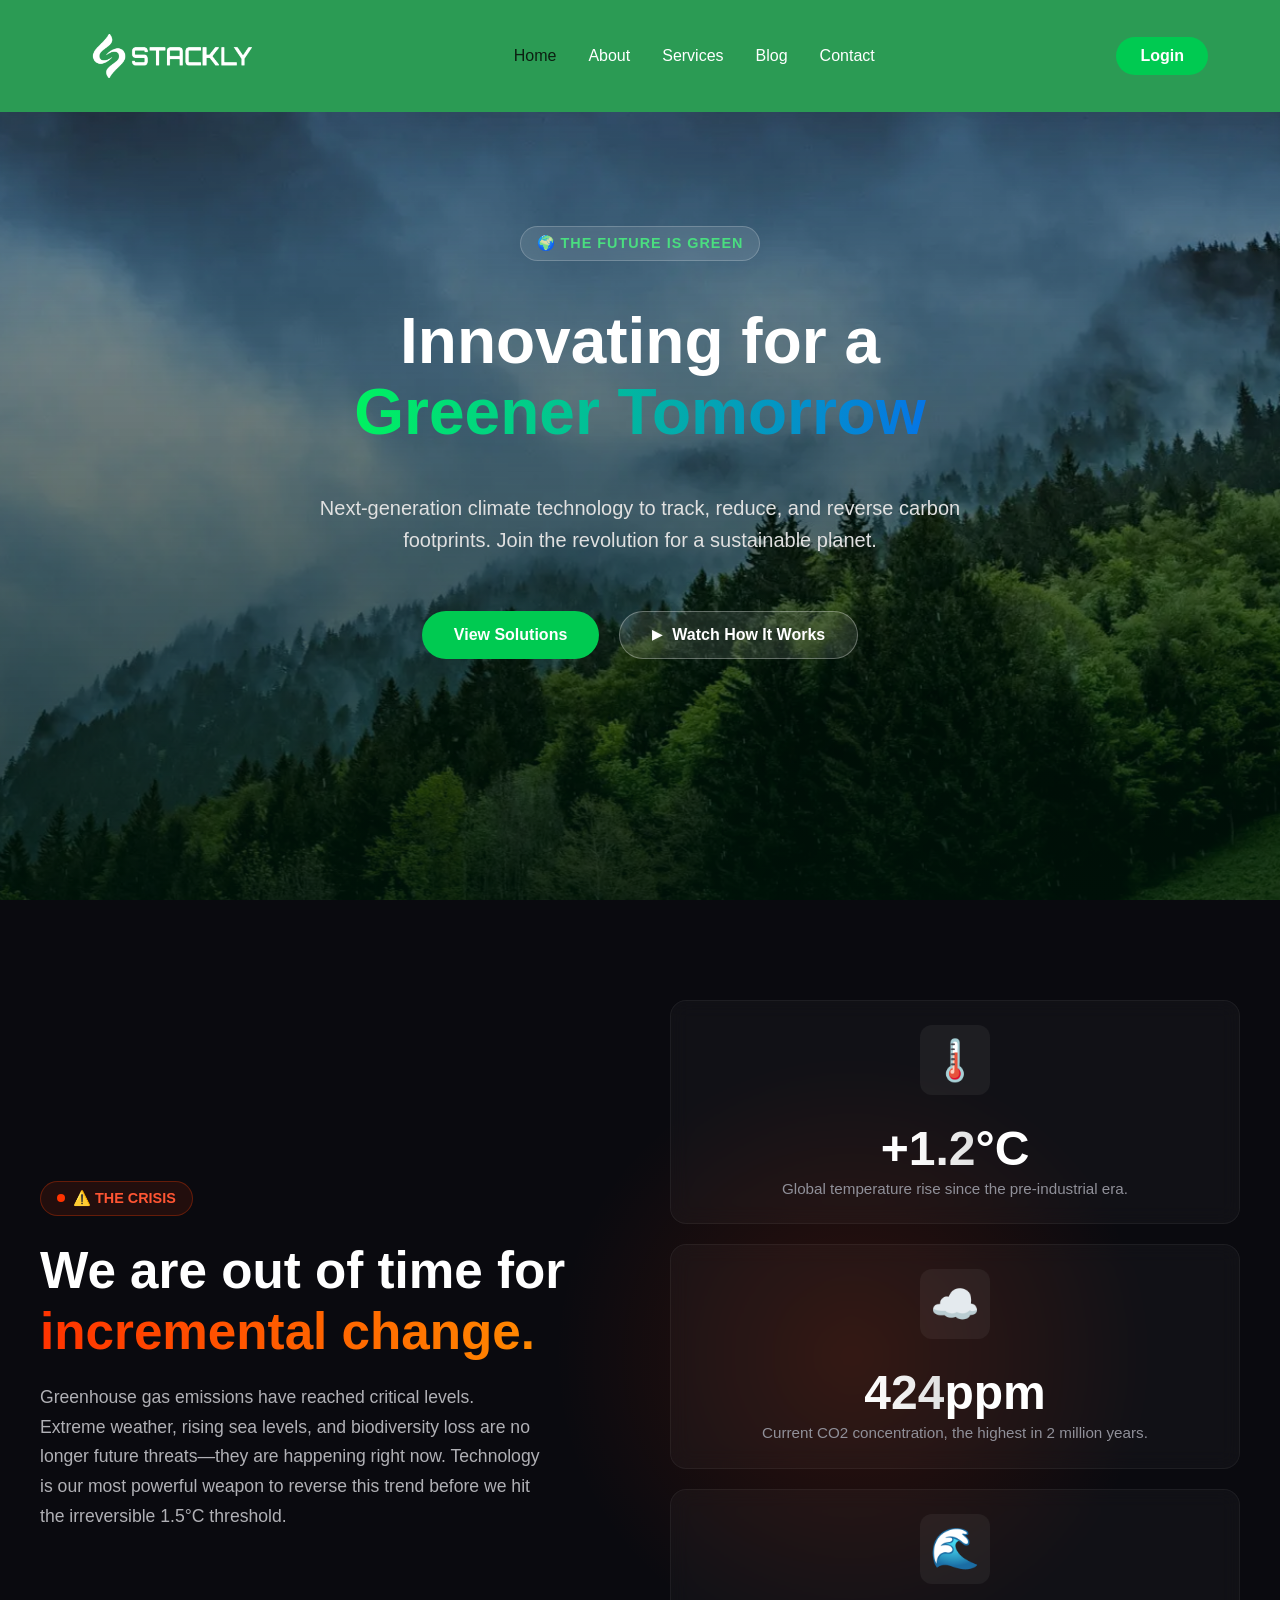
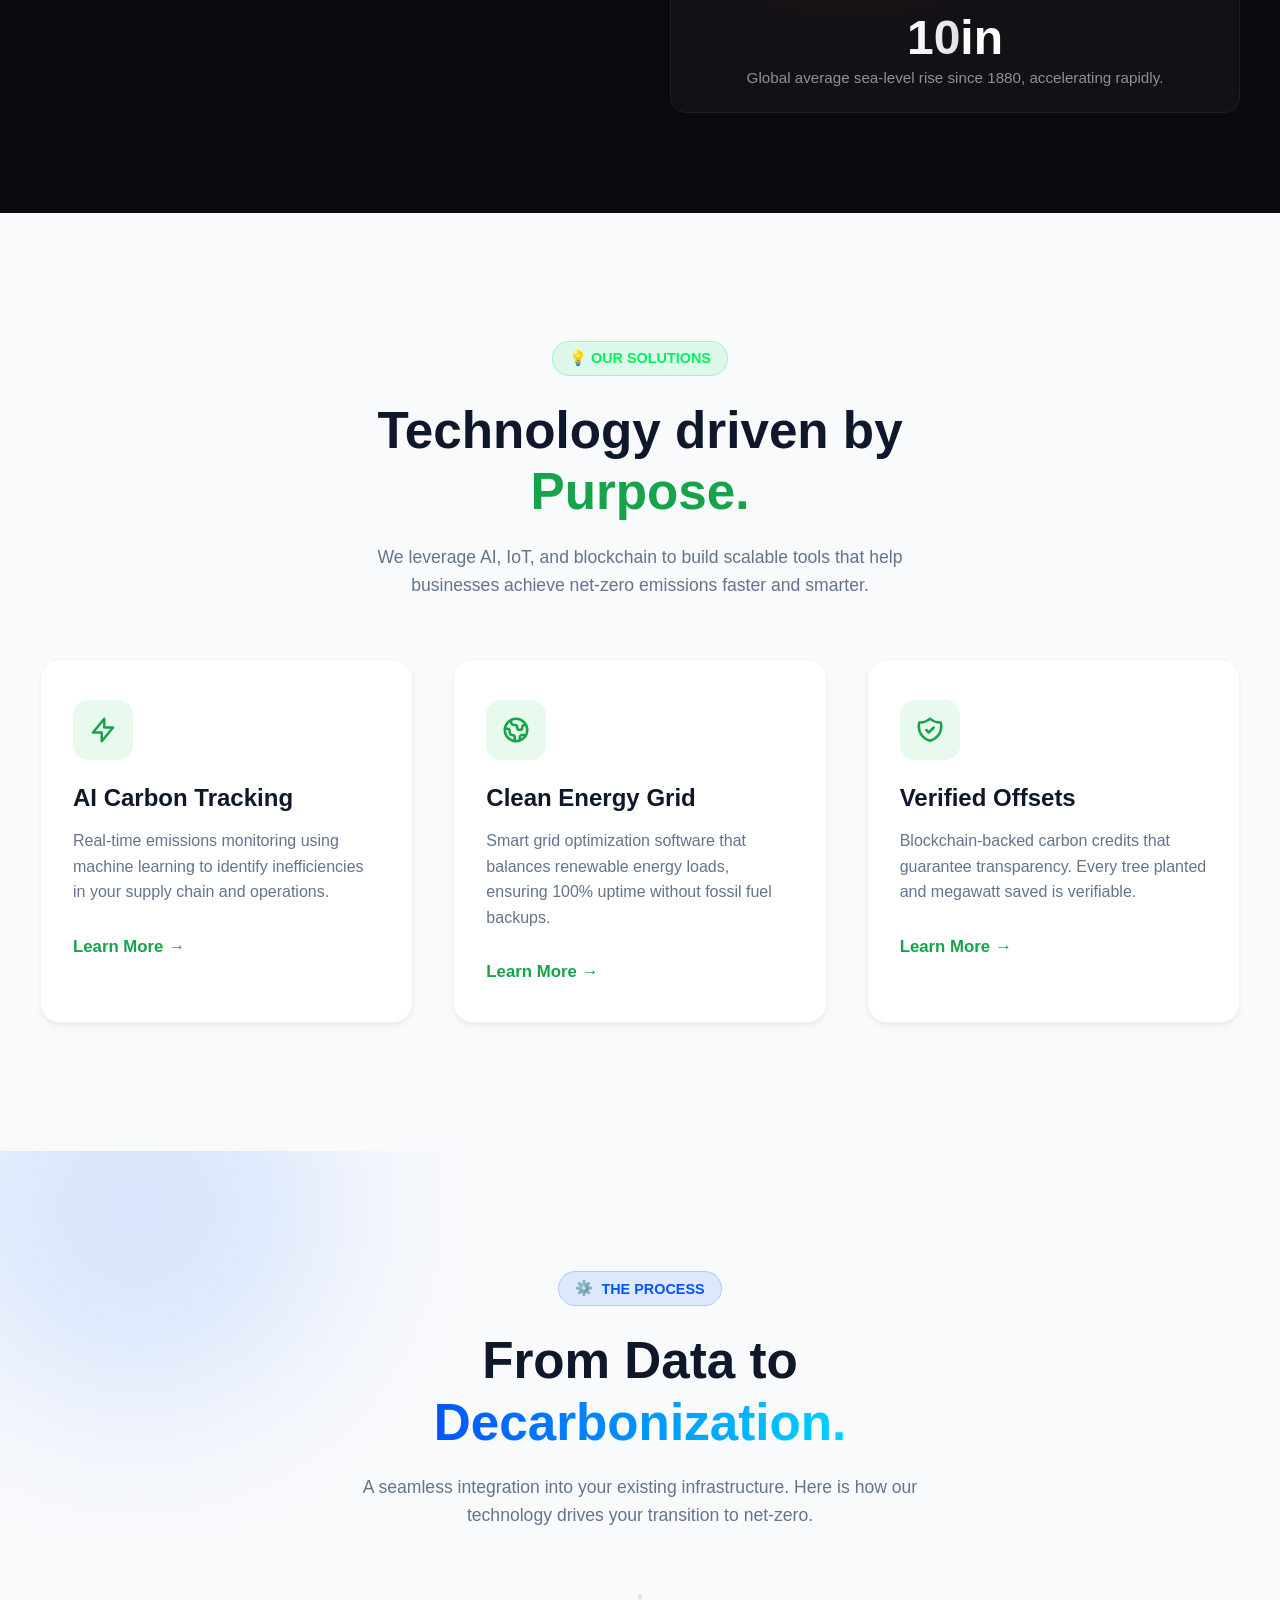
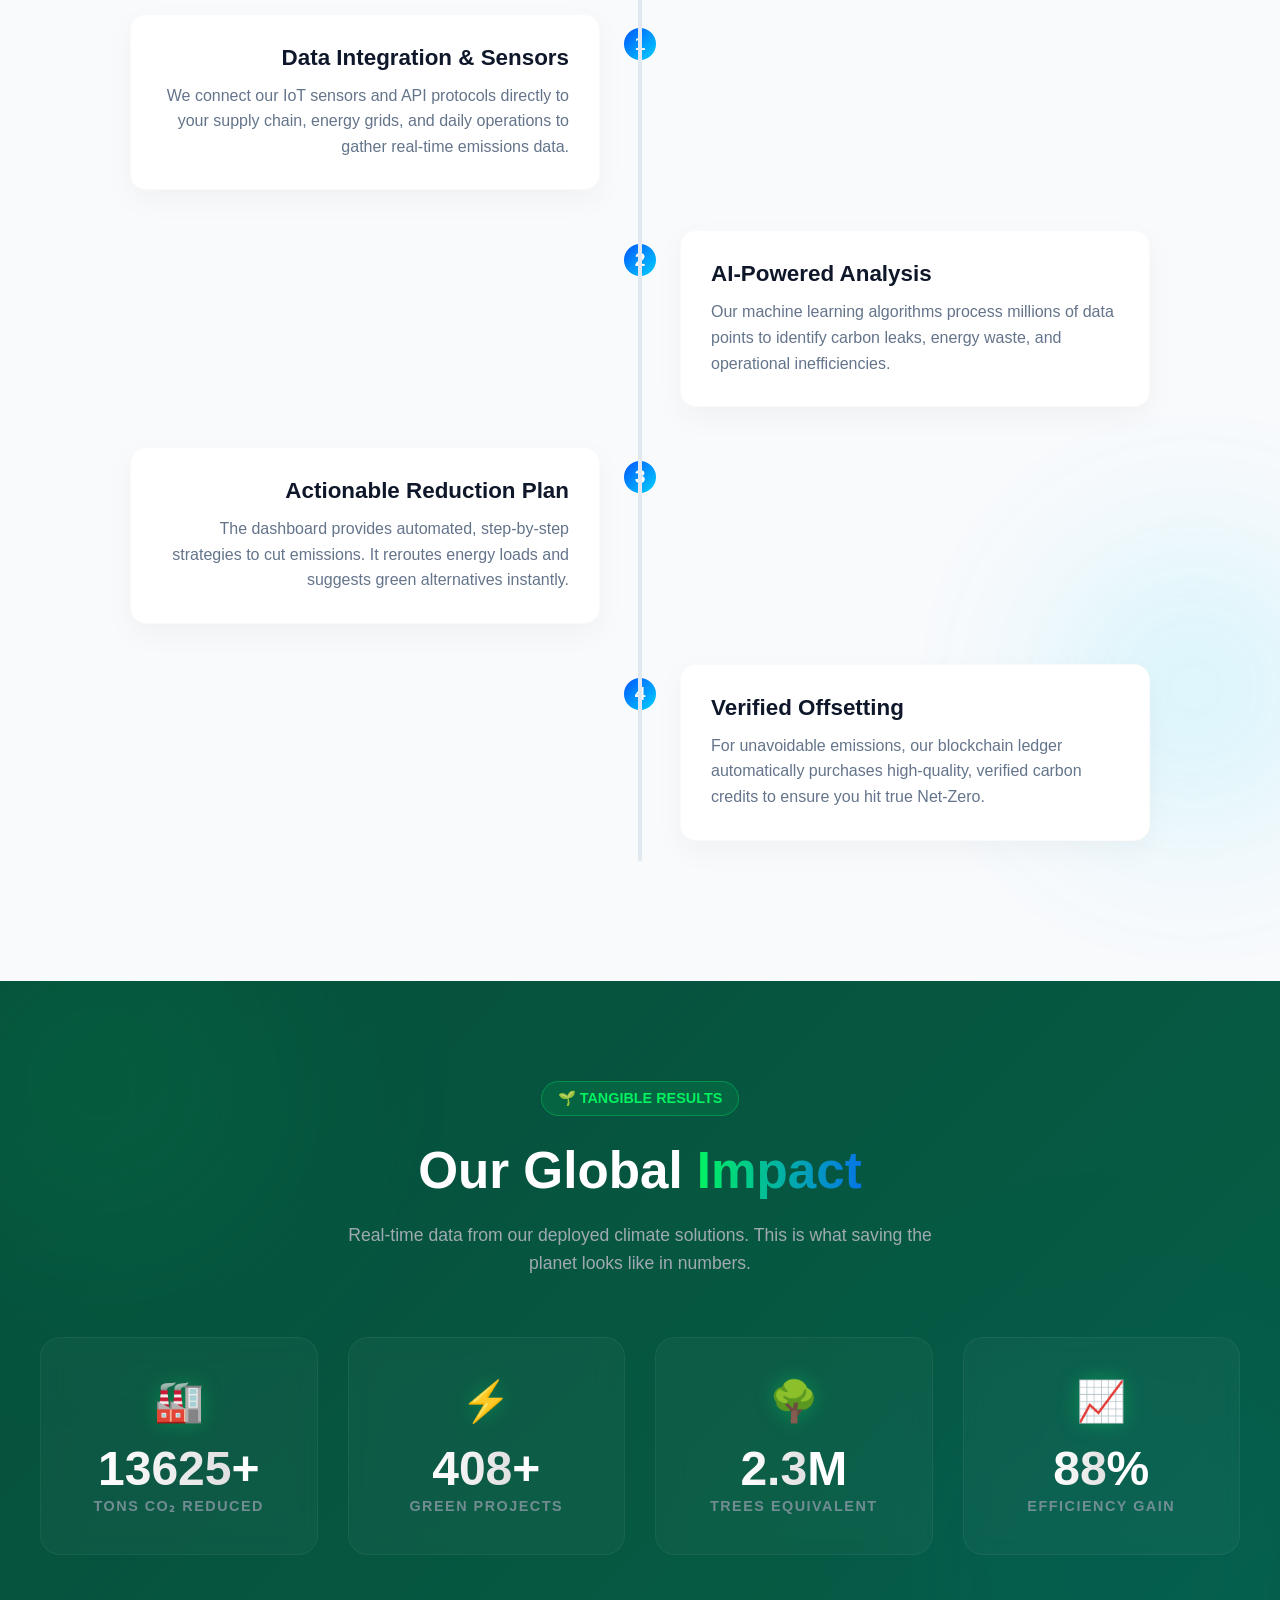
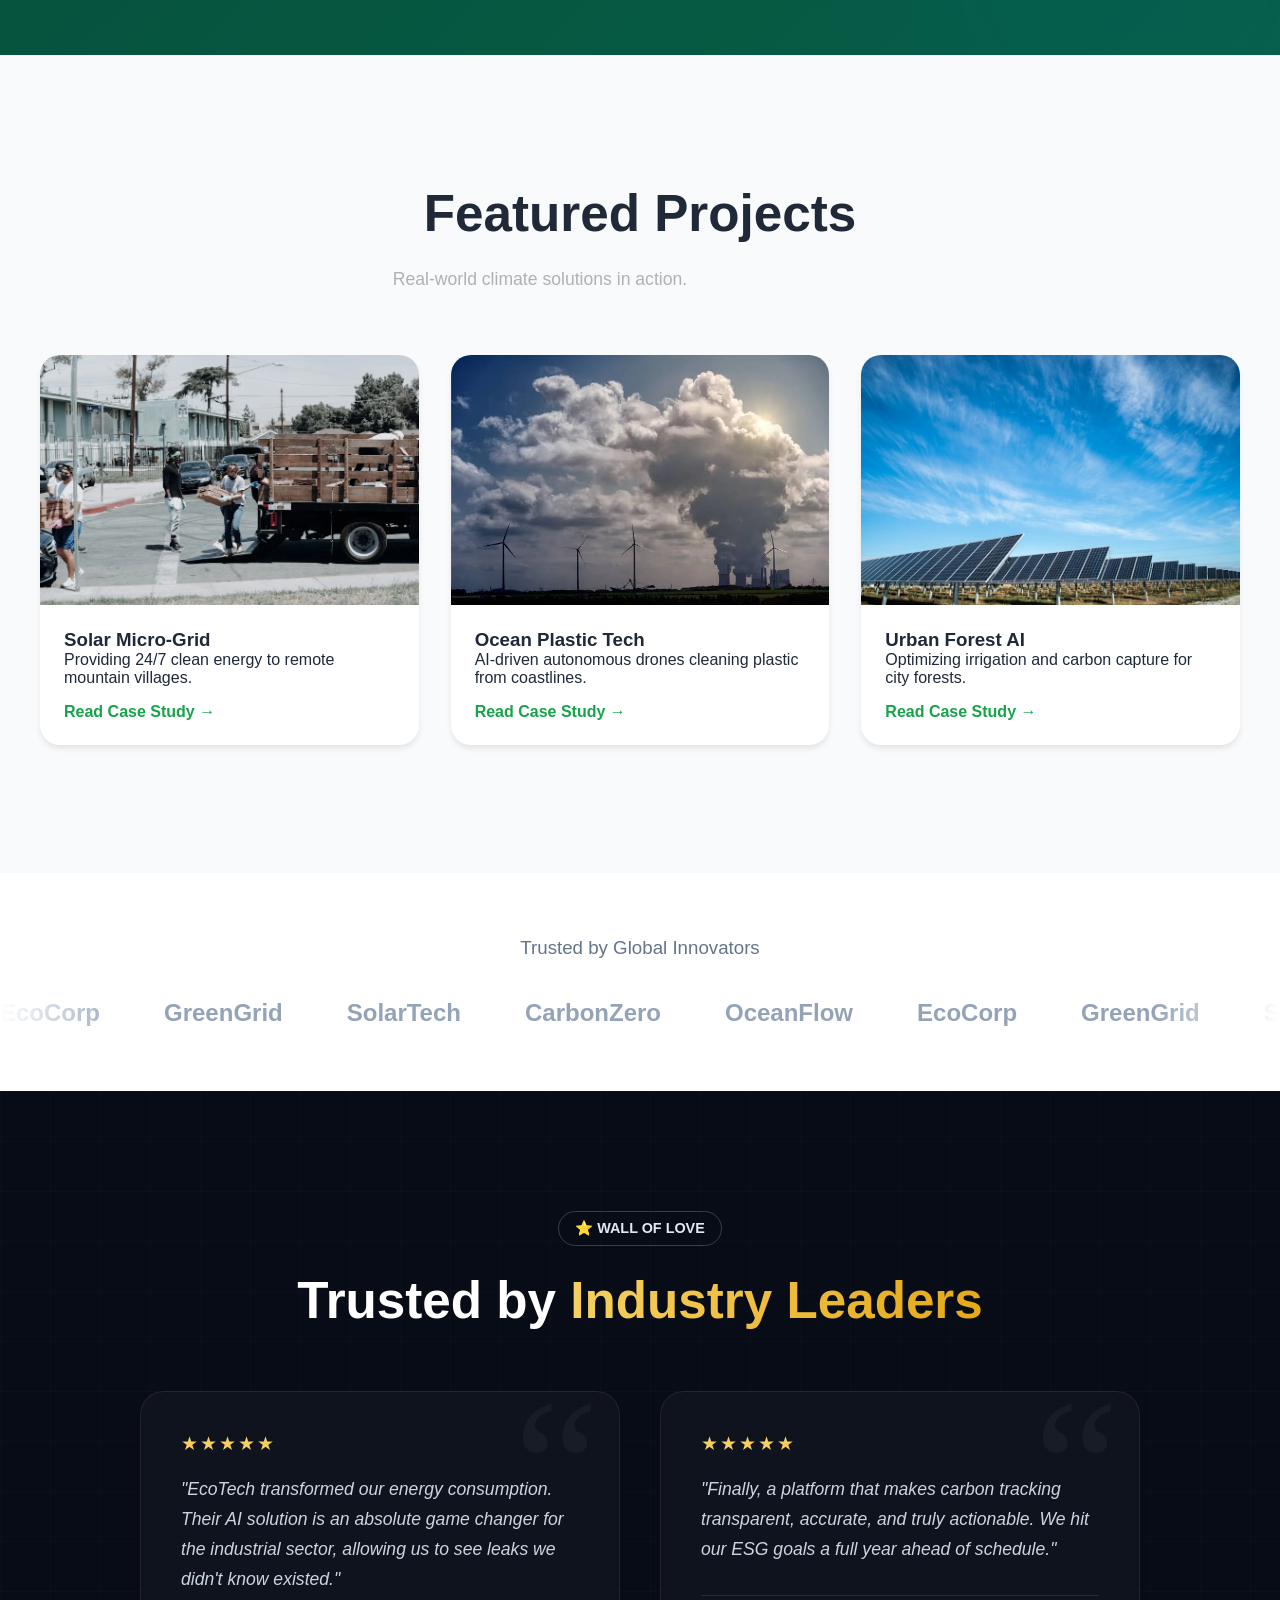
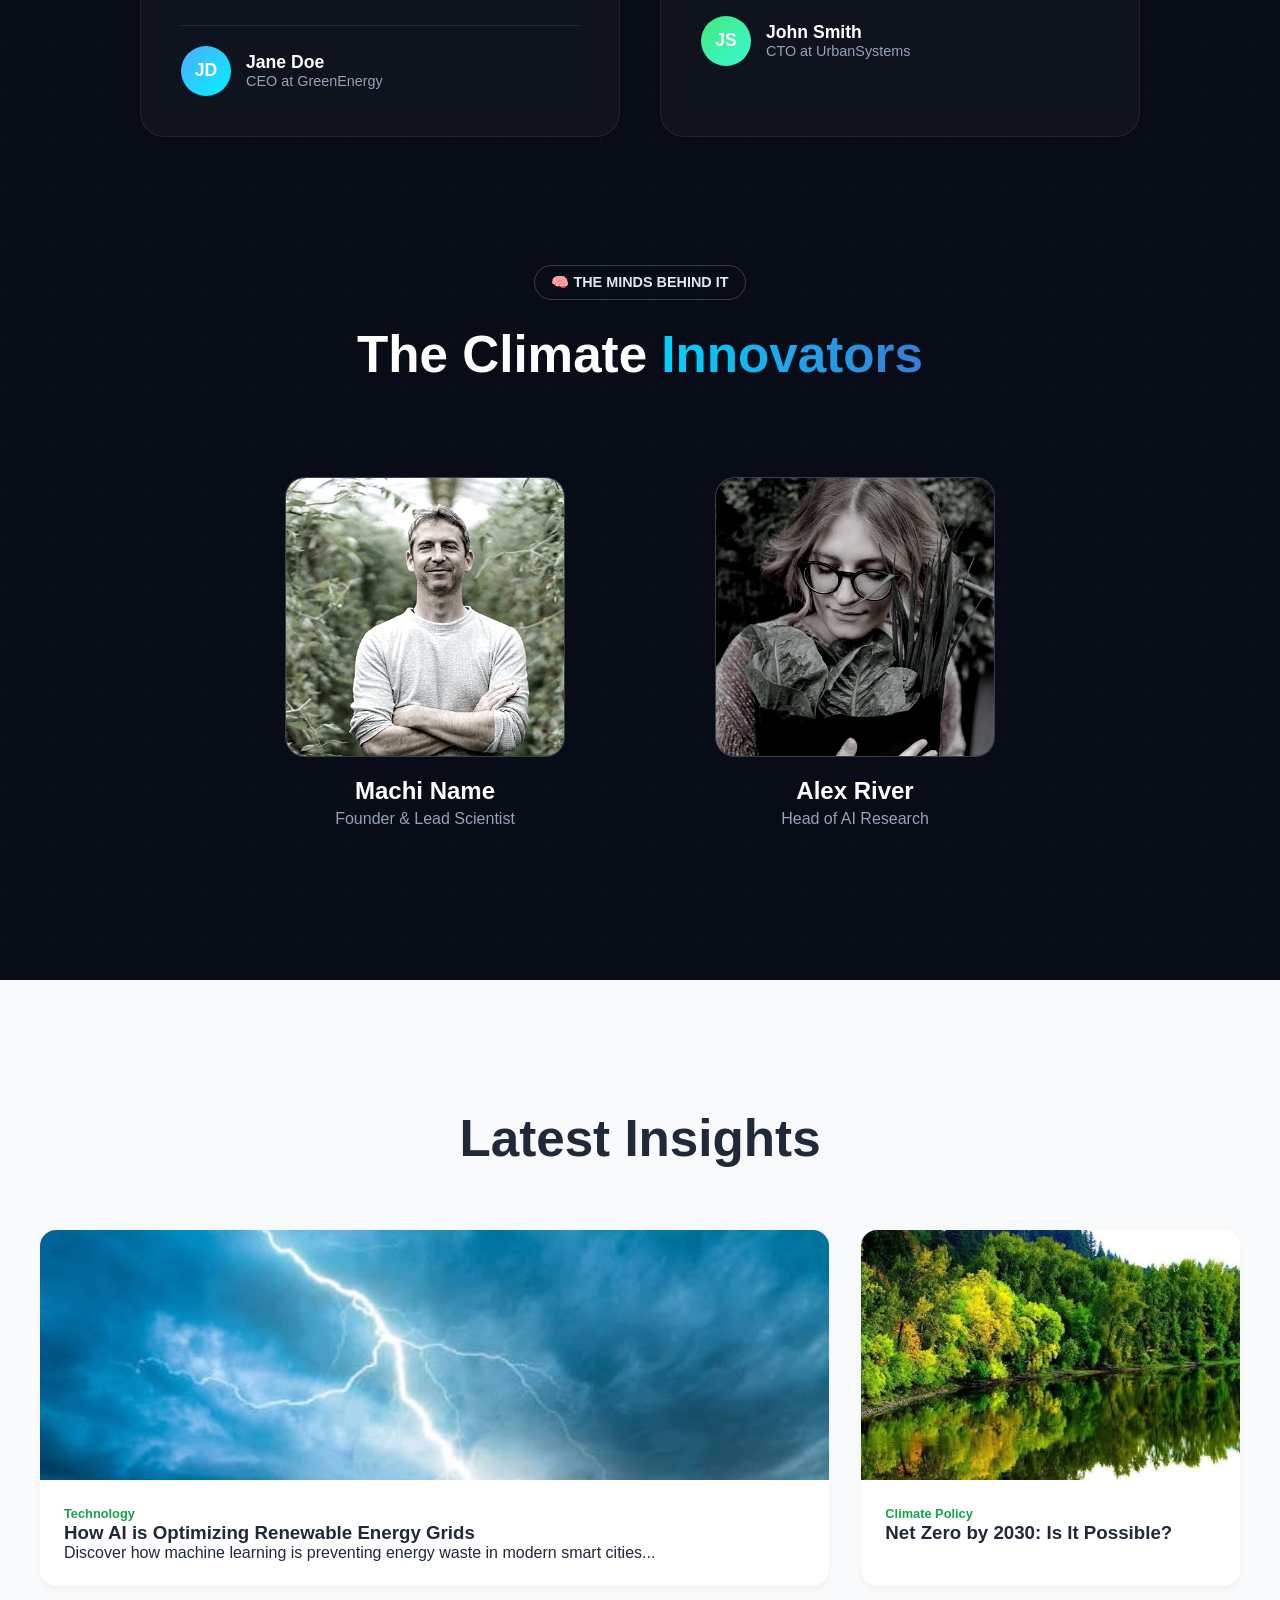
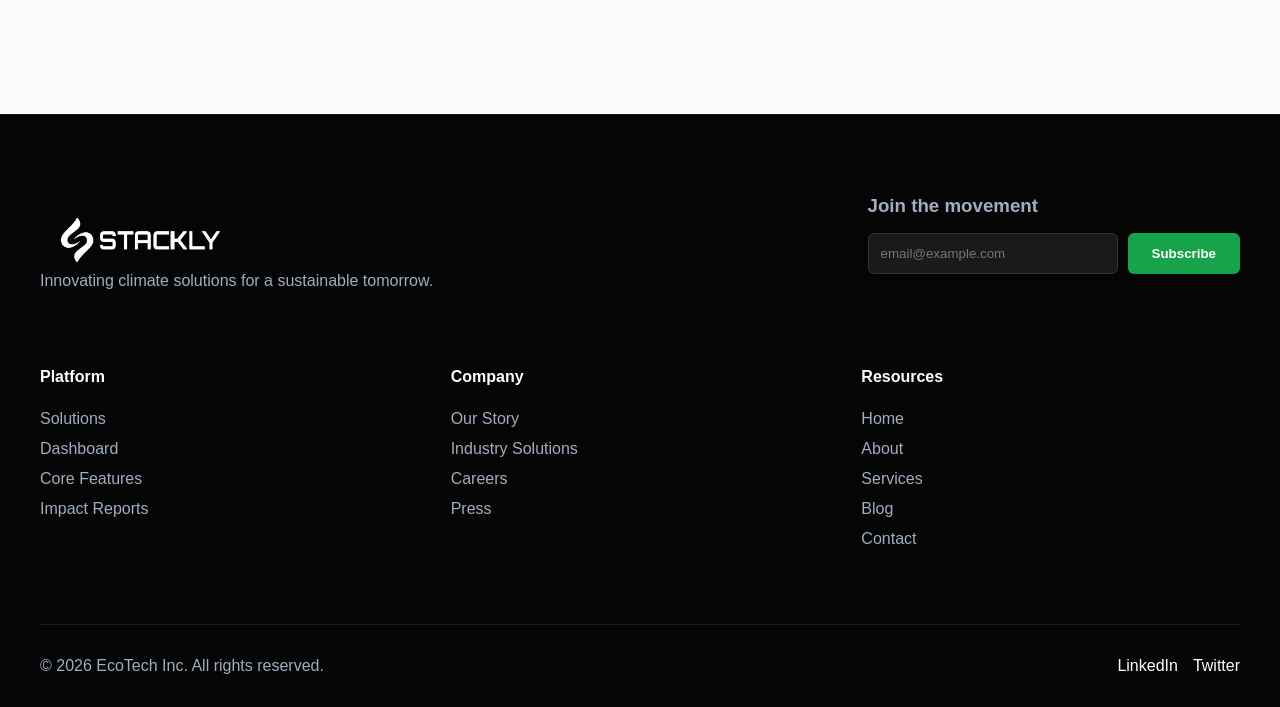
<file: index.html>
<!DOCTYPE html>
<html lang="en">

<head>
  <meta charset="UTF-8">
  <meta name="viewport" content="width=device-width, initial-scale=1.0">
  <title>ClimateTech | Green Future</title>
  <link rel="stylesheet" href="style.css">
</head>

<body>

  <nav id="navbar">
    <div class="nav-container">
      <a href="index.html" class="logo-container">
        <img src="./asset/Greenlogo.webp" alt="Company Logo" class="logo-img">
      </a>

      <ul class="nav-links">
        <li><a href="index.html" class="nav-link nav-activ">Home</a></li>
        <li><a href="about.html" class="nav-link">About</a></li>
        <li><a href="Services.html" class="nav-link">Services</a></li>
        <li><a href="blog.html" class="nav-link">Blog</a></li>
        <li><a href="Contact.html" class="nav-link">Contact</a></li>
      </ul>

      <a href="login.html" class="btn-primary desktop-btn">Login</a>

      <div class="hamburger" id="hamburger-btn">
        <div class="line"></div>
        <div class="line"></div>
        <div class="line"></div>
      </div>
    </div>

    <div class="mobile-menu" id="mobile-menu">
      <ul>
        <li><a href="index.html">Home</a></li>
        <li><a href="about.html">About</a></li>
        <li><a href="Services.html">Services</a></li>
        <li><a href="blog.html">Blog</a></li>
        <li><a href="Contact.html">Contact</a></li>
        <li><a href="#contact" class="btn-primary mobile-btn">Get Started</a></li>
      </ul>
    </div>
  </nav>


  <section class="hero-section" id="home">
  

  <div class="particles-container">
    <div class="particle leaf-1"></div>
    <div class="particle leaf-2"></div>
    <div class="particle leaf-3"></div>
    <div class="particle leaf-4"></div>
  </div>

 
  <div class="hero-bg-slider">
    <div class="slide active" style="background-image: url('./asset/Climate\ 1.webp');"></div>
    <div class="slide" style="background-image: url('./asset/Climate\ 2.webp');"></div>
    <div class="slide" style="background-image: url('./asset/Climate\ 3.webp');"></div>
    <div class="overlay"></div>
  </div>

  
  <div class="hero-container" id="parallax-content">
    <div class="reveal-wrapper">
      <div class="badge reveal-element">🌍 The Future is Green</div>
    </div>

    <div class="reveal-wrapper">
      <h1 class="title reveal-element delay-1">
        Innovating for a <br />
        <span class="gradient-text animated-gradient">Greener Tomorrow</span>
      </h1>
    </div>

    <div class="reveal-wrapper">
      <p class="subtitle reveal-element delay-2">
        Next-generation climate technology to track, reduce, and reverse carbon footprints. Join the revolution for a
        sustainable planet.
      </p>
    </div>

    <div class="reveal-wrapper">
      <div class="hero-buttons reveal-element delay-3">
        <a href="404.html" class="btn btn-primary glow-effect">View Solutions</a>
        <a href="404.html" class="btn btn-glass">
          <span class="play-icon">▶</span> Watch How It Works
        </a>
      </div>
    </div>
  </div>

  
 
</section>

<section class="problem-section" id="impact">
  <!-- Ambient background heat glow -->
  <div class="heat-glow"></div>
  
  <div class="problem-container">
    
    <!-- Left Column: Text -->
    <div class="problem-text scroll-reveal">
      <div class="badge-warning">
        <span class="pulse-dot"></span> ⚠️ The Crisis
      </div>
      <h2 class="section-title">
        We are out of time for <br> 
        <span class="text-red animated-text">incremental change.</span>
      </h2>
      <p class="section-description">
        Greenhouse gas emissions have reached critical levels. Extreme weather, rising sea levels, and biodiversity
        loss are no longer future threats—they are happening right now. Technology is our most powerful weapon to
        reverse this trend before we hit the irreversible 1.5°C threshold.
      </p>
    </div>

    <!-- Right Column: Stats -->
    <div class="problem-stats">
      
      <div class="stat-card scroll-reveal delay-1">
        <div class="stat-icon">🌡️</div>
        <div class="stat-content">
          <div class="stat-number">
            +<span class="counter" data-target="1.2">0</span>°C
          </div>
          <p>Global temperature rise since the pre-industrial era.</p>
        </div>
      </div>

      <div class="stat-card scroll-reveal delay-2">
        <div class="stat-icon">☁️</div>
        <div class="stat-content">
          <div class="stat-number">
            <span class="counter" data-target="424">0</span> ppm
          </div>
          <p>Current CO2 concentration, the highest in 2 million years.</p>
        </div>
      </div>

      <div class="stat-card scroll-reveal delay-3">
        <div class="stat-icon">🌊</div>
        <div class="stat-content">
          <div class="stat-number">
            <span class="counter" data-target="10">0</span> in
          </div>
          <p>Global average sea-level rise since 1880, accelerating rapidly.</p>
        </div>
      </div>

    </div>
  </div>
</section>


  <section class="solutions-section" id="solutions">
    <div class="solutions-container">


      <div class="section-header scroll-reveal">
        <div class="badge-green">💡 Our Solutions</div>
        <h2 class="section-title text-dark">
          Technology driven by <span class="text-green">Purpose.</span>
        </h2>
        <p class="section-description text-gray">
          We leverage AI, IoT, and blockchain to build scalable tools that help businesses achieve net-zero emissions
          faster and smarter.
        </p>
      </div>


      <div class="solutions-grid">


        <div class="solution-card scroll-reveal delay-1">
          <div class="icon-wrapper">
            <svg fill="none" stroke="currentColor" viewBox="0 0 24 24" xmlns="http://www.w3.org/2000/svg">
              <path stroke-linecap="round" stroke-linejoin="round" stroke-width="2" d="M13 10V3L4 14h7v7l9-11h-7z">
              </path>
            </svg>
          </div>
          <h3>AI Carbon Tracking</h3>
          <p>Real-time emissions monitoring using machine learning to identify inefficiencies in your supply chain and
            operations.</p>
          <a href="404.html" class="learn-more">Learn More <span>→</span></a>
        </div>


        <div class="solution-card scroll-reveal delay-2">
          <div class="icon-wrapper">
            <svg fill="none" stroke="currentColor" viewBox="0 0 24 24" xmlns="http://www.w3.org/2000/svg">
              <path stroke-linecap="round" stroke-linejoin="round" stroke-width="2"
                d="M3.055 11H5a2 2 0 012 2v1a2 2 0 002 2 2 2 0 012 2v2.945M8 3.935V5.5A2.5 2.5 0 0010.5 8h.5a2 2 0 012 2 2 2 0 104 0 2 2 0 012-2h1.064M15 20.488V18a2 2 0 012-2h3.064M21 12a9 9 0 11-18 0 9 9 0 0118 0z">
              </path>
            </svg>
          </div>
          <h3>Clean Energy Grid</h3>
          <p>Smart grid optimization software that balances renewable energy loads, ensuring 100% uptime without fossil
            fuel backups.</p>
          <a href="404.html" class="learn-more">Learn More <span>→</span></a>
        </div>


        <div class="solution-card scroll-reveal delay-3">
          <div class="icon-wrapper">
            <svg fill="none" stroke="currentColor" viewBox="0 0 24 24" xmlns="http://www.w3.org/2000/svg">
              <path stroke-linecap="round" stroke-linejoin="round" stroke-width="2"
                d="M9 12l2 2 4-4m5.618-4.016A11.955 11.955 0 0112 2.944a11.955 11.955 0 01-8.618 3.04A12.02 12.02 0 003 9c0 5.591 3.824 10.29 9 11.622 5.176-1.332 9-6.03 9-11.622 0-1.042-.133-2.052-.382-3.016z">
              </path>
            </svg>
          </div>
          <h3>Verified Offsets</h3>
          <p>Blockchain-backed carbon credits that guarantee transparency. Every tree planted and megawatt saved is
            verifiable.</p>
          <a href="404.html" class="learn-more">Learn More <span>→</span></a>
        </div>

      </div>
    </div>
  </section>

  <section class="how-it-works-section" id="process">
  <!-- Subtle animated background elements -->
  <div class="bg-shape shape-blue"></div>
  <div class="bg-shape shape-cyan"></div>

  <div class="how-container">
    
    <!-- Header -->
    <div class="section-header scroll-reveal">
      <div class="badge-blue">
        <span class="gear-icon">⚙️</span> The Process
      </div>
      <h2 class="section-title text-dark">
        From Data to <br class="mobile-break">
        <span class="text-blue animated-gradient-blue">Decarbonization.</span>
      </h2>
      <p class="section-description text-gray">
        A seamless integration into your existing infrastructure. Here is how our technology drives your transition to net-zero.
      </p>
    </div>

    <!-- Timeline -->
    <div class="timeline">
      <!-- The central glowing line -->
      <div class="timeline-line"></div>

      <!-- Item 1 -->
      <div class="timeline-item left scroll-reveal delay-1">
        <div class="timeline-dot">1</div>
        <div class="timeline-content">
          <h3>Data Integration & Sensors</h3>
          <p>We connect our IoT sensors and API protocols directly to your supply chain, energy grids, and daily
            operations to gather real-time emissions data.</p>
        </div>
      </div>

      <!-- Item 2 -->
      <div class="timeline-item right scroll-reveal delay-2">
        <div class="timeline-dot">2</div>
        <div class="timeline-content">
          <h3>AI-Powered Analysis</h3>
          <p>Our machine learning algorithms process millions of data points to identify carbon leaks, energy waste,
            and operational inefficiencies.</p>
        </div>
      </div>

      <!-- Item 3 -->
      <div class="timeline-item left scroll-reveal delay-3">
        <div class="timeline-dot">3</div>
        <div class="timeline-content">
          <h3>Actionable Reduction Plan</h3>
          <p>The dashboard provides automated, step-by-step strategies to cut emissions. It reroutes energy loads and
            suggests green alternatives instantly.</p>
        </div>
      </div>

      <!-- Item 4 -->
      <div class="timeline-item right scroll-reveal delay-4">
        <div class="timeline-dot">4</div>
        <div class="timeline-content">
          <h3>Verified Offsetting</h3>
          <p>For unavoidable emissions, our blockchain ledger automatically purchases high-quality, verified carbon
            credits to ensure you hit true Net-Zero.</p>
        </div>
      </div>

    </div>
  </div>
</section>

<section class="impact-section" id="impact">
  <!-- Animated Background Orbs -->
  <div class="impact-bg-orb orb-1"></div>
  <div class="impact-bg-orb orb-2"></div>

  <div class="impact-container">
    
    <!-- Header -->
    <div class="impact-header scroll-reveal">
      <div class="badge-green">🌱 Tangible Results</div>
      <h2 class="section-title text-white">
        Our Global <span class="text-gradient-green">Impact</span>
      </h2>
      <p class="section-description">
        Real-time data from our deployed climate solutions. This is what saving the planet looks like in numbers.
      </p>
    </div>

    <!-- Stats Grid -->
    <div class="impact-grid">
      
      <div class="impact-card scroll-reveal float-1">
        <div class="card-icon">🏭</div>
        <div class="stat-number">
          <span class="counter" data-target="15000">0</span>+
        </div>
        <p class="stat-label">Tons CO₂ Reduced</p>
        <div class="card-glow"></div>
      </div>

      <div class="impact-card scroll-reveal delay-1 float-2">
        <div class="card-icon">⚡</div>
        <div class="stat-number">
          <span class="counter" data-target="450">0</span>+
        </div>
        <p class="stat-label">Green Projects</p>
        <div class="card-glow"></div>
      </div>

      <div class="impact-card scroll-reveal delay-2 float-3">
        <div class="card-icon">🌳</div>
        <div class="stat-number">
          <span class="counter" data-target="2.5">0</span>M
        </div>
        <p class="stat-label">Trees Equivalent</p>
        <div class="card-glow"></div>
      </div>

      <div class="impact-card scroll-reveal delay-3 float-4">
        <div class="card-icon">📈</div>
        <div class="stat-number">
          <span class="counter" data-target="98">0</span>%
        </div>
        <p class="stat-label">Efficiency Gain</p>
        <div class="card-glow"></div>
      </div>

    </div>
  </div>
</section>

  <section class="projects-section" id="projects">
    <div class="projects-container">
      <div class="section-header scroll-reveal">
        <h2 class="section-title">Featured Projects</h2>
        <p class="section-description">Real-world climate solutions in action.</p>
      </div>

      <div class="projects-grid">
        <div class="project-card scroll-reveal">
          <div class="project-img" style="background-image: url('./asset/clim1.webp');"></div>
          <div class="project-content">
            <h3>Solar Micro-Grid</h3>
            <p>Providing 24/7 clean energy to remote mountain villages.</p>
            <a href="404.html" class="view-project">Read Case Study →</a>
          </div>
        </div>

        <div class="project-card scroll-reveal delay-1">
          <div class="project-img" style="background-image: url('./asset/clim2.webp');"></div>
          <div class="project-content">
            <h3>Ocean Plastic Tech</h3>
            <p>AI-driven autonomous drones cleaning plastic from coastlines.</p>
            <a href="404.html" class="view-project">Read Case Study →</a>
          </div>
        </div>

        <div class="project-card scroll-reveal delay-2">
          <div class="project-img" style="background-image: url('./asset/clim3.webp');"></div>
          <div class="project-content">
            <h3>Urban Forest AI</h3>
            <p>Optimizing irrigation and carbon capture for city forests.</p>
            <a href="404.html" class="view-project">Read Case Study →</a>
          </div>
        </div>
      </div>
    </div>
  </section>

  <section class="partners-section">
    <div class="partners-container">
      <h3 class="partners-title">Trusted by Global Innovators</h3>

      <div class="marquee-wrapper">
        <div class="marquee-track">
          <div class="logo-item"><span>EcoCorp</span></div>
          <div class="logo-item"><span>GreenGrid</span></div>
          <div class="logo-item"><span>SolarTech</span></div>
          <div class="logo-item"><span>CarbonZero</span></div>
          <div class="logo-item"><span>OceanFlow</span></div>

          <div class="logo-item"><span>EcoCorp</span></div>
          <div class="logo-item"><span>GreenGrid</span></div>
          <div class="logo-item"><span>SolarTech</span></div>
          <div class="logo-item"><span>CarbonZero</span></div>
          <div class="logo-item"><span>OceanFlow</span></div>
        </div>
      </div>
    </div>
  </section>

  <section class="trust-section" id="about">
  <!-- Subtle animated background grid -->
  <div class="trust-bg-grid"></div>

  <div class="trust-container">

    <!-- TESTIMONIALS HEADER -->
    <div class="section-header scroll-reveal">
      <div class="badge-outline">⭐ Wall of Love</div>
      <h2 class="section-title text-white">
        Trusted by <span class="text-gradient-gold">Industry Leaders</span>
      </h2>
    </div>

    <!-- TESTIMONIALS GRID -->
    <div class="trust-grid">
      
      <div class="trust-card scroll-reveal">
        <div class="quote-mark">“</div>
        <div class="stars">★★★★★</div>
        <p class="quote-text">
          "EcoTech transformed our energy consumption. Their AI solution is an absolute game changer for the industrial sector, allowing us to see leaks we didn't know existed."
        </p>
        <div class="author-info">
          <div class="author-avatar avatar-1">JD</div>
          <div class="author-details">
            <span class="author-name">Jane Doe</span>
            <span class="author-role">CEO at GreenEnergy</span>
          </div>
        </div>
      </div>

      <div class="trust-card scroll-reveal delay-1">
        <div class="quote-mark">“</div>
        <div class="stars">★★★★★</div>
        <p class="quote-text">
          "Finally, a platform that makes carbon tracking transparent, accurate, and truly actionable. We hit our ESG goals a full year ahead of schedule."
        </p>
        <div class="author-info">
          <div class="author-avatar avatar-2">JS</div>
          <div class="author-details">
            <span class="author-name">John Smith</span>
            <span class="author-role">CTO at UrbanSystems</span>
          </div>
        </div>
      </div>

    </div>

    <!-- TEAM HEADER -->
    <div class="section-header scroll-reveal" style="margin-top: 8rem;">
      <div class="badge-outline">🧠 The Minds Behind It</div>
      <h2 class="section-title text-white">
        The Climate <span class="text-gradient-blue">Innovators</span>
      </h2>
    </div>

    <!-- TEAM GRID -->
    <div class="team-grid">
      
      <div class="team-member scroll-reveal float-element">
        <div class="img-wrapper">
          <img src="./asset/clim4.webp" alt="Machi Name">
          <div class="social-overlay">
            <a href="404.html" class="social-icon">in</a>
            <a href="404.html" class="social-icon">𝕏</a>
          </div>
        </div>
        <div class="member-info">
          <h3>Machi Name</h3>
          <p>Founder & Lead Scientist</p>
        </div>
      </div>

      <div class="team-member scroll-reveal delay-1 float-element-alt">
        <div class="img-wrapper">
          <img src="./asset/clim5.webp" alt="Team Member">
          <div class="social-overlay">
            <a href="404.html" class="social-icon">in</a>
            <a href="404.html" class="social-icon">𝕏</a>
          </div>
        </div>
        <div class="member-info">
          <h3>Alex River</h3>
          <p>Head of AI Research</p>
        </div>
      </div>

    </div>
  </div>
</section>

  <section class="blog-section" id="blog">
    <div class="blog-container">
      <div class="section-header scroll-reveal">
        <h2 class="section-title">Latest Insights</h2>
      </div>

      <div class="blog-grid">
        <article class="blog-card featured scroll-reveal">
          <div class="blog-img" style="background-image: url('./asset/clim6.webp');"></div>
          <div class="blog-content">
            <span class="category">Technology</span>
            <h3>How AI is Optimizing Renewable Energy Grids</h3>
            <p>Discover how machine learning is preventing energy waste in modern smart cities...</p>
          </div>
        </article>

        <article class="blog-card scroll-reveal delay-1">
          <div class="blog-img" style="background-image: url('./asset/clim7.webp');"></div>
          <div class="blog-content">
            <span class="category">Climate Policy</span>
            <h3>Net Zero by 2030: Is It Possible?</h3>
          </div>
        </article>

      </div>
    </div>
  </section>

  <footer class="footer-section">
    <div class="footer-container">


      <div class="footer-top">
        <div class="brand-side">
          <a href="index.html" class="logo-container">
            <img src="./asset/Greenlogo.webp" alt="Company Logo" class="logo-img">
          </a>
          <p>Innovating climate solutions for a sustainable tomorrow.</p>
        </div>

        <div class="newsletter-side">
          <h3>Join the movement</h3>
          <form id="newsletter-form" class="newsletter-form">
            <input type="email" id="email-input" placeholder="email@example.com" required>
            <button type="submit">Subscribe</button>
          </form>

          <p id="form-message" style="margin-top: 10px; font-size: 0.9rem;"></p>
        </div>
      </div>


      <div class="footer-middle">
        <div class="link-group">
          <h4>Platform</h4>
          <a href="404.html">Solutions</a>
          <a href="404.html">Dashboard</a>
          <a href="404.html">Core Features</a>
          <a href="404.html">Impact Reports</a>
        </div>
        <div class="link-group">
          <h4>Company</h4>
          <a href="404.html">Our Story</a>
          <a href="404.html">Industry Solutions</a>
          <a href="404.html">Careers</a>
          <a href="404.html">Press</a>
        </div>
        <div class="link-group">
          <h4>Resources</h4>
          <a href="index.html">Home</a>
          <a href="about.html">About</a>
          <a href="Services.html">Services</a>
          <a href="blog.html">Blog</a>
          <a href="Contact.html">Contact</a>
        </div>
      </div>

      <!-- Bottom Part -->
      <div class="footer-bottom">
        <p>&copy; 2026 EcoTech Inc. All rights reserved.</p>
        <div class="social-links">
          <a href="404.html">LinkedIn</a>
          <a href="404.html">Twitter</a>
        </div>
      </div>
    </div>
  </footer>

  <script>

    document.addEventListener("DOMContentLoaded", () => {


      const slides = document.querySelectorAll('.slide');
      let currentSlide = 0;

      function nextSlide() {

        slides[currentSlide].classList.remove('active');


        currentSlide = (currentSlide + 1) % slides.length;


        slides[currentSlide].classList.add('active');
      }


      setInterval(nextSlide, 5000);



      const heroSection = document.querySelector(".hero-section");
      const content = document.getElementById("parallax-content");

      if (window.innerWidth > 768) {
        heroSection.addEventListener("mousemove", (e) => {

          const width = window.innerWidth;
          const height = window.innerHeight;
          const mouseX = e.clientX;
          const mouseY = e.clientY;


          const rotateX = ((mouseY / height) - 0.5) * -10;
          const rotateY = ((mouseX / width) - 0.5) * 10;

          // Apply the 3D rotation to the text container
          content.style.transform = `rotateX(${rotateX}deg) rotateY(${rotateY}deg)`;
          content.style.transition = `transform 0.1s ease-out`;
        });


        heroSection.addEventListener("mouseleave", () => {
          content.style.transform = `rotateX(0deg) rotateY(0deg)`;
          content.style.transition = `transform 0.5s ease-out`;
        });
      }
    });


    document.addEventListener("DOMContentLoaded", () => {


      const revealElements = document.querySelectorAll(".scroll-reveal");

      const revealOptions = {
        threshold: 0.2,
        rootMargin: "0px 0px -50px 0px"
      };

      const revealOnScroll = new IntersectionObserver(function (entries, observer) {
        entries.forEach(entry => {
          if (!entry.isIntersecting) {
            return;
          } else {

            entry.target.classList.add("in-view");


            const counters = entry.target.querySelectorAll(".counter");
            counters.forEach(counter => animateCounter(counter));


            observer.unobserve(entry.target);
          }
        });
      }, revealOptions);

      revealElements.forEach(el => {
        revealOnScroll.observe(el);
      });


      function animateCounter(counter) {
        const target = parseFloat(counter.getAttribute("data-target"));
        const duration = 2000;
        const frameRate = 1000 / 60;
        const totalFrames = Math.round(duration / frameRate);
        const increment = target / totalFrames;
        let currentNumber = 0;


        const isDecimal = target % 1 !== 0;

        const counterInterval = setInterval(() => {
          currentNumber += increment;

          if (currentNumber >= target) {

            counter.innerText = target;
            clearInterval(counterInterval);
          } else {

            counter.innerText = isDecimal ? currentNumber.toFixed(1) : Math.floor(currentNumber);
          }
        }, frameRate);
      }

    });

    document.addEventListener("DOMContentLoaded", function() {
  const slides = document.querySelectorAll('.slide');
  let currentSlide = 0;

  setInterval(() => {
    slides[currentSlide].classList.remove('active');
    currentSlide = (currentSlide + 1) % slides.length;
    slides[currentSlide].classList.add('active');
  }, 5000); // Changes image every 5 seconds
});

document.addEventListener("DOMContentLoaded", () => {
  // 1. SCROLL REVEAL LOGIC
  const revealElements = document.querySelectorAll(".scroll-reveal");
  
  const revealOptions = {
    threshold: 0.2, // Triggers when 20% of the element is visible
    rootMargin: "0px 0px -50px 0px"
  };

  const revealOnScroll = new IntersectionObserver(function(entries, observer) {
    entries.forEach(entry => {
      if (!entry.isIntersecting) return;
      
      // Add 'active' class to trigger CSS transition
      entry.target.classList.add("active");
      
      // If the element has counters, start them
      const counters = entry.target.querySelectorAll(".counter");
      counters.forEach(counter => animateCounter(counter));
      
      // Stop observing once revealed
      observer.unobserve(entry.target);
    });
  }, revealOptions);

  revealElements.forEach(el => revealOnScroll.observe(el));

  // 2. NUMBER COUNTER ANIMATION
  function animateCounter(counter) {
    const target = parseFloat(counter.getAttribute("data-target"));
    const duration = 2000; // 2 seconds
    const frameRate = 30; // ms per frame
    const totalFrames = duration / frameRate;
    const increment = target / totalFrames;
    let current = 0;
    
    // Check if the number has a decimal point
    const isDecimal = target % 1 !== 0; 

    const timer = setInterval(() => {
      current += increment;
      if (current >= target) {
        current = target;
        clearInterval(timer);
      }
      // Format number: 1 decimal place if needed, else whole number
      counter.innerText = isDecimal ? current.toFixed(1) : Math.floor(current);
    }, frameRate);
  }
});


  </script>

  <script src="main.js"></script>
</body>

</html>
</file>
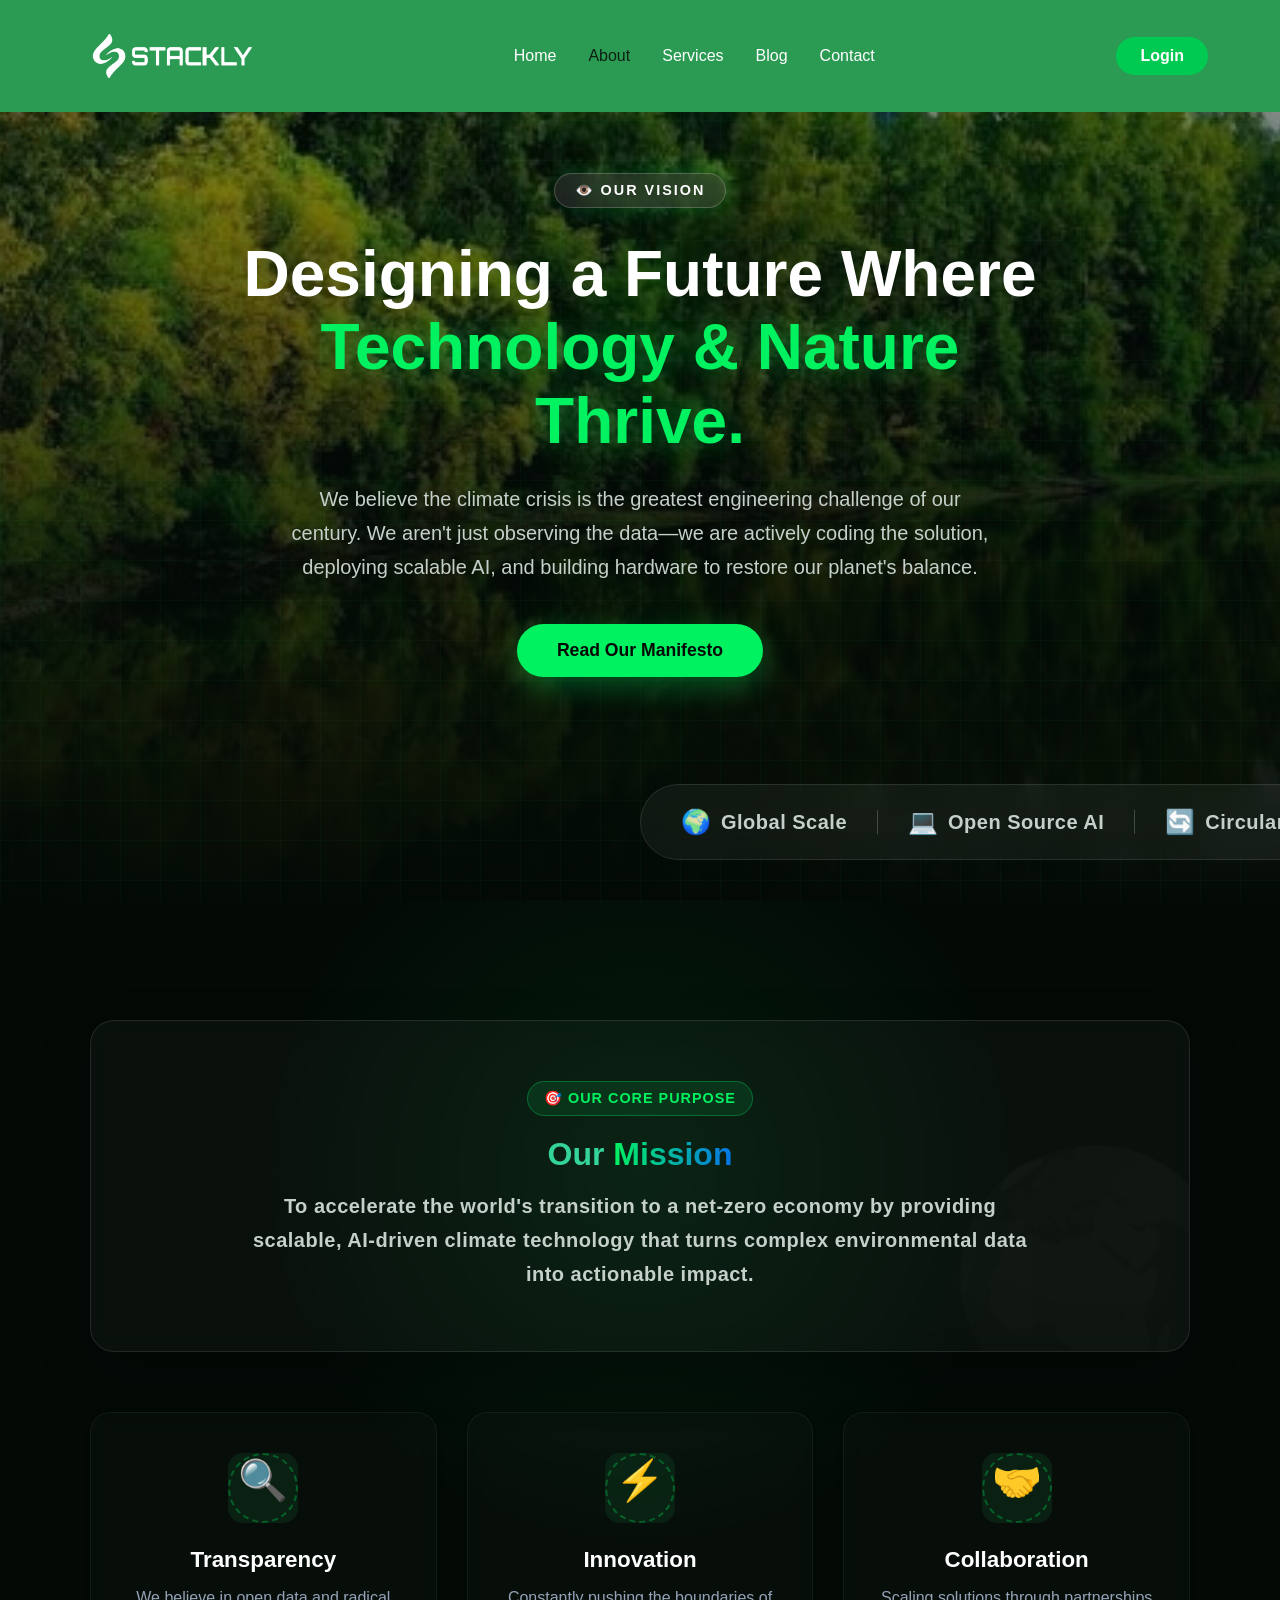
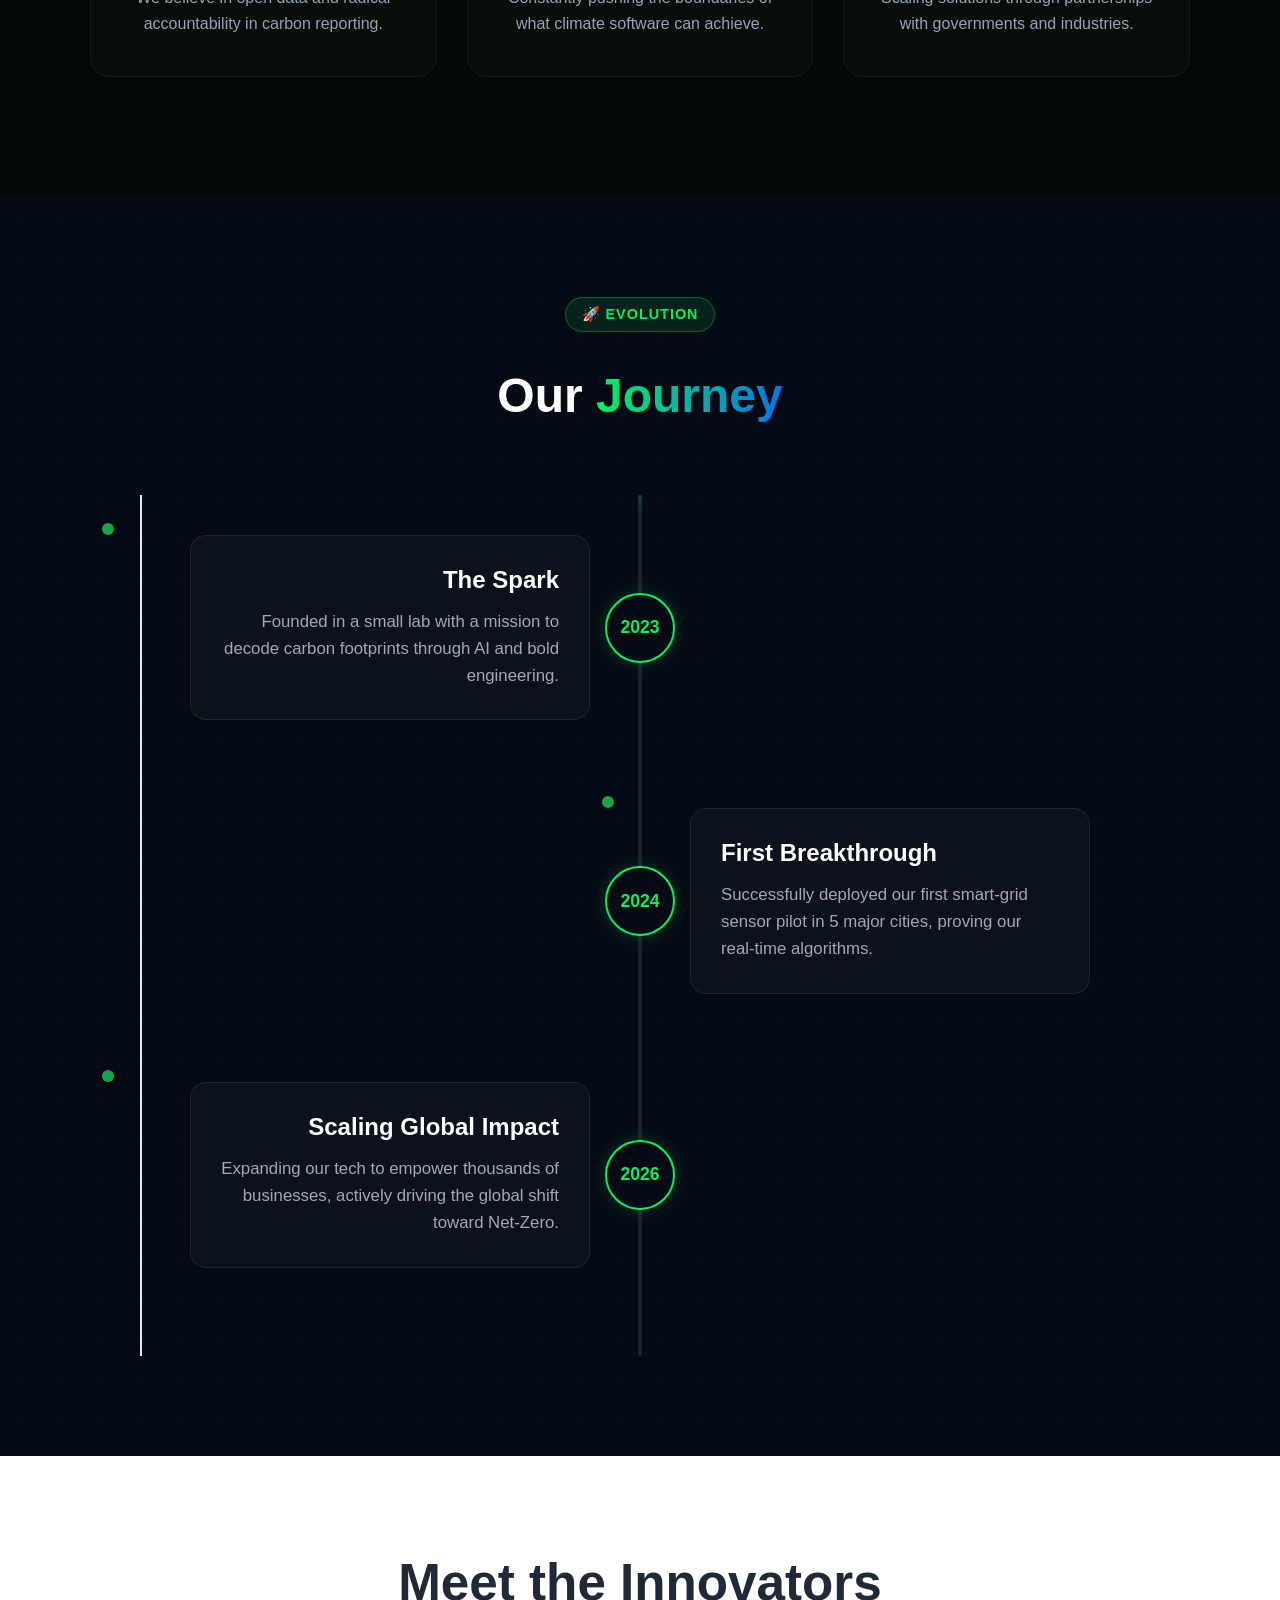
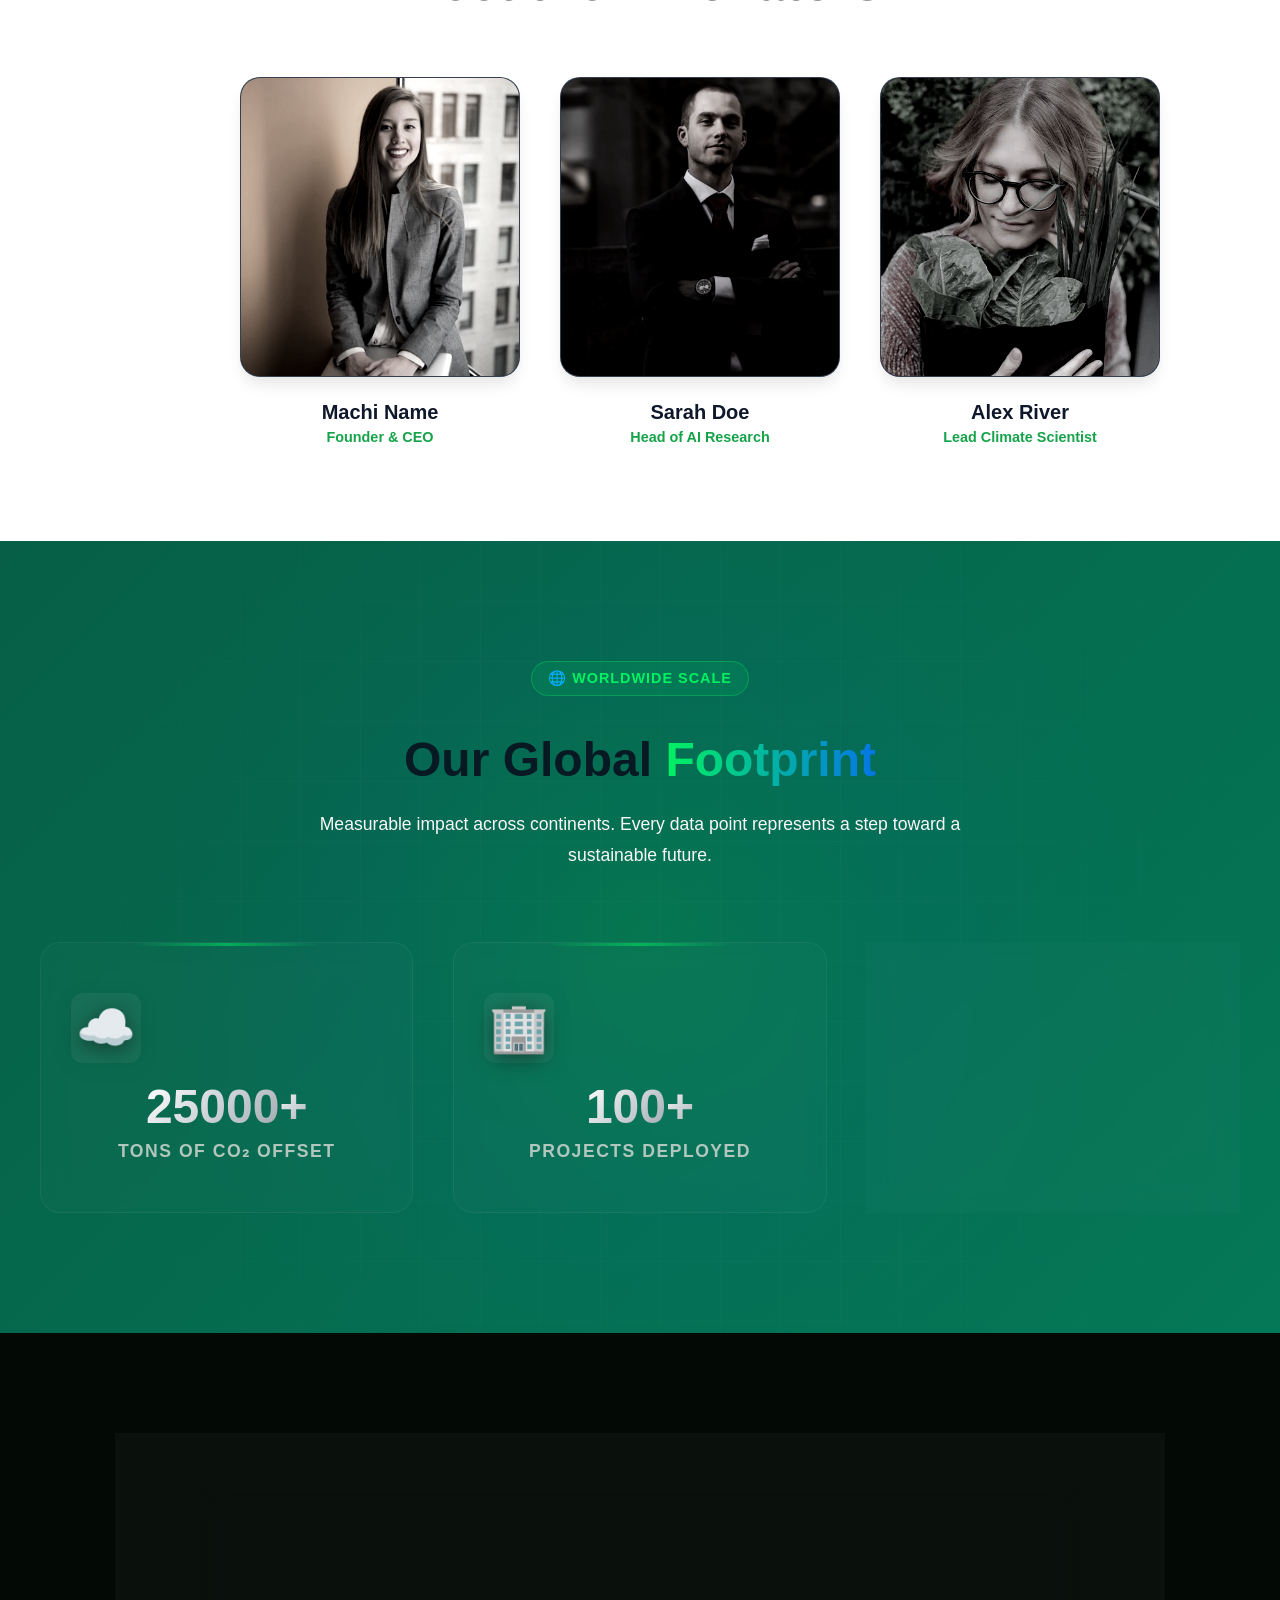
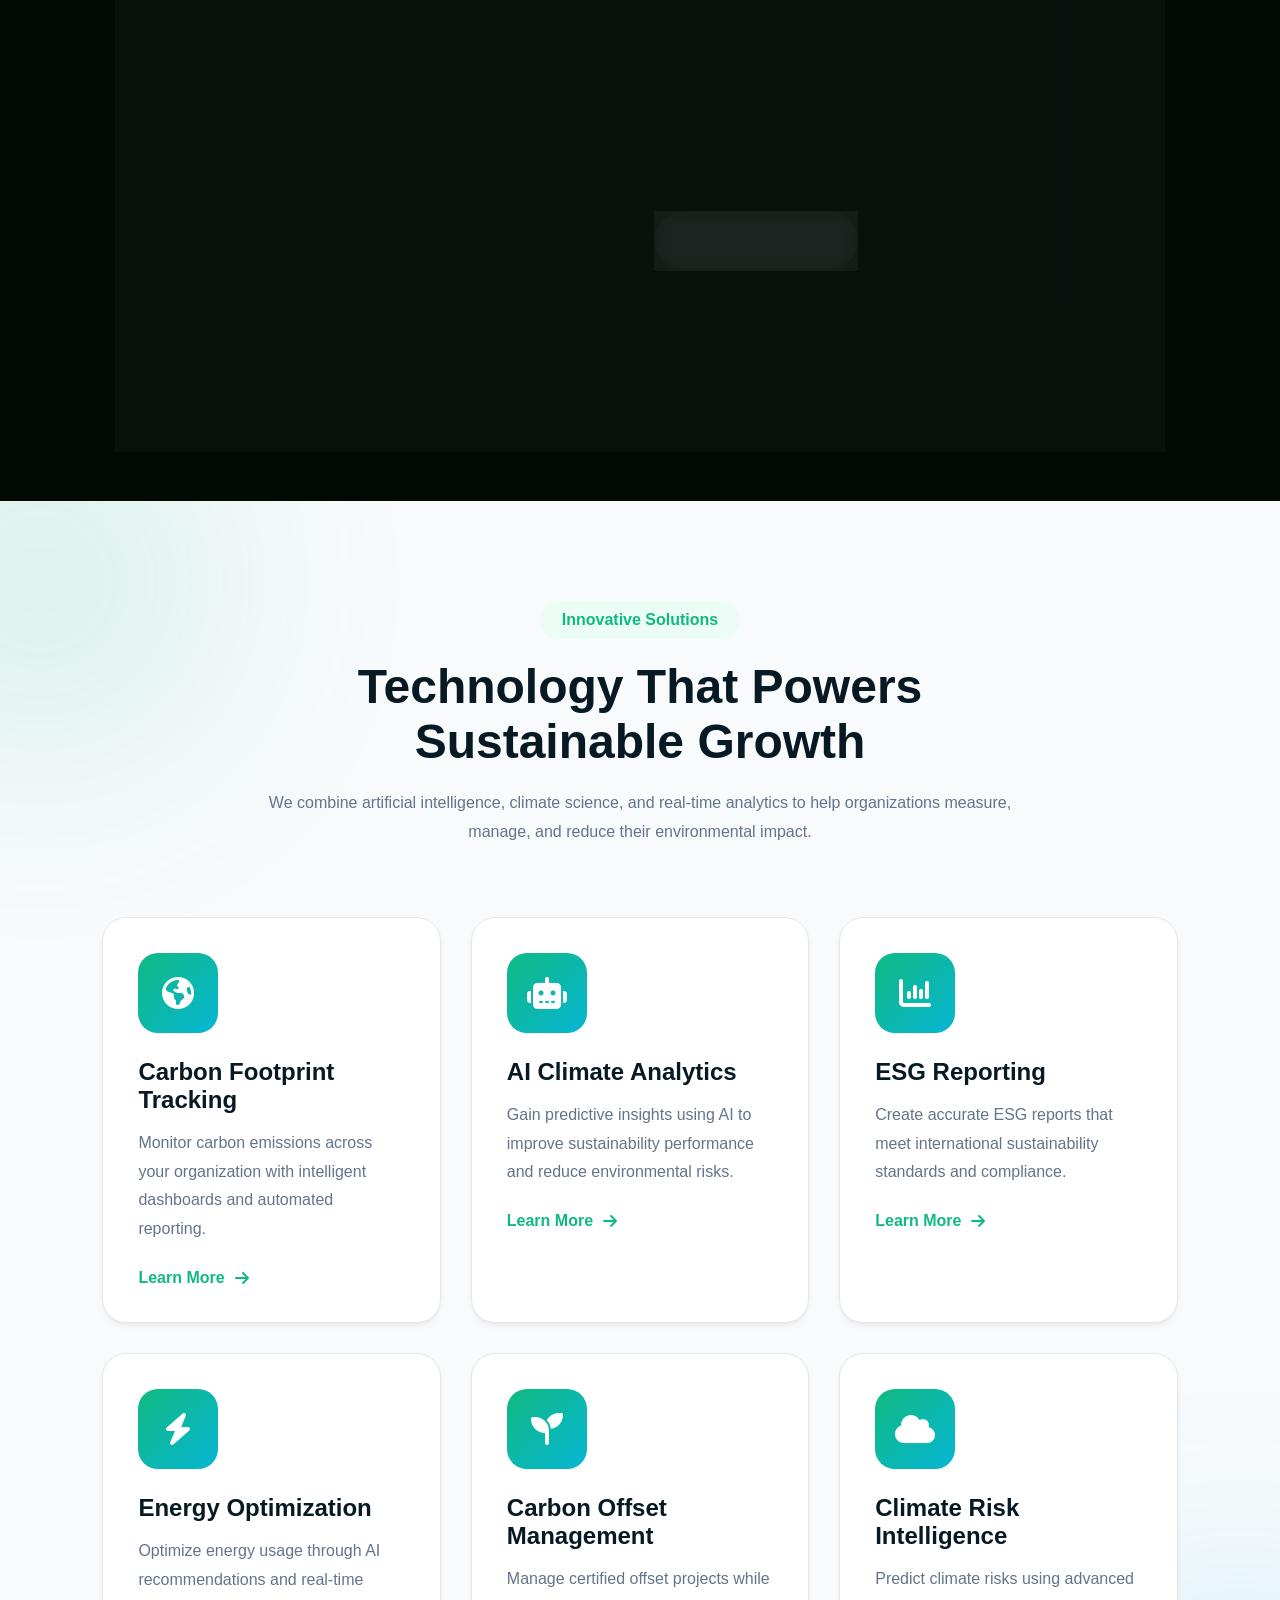
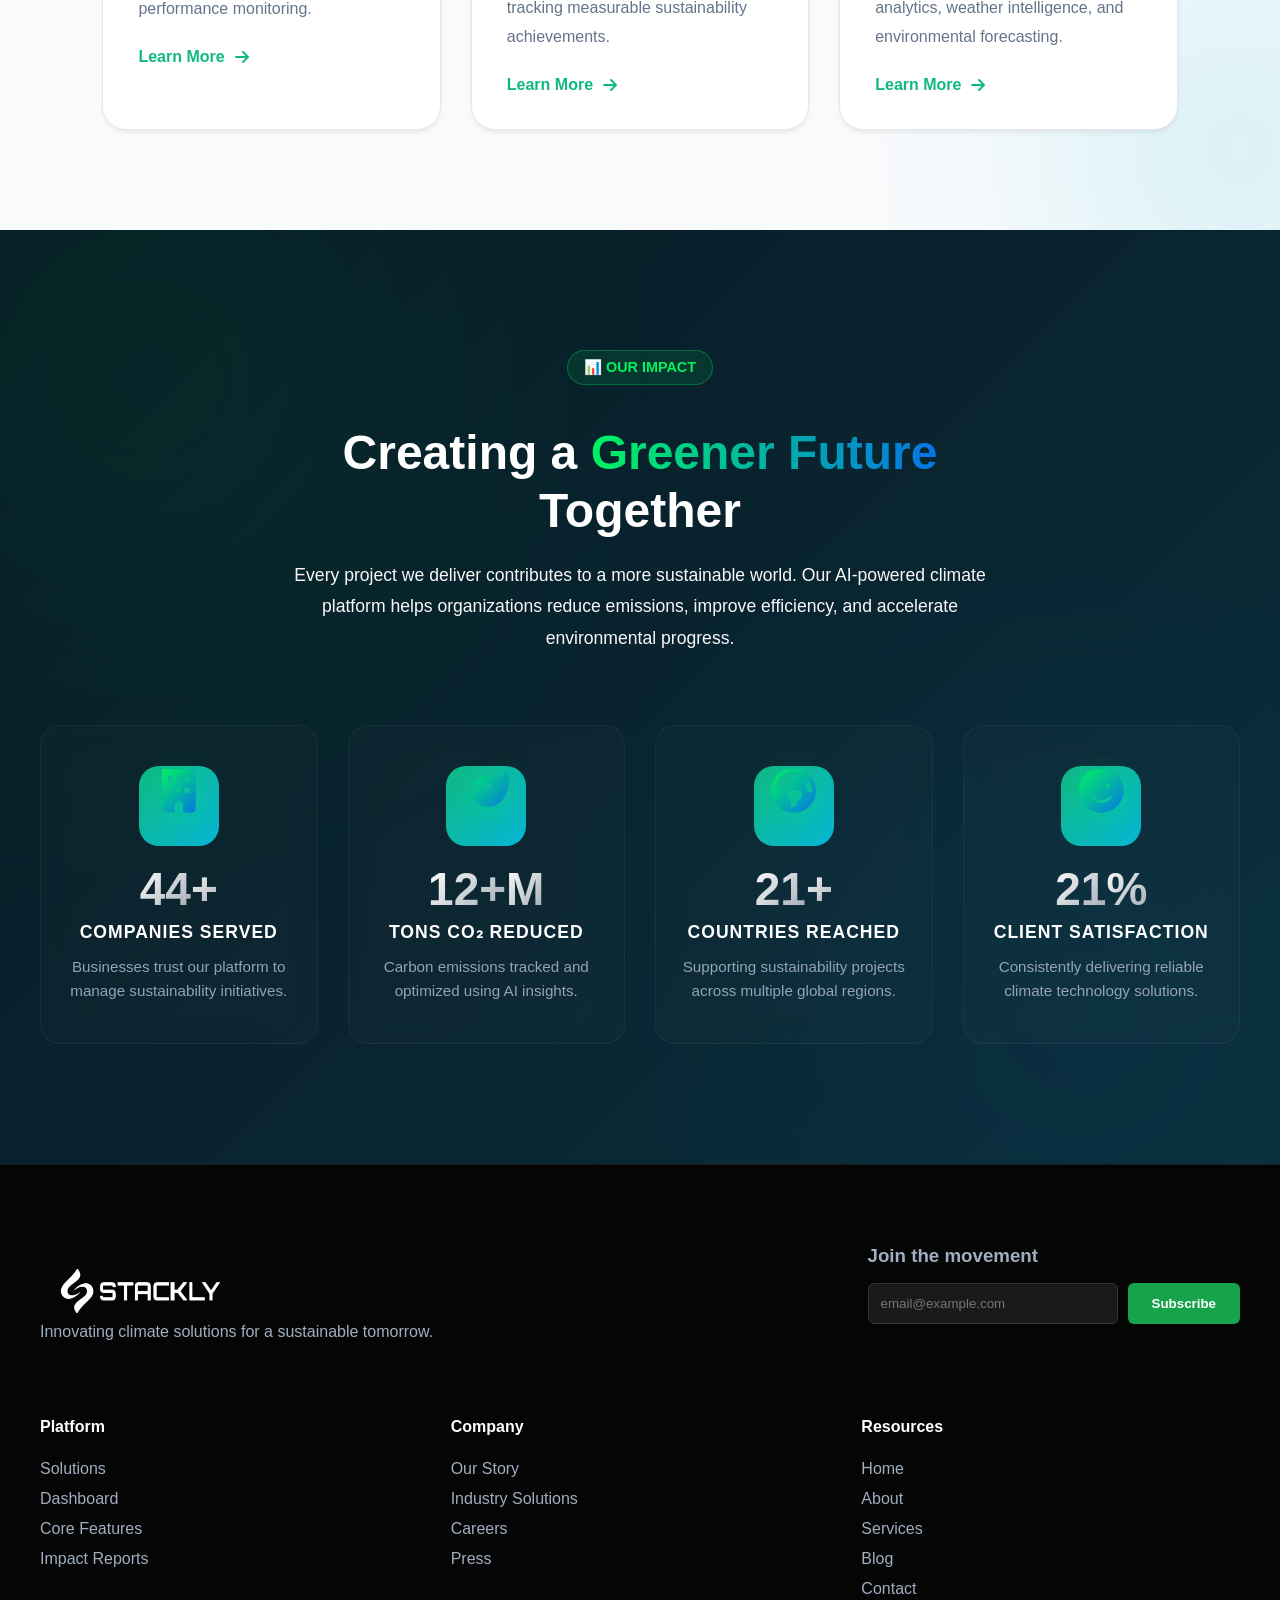
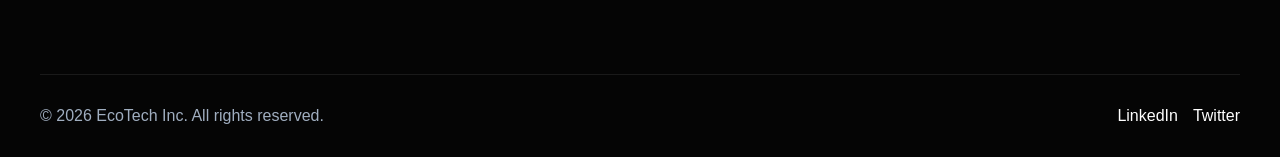
<file: about.html>
<!DOCTYPE html>
<html lang="en">

<head>
  <meta charset="UTF-8">
  <meta name="viewport" content="width=device-width, initial-scale=1.0">
  <title>About</title>
  <link rel="stylesheet" href="style.css">
  <link rel="stylesheet" href="about.css">
  <link rel="stylesheet" href="https://cdnjs.cloudflare.com/ajax/libs/font-awesome/6.4.0/css/all.min.css"
    integrity="sha512-iecdLmaskl7CVkqkXNQ/ZH/XLlvWZOJyj7Yy7tcenmpD1ypASozpmT/E0iPtmFIB46ZmdtAc9eNBvH0H/ZpiBw=="
    crossorigin="anonymous" referrerpolicy="no-referrer" />
</head>

<body>
  <nav id="navbar">
    <div class="nav-container">
      <a href="index.html" class="logo-container">
        <img src="./asset/Greenlogo.webp" alt="Company Logo" class="logo-img">
      </a>

      <ul class="nav-links">
        <li><a href="index.html" class="nav-link">Home</a></li>
        <li><a href="about.html" class="nav-link nav-activ">About</a></li>
        <li><a href="Services.html" class="nav-link">Services</a></li>
        <li><a href="blog.html" class="nav-link">Blog</a></li>
        <li><a href="Contact.html" class="nav-link">Contact</a></li>
      </ul>

      <a href="login.html" class="btn-primary desktop-btn">Login</a>

      <div class="hamburger" id="hamburger-btn">
        <div class="line"></div>
        <div class="line"></div>
        <div class="line"></div>
      </div>
    </div>

    <div class="mobile-menu" id="mobile-menu">
      <ul>
        <li><a href="index.html">Home</a></li>
        <li><a href="about.html">About</a></li>
        <li><a href="Services.html">Services</a></li>
        <li><a href="blog.html">Blog</a></li>
        <li><a href="Contact.html">Contact</a></li>
        <li><a href="login.html" class="btn-primary mobile-btn">Login</a></li>
      </ul>
    </div>
  </nav>

 <section class="about-hero-section" id="vision">
  
  <div class="hero-bg-wrapper">
    <div class="hero-bg-image" style="background-image: url('./asset/clim7.webp');"></div>
    <div class="hero-overlay"></div>
    <div class="digital-grid-overlay"></div>
  </div>

  <div class="hero-content">
    <div class="badge-pill reveal-up">👁️ Our Vision</div>
    
    <h1 class="hero-title reveal-up delay-1">
      Designing a Future Where <br> 
      <span class="text-glow-green">Technology & Nature Thrive.</span>
    </h1>
    
    <p class="hero-subtitle reveal-up delay-2">
      We believe the climate crisis is the greatest engineering challenge of our century. 
      We aren't just observing the data—we are actively coding the solution, deploying scalable AI, and building hardware to restore our planet's balance.
    </p>

    <div class="hero-actions reveal-up delay-3">
      <a href="#manifesto" class="btn-manifesto">Read Our Manifesto</a>
    </div>
  </div>

  <div class="hero-mission-bar reveal-up delay-4">
    <div class="mission-item">
      <span class="mission-icon">🌍</span>
      <span class="mission-text">Global Scale</span>
    </div>
    <div class="divider"></div>
    <div class="mission-item">
      <span class="mission-icon">💻</span>
      <span class="mission-text">Open Source AI</span>
    </div>
    <div class="divider"></div>
    <div class="mission-item">
      <span class="mission-icon">🔄</span>
      <span class="mission-text">Circular Economy</span>
    </div>
  </div>

</section>

  <section class="mission-section" id="mission">
  <!-- Central ambient breathing light -->
  <div class="mission-ambient-light"></div>

  <div class="mission-container">
    
    <!-- Wide Mission Card -->
    <div class="mission-card-wide scroll-reveal">
      <!-- Animated glow behind the card -->
      <div class="card-glow-bg"></div>
      
      <div class="mission-content">
        <div class="badge-accent pulse-badge">🎯 Our Core Purpose</div>
        <h2 class="mission-title">Our <span class="text-highlight">Mission</span></h2>
        <p class="mission-text">
          To accelerate the world's transition to a net-zero economy by providing scalable, AI-driven climate
          technology that turns complex environmental data into actionable impact.
        </p>
      </div>
      <!-- Decorative faded background icon -->
      <div class="mission-watermark">🌍</div>
    </div>

    <!-- Values Grid -->
    <div class="values-grid">
      
      <!-- Value Card 1 -->
      <div class="value-card scroll-reveal float-stagger-1">
        <div class="icon-wrapper">
          <span class="icon">🔍</span>
          <div class="icon-ring"></div>
        </div>
        <h3>Transparency</h3>
        <p>We believe in open data and radical accountability in carbon reporting.</p>
        <div class="card-hover-flare"></div>
      </div>

      <!-- Value Card 2 -->
      <div class="value-card scroll-reveal delay-1 float-stagger-2">
        <div class="icon-wrapper">
          <span class="icon">⚡</span>
          <div class="icon-ring delay-ring"></div>
        </div>
        <h3>Innovation</h3>
        <p>Constantly pushing the boundaries of what climate software can achieve.</p>
        <div class="card-hover-flare"></div>
      </div>

      <!-- Value Card 3 -->
      <div class="value-card scroll-reveal delay-2 float-stagger-3">
        <div class="icon-wrapper">
          <span class="icon">🤝</span>
          <div class="icon-ring"></div>
        </div>
        <h3>Collaboration</h3>
        <p>Scaling solutions through partnerships with governments and industries.</p>
        <div class="card-hover-flare"></div>
      </div>

    </div>
  </div>
</section>
  
  <section class="journey-section" id="journey">
  <!-- Subtle ambient background -->
  <div class="journey-bg-pattern"></div>

  <div class="journey-container">
    
    <div class="section-header scroll-reveal">
      <div class="badge-accent">🚀 Evolution</div>
      <h2 class="section-title text-white wh">
        Our <span class="text-gradient-green">Journey</span>
      </h2>
    </div>

    <div class="timeline-wrapper">
      <!-- The central glowing line -->
      <div class="timeline-track">
        <div class="energy-runner"></div>
      </div>

      <!-- Milestone 1 (Left) -->
      <div class="journey-item left scroll-reveal">
        <div class="year-node pulse-node">2023</div>
        <div class="milestone-content">
          <h3>The Spark</h3>
          <p>Founded in a small lab with a mission to decode carbon footprints through AI and bold engineering.</p>
          <div class="card-glow"></div>
        </div>
      </div>

      <!-- Milestone 2 (Right) -->
      <div class="journey-item right scroll-reveal delay-1">
        <div class="year-node pulse-node delay-1">2024</div>
        <div class="milestone-content">
          <h3>First Breakthrough</h3>
          <p>Successfully deployed our first smart-grid sensor pilot in 5 major cities, proving our real-time algorithms.</p>
          <div class="card-glow"></div>
        </div>
      </div>

      <!-- Milestone 3 (Left) -->
      <div class="journey-item left scroll-reveal delay-2">
        <div class="year-node pulse-node delay-2">2026</div>
        <div class="milestone-content">
          <h3>Scaling Global Impact</h3>
          <p>Expanding our tech to empower thousands of businesses, actively driving the global shift toward Net-Zero.</p>
          <div class="card-glow"></div>
        </div>
      </div>

    </div>
  </div>
</section>

  
  <section class="team-section">
    <div class="team-container">
      <h2 class="section-title scroll-reveal">Meet the Innovators</h2>

      <div class="team-grid">
        
        <div class="team-card scroll-reveal">
          <div class="img-wrapper">
            <img src="./asset/abo1.webp" alt="Team Member">
          </div>
          <h3>Machi Name</h3>
          <p class="role">Founder & CEO</p>
        </div>

        
        <div class="team-card scroll-reveal delay-1">
          <div class="img-wrapper">
            <img src="./asset/abo2.webp" alt="Team Member">
          </div>
          <h3>Sarah Doe</h3>
          <p class="role">Head of AI Research</p>
        </div>

      
        <div class="team-card scroll-reveal delay-2">
          <div class="img-wrapper">
            <img src="./asset/clim5.webp" alt="Team Member">
          </div>
          <h3>Alex River</h3>
          <p class="role">Lead Climate Scientist</p>
        </div>
      </div>
    </div>
  </section>

  
  <section class="impact-stats-section" id="global-footprint">
  <!-- Ambient Global Background -->
  <div class="global-bg-wrapper">
    <div class="planetary-glow"></div>
    <div class="grid-overlay"></div>
  </div>

  <div class="impact-stats-container">
    
    <!-- Section Header -->
    <div class="section-header scroll-reveal">
      <div class="badge-accent pulse-badge">🌐 Worldwide Scale</div>
      <h2 class="section-title text-white">
        Our Global <span class="text-gradient-green">Footprint</span>
      </h2>
      <p class="section-subtitle text-gray">
        Measurable impact across continents. Every data point represents a step toward a sustainable future.
      </p>
    </div>

    <!-- Stats Grid -->
    <div class="stats-grid">
      
      <!-- Stat 1 -->
      <div class="stat-item scroll-reveal float-1">
        <div class="stat-glow-bar"></div>
        <div class="stat-icon bounce-icon">☁️</div>
        <div class="stat-number">
          <span class="counter" data-target="50000">0</span><span class="suffix">+</span>
        </div>
        <p class="stat-label">Tons of CO₂ Offset</p>
      </div>
      
      <!-- Stat 2 -->
      <div class="stat-item scroll-reveal delay-1 float-2">
        <div class="stat-glow-bar delay-bar-1"></div>
        <div class="stat-icon bounce-icon icon-delay-1">🏢</div>
        <div class="stat-number">
          <span class="counter" data-target="120">0</span><span class="suffix">+</span>
        </div>
        <p class="stat-label">Projects Deployed</p>
      </div>
      
      <!-- Stat 3 -->
      <div class="stat-item scroll-reveal delay-2 float-3">
        <div class="stat-glow-bar delay-bar-2"></div>
        <div class="stat-icon bounce-icon icon-delay-2">🌲</div>
        <div class="stat-number">
          <span class="counter" data-target="15">0</span><span class="suffix">M</span>
        </div>
        <p class="stat-label">Trees Equivalent</p>
      </div>

    </div>
  </div>
</section>
  
  <section class="cta-section" id="contact">
  <!-- Ambient Sonar Energy Rings -->
  <div class="cta-bg-wrapper">
    <div class="cta-ring ring-1"></div>
    <div class="cta-ring ring-2"></div>
    <div class="cta-ring ring-3"></div>
  </div>

  <!-- Main Glassmorphism Card -->
  <div class="cta-container scroll-reveal">
    <div class="cta-glow-bg"></div>
    
    <div class="cta-content">
      <div class="badge-accent pulse-badge">🤝 Join the Movement</div>
      
      <h2 class="cta-title">
        Ready to Build a <br> 
        <span class="text-glow-green continuous-shimmer">Greener Future?</span>
      </h2>
      
      <p class="cta-subtitle">
        Whether you're a partner, investor, or client, let's innovate together and scale true climate action. The time to act is now.
      </p>
      
      <div class="cta-buttons">
        <a href="404.html" class="btn-main hover-lift">
          Get in Touch <span class="arrow">→</span>
        </a>
        <a href="404.html" class="btn-sub sweep-effect">
          <span>View Our Tech</span>
        </a>
      </div>
    </div>
  </div>
</section>

  <section class="solutions-section">

    <div class="solutions-bg bg-1"></div>
    <div class="solutions-bg bg-2"></div>

    <div class="section-header">

      <span class="section-badge">
        Innovative Solutions
      </span>

      <h2>
        Technology That Powers Sustainable Growth
      </h2>

      <p>
        We combine artificial intelligence, climate science, and real-time analytics to help organizations measure,
        manage, and reduce their environmental impact.
      </p>

    </div>

    <div class="solutions-grid">

   

      <div class="solution-card">

        <div class="solution-icon">
          <i class="fa-solid fa-earth-americas"></i>
        </div>

        <h3>Carbon Footprint Tracking</h3>

        <p>
          Monitor carbon emissions across your organization with intelligent dashboards and automated reporting.
        </p>

        <a href="404.html">
          Learn More
          <i class="fa-solid fa-arrow-right"></i>
        </a>

      </div>

      

      <div class="solution-card">

        <div class="solution-icon">
          <i class="fa-solid fa-robot"></i>
        </div>

        <h3>AI Climate Analytics</h3>

        <p>
          Gain predictive insights using AI to improve sustainability performance and reduce environmental risks.
        </p>

        <a href="404.html">
          Learn More
          <i class="fa-solid fa-arrow-right"></i>
        </a>

      </div>

      

      <div class="solution-card">

        <div class="solution-icon">
          <i class="fa-solid fa-chart-column"></i>
        </div>

        <h3>ESG Reporting</h3>

        <p>
          Create accurate ESG reports that meet international sustainability standards and compliance.
        </p>

        <a href="404.html">
          Learn More
          <i class="fa-solid fa-arrow-right"></i>
        </a>

      </div>

   

      <div class="solution-card">

        <div class="solution-icon">
          <i class="fa-solid fa-bolt"></i>
        </div>

        <h3>Energy Optimization</h3>

        <p>
          Optimize energy usage through AI recommendations and real-time performance monitoring.
        </p>

        <a href="404.html">
          Learn More
          <i class="fa-solid fa-arrow-right"></i>
        </a>

      </div>

      

      <div class="solution-card">

        <div class="solution-icon">
          <i class="fa-solid fa-seedling"></i>
        </div>

        <h3>Carbon Offset Management</h3>

        <p>
          Manage certified offset projects while tracking measurable sustainability achievements.
        </p>

        <a href="404.html">
          Learn More
          <i class="fa-solid fa-arrow-right"></i>
        </a>

      </div>

      

      <div class="solution-card">

        <div class="solution-icon">
          <i class="fa-solid fa-cloud"></i>
        </div>

        <h3>Climate Risk Intelligence</h3>

        <p>
          Predict climate risks using advanced analytics, weather intelligence, and environmental forecasting.
        </p>

        <a href="404.html">
          Learn More
          <i class="fa-solid fa-arrow-right"></i>
        </a>

      </div>

    </div>

  </section>

 <section class="impact-section" id="impact-stats">
  
  <!-- Ambient Animated Background Orbs -->
  <div class="impact-bg impact-bg-1"></div>
  <div class="impact-bg impact-bg-2"></div>

  <div class="impact-container">
    
    <!-- Header -->
    <div class="impact-header scroll-reveal">
      <span class="impact-badge pulse-badge">📊 Our Impact</span>
      <h2 class="section-title text-white">
        Creating a <span class="text-gradient-green">Greener Future</span> Together
      </h2>
      <p class="section-subtitle">
        Every project we deliver contributes to a more sustainable world. Our AI-powered climate platform helps
        organizations reduce emissions, improve efficiency, and accelerate environmental progress.
      </p>
    </div>

    <!-- Stats Grid -->
    <div class="impact-grid">

      <!-- Card 1 -->
      <div class="impact-card scroll-reveal float-stagger-1">
        <div class="card-glow-edge"></div>
        <div class="impact-icon bounce-icon">
          <i class="fa-solid fa-building"></i>
        </div>
        <h3 class="stat-number">
          <span class="counter" data-target="150">0</span><span class="suffix">+</span>
        </h3>
        <h4>Companies Served</h4>
        <p>Businesses trust our platform to manage sustainability initiatives.</p>
      </div>

      <!-- Card 2 -->
      <div class="impact-card scroll-reveal delay-1 float-stagger-2">
        <div class="card-glow-edge delay-edge-1"></div>
        <div class="impact-icon bounce-icon icon-delay-1">
          <i class="fa-solid fa-leaf"></i>
        </div>
        <h3 class="stat-number">
          <span class="counter" data-target="12">0</span><span class="suffix">M</span>
        </h3>
        <h4>Tons CO₂ Reduced</h4>
        <p>Carbon emissions tracked and optimized using AI insights.</p>
      </div>

      <!-- Card 3 -->
      <div class="impact-card scroll-reveal delay-2 float-stagger-3">
        <div class="card-glow-edge delay-edge-2"></div>
        <div class="impact-icon bounce-icon icon-delay-2">
          <i class="fa-solid fa-earth-americas"></i>
        </div>
        <h3 class="stat-number">
          <span class="counter" data-target="50">0</span><span class="suffix">+</span>
        </h3>
        <h4>Countries Reached</h4>
        <p>Supporting sustainability projects across multiple global regions.</p>
      </div>

      <!-- Card 4 -->
      <div class="impact-card scroll-reveal delay-3 float-stagger-4">
        <div class="card-glow-edge delay-edge-3"></div>
        <div class="impact-icon bounce-icon icon-delay-3">
          <i class="fa-solid fa-face-smile"></i>
        </div>
        <h3 class="stat-number">
          <span class="counter" data-target="98">0</span><span class="suffix">%</span>
        </h3>
        <h4>Client Satisfaction</h4>
        <p>Consistently delivering reliable climate technology solutions.</p>
      </div>

    </div>
  </div>
</section>

  <footer class="footer-section">
    <div class="footer-container">

      
      <div class="footer-top">
        <div class="brand-side">
          <a href="index.html" class="logo-container">
            <img src="./asset/Greenlogo.webp" alt="Company Logo" class="logo-img">
          </a>
          <p>Innovating climate solutions for a sustainable tomorrow.</p>
        </div>

        <div class="newsletter-side">
          <h3>Join the movement</h3>
          <form id="newsletter-form" class="newsletter-form">
            <input type="email" id="email-input" placeholder="email@example.com" required>
            <button type="submit">Subscribe</button>
          </form>
          <!-- Add this message box below your form -->
          <p id="form-message" style="margin-top: 10px; font-size: 0.9rem;"></p>
        </div>
      </div>

      
      <div class="footer-middle">
        <div class="link-group">
          <h4>Platform</h4>
          <a href="404.html">Solutions</a>
          <a href="404.html">Dashboard</a>
          <a href="404.html">Core Features</a>
          <a href="404.html">Impact Reports</a>
        </div>
        <div class="link-group">
          <h4>Company</h4>
          <a href="404.html">Our Story</a>
          <a href="404.html">Industry Solutions</a>
          <a href="404.html">Careers</a>
          <a href="404.html">Press</a>
        </div>
        <div class="link-group">
          <h4>Resources</h4>
          <a href="index.html">Home</a>
          <a href="about.html">About</a>
          <a href="Services.html">Services</a>
          <a href="blog.html">Blog</a>
          <a href="Contact.html">Contact</a>
        </div>
      </div>

      
      <div class="footer-bottom">
        <p>&copy; 2026 EcoTech Inc. All rights reserved.</p>
        <div class="social-links">
          <a href="404.html">LinkedIn</a>
          <a href="404.html">Twitter</a>
        </div>
      </div>
    </div>
  </footer>



  <script>
    document.addEventListener("DOMContentLoaded", () => {
      const elements = document.querySelectorAll('.reveal-text, .reveal-text-delay, .badge-pill');

      elements.forEach((el, index) => {
        
        el.style.opacity = "0";
        el.style.transform = "translateY(30px)";
        el.style.transition = "all 1s cubic-bezier(0.2, 0.8, 0.2, 1)";

        
        setTimeout(() => {
          el.style.opacity = "1";
          el.style.transform = "translateY(0)";
        }, index * 300);
      });
    });

    document.addEventListener("DOMContentLoaded", () => {
      const observerOptions = {
        threshold: 0.1
      };

      const observer = new IntersectionObserver((entries, observer) => {
        entries.forEach(entry => {
          if (entry.isIntersecting) {
            entry.target.classList.add('active');
            observer.unobserve(entry.target);
          }
        });
      }, observerOptions);

     
      document.querySelectorAll('.scroll-reveal').forEach(el => {
        observer.observe(el);
      });
    });

    const counters = document.querySelectorAll('.counter');

    const countObserver = new IntersectionObserver((entries, observer) => {
      entries.forEach(entry => {
        if (entry.isIntersecting) {
          const counter = entry.target;
          const target = +counter.getAttribute('data-target');
          const increment = target / 100;

          const updateCount = () => {
            const count = +counter.innerText.replace('+', '');
            if (count < target) {
              counter.innerText = Math.ceil(count + increment);
              setTimeout(updateCount, 20);
            } else {
              counter.innerText = target + "+";
            }
          };
          updateCount();
          observer.unobserve(counter);
        }
      });
    }, { threshold: 0.5 });

    counters.forEach(c => countObserver.observe(c));
  </script>
  <script src="main.js"></script>
</body>

</html>
</file>
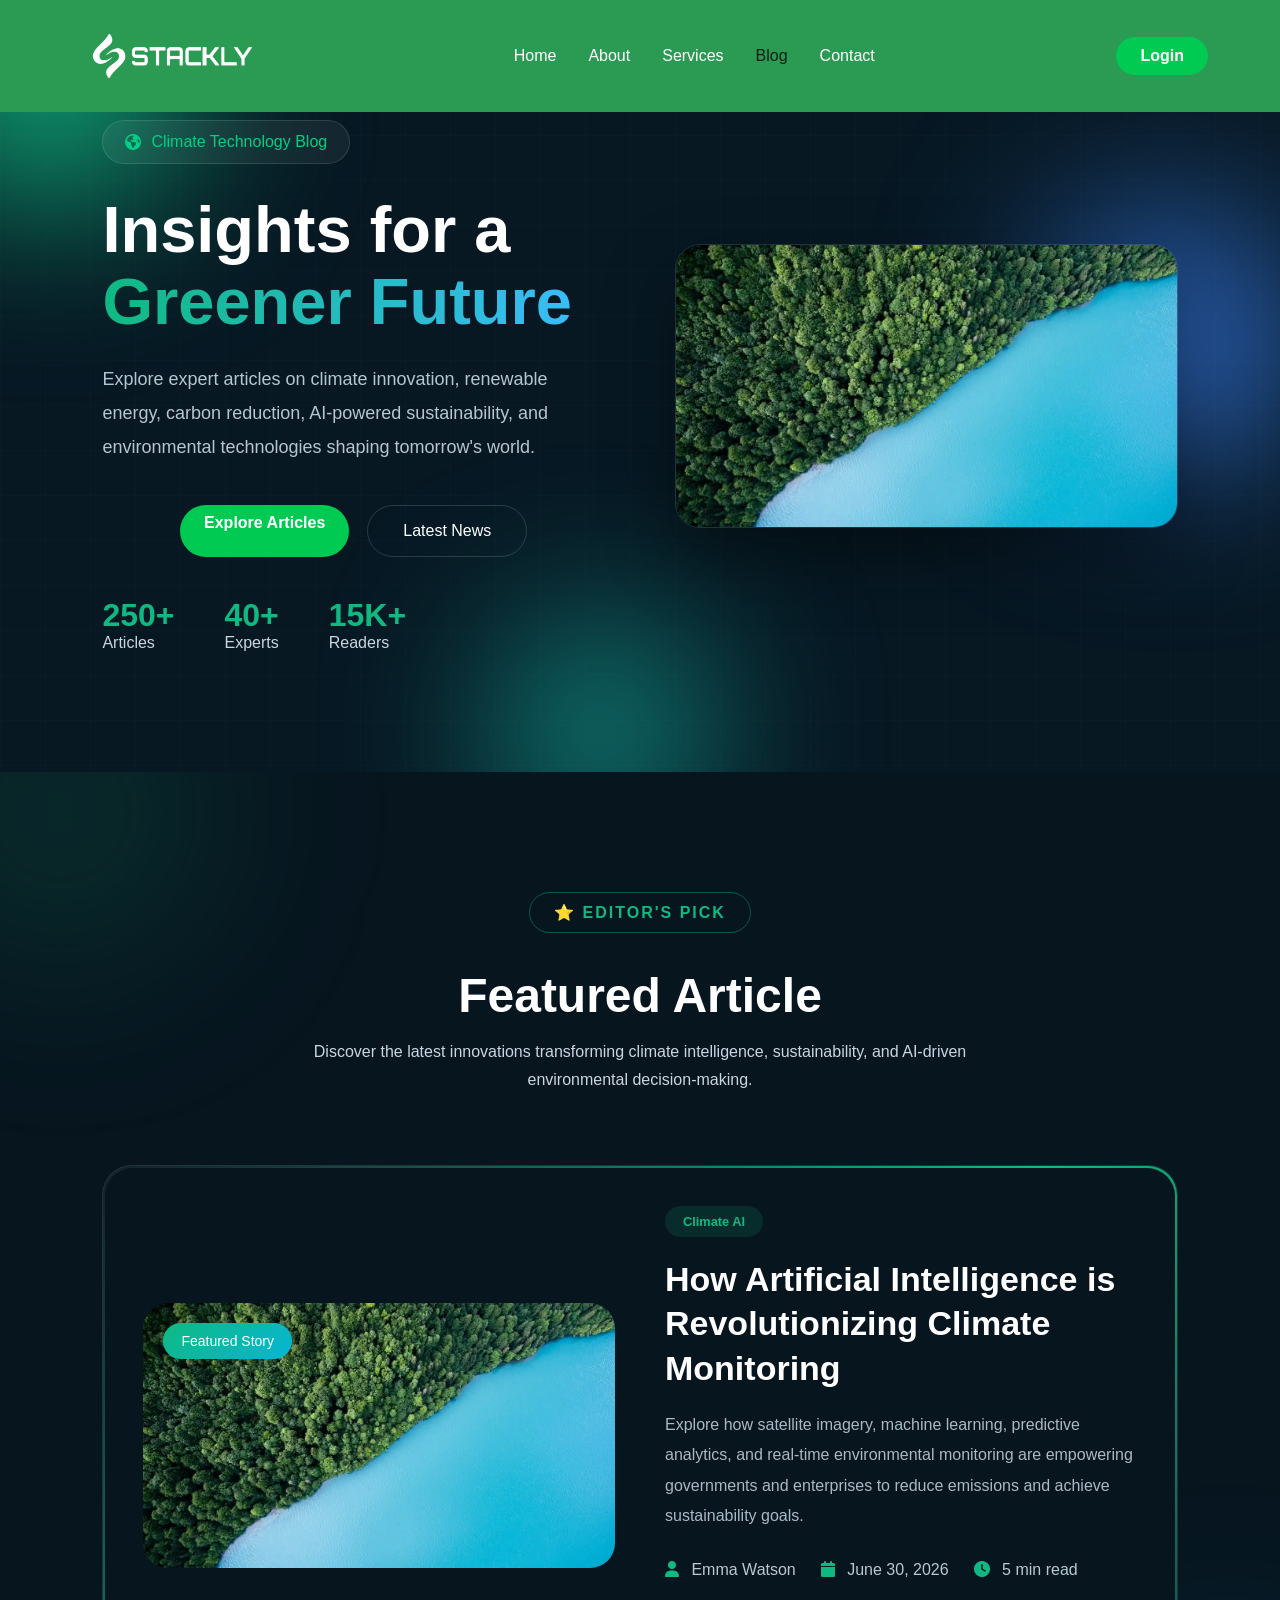
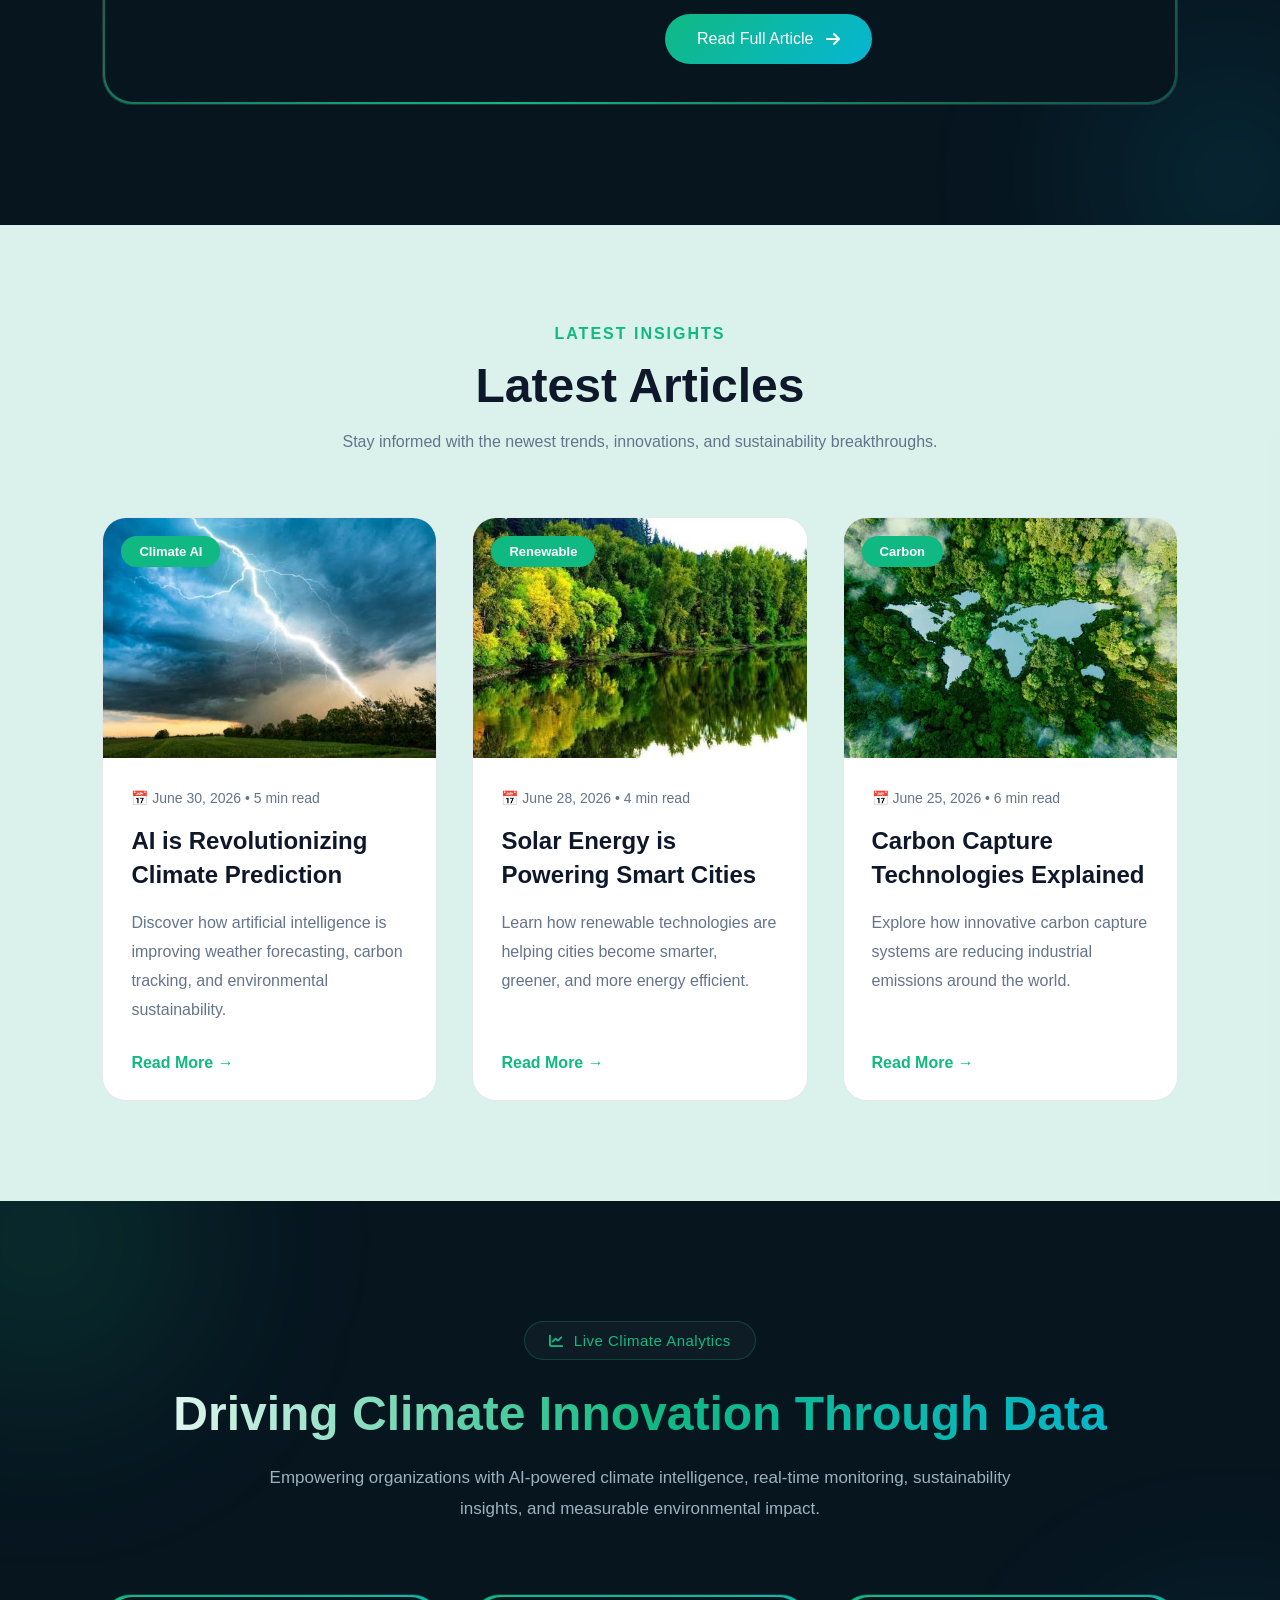
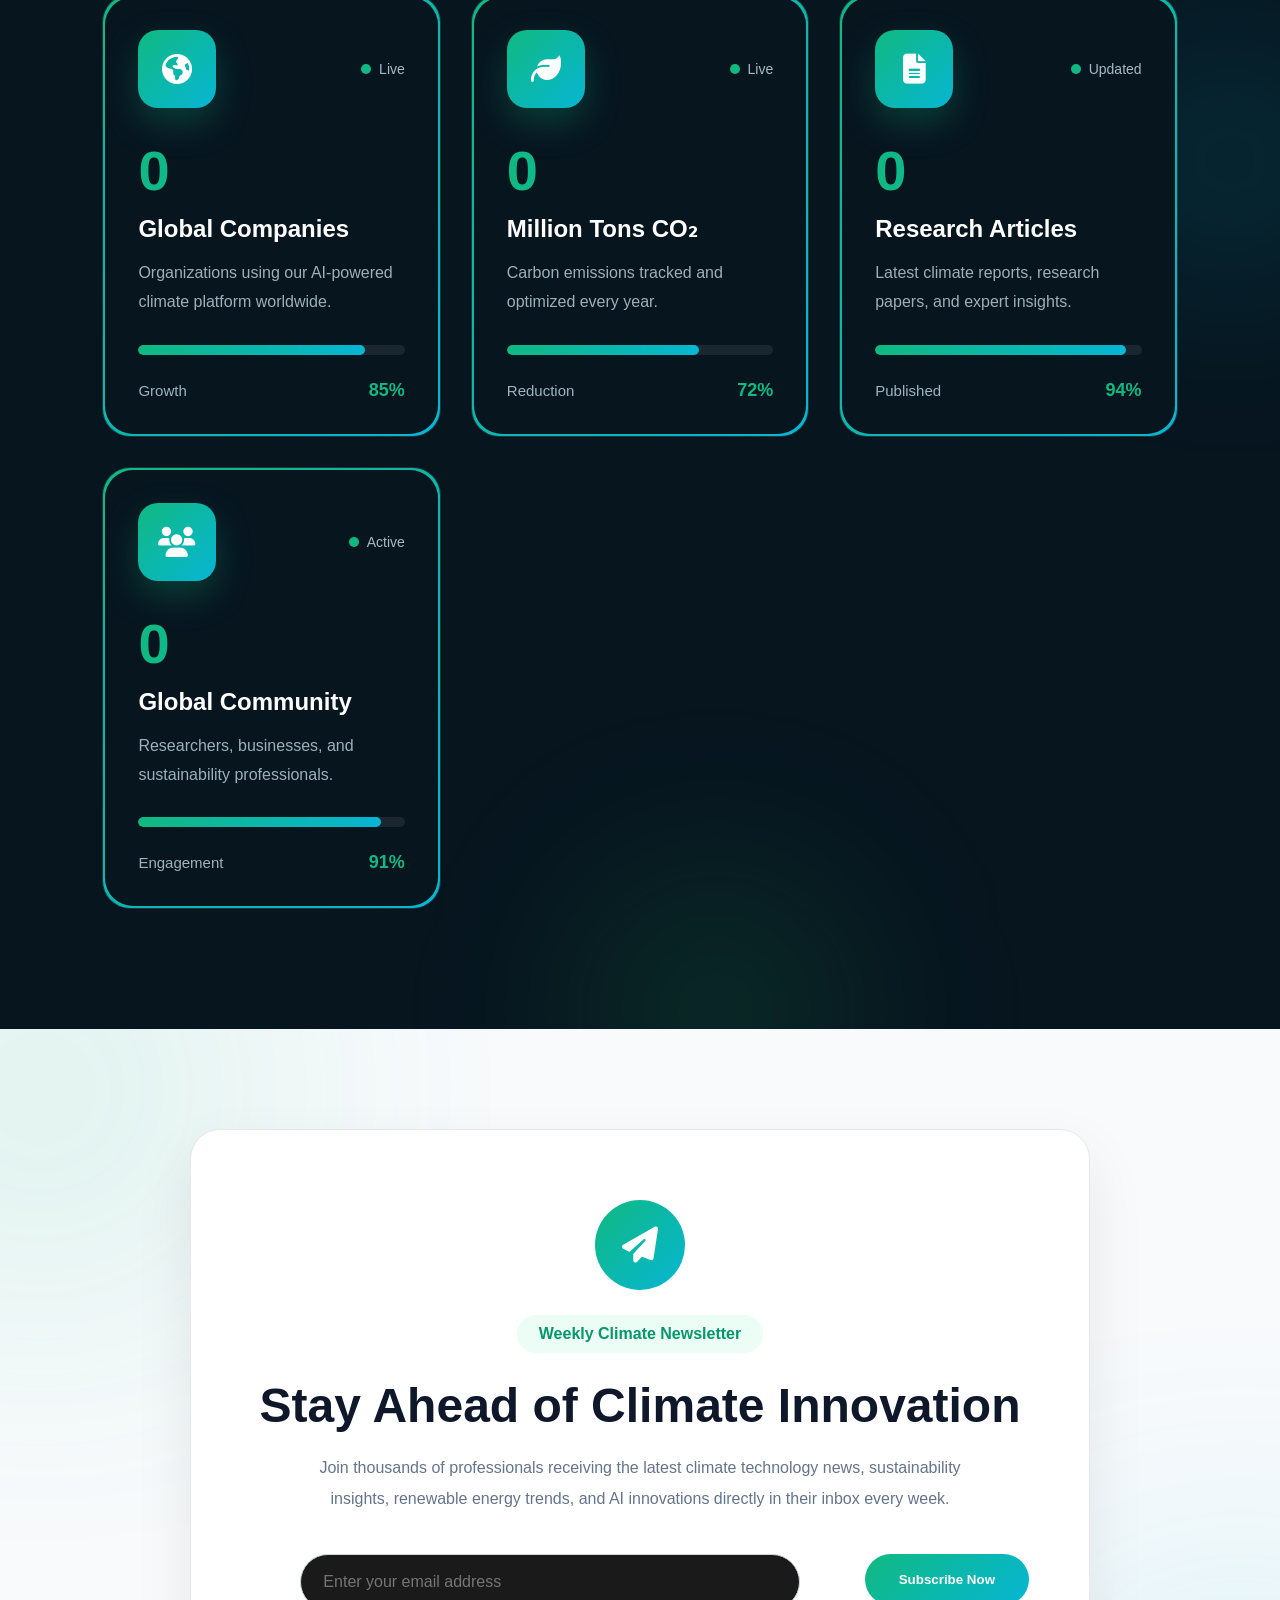
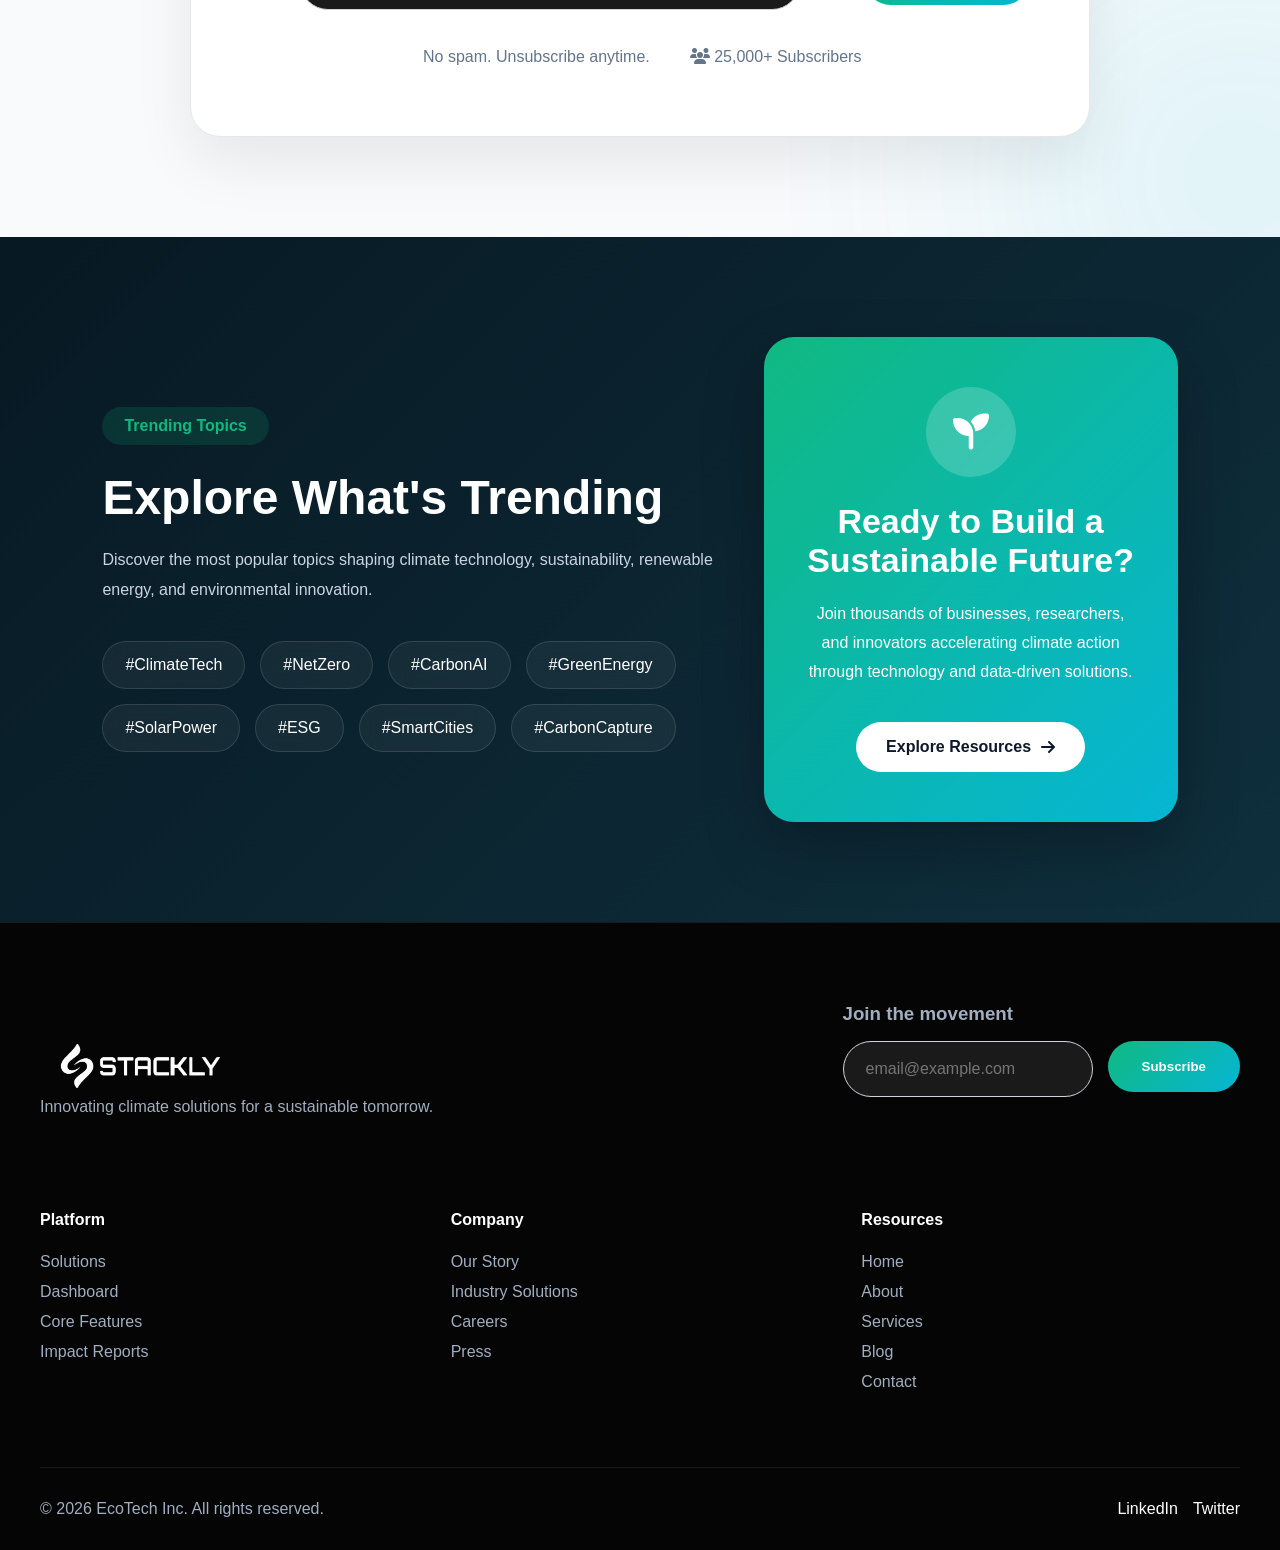
<file: blog.html>
<!DOCTYPE html>
<html lang="en">

<head>
    <meta charset="UTF-8">
    <meta name="viewport" content="width=device-width, initial-scale=1.0">
    <title>Blog</title>
    <link rel="stylesheet" href="style.css">
    <link rel="stylesheet" href="blog.css">
    <link rel="stylesheet" href="https://cdnjs.cloudflare.com/ajax/libs/font-awesome/6.4.0/css/all.min.css"
        integrity="sha512-iecdLmaskl7CVkqkXNQ/ZH/XLlvWZOJyj7Yy7tcenmpD1ypASozpmT/E0iPtmFIB46ZmdtAc9eNBvH0H/ZpiBw=="
        crossorigin="anonymous" referrerpolicy="no-referrer" />
</head>

<body>
    <nav id="navbar">
        <div class="nav-container">
            <a href="index.html" class="logo-container">
                <img src="./asset/Greenlogo.webp" alt="Company Logo" class="logo-img">
            </a>

            <ul class="nav-links">
                <li><a href="index.html" class="nav-link">Home</a></li>
                <li><a href="about.html" class="nav-link">About</a></li>
                <li><a href="Services.html" class="nav-link">Services</a></li>
                <li><a href="blog.html" class="nav-link nav-activ">Blog</a></li>
                <li><a href="Contact.html" class="nav-link">Contact</a></li>
            </ul>

            <a href="login.html" class="btn-primary desktop-btn">Login</a>

            <div class="hamburger" id="hamburger-btn">
                <div class="line"></div>
                <div class="line"></div>
                <div class="line"></div>
            </div>
        </div>

        <div class="mobile-menu" id="mobile-menu">
            <ul>
                <li><a href="index.html">Home</a></li>
                <li><a href="about.html">About</a></li>
                <li><a href="Services.html">Services</a></li>
                <li><a href="blog.html">Blog</a></li>
                <li><a href="Contact.html">Contact</a></li>
                <li><a href="login.html" class="btn-primary mobile-btn">Login</a></li>
            </ul>
        </div>
    </nav>

    <section class="blog-hero">

        <div class="hero-bg">
            <span class="orb orb1"></span>
            <span class="orb orb2"></span>
            <span class="orb orb3"></span>
            <div class="grid"></div>
        </div>

        <div class="container">

            <div class="hero-left">

                <div class="hero-badge">
                    <i class="fa-solid fa-earth-americas"></i>
                    Climate Technology Blog
                </div>

                <h1>
                    Insights for a
                    <span>Greener Future</span>
                </h1>

                <p>
                    Explore expert articles on climate innovation, renewable energy,
                    carbon reduction, AI-powered sustainability, and environmental
                    technologies shaping tomorrow's world.
                </p>

                <div class="hero-buttons">

                    <a href="404.html" class="btn-primary">
                        Explore Articles
                    </a>

                    <a href="404.html" class="btn-outline">
                        Latest News
                    </a>

                </div>

                <div class="hero-stats">

                    <div class="stat">
                        <h2>250+</h2>
                        <span>Articles</span>
                    </div>

                    <div class="stat">
                        <h2>40+</h2>
                        <span>Experts</span>
                    </div>

                    <div class="stat">
                        <h2>15K+</h2>
                        <span>Readers</span>
                    </div>

                </div>

            </div>

            <div class="hero-right">

                <div class="image-box">

                    <img src="./asset/blo1.webp" alt="Climate Technology">

                </div>

            </div>

        </div>

    </section>

    <section class="featured-section">

    <div class="bg-circle circle-1"></div>
    <div class="bg-circle circle-2"></div>

    <div class="featured-container">

        <div class="section-heading">

            <span class="tag">
                ⭐ Editor's Pick
            </span>

            <h2>
                Featured Article
            </h2>

            <p>
                Discover the latest innovations transforming climate intelligence,
                sustainability, and AI-driven environmental decision-making.
            </p>

        </div>

        <div class="featured-card">

            <!-- Image -->

            <div class="featured-image">

                <img src="./asset/blo1.webp" alt="Climate Technology">

                <div class="featured-badge">

                    Featured Story

                </div>

            </div>

            <!-- Content -->

            <div class="featured-content">

                <div class="category">

                    Climate AI

                </div>

                <h3>
                    How Artificial Intelligence is Revolutionizing Climate Monitoring
                </h3>

                <p>
                    Explore how satellite imagery, machine learning,
                    predictive analytics, and real-time environmental
                    monitoring are empowering governments and enterprises
                    to reduce emissions and achieve sustainability goals.
                </p>

                <div class="meta">

                    <div>
                        <i class="fa-solid fa-user"></i>
                        Emma Watson
                    </div>

                    <div>
                        <i class="fa-solid fa-calendar"></i>
                        June 30, 2026
                    </div>

                    <div>
                        <i class="fa-solid fa-clock"></i>
                        5 min read
                    </div>

                </div>

                <a href="#" class="read-btn">

                    Read Full Article

                    <i class="fa-solid fa-arrow-right"></i>

                </a>

            </div>

        </div>

    </div>

</section>

    <section class="latest-articles">

        <div class="section-header">
            <span>Latest Insights</span>
            <h2>Latest Articles</h2>
            <p>Stay informed with the newest trends, innovations, and sustainability breakthroughs.</p>
        </div>

        <div class="articles-grid">

           
            <article class="article-card">

                <div class="article-image">
                    <img src="./asset/clim6.webp" alt="">
                    <div class="article-category">Climate AI</div>
                </div>

                <div class="article-content">

                    <span class="article-date">
                        📅 June 30, 2026 • 5 min read
                    </span>

                    <h3>
                        AI is Revolutionizing Climate Prediction
                    </h3>

                    <p>
                        Discover how artificial intelligence is improving weather forecasting,
                        carbon tracking, and environmental sustainability.
                    </p>

                    <div class="article-footer">



                        <a href="404.html">
                            Read More →
                        </a>

                    </div>

                </div>

            </article>

          

            <article class="article-card">

                <div class="article-image">
                    <img src="./asset/clim7.webp" alt="">
                    <div class="article-category">Renewable</div>
                </div>

                <div class="article-content">

                    <span class="article-date">
                        📅 June 28, 2026 • 4 min read
                    </span>

                    <h3>
                        Solar Energy is Powering Smart Cities
                    </h3>

                    <p>
                        Learn how renewable technologies are helping cities become smarter,
                        greener, and more energy efficient.
                    </p>

                    <div class="article-footer">



                        <a href="404.html">
                            Read More →
                        </a>

                    </div>

                </div>

            </article>

          

            <article class="article-card">

                <div class="article-image">
                    <img src="./asset/Climate 3.webp" alt="">
                    <div class="article-category">Carbon</div>
                </div>

                <div class="article-content">

                    <span class="article-date">
                        📅 June 25, 2026 • 6 min read
                    </span>

                    <h3>
                        Carbon Capture Technologies Explained
                    </h3>

                    <p>
                        Explore how innovative carbon capture systems are reducing industrial
                        emissions around the world.
                    </p>

                    <div class="article-footer">



                        <a href="404.html">
                            Read More →
                        </a>

                    </div>

                </div>

            </article>

        </div>

    </section>

   <!-- ==========================
 Climate Dashboard Section
=========================== -->
<section class="climate-dashboard">

    <!-- Background Effects -->
    <div class="dashboard-bg">
        <span class="blob blob-1"></span>
        <span class="blob blob-2"></span>
        <span class="blob blob-3"></span>
    </div>

    <div class="dashboard-container">

        <!-- Section Header -->
        <div class="dashboard-header">

            <span class="dashboard-tag">
                <i class="fa-solid fa-chart-line"></i>
                Live Climate Analytics
            </span>

            <h2>
                Driving Climate Innovation Through Data
            </h2>

            <p>
                Empowering organizations with AI-powered climate intelligence,
                real-time monitoring, sustainability insights, and measurable
                environmental impact.
            </p>

        </div>

        <!-- Dashboard Grid -->
        <div class="dashboard-grid">

            <!-- Card 1 -->
            <div class="dashboard-card">

                <div class="card-top">

                    <div class="icon-box">
                        <i class="fa-solid fa-earth-americas"></i>
                    </div>

                    <div class="status">
                        <span class="dot"></span>
                        Live
                    </div>

                </div>

                <h3 class="counter" data-target="150">
                    0
                </h3>

                <h4>Global Companies</h4>

                <p>
                    Organizations using our AI-powered climate platform worldwide.
                </p>

                <div class="progress-bar">
                    <div class="progress-fill fill1"></div>
                </div>

                <div class="card-footer">

                    <span>Growth</span>

                    <strong>85%</strong>

                </div>

            </div>

            <!-- Card 2 -->
            <div class="dashboard-card">

                <div class="card-top">

                    <div class="icon-box">
                        <i class="fa-solid fa-leaf"></i>
                    </div>

                    <div class="status">
                        <span class="dot"></span>
                        Live
                    </div>

                </div>

                <h3 class="counter" data-target="39">
                    0
                </h3>

                <h4>Million Tons CO₂</h4>

                <p>
                    Carbon emissions tracked and optimized every year.
                </p>

                <div class="progress-bar">
                    <div class="progress-fill fill2"></div>
                </div>

                <div class="card-footer">

                    <span>Reduction</span>

                    <strong>72%</strong>

                </div>

            </div>

            <!-- Card 3 -->
            <div class="dashboard-card">

                <div class="card-top">

                    <div class="icon-box">
                        <i class="fa-solid fa-file-lines"></i>
                    </div>

                    <div class="status">
                        <span class="dot"></span>
                        Updated
                    </div>

                </div>

                <h3 class="counter" data-target="450">
                    0
                </h3>

                <h4>Research Articles</h4>

                <p>
                    Latest climate reports, research papers, and expert insights.
                </p>

                <div class="progress-bar">
                    <div class="progress-fill fill3"></div>
                </div>

                <div class="card-footer">

                    <span>Published</span>

                    <strong>94%</strong>

                </div>

            </div>

            <!-- Card 4 -->
            <div class="dashboard-card">

                <div class="card-top">

                    <div class="icon-box">
                        <i class="fa-solid fa-users"></i>
                    </div>

                    <div class="status">
                        <span class="dot"></span>
                        Active
                    </div>

                </div>

                <h3 class="counter" data-target="69000">
                    0
                </h3>

                <h4>Global Community</h4>

                <p>
                    Researchers, businesses, and sustainability professionals.
                </p>

                <div class="progress-bar">
                    <div class="progress-fill fill4"></div>
                </div>

                <div class="card-footer">

                    <span>Engagement</span>

                    <strong>91%</strong>

                </div>

            </div>

        </div>

    </div>

</section>


    <section class="newsletter-section">

        <div class="newsletter-glow glow-left"></div>
        <div class="newsletter-glow glow-right"></div>

        <div class="newsletter-card">

            <div class="newsletter-icon">
                <i class="fa-solid fa-paper-plane"></i>
            </div>

            <span class="newsletter-tag">
                Weekly Climate Newsletter
            </span>

            <h2>
                Stay Ahead of Climate Innovation
            </h2>

            <p>
                Join thousands of professionals receiving the latest
                climate technology news, sustainability insights,
                renewable energy trends, and AI innovations directly
                in their inbox every week.
            </p>

            <form class="newsletter-form" id="newsletterForm">

                <div class="input-group">

                    <input type="email" id="newsletterEmail" placeholder="Enter your email address">

                    <span class="error-message"></span>

                </div>

                <button type="submit">
                    Subscribe Now
                </button>

            </form>

            <div class="newsletter-bottom">

                <span>
                    <i class="fa-solid fa-shield-check"></i>
                    No spam. Unsubscribe anytime.
                </span>

                <span>
                    <i class="fa-solid fa-users"></i>
                    25,000+ Subscribers
                </span>

            </div>

        </div>

    </section>

    <section class="trending-cta">

        <div class="trending-wrapper">

           

            <div class="trending-left">

                <span class="section-tag">
                    Trending Topics
                </span>

                <h2>
                    Explore What's Trending
                </h2>

                <p>
                    Discover the most popular topics shaping climate
                    technology, sustainability, renewable energy,
                    and environmental innovation.
                </p>

                <div class="topics">

                    <a href="404.html">#ClimateTech</a>
                    <a href="404.html">#NetZero</a>
                    <a href="404.html">#CarbonAI</a>
                    <a href="404.html">#GreenEnergy</a>
                    <a href="404.html">#SolarPower</a>
                    <a href="404.html">#ESG</a>
                    <a href="404.html">#SmartCities</a>
                    <a href="404.html">#CarbonCapture</a>

                </div>

            </div>

           

            <div class="cta-card">

                <div class="cta-icon">
                    <i class="fa-solid fa-seedling"></i>
                </div>

                <h3>
                    Ready to Build a Sustainable Future?
                </h3>

                <p>
                    Join thousands of businesses, researchers, and
                    innovators accelerating climate action through
                    technology and data-driven solutions.
                </p>

                <a href="404.html" class="cta-btn">
                    Explore Resources
                    <i class="fa-solid fa-arrow-right"></i>
                </a>

            </div>

        </div>

    </section>


    <footer class="footer-section">
        <div class="footer-container">

           
            <div class="footer-top">
                <div class="brand-side">
                    <a href="index.html" class="logo-container">
                        <img src="./asset/Greenlogo.webp" alt="Company Logo" class="logo-img">
                    </a>
                    <p>Innovating climate solutions for a sustainable tomorrow.</p>
                </div>

                <div class="newsletter-side">
                    <h3>Join the movement</h3>
                    <form id="newsletter-form" class="newsletter-form">
                        <input type="email" id="email-input" placeholder="email@example.com" required>
                        <button type="submit">Subscribe</button>
                    </form>
                  
                    <p id="form-message" style="margin-top: 10px; font-size: 0.9rem;"></p>
                </div>
            </div>

            
            <div class="footer-middle">
                <div class="link-group">
                    <h4>Platform</h4>
                    <a href="404.html">Solutions</a>
                    <a href="404.html">Dashboard</a>
                    <a href="404.html">Core Features</a>
                    <a href="404.html">Impact Reports</a>
                </div>
                <div class="link-group">
                    <h4>Company</h4>
                    <a href="404.html">Our Story</a>
                    <a href="404.html">Industry Solutions</a>
                    <a href="404.html">Careers</a>
                    <a href="404.html">Press</a>
                </div>
                <div class="link-group">
                    <h4>Resources</h4>
                    <a href="index.html">Home</a>
                    <a href="about.html">About</a>
                    <a href="Services.html">Services</a>
                    <a href="blog.html">Blog</a>
                    <a href="Contact.html">Contact</a>
                </div>
            </div>

           
            <div class="footer-bottom">
                <p>&copy; 2026 EcoTech Inc. All rights reserved.</p>
                <div class="social-links">
                    <a href="404.html">LinkedIn</a>
                    <a href="404.html">Twitter</a>
                </div>
            </div>
        </div>
    </footer>


    <script>
        const newsletterForm = document.getElementById("newsletterForm");
        const emailInput = document.getElementById("newsletterEmail");
        const errorMessage = document.querySelector(".error-message");

        newsletterForm.addEventListener("submit", function (e) {

            e.preventDefault();

            const email = emailInput.value.trim();

            errorMessage.textContent = "";
            emailInput.classList.remove("error", "success");

            if (email === "") {
                errorMessage.textContent = "Email address is required.";
                emailInput.classList.add("error");
                return;
            }

            
            const emailPattern = /^[^\s@]+@[^\s@]+\.[^\s@]+$/;

            if (!emailPattern.test(email)) {
                errorMessage.textContent = "Please enter a valid email address.";
                emailInput.classList.add("error");
                return;
            }

            
            emailInput.classList.add("success");
            errorMessage.style.color = "#10b981";
            window.location.href = '404.html'
            errorMessage.textContent = "Successfully subscribed!";

            newsletterForm.reset();

            setTimeout(() => {
                errorMessage.textContent = "";
                errorMessage.style.color = "#ef4444";
                emailInput.classList.remove("success");
            }, 3000);

        });
    </script>
    <script src="main.js"></script>
</body>

</html>
</file>
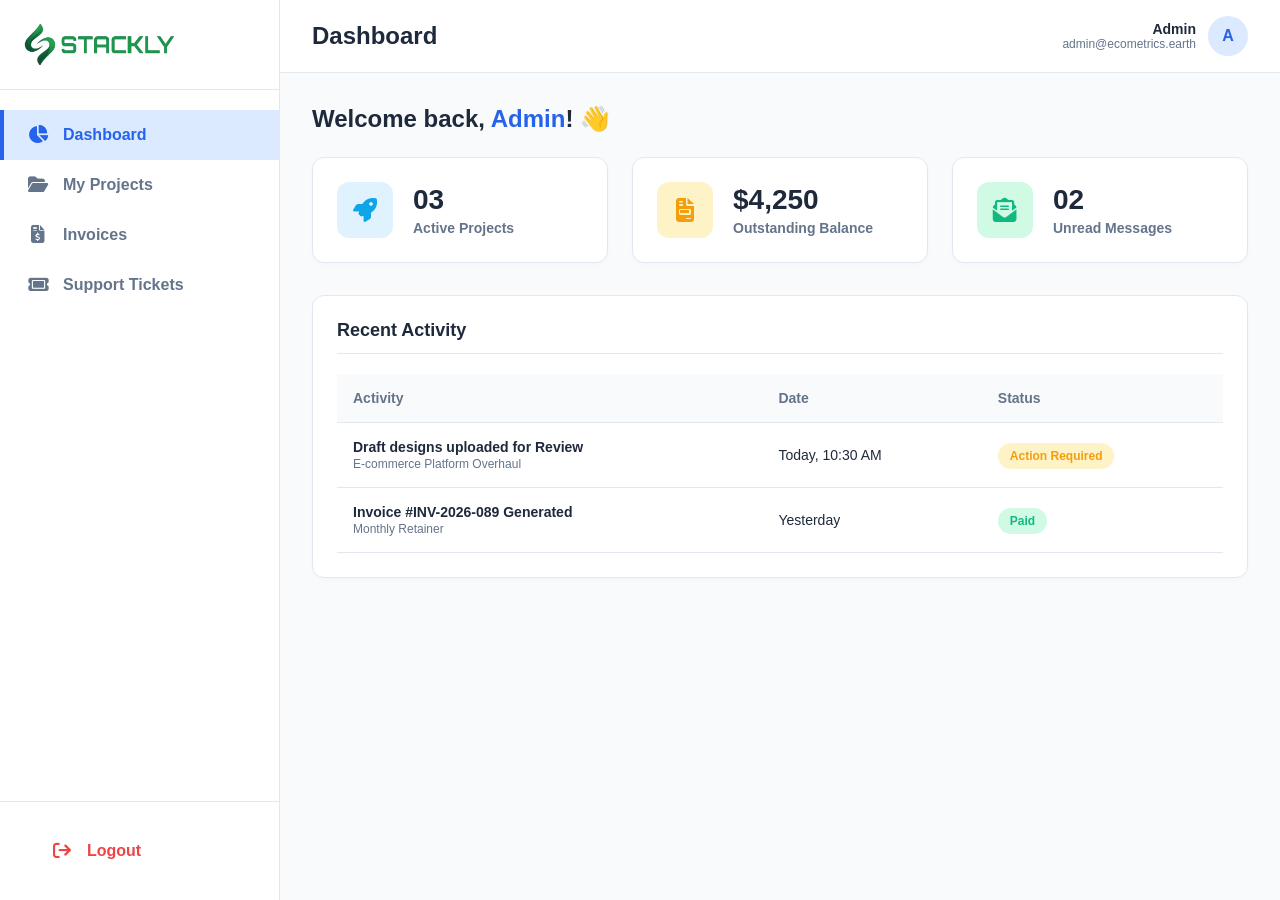
<file: client.html>
<!DOCTYPE html>
<html lang="en">

<head>
    <meta charset="UTF-8">
    <meta name="viewport" content="width=device-width, initial-scale=1.0, maximum-scale=1.0, user-scalable=no">
    <title>Client Portal | Dashboard</title>

    
    <link rel="stylesheet" href="https://cdnjs.cloudflare.com/ajax/libs/font-awesome/6.5.1/css/all.min.css">

    <style>
        :root {
           
            --primary: #2563eb;
            
            --primary-light: #dbeafe;
            
            --primary-dark: #1d4ed8;
            

            --text-main: #1e293b;
            --text-muted: #64748b;
            --bg-body: #f8fafc;
            --bg-surface: #ffffff;
            --border: #e2e8f0;

            --danger: #ef4444;
            --danger-bg: #fee2e2;
            --success: #10b981;
            --success-bg: #d1fae5;
            --warning: #f59e0b;
            --warning-bg: #fef3c7;
            --info: #0ea5e9;
            --info-bg: #e0f2fe;
        }

        * {
            margin: 0;
            padding: 0;
            box-sizing: border-box;
            font-family: 'Inter', 'Segoe UI', Tahoma, Geneva, Verdana, sans-serif;
        }

        body {
            background-color: var(--bg-body);
            color: var(--text-main);
            overflow-x: hidden;
        }

       
        .app-container {
            display: flex;
            min-height: 100vh;
        }

    
        .sidebar {
            width: 280px;
            background-color: var(--bg-surface);
            border-right: 1px solid var(--border);
            display: flex;
            flex-direction: column;
            position: fixed;
            height: 100vh;
            z-index: 1000;
            transition: transform 0.3s ease;
        }

        .sidebar-header {
            padding: 24px;
            border-bottom: 1px solid var(--border);
            display: flex;
            align-items: center;
            justify-content: space-between;
        }

        .brand {
            font-size: 20px;
            font-weight: 800;
            color: var(--primary);
            display: flex;
            align-items: center;
            gap: 10px;
        }

        .close-sidebar {
            display: none;
            background: none;
            border: none;
            font-size: 24px;
            color: var(--text-muted);
            cursor: pointer;
        }

        .nav-links {
            padding: 20px 0;
            list-style: none;
            flex: 1;
        }

        .nav-item {
            display: flex;
            align-items: center;
            gap: 15px;
            padding: 16px 24px;
            color: var(--text-muted);
            text-decoration: none;
            font-weight: 600;
            transition: all 0.2s;
            border-left: 4px solid transparent;
            cursor: pointer;
        }

        .nav-item i {
            font-size: 18px;
            width: 20px;
            text-align: center;
        }

        .nav-item:hover,
        .nav-item.active {
            background-color: var(--primary-light);
            color: var(--primary);
            border-left-color: var(--primary);
        }

        .sidebar-footer {
            padding: 24px;
            border-top: 1px solid var(--border);
        }

        
        .main-content {
            flex: 1;
            margin-left: 280px;
            display: flex;
            flex-direction: column;
            width: calc(100% - 280px);
        }

        .header {
            background-color: var(--bg-surface);
            padding: 16px 32px;
            border-bottom: 1px solid var(--border);
            display: flex;
            justify-content: space-between;
            align-items: center;
            position: sticky;
            top: 0;
            z-index: 998;
        }

        .header-left {
            display: flex;
            align-items: center;
            gap: 16px;
        }

        .menu-toggle {
            display: none;
            background: var(--primary-light);
            color: var(--primary);
            border: none;
            padding: 10px;
            border-radius: 8px;
            font-size: 18px;
            cursor: pointer;
        }

        .user-profile {
            display: flex;
            align-items: center;
            gap: 12px;
            text-align: right;
        }

        .user-info {
            display: flex;
            flex-direction: column;
        }

        .user-name {
            font-weight: 700;
            font-size: 14px;
        }

        .user-role {
            font-size: 12px;
            color: var(--text-muted);
        }

        .avatar {
            width: 40px;
            height: 40px;
            border-radius: 50%;
            background-color: var(--primary-light);
            color: var(--primary);
            display: flex;
            align-items: center;
            justify-content: center;
            font-size: 16px;
            font-weight: bold;
        }

      
        .content-wrapper {
            padding: 32px;
        }

        .view-section {
            display: none;
            animation: fadeIn 0.4s ease;
        }

        .view-section.active {
            display: block;
        }

        @keyframes fadeIn {
            from {
                opacity: 0;
                transform: translateY(10px);
            }

            to {
                opacity: 1;
                transform: translateY(0);
            }
        }

        .page-title {
            margin-bottom: 24px;
            font-size: 24px;
        }

        
        .stats-grid {
            display: grid;
            grid-template-columns: repeat(auto-fit, minmax(240px, 1fr));
            gap: 24px;
            margin-bottom: 32px;
        }

        .stat-card {
            background: var(--bg-surface);
            padding: 24px;
            border-radius: 12px;
            border: 1px solid var(--border);
            display: flex;
            align-items: center;
            gap: 20px;
            box-shadow: 0 2px 4px rgba(0, 0, 0, 0.02);
        }

       
        .stat-card.mini {
            padding: 16px 20px;
        }

        .stat-icon {
            width: 56px;
            height: 56px;
            border-radius: 12px;
            display: flex;
            align-items: center;
            justify-content: center;
            font-size: 24px;
            flex-shrink: 0;
        }

        .stat-icon.mini {
            width: 45px;
            height: 45px;
            font-size: 20px;
        }

        .stat-info h3 {
            font-size: 28px;
            margin-bottom: 4px;
        }

        .stat-info.mini h3 {
            font-size: 22px;
        }

        .stat-info p {
            color: var(--text-muted);
            font-size: 14px;
            font-weight: 600;
        }

        .card {
            background: var(--bg-surface);
            border-radius: 12px;
            border: 1px solid var(--border);
            padding: 24px;
            box-shadow: 0 2px 4px rgba(0, 0, 0, 0.02);
            margin-bottom: 24px;
        }

        .card-title {
            font-size: 18px;
            margin-bottom: 20px;
            padding-bottom: 12px;
            border-bottom: 1px solid var(--border);
            display: flex;
            justify-content: space-between;
            align-items: center;
        }

        
        .table-responsive {
            overflow-x: auto;
        }

        table {
            width: 100%;
            border-collapse: collapse;
            min-width: 700px;
        }

        th,
        td {
            padding: 16px;
            text-align: left;
            border-bottom: 1px solid var(--border);
            font-size: 14px;
        }

        th {
            color: var(--text-muted);
            font-weight: 600;
            background: var(--bg-body);
        }

        .badge {
            padding: 6px 12px;
            border-radius: 20px;
            font-size: 12px;
            font-weight: 600;
            white-space: nowrap;
        }

        .badge.active {
            background: var(--info-bg);
            color: var(--info);
        }

        .badge.success {
            background: var(--success-bg);
            color: var(--success);
        }

        .badge.pending {
            background: var(--warning-bg);
            color: var(--warning);
        }

        .badge.danger {
            background: var(--danger-bg);
            color: var(--danger);
        }

        .badge.neutral {
            background: #f1f5f9;
            color: var(--text-muted);
        }

        .progress-bar-container {
            width: 100%;
            background: #e2e8f0;
            border-radius: 4px;
            height: 8px;
            margin-top: 8px;
        }

        .progress-bar {
            height: 100%;
            border-radius: 4px;
        }

        .action-btn-sm {
            padding: 8px 14px;
            background: var(--primary-light);
            color: var(--primary);
            border: none;
            border-radius: 6px;
            cursor: pointer;
            font-weight: 600;
            font-size: 13px;
            transition: 0.2s;
        }

        .action-btn-sm:hover {
            /* background: var(--primary); */
            /* color: white; */
        }

        .action-btn-outline {
            background: transparent;
            border: 1px solid var(--border);
            color: var(--text-main);
        }

        .action-btn-outline:hover {
            background: var(--bg-body);
        }

        
        .form-group {
            margin-bottom: 20px;
        }

        .form-group label {
            display: block;
            margin-bottom: 8px;
            font-size: 14px;
            font-weight: 600;
        }

        .form-control {
            width: 100%;
            padding: 12px 16px;
            border: 2px solid var(--border);
            border-radius: 8px;
            font-size: 14px;
            transition: all 0.3s;
            font-family: inherit;
        }

        .form-control:focus {
            outline: none;
            border-color: var(--primary);
            box-shadow: 0 0 0 3px var(--primary-light);
        }

        .form-control.is-invalid {
            border-color: var(--danger);
            background-color: var(--danger-bg);
        }

        .error-text {
            color: var(--danger);
            font-size: 12px;
            margin-top: 6px;
            display: none;
            font-weight: 600;
        }

        .alert-success {
            background-color: var(--success-bg);
            color: var(--success);
            padding: 16px;
            border-radius: 8px;
            border: 1px solid #a7f3d0;
            margin-bottom: 20px;
            display: none;
            font-weight: 600;
        }

        .btn-submit {
            width: 100%;
            padding: 14px;
            background-color: var(--primary);
            color: white;
            border: none;
            border-radius: 8px;
            font-size: 15px;
            font-weight: 600;
            cursor: pointer;
            transition: 0.3s;
        }

        .btn-submit:hover {
            background-color: var(--primary-dark);
        }

        .btn-submit:disabled {
            background-color: var(--text-muted);
            cursor: not-allowed;
        }

        
        .overlay {
            display: none;
            position: fixed;
            top: 0;
            left: 0;
            right: 0;
            bottom: 0;
            background: rgba(15, 23, 42, 0.6);
            z-index: 999;
            backdrop-filter: blur(2px);
        }

        
        @media (max-width: 992px) {
            .sidebar {
                transform: translateX(-100%);
            }

            .sidebar.show {
                transform: translateX(0);
            }

            .main-content {
                margin-left: 0;
                width: 100%;
            }

            .menu-toggle {
                display: block;
            }

            .close-sidebar {
                display: block;
            }

            .overlay.show {
                display: block;
            }
        }

        @media (max-width: 576px) {
            .user-info {
                display: none;
            }

            .content-wrapper {
                padding: 20px;
            }

            .header {
                padding: 16px 20px;
            }

            .stats-grid {
                grid-template-columns: 1fr;
            }
        }

        .logo-img {
            width: 150px;
        }

        a {
            text-decoration: none;
        }

        .logo-da {
            display: flex;
            align-items: center;
            gap: 10px;
            color: var(--primary-color);
            font-size: 22px;
            font-weight: 800;
            letter-spacing: 1px;
        }

        .logo-da i {
            font-size: 28px;
        }
    </style>
</head>

<body>
    <div class="app-container">

      
        <div class="overlay" id="sidebarOverlay"></div>

        
        <aside class="sidebar" id="sidebar">
            <div class="sidebar-header">
                <div class="logo-da">
                    <img src="./asset/Greenlogo.webp" alt="Company Logo" class="logo-img">
                </div>
                <button class="close-sidebar" id="closeSidebar"><i class="fa-solid fa-xmark"></i></button>
            </div>

            <ul class="nav-links">
                <li><a class="nav-item active" data-target="view-dashboard"><i class="fa-solid fa-chart-pie"></i>
                        Dashboard</a></li>
                <li><a class="nav-item" data-target="view-projects"><i class="fa-solid fa-folder-open"></i> My
                        Projects</a></li>
                <li><a class="nav-item" data-target="view-invoices"><i class="fa-solid fa-file-invoice-dollar"></i>
                        Invoices</a></li>
                <li><a class="nav-item" data-target="view-support"><i class="fa-solid fa-ticket"></i> Support
                        Tickets</a></li>
            </ul>

            <div class="sidebar-footer">
                <a href="login.html" class="nav-item" style="color: var(--danger);" id="logoutBtn">
                    <i class="fa-solid fa-arrow-right-from-bracket"></i> Logout
                </a>
            </div>
        </aside>

      
        <main class="main-content">

            <header class="header">
                <div class="header-left">
                    <button class="menu-toggle" id="openSidebar"><i class="fa-solid fa-bars"></i></button>
                    <h2 id="headerTitle">Dashboard</h2>
                </div>
                <div class="user-profile">
                    <div class="user-info">
                        <span class="user-name" id="displayClientName">Loading...</span>
                        <span class="user-role" id="displayClientEmail">Loading...</span>
                    </div>
                    <div class="avatar" id="avatarInitials">--</div>
                </div>
            </header>

            <div class="content-wrapper">

                
                <div id="view-dashboard" class="view-section active">
                    <h1 class="page-title">Welcome back, <span id="welcomeName"
                            style="color: var(--primary);">Client</span>! 👋</h1>

                    <div class="stats-grid">
                        <div class="stat-card">
                            <div class="stat-icon" style="background: var(--info-bg); color: var(--info);">
                                <i class="fa-solid fa-rocket"></i>
                            </div>
                            <div class="stat-info">
                                <h3>03</h3>
                                <p>Active Projects</p>
                            </div>
                        </div>
                        <div class="stat-card">
                            <div class="stat-icon" style="background: var(--warning-bg); color: var(--warning);">
                                <i class="fa-solid fa-file-invoice"></i>
                            </div>
                            <div class="stat-info">
                                <h3>$4,250</h3>
                                <p>Outstanding Balance</p>
                            </div>
                        </div>
                        <div class="stat-card">
                            <div class="stat-icon" style="background: var(--success-bg); color: var(--success);">
                                <i class="fa-solid fa-envelope-open-text"></i>
                            </div>
                            <div class="stat-info">
                                <h3>02</h3>
                                <p>Unread Messages</p>
                            </div>
                        </div>
                    </div>

                    <div class="card">
                        <h2 class="card-title">Recent Activity</h2>
                        <div class="table-responsive">
                            <table>
                                <thead>
                                    <tr>
                                        <th>Activity</th>
                                        <th>Date</th>
                                        <th>Status</th>
                                    </tr>
                                </thead>
                                <tbody>
                                    <tr>
                                        <td><strong>Draft designs uploaded for Review</strong><br><span
                                                style="color:var(--text-muted); font-size:12px;">E-commerce Platform
                                                Overhaul</span></td>
                                        <td>Today, 10:30 AM</td>
                                        <td><span class="badge pending">Action Required</span></td>
                                    </tr>
                                    <tr>
                                        <td><strong>Invoice #INV-2026-089 Generated</strong><br><span
                                                style="color:var(--text-muted); font-size:12px;">Monthly Retainer</span>
                                        </td>
                                        <td>Yesterday</td>
                                        <td><span class="badge success">Paid</span></td>
                                    </tr>
                                </tbody>
                            </table>
                        </div>
                    </div>
                </div>

                
                <div id="view-projects" class="view-section">
                    <h1 class="page-title">Project Portfolio</h1>

                  
                    <div class="stats-grid"
                        style="grid-template-columns: repeat(auto-fit, minmax(200px, 1fr)); margin-bottom: 24px;">
                        <div class="stat-card mini">
                            <div class="stat-info mini">
                                <h3>12</h3>
                                <p>Total Projects</p>
                            </div>
                        </div>
                        <div class="stat-card mini">
                            <div class="stat-info mini">
                                <h3>03</h3>
                                <p>In Progress</p>
                            </div>
                        </div>
                        <div class="stat-card mini">
                            <div class="stat-info mini">
                                <h3>08</h3>
                                <p>Completed</p>
                            </div>
                        </div>
                    </div>

                    <div class="card">
                        <div class="card-title">
                            <span>All Projects</span>
                            <a href="404.html" class="action-btn-sm action-btn-outline"><i
                                    class="fa-solid fa-filter"></i>
                                Filter</a>
                        </div>
                        <div class="table-responsive">
                            <table>
                                <thead>
                                    <tr>
                                        <th>Project Details</th>
                                        <th>Manager</th>
                                        <th>Target Deadline</th>
                                        <th style="min-width: 150px;">Milestone Progress</th>
                                        <th>Status</th>
                                    </tr>
                                </thead>
                                <tbody>
                                    <tr>
                                        <td><strong>E-commerce Platform Overhaul</strong><br><span
                                                style="color:var(--text-muted); font-size:12px;">Phase 2: Frontend
                                                Development</span></td>
                                        <td><i class="fa-solid fa-circle-user" style="color:var(--text-muted)"></i>
                                            Sarah Jenkins</td>
                                        <td>Oct 15, 2026</td>
                                        <td>
                                            <span>65%</span>
                                            <div class="progress-bar-container">
                                                <div class="progress-bar" style="width: 65%; background: var(--info);">
                                                </div>
                                            </div>
                                        </td>
                                        <td><span class="badge active">In Progress</span></td>
                                    </tr>
                                    <tr>
                                        <td><strong>SEO Optimization Q3</strong><br><span
                                                style="color:var(--text-muted); font-size:12px;">Content Strategy</span>
                                        </td>
                                        <td><i class="fa-solid fa-circle-user" style="color:var(--text-muted)"></i> Mike
                                            Ross</td>
                                        <td>Nov 01, 2026</td>
                                        <td>
                                            <span>90%</span>
                                            <div class="progress-bar-container">
                                                <div class="progress-bar"
                                                    style="width: 90%; background: var(--warning);"></div>
                                            </div>
                                        </td>
                                        <td><span class="badge pending">Review Pending</span></td>
                                    </tr>
                                    <tr>
                                        <td><strong>Mobile App UI Wireframes</strong><br><span
                                                style="color:var(--text-muted); font-size:12px;">Initial Ideation</span>
                                        </td>
                                        <td><i class="fa-solid fa-circle-user" style="color:var(--text-muted)"></i>
                                            David Kim</td>
                                        <td>Dec 10, 2026</td>
                                        <td>
                                            <span>20%</span>
                                            <div class="progress-bar-container">
                                                <div class="progress-bar" style="width: 20%; background: var(--info);">
                                                </div>
                                            </div>
                                        </td>
                                        <td><span class="badge active">In Progress</span></td>
                                    </tr>
                                    <tr>
                                        <td><strong>Database Migration Setup</strong><br><span
                                                style="color:var(--text-muted); font-size:12px;">Infrastructure</span>
                                        </td>
                                        <td><i class="fa-solid fa-circle-user" style="color:var(--text-muted)"></i>
                                            Sarah Jenkins</td>
                                        <td>Jan 15, 2027</td>
                                        <td>
                                            <span>5%</span>
                                            <div class="progress-bar-container">
                                                <div class="progress-bar" style="width: 5%; background: var(--border);">
                                                </div>
                                            </div>
                                        </td>
                                        <td><span class="badge neutral">On Hold</span></td>
                                    </tr>
                                    <tr>
                                        <td><strong>Brand Identity Guidelines</strong><br><span
                                                style="color:var(--text-muted); font-size:12px;">Final Handover
                                                Complete</span></td>
                                        <td><i class="fa-solid fa-circle-user" style="color:var(--text-muted)"></i>
                                            Emily Chen</td>
                                        <td>Sep 10, 2026</td>
                                        <td>
                                            <span>100%</span>
                                            <div class="progress-bar-container">
                                                <div class="progress-bar"
                                                    style="width: 100%; background: var(--success);"></div>
                                            </div>
                                        </td>
                                        <td><span class="badge success">Completed</span></td>
                                    </tr>
                                </tbody>
                            </table>
                        </div>
                    </div>
                </div>

                
                <div id="view-invoices" class="view-section">
                    <h1 class="page-title">Billing & Invoices</h1>

                   
                    <div class="stats-grid"
                        style="grid-template-columns: repeat(auto-fit, minmax(200px, 1fr)); margin-bottom: 24px;">
                        <div class="stat-card mini">
                            <div class="stat-info mini">
                                <h3>$6,050.00</h3>
                                <p>Total Outstanding</p>
                            </div>
                        </div>
                        <div class="stat-card mini">
                            <div class="stat-info mini">
                                <h3>$28,450.00</h3>
                                <p>Paid This Year</p>
                            </div>
                        </div>
                    </div>

                    <div class="card">
                        <div class="card-title">
                            <span>Invoice History</span>
                            <a href="404.html" class="action-btn-sm"><i class="fa-solid fa-credit-card"></i> Pay
                                Outstanding</a>
                        </div>
                        <div class="table-responsive">
                            <table>
                                <thead>
                                    <tr>
                                        <th>Invoice #</th>
                                        <th>Description</th>
                                        <th>Date Issued</th>
                                        <th>Amount</th>
                                        <th>Status</th>
                                        <th>Action</th>
                                    </tr>
                                </thead>
                                <tbody>
                                    <tr>
                                        <td><strong>INV-2026-092</strong></td>
                                        <td>Web Hosting & Maintenance (Oct)</td>
                                        <td>Oct 05, 2026</td>
                                        <td>$1,800.00</td>
                                        <td><span class="badge danger">Overdue</span></td>
                                        <td><a href="404.html" class="action-btn-sm action-btn-outline"><i
                                                    class="fa-solid fa-download"></i> PDF</a></td>
                                    </tr>
                                    <tr>
                                        <td><strong>INV-2026-091</strong></td>
                                        <td>E-commerce Development Phase 1</td>
                                        <td>Oct 01, 2026</td>
                                        <td>$4,250.00</td>
                                        <td><span class="badge pending">Due in 5 Days</span></td>
                                        <td><a href="404.html" class="action-btn-sm action-btn-outline"><i
                                                    class="fa-solid fa-download"></i> PDF</a></td>
                                    </tr>
                                    <tr>
                                        <td><strong>INV-2026-089</strong></td>
                                        <td>Monthly SEO Retainer (Sep)</td>
                                        <td>Sep 01, 2026</td>
                                        <td>$2,100.00</td>
                                        <td><span class="badge success">Paid</span></td>
                                        <td><a href="404.html" class="action-btn-sm action-btn-outline"><i
                                                    class="fa-solid fa-download"></i> PDF</a></td>
                                    </tr>
                                    <tr>
                                        <td><strong>INV-2026-085</strong></td>
                                        <td>Brand Identity Package Final</td>
                                        <td>Aug 15, 2026</td>
                                        <td>$3,500.00</td>
                                        <td><span class="badge success">Paid</span></td>
                                        <td><a href="404.html" class="action-btn-sm action-btn-outline"><i
                                                    class="fa-solid fa-download"></i> PDF</a></td>
                                    </tr>
                                    <tr>
                                        <td><strong>INV-2026-080</strong></td>
                                        <td>Monthly SEO Retainer (Aug)</td>
                                        <td>Aug 01, 2026</td>
                                        <td>$2,100.00</td>
                                        <td><span class="badge success">Paid</span></td>
                                        <td><a href="404.html" class="action-btn-sm action-btn-outline"><i
                                                    class="fa-solid fa-download"></i> PDF</a></td>
                                    </tr>
                                </tbody>
                            </table>
                        </div>
                    </div>
                </div>

               
                <div id="view-support" class="view-section">
                    <h1 class="page-title">Support Center</h1>
                    <div class="card" style="max-width: 700px;">
                        <h2 class="card-title">Open a New Ticket</h2>

                        <div id="formSuccess" class="alert-success">
                            <i class="fa-solid fa-circle-check"></i> Ticket submitted successfully! Our team will
                            contact you shortly.
                        </div>

                        <form id="supportForm" novalidate>
                            <div class="form-group">
                                <label for="subjectInput">Subject <span style="color:var(--danger)">*</span></label>
                                <input type="text" id="subjectInput" class="form-control"
                                    placeholder="E.g. Requesting edit access">
                                <div class="error-text" id="subjectError"><i class="fa-solid fa-circle-exclamation"></i>
                                    Subject is required (min 5 chars).</div>
                            </div>

                            <div class="form-group">
                                <label for="categorySelect">Category <span style="color:var(--danger)">*</span></label>
                                <select id="categorySelect" class="form-control">
                                    <option value="" selected disabled>Select a category...</option>
                                    <option value="billing">Billing & Invoices</option>
                                    <option value="technical">Technical Support</option>
                                    <option value="project">Project Update Request</option>
                                </select>
                                <div class="error-text" id="categoryError"><i
                                        class="fa-solid fa-circle-exclamation"></i> Please select a category.</div>
                            </div>

                            <div class="form-group">
                                <label for="messageInput">Message <span style="color:var(--danger)">*</span></label>
                                <textarea id="messageInput" class="form-control" rows="5"
                                    placeholder="Describe your issue in detail..."></textarea>
                                <div class="error-text" id="messageError"><i class="fa-solid fa-circle-exclamation"></i>
                                    Message cannot be empty.</div>
                            </div>

                            <button type="submit" id="submitBtn" class="btn-submit">
                                <i class="fa-solid fa-paper-plane"></i> Submit Ticket
                            </button>
                        </form>
                    </div>
                </div>

            </div>
        </main>
    </div>

    <script>
        
        const storedEmail = localStorage.getItem("UserMail") || "alex.morgan@clientco.com";
        const namePart = storedEmail.split("@")[0];
        const formattedName = namePart.split(/[._-]/).map(w => w.charAt(0).toUpperCase() + w.slice(1)).join(' ');
        const initials = formattedName.split(' ').map(n => n[0]).join('').substring(0, 2);

        document.getElementById('displayClientEmail').textContent = storedEmail;
        document.getElementById('displayClientName').textContent = formattedName;
        document.getElementById('welcomeName').textContent = formattedName.split(' ')[0];
        document.getElementById('avatarInitials').textContent = initials;


       
        const menuLinks = document.querySelectorAll('.nav-item[data-target]');
        const views = document.querySelectorAll('.view-section');
        const headerTitle = document.getElementById('headerTitle');

        menuLinks.forEach(link => {
            link.addEventListener('click', function (e) {
                e.preventDefault();

                if (this.classList.contains('active')) return;

                menuLinks.forEach(l => l.classList.remove('active'));
                views.forEach(v => v.classList.remove('active'));

                this.classList.add('active');

                const targetId = this.getAttribute('data-target');
                document.getElementById(targetId).classList.add('active');

                headerTitle.textContent = this.textContent.trim();

                if (window.innerWidth <= 768) {
                    toggleMenu();
                }
            });
        });


       
        const sidebar = document.getElementById('sidebar');
        const overlay = document.getElementById('sidebarOverlay');

        function toggleMenu() {
            sidebar.classList.toggle('show');
            overlay.classList.toggle('show');
            document.body.style.overflow = sidebar.classList.contains('show') ? 'hidden' : 'auto';
        }

        document.getElementById('openSidebar').addEventListener('click', toggleMenu);
        document.getElementById('closeSidebar').addEventListener('click', toggleMenu);
        overlay.addEventListener('click', toggleMenu);


        
        document.getElementById('supportForm').addEventListener('submit', function (e) {
            e.preventDefault();

            const subject = document.getElementById('subjectInput');
            const category = document.getElementById('categorySelect');
            const message = document.getElementById('messageInput');
            const submitBtn = document.getElementById('submitBtn');
            const successAlert = document.getElementById('formSuccess');

            const subjectErr = document.getElementById('subjectError');
            const categoryErr = document.getElementById('categoryError');
            const messageErr = document.getElementById('messageError');

            let isValid = true;

            [subject, category, message].forEach(el => el.classList.remove('is-invalid'));
            [subjectErr, categoryErr, messageErr].forEach(el => el.style.display = 'none');
            successAlert.style.display = 'none';

            if (subject.value.trim().length < 5) {
                subject.classList.add('is-invalid');
                subjectErr.style.display = 'block';
                isValid = false;
            }
            if (category.value === '') {
                category.classList.add('is-invalid');
                categoryErr.style.display = 'block';
                isValid = false;
            }
            if (message.value.trim().length < 10) {
                message.classList.add('is-invalid');
                messageErr.style.display = 'block';
                isValid = false;
            }

            if (isValid) {
                const originalText = submitBtn.innerHTML;
                submitBtn.innerHTML = '<i class="fa-solid fa-spinner fa-spin"></i> Submitting...';
                submitBtn.disabled = true;

                setTimeout(() => {
                    successAlert.style.display = 'block';
                    this.reset();
                    submitBtn.innerHTML = originalText;
                    submitBtn.disabled = false;
                    window.location.href = "404.html";

                    setTimeout(() => { successAlert.style.display = 'none'; }, 4000);
                }, 1200);
            }
        });

        document.getElementById('logoutBtn').addEventListener('click', (e) => {
            e.preventDefault();
            localStorage.removeItem("ClientMail");
           
            window.location.href = "login.html";

        });
    </script>
</body>

</html>
</file>
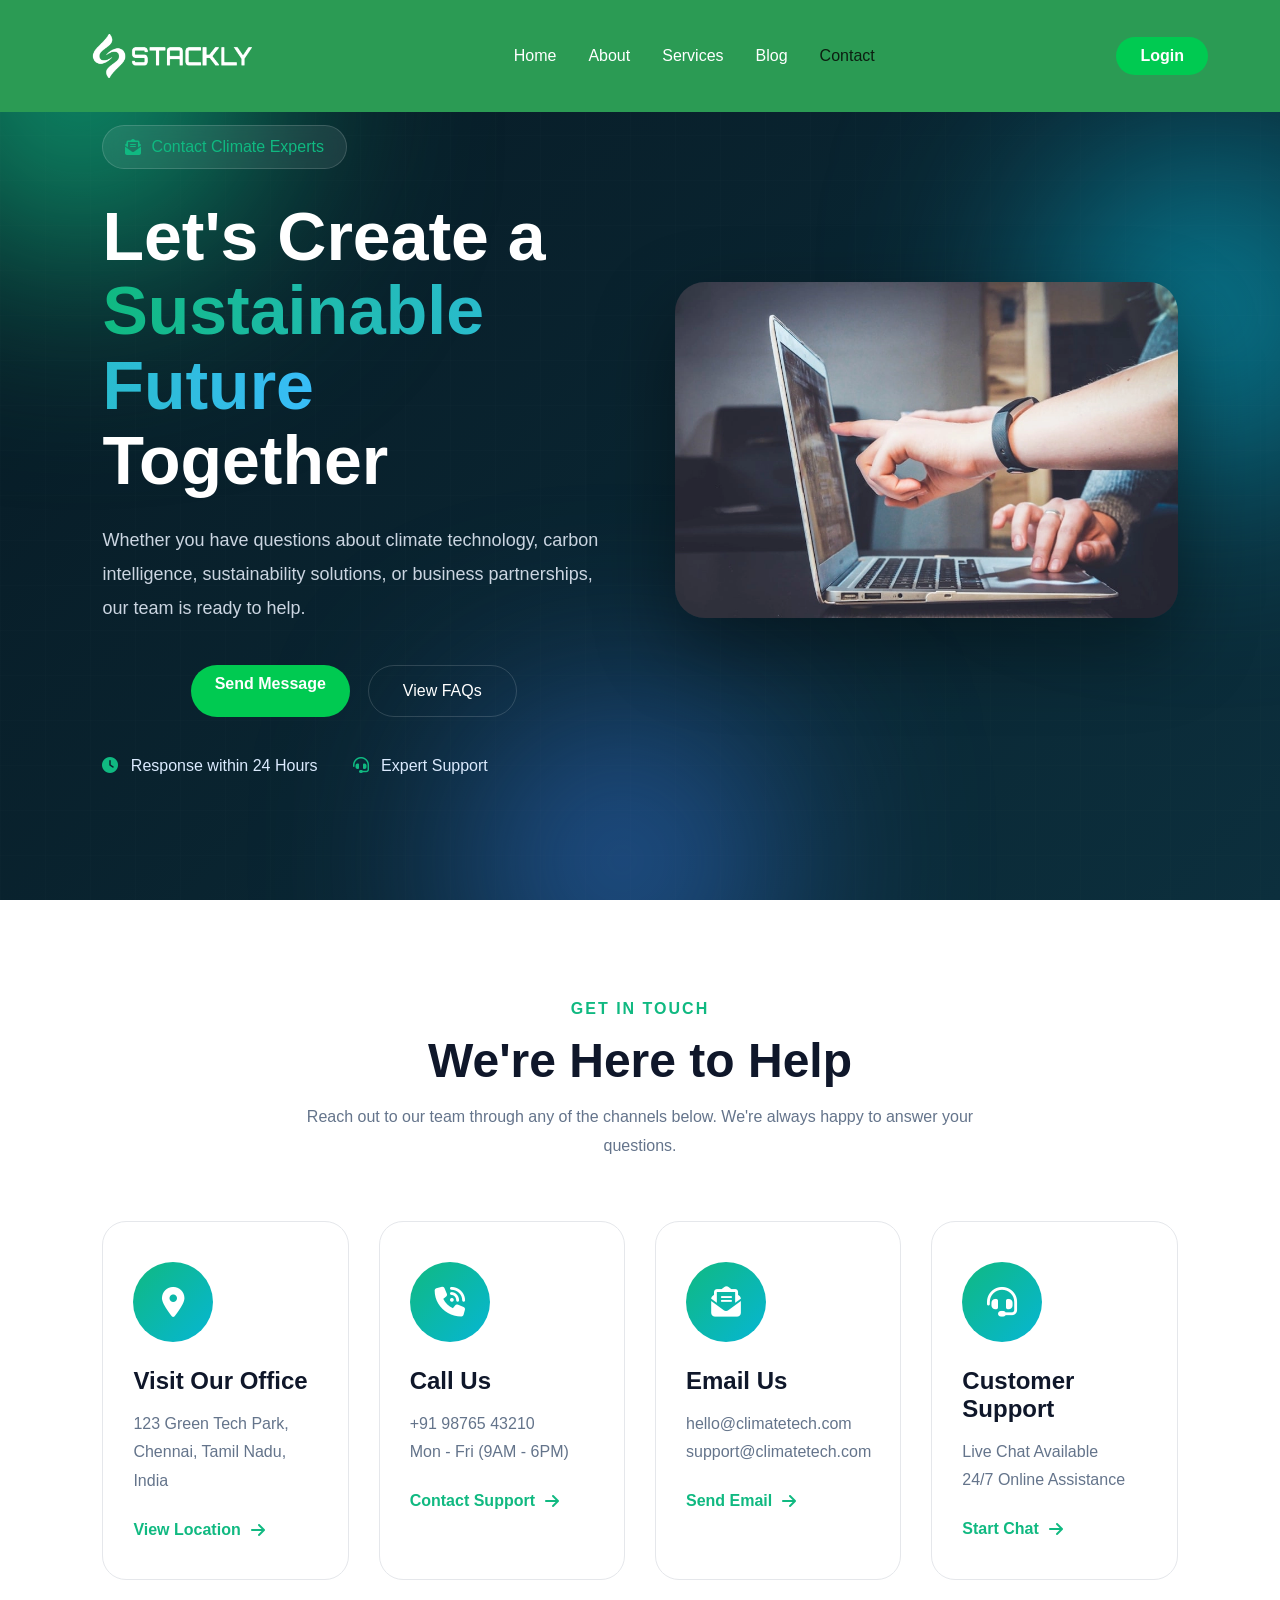
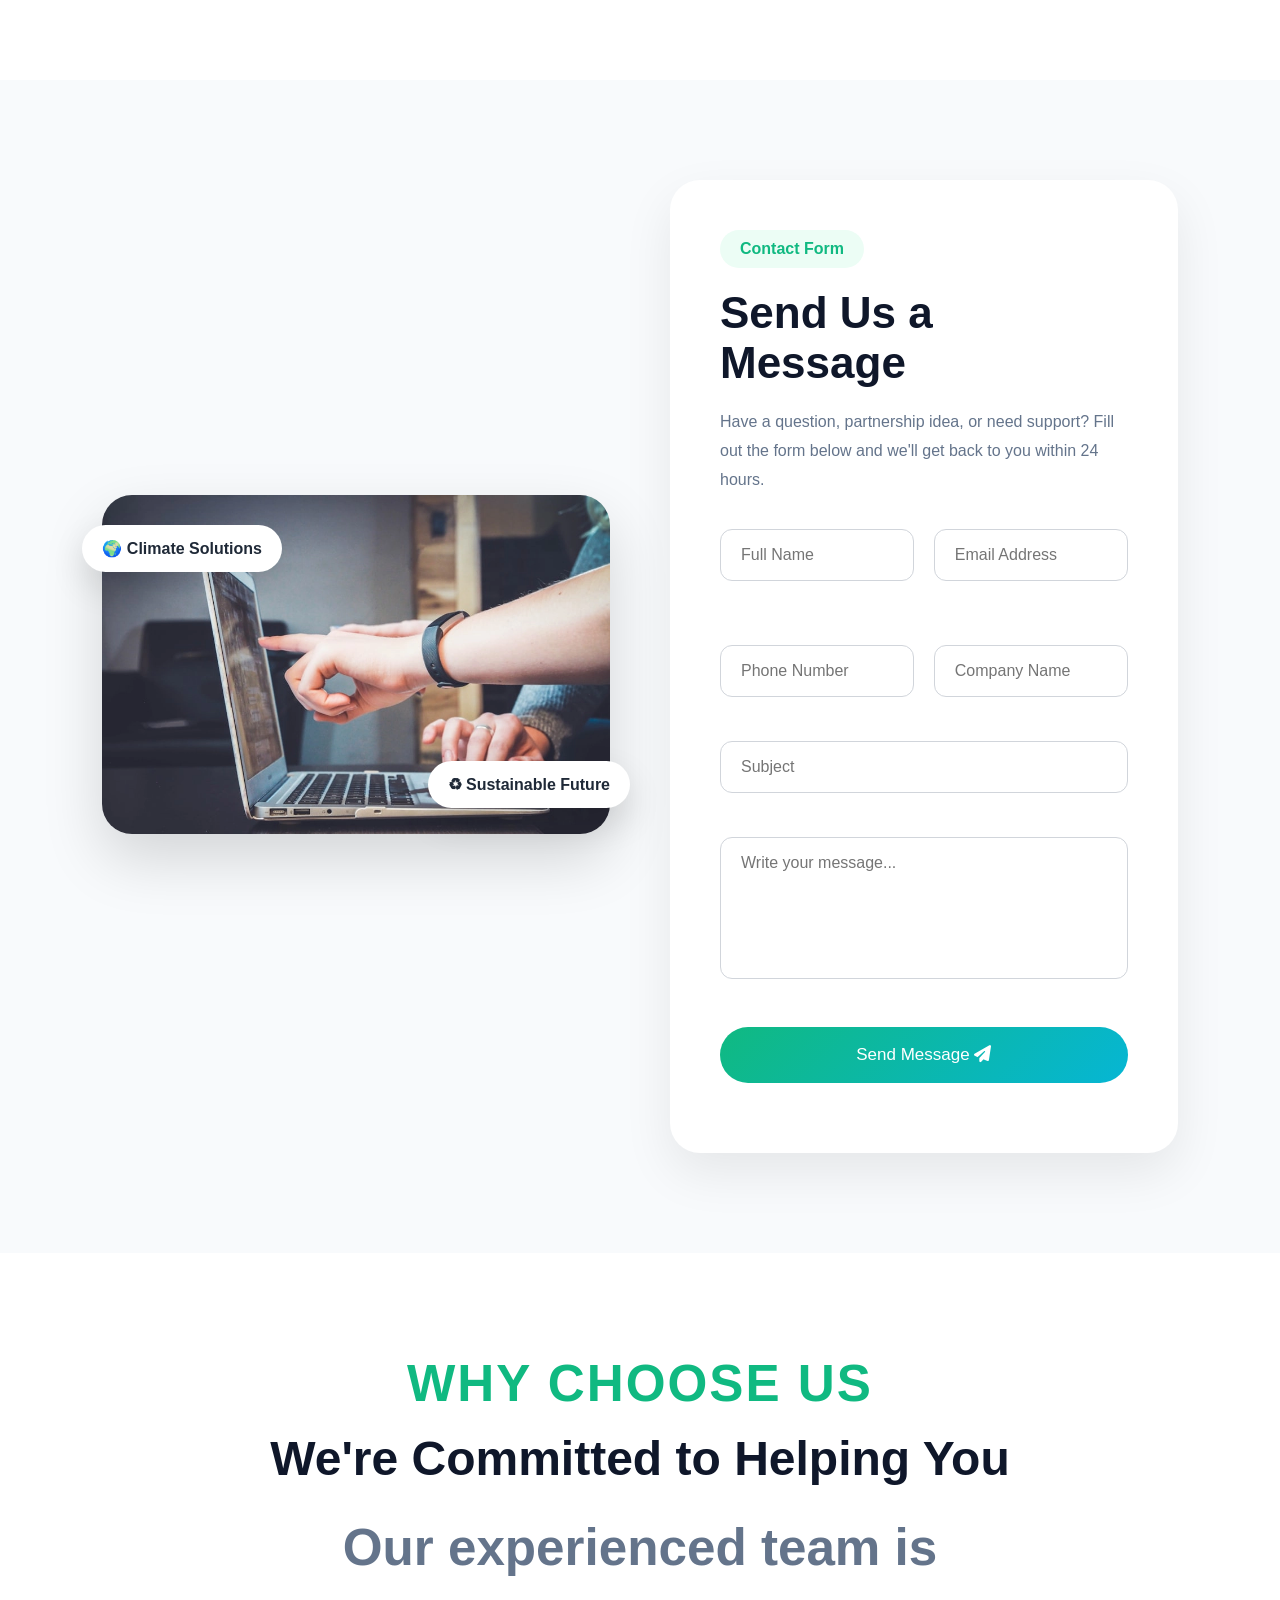
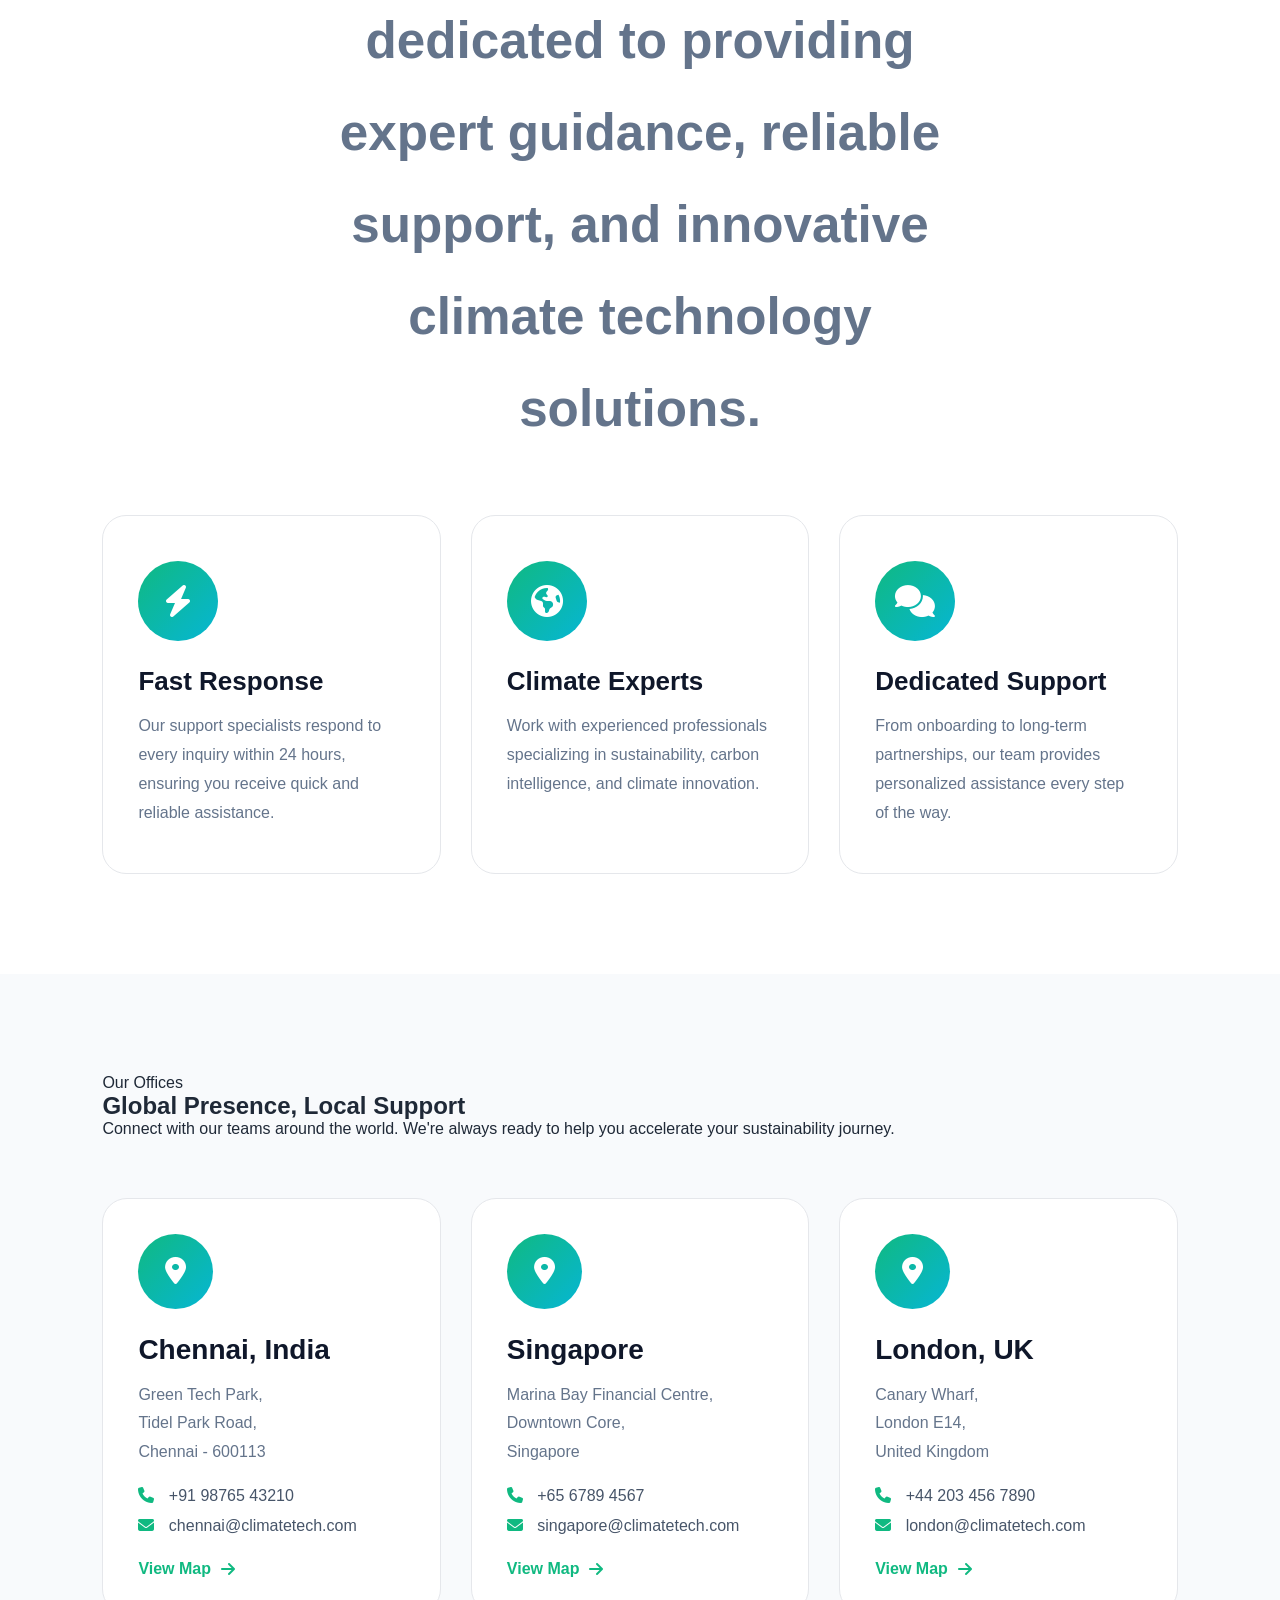
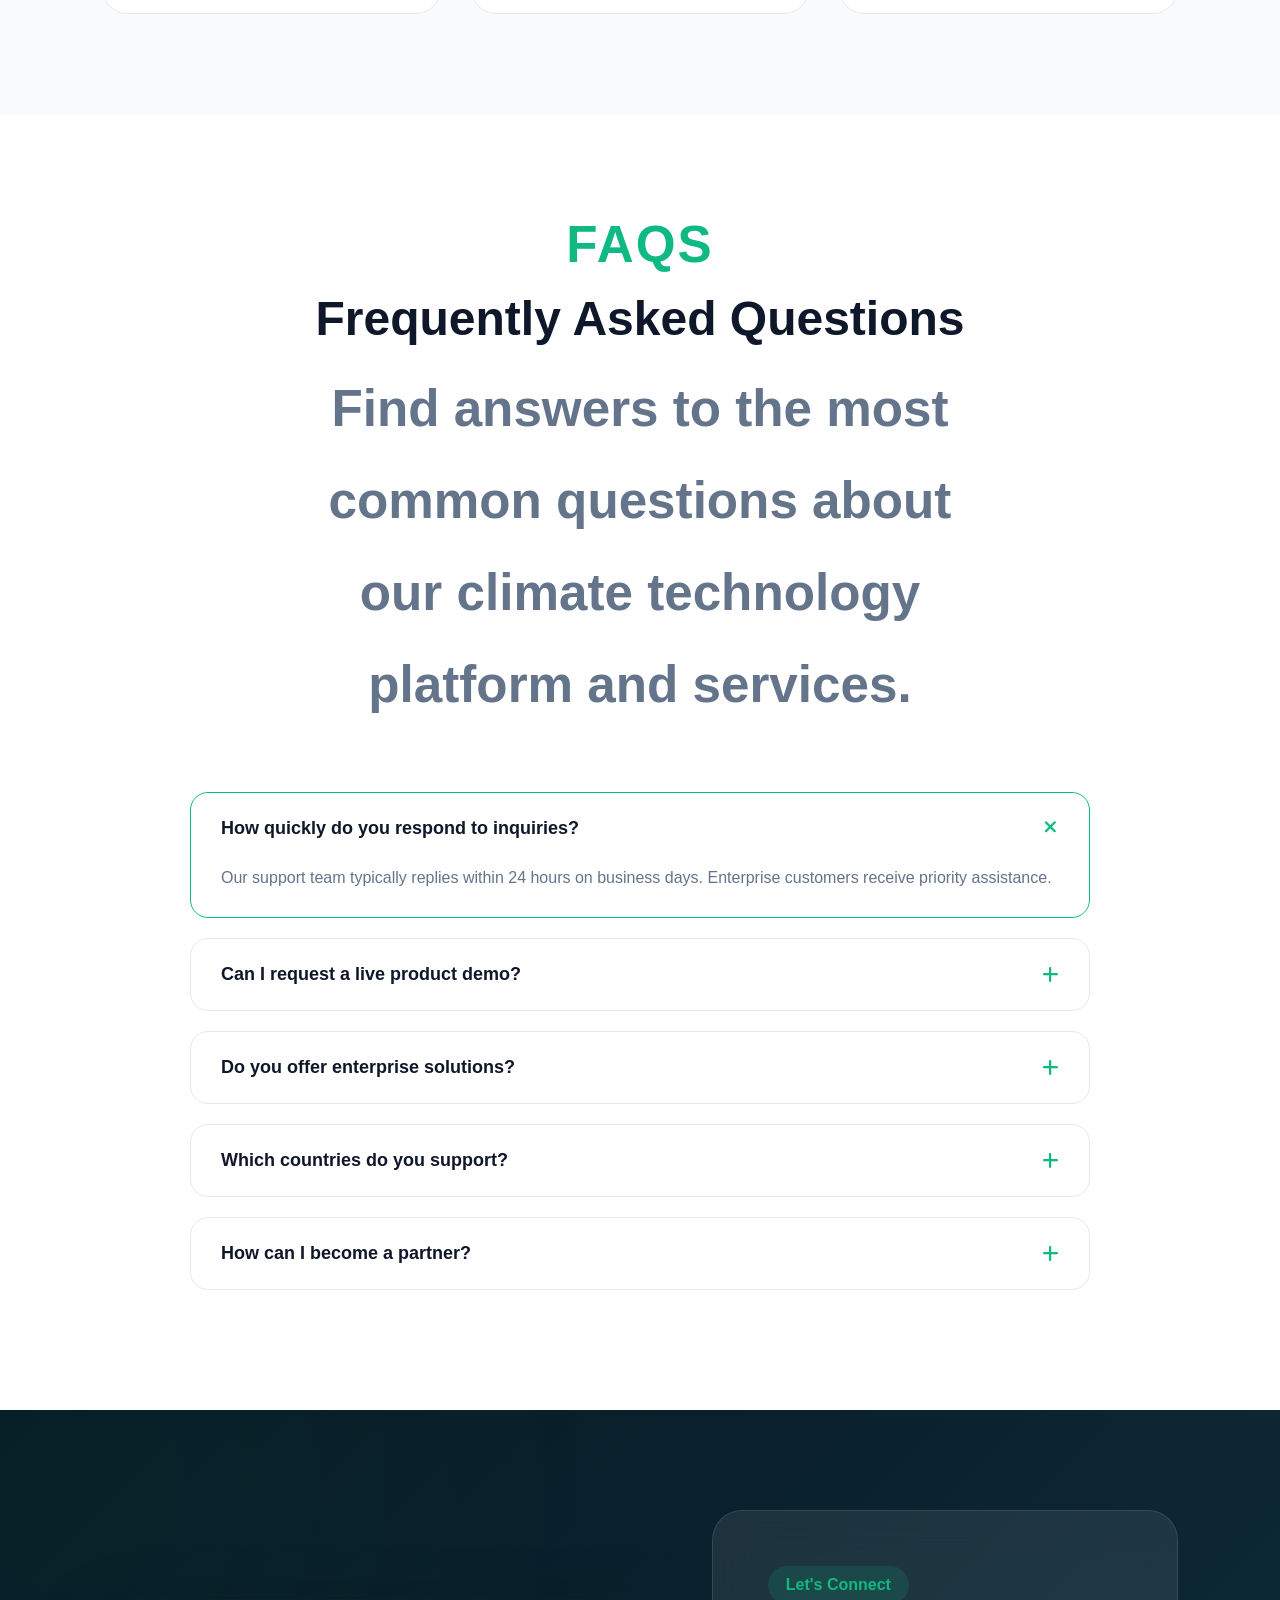
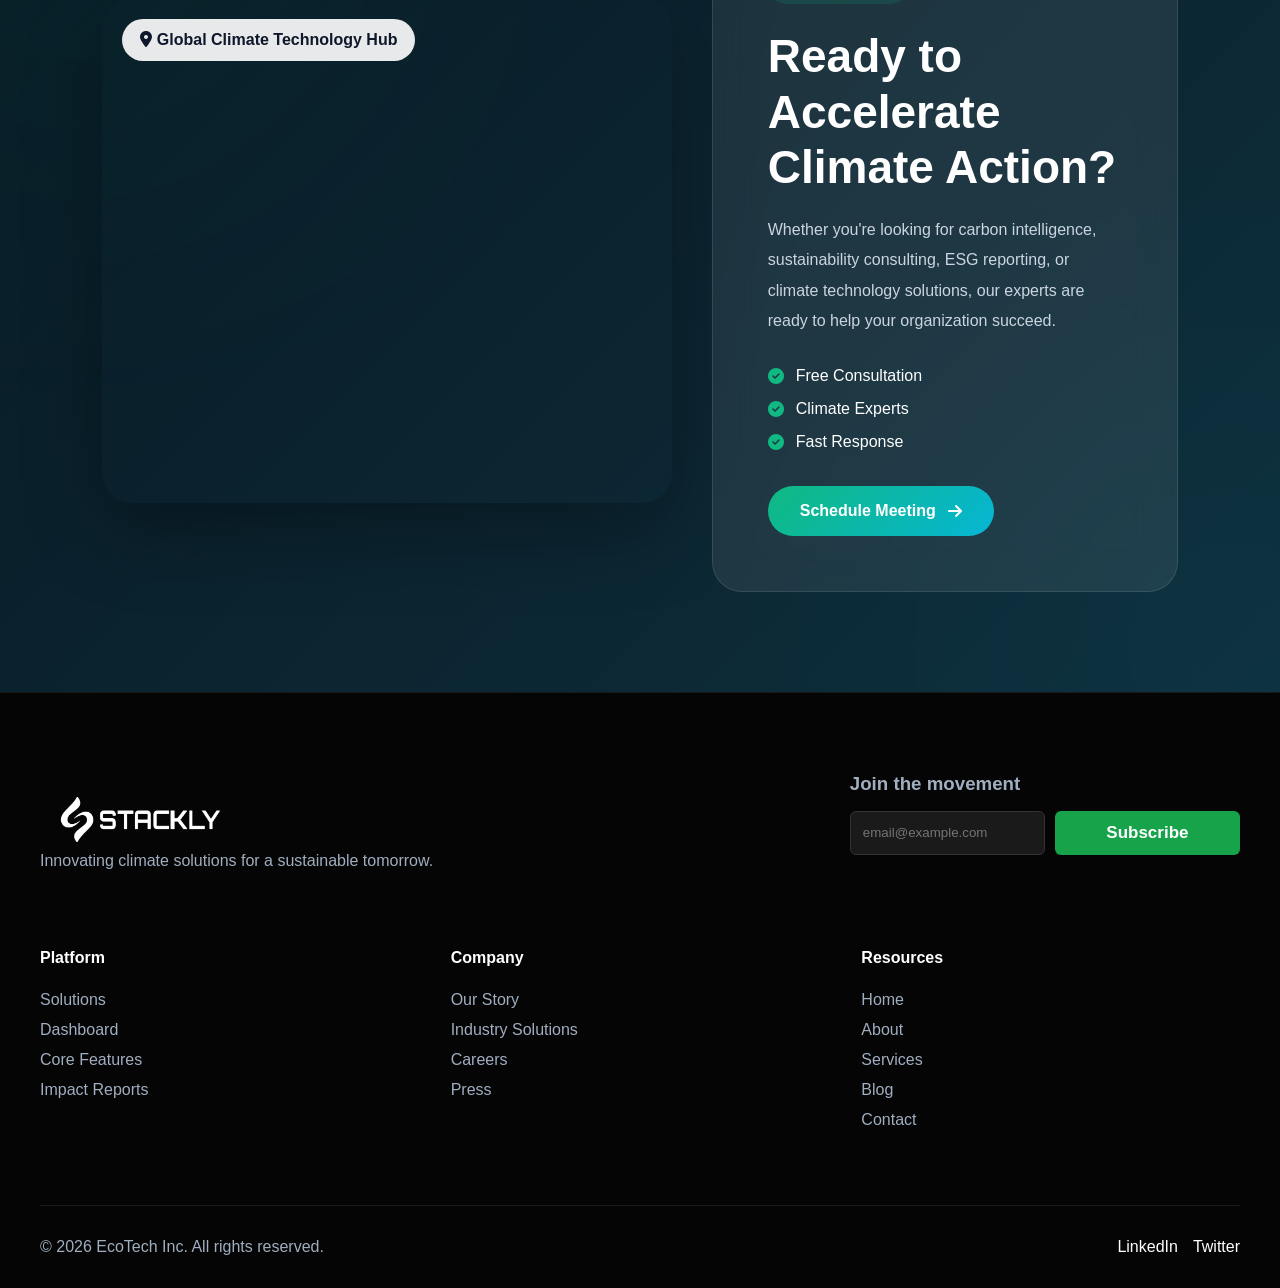
<file: Contact.html>
<!DOCTYPE html>
<html lang="en">

<head>
    <meta charset="UTF-8">
    <meta name="viewport" content="width=device-width, initial-scale=1.0">
    <title>Contact</title>
    <link rel="stylesheet" href="style.css">
    <link rel="stylesheet" href="Contact.css">
    <link rel="stylesheet" href="https://cdnjs.cloudflare.com/ajax/libs/font-awesome/6.4.0/css/all.min.css"
        integrity="sha512-iecdLmaskl7CVkqkXNQ/ZH/XLlvWZOJyj7Yy7tcenmpD1ypASozpmT/E0iPtmFIB46ZmdtAc9eNBvH0H/ZpiBw=="
        crossorigin="anonymous" referrerpolicy="no-referrer" />
</head>

<body>
    <nav id="navbar">
        <div class="nav-container">
            <a href="index.html" class="logo-container">
                <img src="./asset/Greenlogo.webp" alt="Company Logo" class="logo-img">
            </a>

            <ul class="nav-links">
                <li><a href="index.html" class="nav-link">Home</a></li>
                <li><a href="about.html" class="nav-link">About</a></li>
                <li><a href="Services.html" class="nav-link">Services</a></li>
                <li><a href="blog.html" class="nav-link">Blog</a></li>
                <li><a href="Contact.html" class="nav-link nav-activ">Contact</a></li>
            </ul>

            <a href="login.html" class="btn-primary desktop-btn">Login</a>

            <div class="hamburger" id="hamburger-btn">
                <div class="line"></div>
                <div class="line"></div>
                <div class="line"></div>
            </div>
        </div>

        <div class="mobile-menu" id="mobile-menu">
            <ul>
                <li><a href="index.html">Home</a></li>
                <li><a href="about.html">About</a></li>
                <li><a href="Services.html">Services</a></li>
                <li><a href="blog.html">Blog</a></li>
                <li><a href="Contact.html">Contact</a></li>
                <li><a href="login.html" class="btn-primary mobile-btn">Login</a></li>
            </ul>
        </div>
    </nav>
    <section class="contact-hero">

        <div class="hero-bg">
            <span class="blob blob1"></span>
            <span class="blob blob2"></span>
            <span class="blob blob3"></span>
            <div class="grid"></div>
        </div>

        <div class="container">

            <div class="hero-content">

                <div class="hero-badge">
                    <i class="fa-solid fa-envelope-open-text"></i>
                    Contact Climate Experts
                </div>

                <h1>
                    Let's Create a
                    <span>Sustainable Future</span>
                    Together
                </h1>

                <p>
                    Whether you have questions about climate technology,
                    carbon intelligence, sustainability solutions, or
                    business partnerships, our team is ready to help.
                </p>

                <div class="hero-buttons">

                    <a href="404.html" class="btn-primary">
                        Send Message
                    </a>

                    <a href="404.html" class="btn-secondary">
                        View FAQs
                    </a>

                </div>

                <div class="hero-info">

                    <div>
                        <i class="fa-solid fa-clock"></i>
                        Response within 24 Hours
                    </div>

                    <div>
                        <i class="fa-solid fa-headset"></i>
                        Expert Support
                    </div>

                </div>

            </div>

            <div class="hero-image">

                <img src="./asset/con1.webp" alt="Climate Technology Team">

            </div>

        </div>

    </section>

    <section class="contact-info-section">

        <div class="section-header">

            <span>Get In Touch</span>

            <h2>We're Here to Help</h2>

            <p>
                Reach out to our team through any of the channels below.
                We're always happy to answer your questions.
            </p>

        </div>

        <div class="contact-grid">



            <div class="contact-card">

                <div class="contact-icon">
                    <i class="fa-solid fa-location-dot"></i>
                </div>

                <h3>Visit Our Office</h3>

                <p>
                    123 Green Tech Park,
                    Chennai, Tamil Nadu,
                    India
                </p>

                <a href="404.html">
                    View Location
                    <i class="fa-solid fa-arrow-right"></i>
                </a>

            </div>



            <div class="contact-card">

                <div class="contact-icon">
                    <i class="fa-solid fa-phone-volume"></i>
                </div>

                <h3>Call Us</h3>

                <p>
                    +91 98765 43210
                    <br>
                    Mon - Fri (9AM - 6PM)
                </p>

                <a href="404.html">
                    Contact Support
                    <i class="fa-solid fa-arrow-right"></i>
                </a>

            </div>



            <div class="contact-card">

                <div class="contact-icon">
                    <i class="fa-solid fa-envelope-open-text"></i>
                </div>

                <h3>Email Us</h3>

                <p>
                    hello@climatetech.com
                    <br>
                    support@climatetech.com
                </p>

                <a href="404.html">
                    Send Email
                    <i class="fa-solid fa-arrow-right"></i>
                </a>

            </div>



            <div class="contact-card">

                <div class="contact-icon">
                    <i class="fa-solid fa-headset"></i>
                </div>

                <h3>Customer Support</h3>

                <p>
                    Live Chat Available
                    <br>
                    24/7 Online Assistance
                </p>

                <a href="404.html">
                    Start Chat
                    <i class="fa-solid fa-arrow-right"></i>
                </a>

            </div>

        </div>

    </section>

    <section class="contact-form-section">

        <div class="contact-wrapper">



            <div class="contact-image">

                <div class="image-card">

                    <img src="./asset/con1.webp" alt="Climate Technology">

                    <div class="floating-card card-one">
                        🌍 Climate Solutions
                    </div>

                    <div class="floating-card card-two">
                        ♻ Sustainable Future
                    </div>

                </div>

            </div>



            <div class="contact-form-box">

                <span class="form-tag">
                    Contact Form
                </span>

                <h2>
                    Send Us a Message
                </h2>

                <p>
                    Have a question, partnership idea, or need support?
                    Fill out the form below and we'll get back to you within 24 hours.
                </p>

                <form id="contactForm">

                    <div class="form-grid">

                        <div class="input-group">
                            <input type="text" id="name" placeholder="Full Name">
                            <span class="error"></span>
                        </div>

                        <div class="input-group">
                            <input type="email" id="email" placeholder="Email Address">
                            <span class="error"></span>
                        </div>

                        <div class="input-group">
                            <input type="tel" id="phone" placeholder="Phone Number">
                            <span class="error"></span>
                        </div>

                        <div class="input-group">
                            <input type="text" id="company" placeholder="Company Name">
                            <span class="error"></span>
                        </div>

                    </div>

                    <div class="input-group">

                        <input type="text" id="subject" placeholder="Subject">

                        <span class="error"></span>

                    </div>

                    <div class="input-group">

                        <textarea id="message" rows="6" placeholder="Write your message..."></textarea>

                        <span class="error"></span>

                    </div>

                    <button type="submit">
                        Send Message
                        <i class="fa-solid fa-paper-plane"></i>
                    </button>
                    <div class="success-message" id="successMessage"></div>

                </form>

            </div>

        </div>

    </section>

    <section class="why-contact">

        <div class="section-title">

            <span>Why Choose Us</span>

            <h2>We're Committed to Helping You</h2>

            <p>
                Our experienced team is dedicated to providing expert guidance,
                reliable support, and innovative climate technology solutions.
            </p>

        </div>

        <div class="why-grid">



            <div class="why-card">

                <div class="why-icon">
                    <i class="fa-solid fa-bolt"></i>
                </div>

                <h3>Fast Response</h3>

                <p>
                    Our support specialists respond to every inquiry within
                    24 hours, ensuring you receive quick and reliable assistance.
                </p>

            </div>



            <div class="why-card">

                <div class="why-icon">
                    <i class="fa-solid fa-earth-americas"></i>
                </div>

                <h3>Climate Experts</h3>

                <p>
                    Work with experienced professionals specializing in
                    sustainability, carbon intelligence, and climate innovation.
                </p>

            </div>



            <div class="why-card">

                <div class="why-icon">
                    <i class="fa-solid fa-comments"></i>
                </div>

                <h3>Dedicated Support</h3>

                <p>
                    From onboarding to long-term partnerships, our team provides
                    personalized assistance every step of the way.
                </p>

            </div>

        </div>

    </section>

    <section class="office-section">

        <div class="section-heading">

            <span>Our Offices</span>

            <h2>Global Presence, Local Support</h2>

            <p>
                Connect with our teams around the world. We're always
                ready to help you accelerate your sustainability journey.
            </p>

        </div>

        <div class="office-grid">



            <div class="office-card">

                <div class="office-icon">
                    <i class="fa-solid fa-location-dot"></i>
                </div>

                <h3>Chennai, India</h3>

                <p>
                    Green Tech Park,<br>
                    Tidel Park Road,<br>
                    Chennai - 600113
                </p>

                <ul>
                    <li><i class="fa-solid fa-phone"></i> +91 98765 43210</li>
                    <li><i class="fa-solid fa-envelope"></i> chennai@climatetech.com</li>
                </ul>

                <a href="404.html">
                    View Map
                    <i class="fa-solid fa-arrow-right"></i>
                </a>

            </div>



            <div class="office-card">

                <div class="office-icon">
                    <i class="fa-solid fa-location-dot"></i>
                </div>

                <h3>Singapore</h3>

                <p>
                    Marina Bay Financial Centre,<br>
                    Downtown Core,<br>
                    Singapore
                </p>

                <ul>
                    <li><i class="fa-solid fa-phone"></i> +65 6789 4567</li>
                    <li><i class="fa-solid fa-envelope"></i> singapore@climatetech.com</li>
                </ul>

                <a href="404.html">
                    View Map
                    <i class="fa-solid fa-arrow-right"></i>
                </a>

            </div>



            <div class="office-card">

                <div class="office-icon">
                    <i class="fa-solid fa-location-dot"></i>
                </div>

                <h3>London, UK</h3>

                <p>
                    Canary Wharf,<br>
                    London E14,<br>
                    United Kingdom
                </p>

                <ul>
                    <li><i class="fa-solid fa-phone"></i> +44 203 456 7890</li>
                    <li><i class="fa-solid fa-envelope"></i> london@climatetech.com</li>
                </ul>

                <a href="404.html">
                    View Map
                    <i class="fa-solid fa-arrow-right"></i>
                </a>

            </div>

        </div>

    </section>

    <section class="faq-section">

        <div class="section-title">

            <span>FAQs</span>

            <h2>Frequently Asked Questions</h2>

            <p>
                Find answers to the most common questions about our
                climate technology platform and services.
            </p>

        </div>

        <div class="faq-container">

            <div class="faq-item active">

                <button class="faq-question">

                    <span>
                        How quickly do you respond to inquiries?
                    </span>

                    <i class="fa-solid fa-plus"></i>

                </button>

                <div class="faq-answer">

                    <p>
                        Our support team typically replies within
                        24 hours on business days. Enterprise
                        customers receive priority assistance.
                    </p>

                </div>

            </div>

            <div class="faq-item">

                <button class="faq-question">

                    <span>
                        Can I request a live product demo?
                    </span>

                    <i class="fa-solid fa-plus"></i>

                </button>

                <div class="faq-answer">

                    <p>
                        Yes. You can schedule a personalized demo
                        with one of our climate technology specialists
                        at a time that suits your team.
                    </p>

                </div>

            </div>

            <div class="faq-item">

                <button class="faq-question">

                    <span>
                        Do you offer enterprise solutions?
                    </span>

                    <i class="fa-solid fa-plus"></i>

                </button>

                <div class="faq-answer">

                    <p>
                        Absolutely. We provide scalable enterprise
                        solutions including carbon tracking,
                        ESG reporting, sustainability analytics,
                        and AI-powered climate insights.
                    </p>

                </div>

            </div>

            <div class="faq-item">

                <button class="faq-question">

                    <span>
                        Which countries do you support?
                    </span>

                    <i class="fa-solid fa-plus"></i>

                </button>

                <div class="faq-answer">

                    <p>
                        Our platform serves organizations worldwide
                        with dedicated teams across multiple regions.
                    </p>

                </div>

            </div>

            <div class="faq-item">

                <button class="faq-question">

                    <span>
                        How can I become a partner?
                    </span>

                    <i class="fa-solid fa-plus"></i>

                </button>

                <div class="faq-answer">

                    <p>
                        Contact our partnerships team using the form
                        above, and we'll discuss collaboration
                        opportunities tailored to your organization.
                    </p>

                </div>

            </div>

        </div>

    </section>

    <section class="cta-map-section">

        <div class="cta-map-wrapper">



            <div class="map-card">

                <iframe src="https://www.google.com/maps/embed?pb=!1m18..." loading="lazy" allowfullscreen>
                </iframe>

                <div class="map-badge">
                    <i class="fa-solid fa-location-dot"></i>
                    Global Climate Technology Hub
                </div>

            </div>



            <div class="cta-card">

                <span class="cta-tag">
                    Let's Connect
                </span>

                <h2>
                    Ready to Accelerate Climate Action?
                </h2>

                <p>
                    Whether you're looking for carbon intelligence,
                    sustainability consulting, ESG reporting, or
                    climate technology solutions, our experts are
                    ready to help your organization succeed.
                </p>

                <div class="cta-features">

                    <div>
                        <i class="fa-solid fa-circle-check"></i>
                        Free Consultation
                    </div>

                    <div>
                        <i class="fa-solid fa-circle-check"></i>
                        Climate Experts
                    </div>

                    <div>
                        <i class="fa-solid fa-circle-check"></i>
                        Fast Response
                    </div>

                </div>

                <a href="404.html" class="cta-btn">

                    Schedule Meeting

                    <i class="fa-solid fa-arrow-right"></i>

                </a>

            </div>

        </div>

    </section>

    <footer class="footer-section">
        <div class="footer-container">


            <div class="footer-top">
                <div class="brand-side">
                    <a href="index.html" class="logo-container">
                        <img src="./asset/Greenlogo.webp" alt="Company Logo" class="logo-img">
                    </a>
                    <p>Innovating climate solutions for a sustainable tomorrow.</p>
                </div>

                <div class="newsletter-side">
                    <h3>Join the movement</h3>
                    <form id="newsletter-form" class="newsletter-form">
                        <input type="email" id="email-input" placeholder="email@example.com" required>
                        <button type="submit">Subscribe</button>
                    </form>

                    <p id="form-message" style="margin-top: 10px; font-size: 0.9rem;"></p>
                </div>
            </div>


            <div class="footer-middle">
                <div class="link-group">
                    <h4>Platform</h4>
                    <a href="404.html">Solutions</a>
                    <a href="404.html">Dashboard</a>
                    <a href="404.html">Core Features</a>
                    <a href="404.html">Impact Reports</a>
                </div>
                <div class="link-group">
                    <h4>Company</h4>
                    <a href="404.html">Our Story</a>
                    <a href="404.html">Industry Solutions</a>
                    <a href="404.html">Careers</a>
                    <a href="404.html">Press</a>
                </div>
                <div class="link-group">
                    <h4>Resources</h4>
                    <a href="index.html">Home</a>
                    <a href="about.html">About</a>
                    <a href="Services.html">Services</a>
                    <a href="blog.html">Blog</a>
                    <a href="Contact.html">Contact</a>
                </div>
            </div>


            <div class="footer-bottom">
                <p>&copy; 2026 EcoTech Inc. All rights reserved.</p>
                <div class="social-links">
                    <a href="404.html">LinkedIn</a>
                    <a href="404.html">Twitter</a>
                </div>
            </div>
        </div>
    </footer>

    <script>
        const form = document.getElementById("contactForm");
        const successMessage = document.getElementById("successMessage");

        form.addEventListener("submit", function (e) {

            e.preventDefault();

            let isValid = true;

            successMessage.textContent = "";

            validateName();
            validateEmail();
            validatePhone();
            validateCompany();
            validateSubject();
            validateMessage();

            function setError(input, message) {

                const group = input.parentElement;
                const error = group.querySelector(".error");

                input.classList.remove("success");
                input.classList.add("error");

                error.textContent = message;

                isValid = false;
            }

            function setSuccess(input) {

                const group = input.parentElement;
                const error = group.querySelector(".error");

                input.classList.remove("error");
                input.classList.add("success");

                error.textContent = "";
            }

            function validateName() {

                const input = document.getElementById("name");
                const value = input.value.trim();

                if (value === "") {
                    setError(input, "Full name is required.");
                } else if (value.length < 3) {
                    setError(input, "Minimum 3 characters required.");
                } else {
                    setSuccess(input);
                }
            }

            function validateEmail() {

                const input = document.getElementById("email");
                const value = input.value.trim();

                const regex = /^[^\s@]+@[^\s@]+\.[^\s@]+$/;

                if (value === "") {
                    setError(input, "Email is required.");
                } else if (!regex.test(value)) {
                    setError(input, "Enter a valid email address.");
                } else {
                    setSuccess(input);
                }
            }

            function validatePhone() {

                const input = document.getElementById("phone");
                const value = input.value.trim();

                const regex = /^[6-9]\d{9}$/;

                if (value === "") {
                    setError(input, "Phone number is required.");
                } else if (!regex.test(value)) {
                    setError(input, "Enter a valid 10-digit phone number.");
                } else {
                    setSuccess(input);
                }
            }

            function validateCompany() {

                const input = document.getElementById("company");
                const value = input.value.trim();

                if (value === "") {
                    setError(input, "Company name is required.");
                } else {
                    setSuccess(input);
                }
            }

            function validateSubject() {

                const input = document.getElementById("subject");
                const value = input.value.trim();

                if (value === "") {
                    setError(input, "Subject is required.");
                } else if (value.length < 5) {
                    setError(input, "Minimum 5 characters required.");
                } else {
                    setSuccess(input);
                }
            }

            function validateMessage() {

                const input = document.getElementById("message");
                const value = input.value.trim();

                if (value === "") {
                    setError(input, "Message is required.");
                } else if (value.length < 20) {
                    setError(input, "Message should contain at least 20 characters.");
                } else {
                    setSuccess(input);
                }
            }

            if (isValid) {

                successMessage.textContent = "✅ Your message has been sent successfully!";

                window.location.href = '404.html'

                form.reset();

                const inputs = form.querySelectorAll("input, textarea");

                inputs.forEach(input => {
                    input.classList.remove("success");
                });

                setTimeout(() => {
                    successMessage.textContent = "";
                }, 3000);
            }

        });

        const faqItems = document.querySelectorAll(".faq-item");

        faqItems.forEach(item => {

            const button = item.querySelector(".faq-question");

            button.addEventListener("click", () => {

                faqItems.forEach(other => {

                    if (other !== item) {

                        other.classList.remove("active");

                        other.querySelector(".faq-answer").style.maxHeight = null;

                    }

                });

                item.classList.toggle("active");

                const answer = item.querySelector(".faq-answer");

                if (item.classList.contains("active")) {

                    answer.style.maxHeight = answer.scrollHeight + "px";

                } else {

                    answer.style.maxHeight = null;

                }

            });

        });


        document.querySelector(".faq-item.active .faq-answer").style.maxHeight =
            document.querySelector(".faq-item.active .faq-answer").scrollHeight + "px";
    </script>
    <script src="main.js"></script>
</body>

</html>
</file>
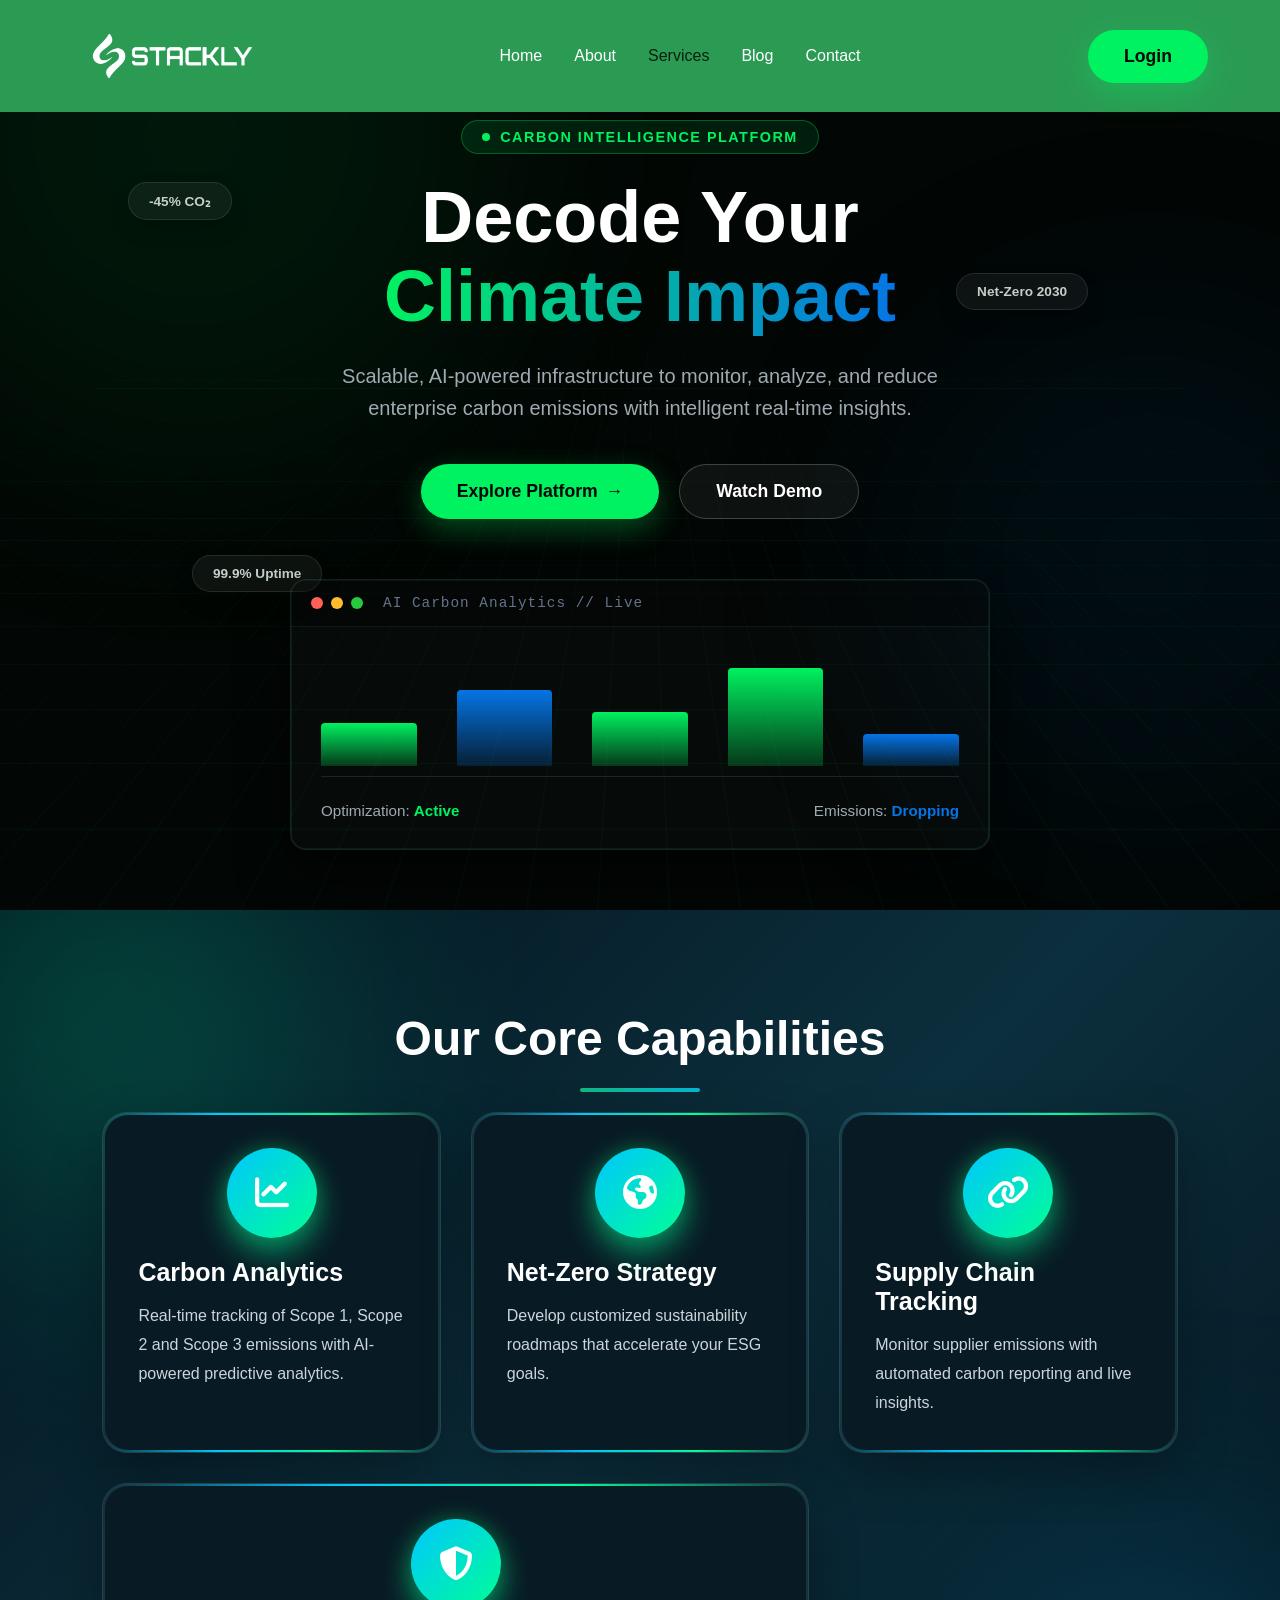
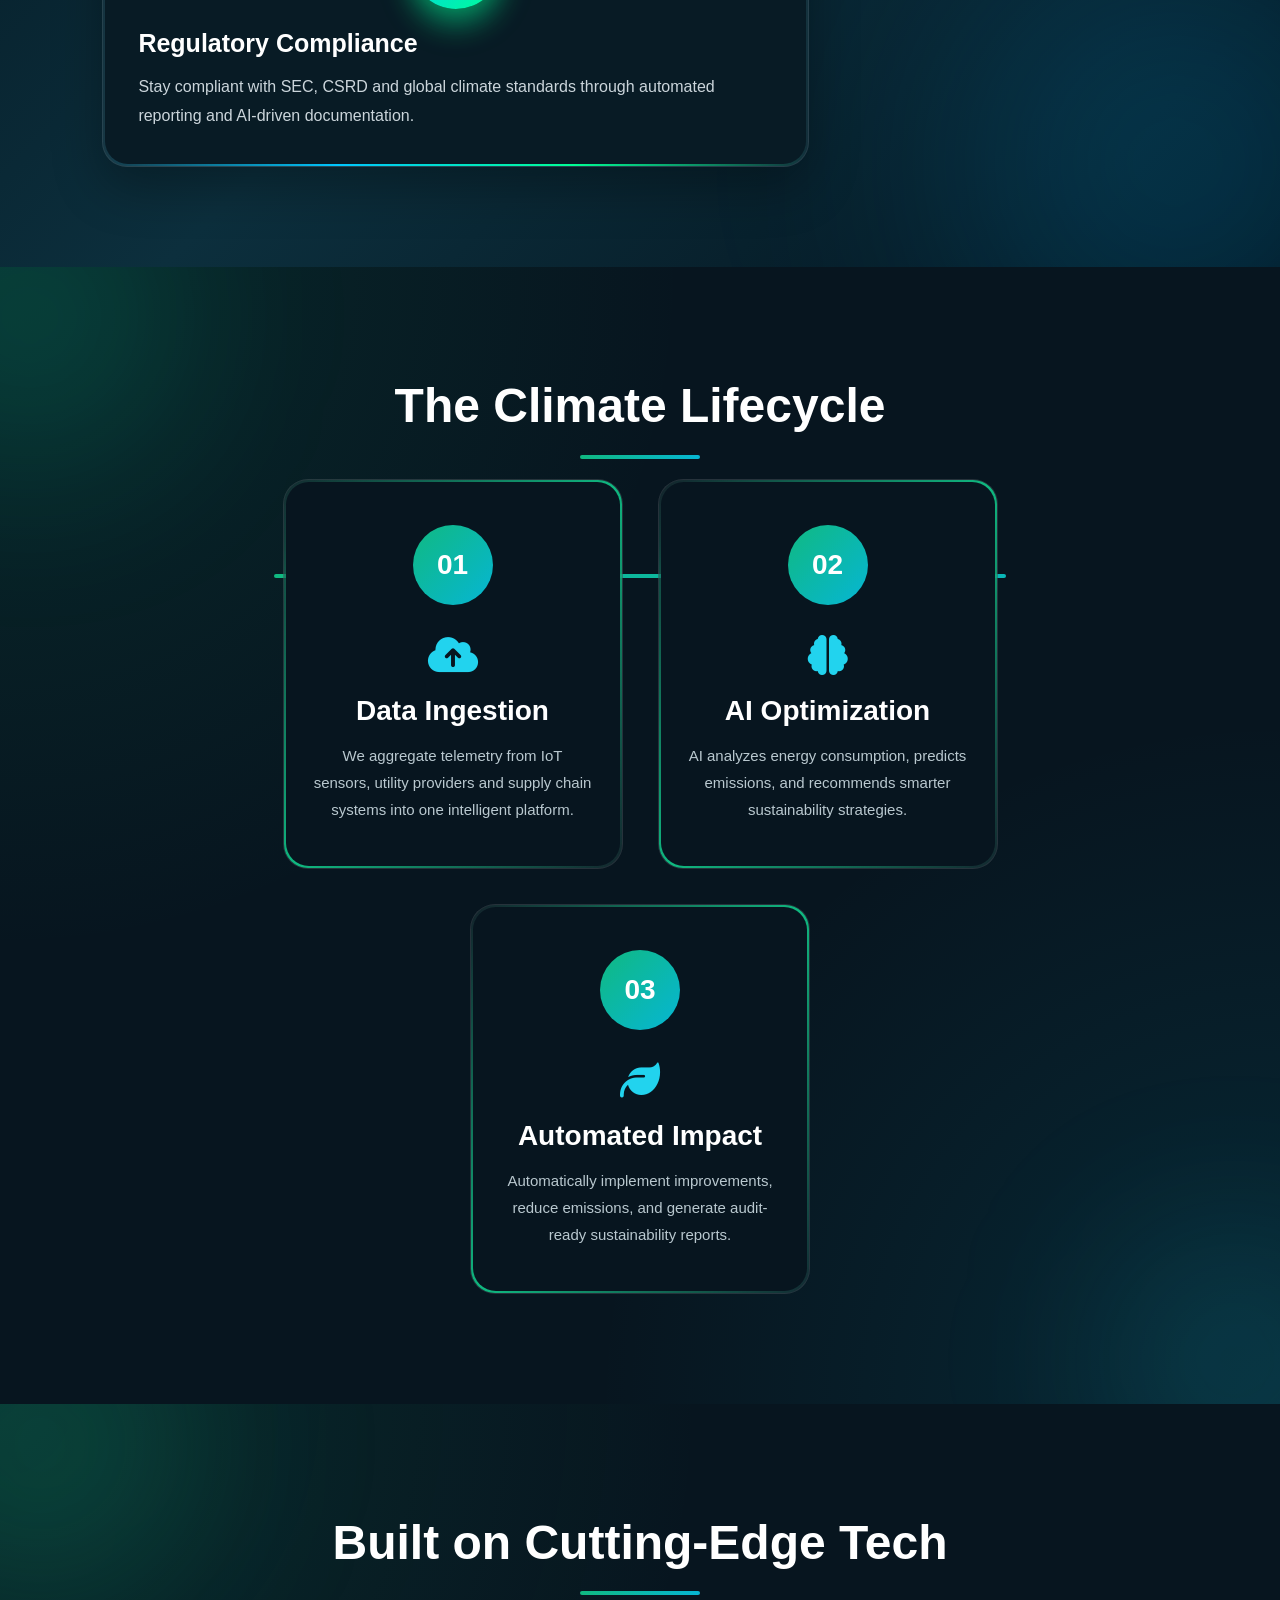
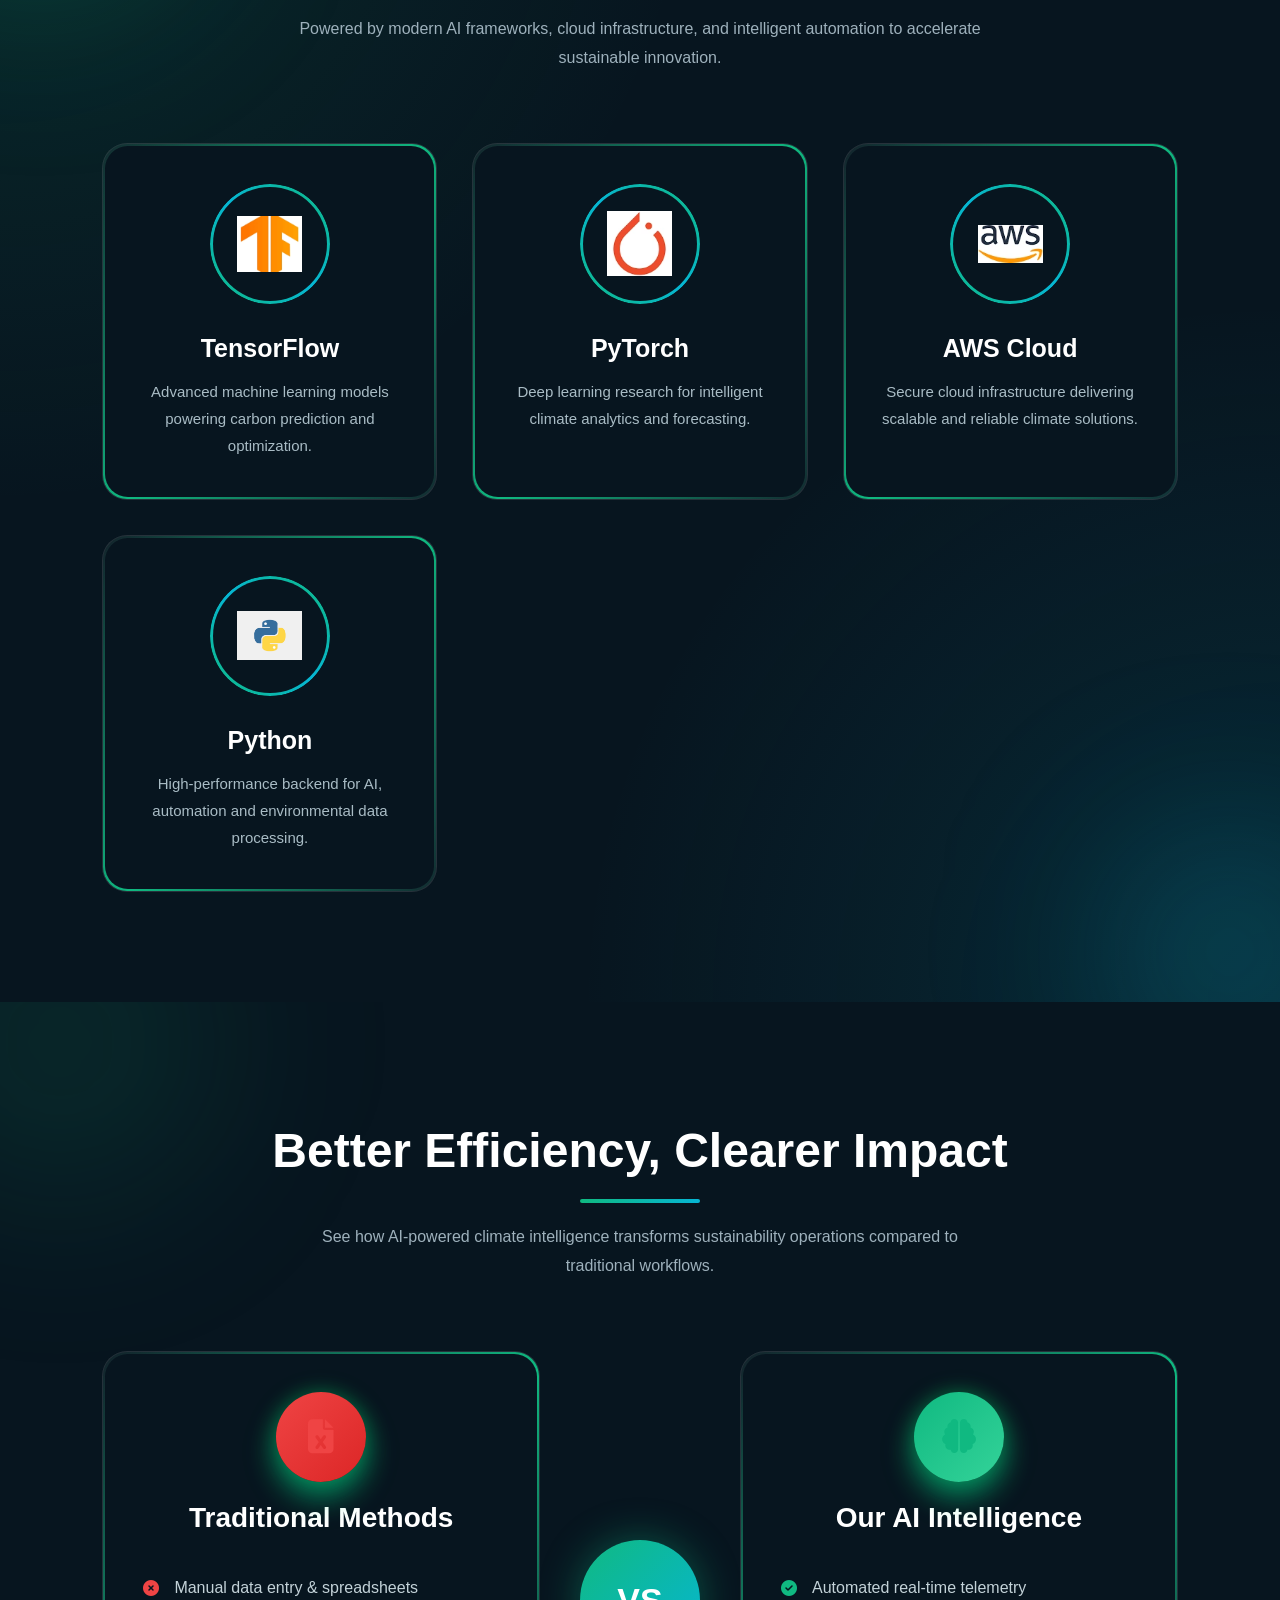
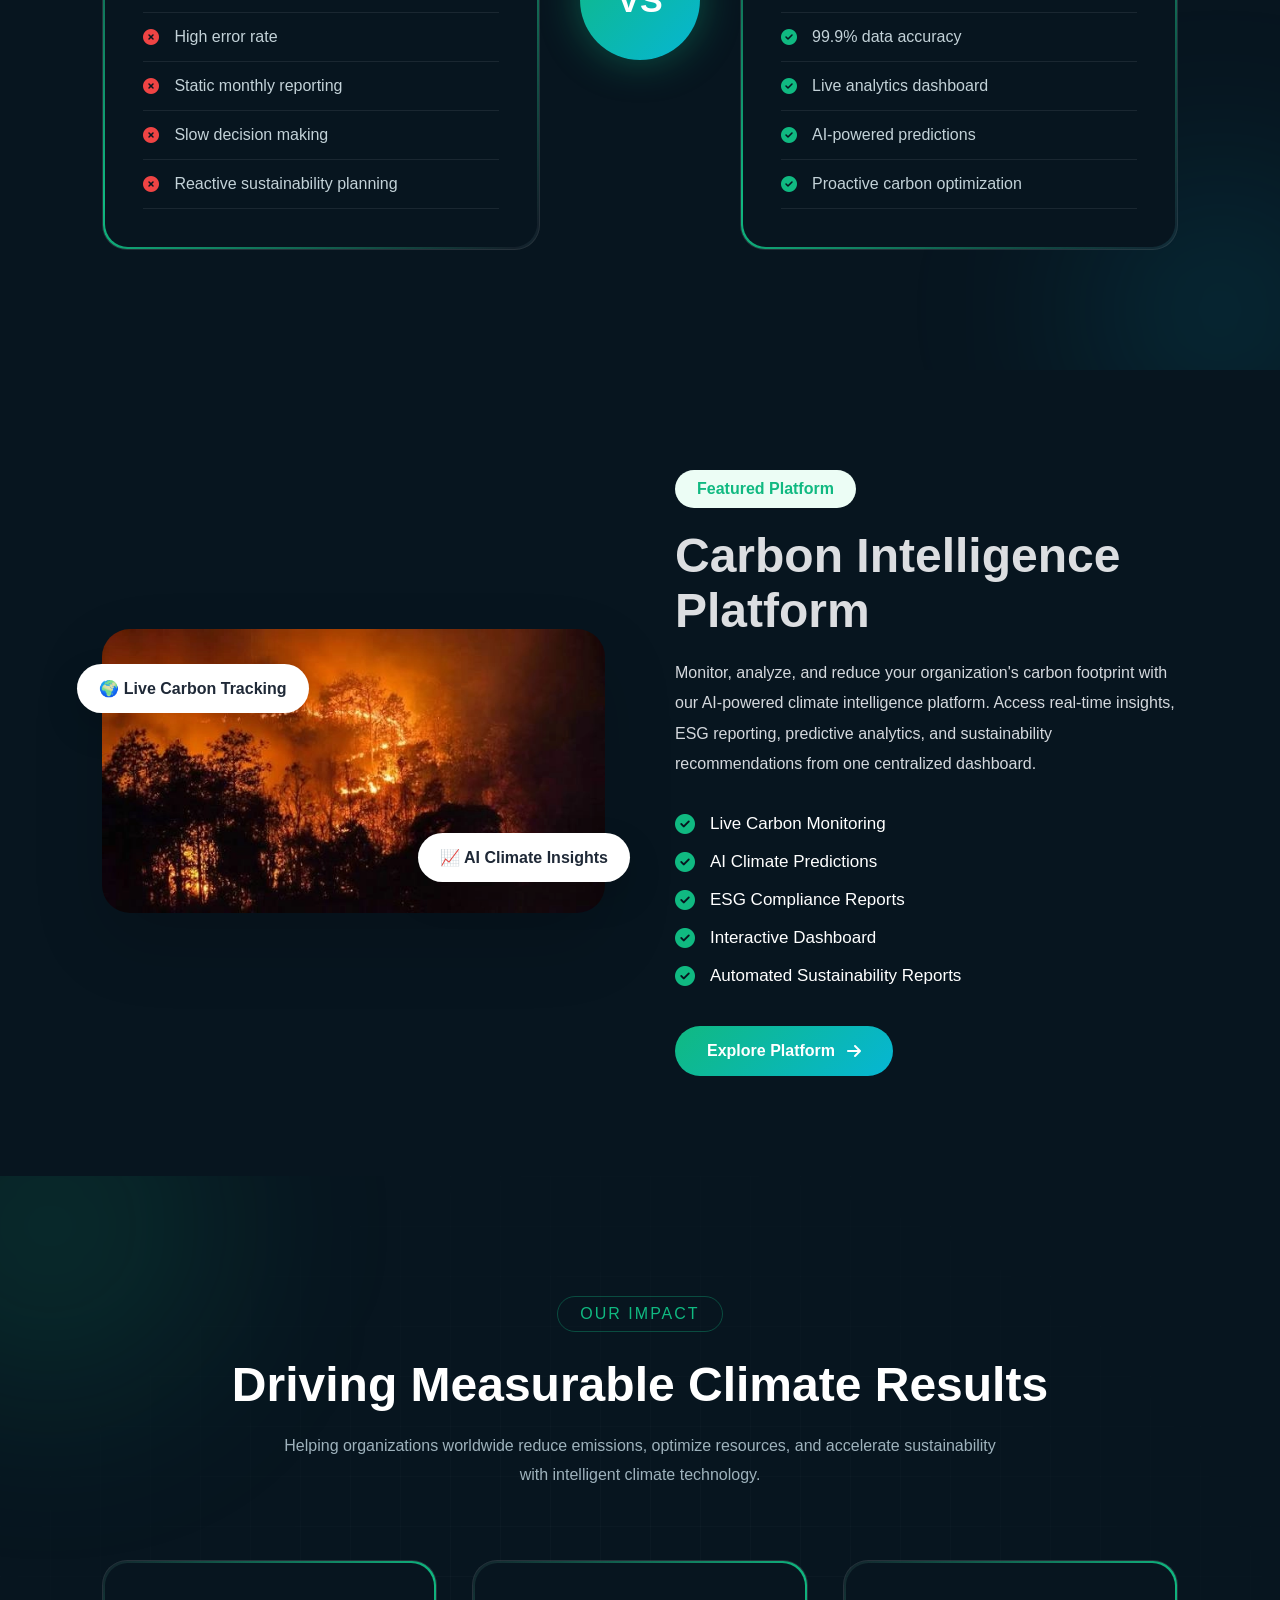
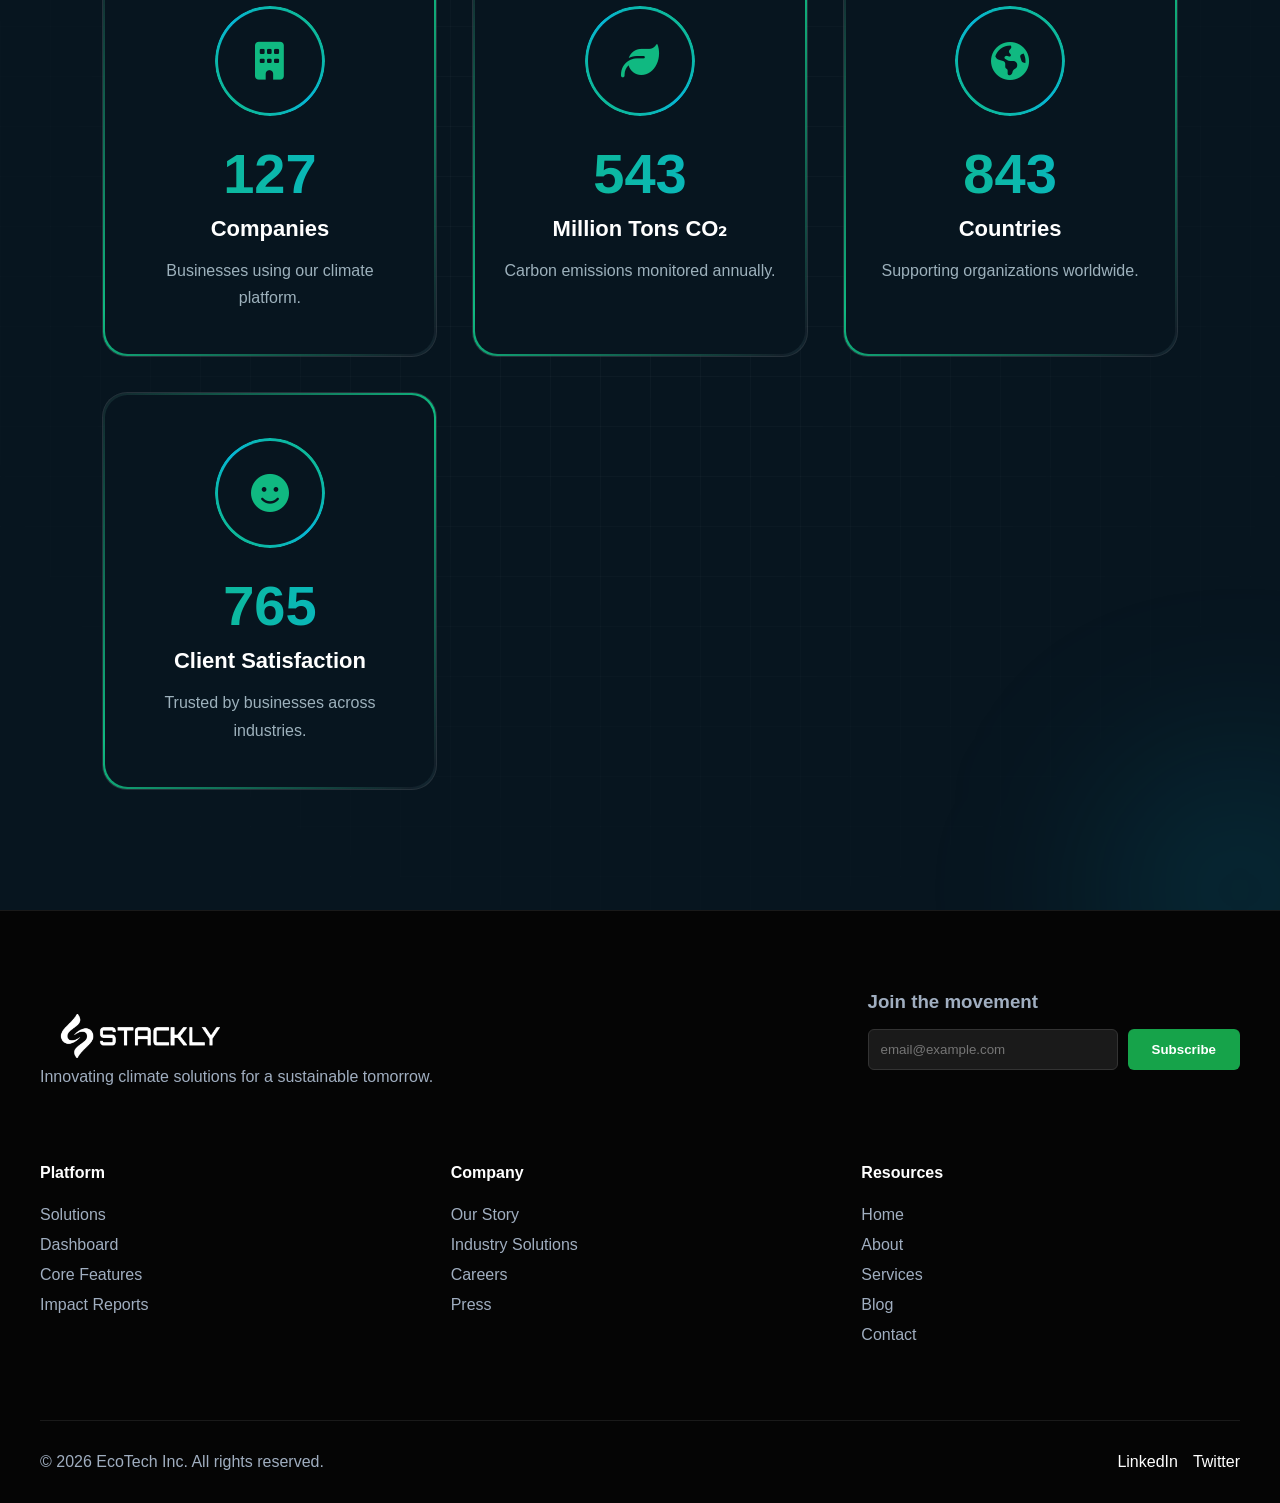
<file: Services.html>
<!DOCTYPE html>
<html lang="en">

<head>
  <meta charset="UTF-8">
  <meta name="viewport" content="width=device-width, initial-scale=1.0">
  <title>Services</title>
  <link rel="stylesheet" href="style.css">
  <link rel="stylesheet" href="Services.css">
  <link rel="stylesheet" href="https://cdnjs.cloudflare.com/ajax/libs/font-awesome/6.4.0/css/all.min.css"
    integrity="sha512-iecdLmaskl7CVkqkXNQ/ZH/XLlvWZOJyj7Yy7tcenmpD1ypASozpmT/E0iPtmFIB46ZmdtAc9eNBvH0H/ZpiBw=="
    crossorigin="anonymous" referrerpolicy="no-referrer" />
</head>

<body>
  <nav id="navbar">
    <div class="nav-container">
      <a href="index.html" class="logo-container">
        <img src="./asset/Greenlogo.webp" alt="Company Logo" class="logo-img">
      </a>

      <ul class="nav-links">
        <li><a href="index.html" class="nav-link">Home</a></li>
        <li><a href="about.html" class="nav-link">About</a></li>
        <li><a href="Services.html" class="nav-link  nav-activ">Services</a></li>
        <li><a href="blog.html" class="nav-link">Blog</a></li>
        <li><a href="Contact.html" class="nav-link">Contact</a></li>
      </ul>

      <a href="login.html" class="btn-primary desktop-btn">Login</a>

      <div class="hamburger" id="hamburger-btn">
        <div class="line"></div>
        <div class="line"></div>
        <div class="line"></div>
      </div>
    </div>

    <div class="mobile-menu" id="mobile-menu">
      <ul>
        <li><a href="index.html">Home</a></li>
        <li><a href="about.html">About</a></li>
        <li><a href="Services.html">Services</a></li>
        <li><a href="blog.html">Blog</a></li>
        <li><a href="Contact.html">Contact</a></li>
        <li><a href="#contact" class="btn-primary mobile-btn">Get Started</a></li>
      </ul>
    </div>
  </nav>

  <section class="services-hero" id="platform">
  <!-- Animated Background & Glows -->
  <div class="bg-grid"></div>
  <div class="glow glow1"></div>
  <div class="glow glow2"></div>

  <!-- Floating Data Particles -->
  <div class="data-particle dp-1">-45% CO₂</div>
  <div class="data-particle dp-2">Net-Zero 2030</div>
  <div class="data-particle dp-3">99.9% Uptime</div>

  <!-- Main Hero Content -->
  <div class="hero-content">
    <div class="badge pulse-badge reveal-up">
      <span class="status-dot"></span>
      Carbon Intelligence Platform
    </div>

    <h1 class="reveal-up delay-1">
      Decode Your <br>
      <span class="text-gradient-green continuous-shimmer">Climate Impact</span>
    </h1>

    <p class="reveal-up delay-2">
      Scalable, AI-powered infrastructure to monitor, analyze, and reduce
      enterprise carbon emissions with intelligent real-time insights.
    </p>

    <div class="hero-btns reveal-up delay-3">
      <a href="404.html" class="btn-primary hover-lift">
        Explore Platform <span class="arrow">→</span>
      </a>
      <a href="404.html" class="btn-secondary sweep-effect">
        <span>Watch Demo</span>
      </a>
    </div>
  </div>

  <!-- NEW: Floating Dashboard Visualizer -->
  <div class="hero-visual reveal-up delay-4">
    <div class="glass-dashboard float-element">
      <div class="dash-header">
        <div class="window-dots">
          <span class="dot red"></span>
          <span class="dot yellow"></span>
          <span class="dot green"></span>
        </div>
        <div class="dash-title">AI Carbon Analytics // Live</div>
      </div>
      <div class="dash-body">
        <!-- Animated Chart -->
        <div class="chart-container">
          <div class="chart-bar cb-1"></div>
          <div class="chart-bar cb-2"></div>
          <div class="chart-bar cb-3"></div>
          <div class="chart-bar cb-4"></div>
          <div class="chart-bar cb-5"></div>
        </div>
        <!-- Live Stats -->
        <div class="dash-stats">
          <div class="stat-box">Optimization: <span class="text-green blink-text">Active</span></div>
          <div class="stat-box">Emissions: <span class="text-blue">Dropping</span></div>
        </div>
      </div>
    </div>
  </div>

  <!-- Scroll Prompt -->
  <div class="scroll-prompt reveal-up delay-5">
    <div class="scroll-mouse"><div class="scroll-wheel"></div></div>
  </div>
</section>

    <section class="services-grid-section">

        <div class="grid-container">

            <h2 class="section-title">Our Core Capabilities</h2>

            <div class="bento-grid">

                <div class="bento-card">
                    <div class="card-icon">
                        <i class="fa-solid fa-chart-line"></i>
                    </div>

                    <h3>Carbon Analytics</h3>

                    <p>
                        Real-time tracking of Scope 1, Scope 2 and Scope 3 emissions with AI-powered
                        predictive analytics.
                    </p>
                </div>

                <div class="bento-card">
                    <div class="card-icon">
                        <i class="fa-solid fa-earth-americas"></i>
                    </div>

                    <h3>Net-Zero Strategy</h3>

                    <p>
                        Develop customized sustainability roadmaps that accelerate your ESG goals.
                    </p>
                </div>

                <div class="bento-card">
                    <div class="card-icon">
                        <i class="fa-solid fa-link"></i>
                    </div>

                    <h3>Supply Chain Tracking</h3>

                    <p>
                        Monitor supplier emissions with automated carbon reporting and live insights.
                    </p>
                </div>

                <div class="bento-card wide">
                    <div class="card-icon">
                        <i class="fa-solid fa-shield-halved"></i>
                    </div>

                    <h3>Regulatory Compliance</h3>

                    <p>
                        Stay compliant with SEC, CSRD and global climate standards through automated
                        reporting and AI-driven documentation.
                    </p>
                </div>

            </div>

        </div>

    </section>


    <section class="workflow-section">

        <div class="workflow-container">

            <h2 class="section-title">
                The Climate Lifecycle
            </h2>

            <div class="steps-wrapper">

                <!-- Card 1 -->
                <div class="step-card">

                    <div class="step-number">01</div>

                    <div class="icon">
                        <i class="fa-solid fa-cloud-arrow-up"></i>
                    </div>

                    <h3>Data Ingestion</h3>

                    <p>
                        We aggregate telemetry from IoT sensors,
                        utility providers and supply chain systems
                        into one intelligent platform.
                    </p>

                </div>

                <!-- Card 2 -->
                <div class="step-card">

                    <div class="step-number">02</div>

                    <div class="icon">
                        <i class="fa-solid fa-brain"></i>
                    </div>

                    <h3>AI Optimization</h3>

                    <p>
                        AI analyzes energy consumption,
                        predicts emissions, and recommends
                        smarter sustainability strategies.
                    </p>

                </div>

                <!-- Card 3 -->
                <div class="step-card">

                    <div class="step-number">03</div>

                    <div class="icon">
                        <i class="fa-solid fa-leaf"></i>
                    </div>

                    <h3>Automated Impact</h3>

                    <p>
                        Automatically implement improvements,
                        reduce emissions, and generate
                        audit-ready sustainability reports.
                    </p>

                </div>

            </div>

        </div>

    </section>

  <section class="tech-stack">

    <div class="particles"></div>

    <h2 class="section-title">
        Built on Cutting-Edge Tech
    </h2>

    <p class="section-subtitle">
        Powered by modern AI frameworks, cloud infrastructure,
        and intelligent automation to accelerate sustainable innovation.
    </p>

    <div class="tech-grid">

        <div class="tech-card">

            <div class="logo-ring">
                <img src="./asset/logo2.webp" alt="">
            </div>

            <h3>TensorFlow</h3>

            <p>
                Advanced machine learning models powering
                carbon prediction and optimization.
            </p>

        </div>

        <div class="tech-card">

            <div class="logo-ring">
                <img src="./asset/logo1.webp" alt="">
            </div>

            <h3>PyTorch</h3>

            <p>
                Deep learning research for intelligent
                climate analytics and forecasting.
            </p>

        </div>

        <div class="tech-card">

            <div class="logo-ring">
                <img src="./asset/logo3.webp" alt="">
            </div>

            <h3>AWS Cloud</h3>

            <p>
                Secure cloud infrastructure delivering
                scalable and reliable climate solutions.
            </p>

        </div>

        <div class="tech-card">

            <div class="logo-ring">
                <img src="./asset/logo5.webp" alt="">
            </div>

            <h3>Python</h3>

            <p>
                High-performance backend for AI,
                automation and environmental data processing.
            </p>

        </div>

    </div>

</section>

  <section class="comparison-section">

    <div class="comparison-bg"></div>

    <div class="comparison-container">

        <h2 class="section-title">
            Better Efficiency, Clearer Impact
        </h2>

        <p class="section-subtitle">
            See how AI-powered climate intelligence transforms sustainability
            operations compared to traditional workflows.
        </p>

        <div class="comparison-wrapper">

            <!-- Traditional -->

            <div class="comparison-card old-card">

                <div class="card-top">
                    <div class="card-icon danger">
                        <i class="fa-solid fa-file-excel"></i>
                    </div>

                    <h3>Traditional Methods</h3>
                </div>

                <ul>

                    <li>
                        <i class="fa-solid fa-circle-xmark"></i>
                        Manual data entry & spreadsheets
                    </li>

                    <li>
                        <i class="fa-solid fa-circle-xmark"></i>
                        High error rate
                    </li>

                    <li>
                        <i class="fa-solid fa-circle-xmark"></i>
                        Static monthly reporting
                    </li>

                    <li>
                        <i class="fa-solid fa-circle-xmark"></i>
                        Slow decision making
                    </li>

                    <li>
                        <i class="fa-solid fa-circle-xmark"></i>
                        Reactive sustainability planning
                    </li>

                </ul>

            </div>

            <!-- Center -->

            <div class="vs-circle">
                <span>VS</span>
            </div>

            <!-- AI -->

            <div class="comparison-card ai-card">

                <div class="card-top">

                    <div class="card-icon success">
                        <i class="fa-solid fa-brain"></i>
                    </div>

                    <h3>Our AI Intelligence</h3>

                </div>

                <ul>

                    <li>
                        <i class="fa-solid fa-circle-check"></i>
                        Automated real-time telemetry
                    </li>

                    <li>
                        <i class="fa-solid fa-circle-check"></i>
                        99.9% data accuracy
                    </li>

                    <li>
                        <i class="fa-solid fa-circle-check"></i>
                        Live analytics dashboard
                    </li>

                    <li>
                        <i class="fa-solid fa-circle-check"></i>
                        AI-powered predictions
                    </li>

                    <li>
                        <i class="fa-solid fa-circle-check"></i>
                        Proactive carbon optimization
                    </li>

                </ul>

            </div>

        </div>

    </div>

</section>

  <section class="featured-service">

    <div class="featured-wrapper">

      <!-- Left -->

      <div class="featured-image">

        <div class="image-wrapper">

          <img src="./asset/ser1.webp" alt="Carbon Dashboard">

          <div class="floating-box box-one">
            🌍 Live Carbon Tracking
          </div>

          <div class="floating-box box-two">
            📈 AI Climate Insights
          </div>

        </div>

      </div>



      <div class="featured-content">

        <span class="featured-tag">
          Featured Platform
        </span>

        <h2>
          Carbon Intelligence Platform
        </h2>

        <p>
          Monitor, analyze, and reduce your organization's carbon
          footprint with our AI-powered climate intelligence platform.
          Access real-time insights, ESG reporting, predictive analytics,
          and sustainability recommendations from one centralized dashboard.
        </p>

        <div class="feature-list">

          <div class="feature-item">
            <i class="fa-solid fa-circle-check"></i>
            <span>Live Carbon Monitoring</span>
          </div>

          <div class="feature-item">
            <i class="fa-solid fa-circle-check"></i>
            <span>AI Climate Predictions</span>
          </div>

          <div class="feature-item">
            <i class="fa-solid fa-circle-check"></i>
            <span>ESG Compliance Reports</span>
          </div>

          <div class="feature-item">
            <i class="fa-solid fa-circle-check"></i>
            <span>Interactive Dashboard</span>
          </div>

          <div class="feature-item">
            <i class="fa-solid fa-circle-check"></i>
            <span>Automated Sustainability Reports</span>
          </div>

        </div>

        <a href="404.html" class="featured-btn">
          Explore Platform
          <i class="fa-solid fa-arrow-right"></i>
        </a>

      </div>

    </div>

  </section>

  <section class="impact-section">

    <div class="aurora aurora1"></div>
    <div class="aurora aurora2"></div>
    <div class="grid-pattern"></div>

    <div class="impact-container">

        <div class="impact-header">

            <span class="tag">
                OUR IMPACT
            </span>

            <h2>
                Driving Measurable Climate Results
            </h2>

            <p>
                Helping organizations worldwide reduce emissions,
                optimize resources, and accelerate sustainability
                with intelligent climate technology.
            </p>

        </div>

        <div class="impact-grid">

            <!-- Card -->

            <div class="impact-card">

                <div class="icon-ring">

                    <i class="fa-solid fa-building"></i>

                </div>

                <h3 class="counter" data-target="973">
                    127
                </h3>

                <h4>Companies</h4>

                <p>
                    Businesses using our climate platform.
                </p>

            </div>

            <!-- Card -->

            <div class="impact-card">

                <div class="icon-ring">

                    <i class="fa-solid fa-leaf"></i>

                </div>

                <h3 class="counter" data-target="649">
                    543
                </h3>

                <h4>Million Tons CO₂</h4>

                <p>
                    Carbon emissions monitored annually.
                </p>

            </div>

            <!-- Card -->

            <div class="impact-card">

                <div class="icon-ring">

                    <i class="fa-solid fa-earth-americas"></i>

                </div>

                <h3 class="counter" data-target="296">
                    843
                </h3>

                <h4>Countries</h4>

                <p>
                    Supporting organizations worldwide.
                </p>

            </div>

            <!-- Card -->

            <div class="impact-card">

                <div class="icon-ring">

                    <i class="fa-solid fa-face-smile"></i>

                </div>

                <h3 class="counter" data-target="104">
                    765
                </h3>

                <h4>Client Satisfaction</h4>

                <p>
                    Trusted by businesses across industries.
                </p>

            </div>

        </div>

    </div>

</section>


  <footer class="footer-section">
    <div class="footer-container">


      <div class="footer-top">
        <div class="brand-side">
          <a href="index.html" class="logo-container">
            <img src="./asset/Greenlogo.webp" alt="Company Logo" class="logo-img">
          </a>
          <p>Innovating climate solutions for a sustainable tomorrow.</p>
        </div>

        <div class="newsletter-side">
          <h3>Join the movement</h3>
          <form id="newsletter-form" class="newsletter-form">
            <input type="email" id="email-input" placeholder="email@example.com" required>
            <button type="submit">Subscribe</button>
          </form>

          <p id="form-message" style="margin-top: 10px; font-size: 0.9rem;"></p>
        </div>
      </div>


      <div class="footer-middle">
        <div class="link-group">
          <h4>Platform</h4>
          <a href="404.html">Solutions</a>
          <a href="404.html">Dashboard</a>
          <a href="404.html">Core Features</a>
          <a href="404.html">Impact Reports</a>
        </div>
        <div class="link-group">
          <h4>Company</h4>
          <a href="404.html">Our Story</a>
          <a href="404.html">Industry Solutions</a>
          <a href="404.html">Careers</a>
          <a href="404.html">Press</a>
        </div>
        <div class="link-group">
          <h4>Resources</h4>
          <a href="index.html">Home</a>
          <a href="about.html">About</a>
          <a href="Services.html">Services</a>
          <a href="blog.html">Blog</a>
          <a href="Contact.html">Contact</a>
        </div>
      </div>


      <div class="footer-bottom">
        <p>&copy; 2026 EcoTech Inc. All rights reserved.</p>
        <div class="social-links">
          <a href="404.html">LinkedIn</a>
          <a href="404.html">Twitter</a>
        </div>
      </div>
    </div>
  </footer>

  <script>
    // Scroll Reveal

const cards = document.querySelectorAll(".bento-card");

const observer = new IntersectionObserver((entries) => {

    entries.forEach((entry) => {

        if (entry.isIntersecting) {

            entry.target.classList.add("show");

        }

    });

}, {
    threshold: 0.2
});

cards.forEach((card) => {

    observer.observe(card);

});



// Mouse Tilt Effect

cards.forEach((card) => {

    card.addEventListener("mousemove", (e) => {

        const rect = card.getBoundingClientRect();

        const x = e.clientX - rect.left;

        const y = e.clientY - rect.top;

        const rotateY = ((x / rect.width) - 0.5) * 15;

        const rotateX = ((y / rect.height) - 0.5) * -15;

        card.style.transform = `
        perspective(1000px)
        rotateX(${rotateX}deg)
        rotateY(${rotateY}deg)
        translateY(-10px)
        `;
    });

    card.addEventListener("mouseleave", () => {

        card.style.transform = "";

    });

});
  </script>

  <script src="main.js"></script>
</body>

</html>
</file>
<file: style.css>
* {
    margin: 0;
    padding: 0;
    box-sizing: border-box;
    font-family: 'Segoe UI', Tahoma, Geneva, Verdana, sans-serif;
}

:root {
    --primary-green: #16a34a;

    --dark-green: #15803d;
    --text-dark: #1f2937;
    --text-light: #6b7280;
    --bg-light: #f9fafb;
}

body {
    background-color: var(--bg-light);
    color: var(--text-dark);
}

nav {
    position: fixed;
    top: 0;
    width: 100%;
    padding: 1.5rem 0;
    transition: all 0.3s ease;
    z-index: 100;
    background-color: #2b9b54;

}


nav.scrolled {
    background: rgba(255, 255, 255, 0.9);
    backdrop-filter: blur(10px);
    padding: 1rem 0;
    box-shadow: 0 4px 6px -1px rgba(0, 0, 0, 0.1);
}

nav.scrolled .nav-links a {
    color: #0f172a !important;
}

nav.scrolled .nav-links .nav-activ {
    color: #298d40 !important;
}

.nav-container {
    max-width: 1200px;
    margin: 0 auto;
    padding: 0 2rem;
    display: flex;
    justify-content: space-between;
    align-items: center;

}



.logo-container {
    display: flex;
    align-items: center;
    justify-content: flex-start;
    padding: 10px 20px;
}


.logo-img {
    width: 160px;
    transition: transform 0.3s ease;
    filter: brightness(0) invert(1);
}

nav.scrolled .logo-img {
    filter: brightness(1) invert(0);

}


.logo-img:hover {
    transform: scale(1.05);
    cursor: pointer;
}

.nav-links {
    display: flex;
    list-style: none;
    gap: 2rem;
}

.nav-activ {
    color:  #0c1f11 !important;
}

.nav-links a {
    text-decoration: none;
    color: var(--text-light);
    font-weight: 500;
    transition: color 0.3s ease;
    color: white;
}

.nav-links a:hover {
    color: rgb(10, 10, 10);
}


.btn-primary {
    background-color: var(--primary-green);
    color: white;
    padding: 0.6rem 1.5rem;
    border-radius: 50px;
    text-decoration: none;
    font-weight: 600;
    transition: all 0.3s ease;
    display: inline-block;
}

.btn-primary:hover {
    background-color: var(--dark-green);
    box-shadow: 0 4px 14px rgba(22, 163, 74, 0.4);
    transform: translateY(-2px);
}


.hamburger {
    display: none;
    cursor: pointer;
    flex-direction: column;
    gap: 5px;
}

.hamburger .line {
    width: 25px;
    height: 3px;
    background-color: var(--text-dark);
    transition: all 0.3s ease;
}


.mobile-menu {
    position: absolute;
    top: 100%;
    left: 0;
    width: 100%;
    text-align: center;
    background: white;
    box-shadow: 0 10px 15px -3px rgba(0, 0, 0, 0.1);
    height: 0;
    overflow: hidden;
    transition: max-height 0.4s ease-in-out;
}

.mobile-menu.open {
    height: 100vh;

}

.mobile-menu ul {
    list-style: none;
    padding: 1rem 2rem;
    display: flex;
    flex-direction: column;
    gap: 1.5rem;
}

.mobile-menu a {
    text-decoration: none;
    color: var(--text-dark);
    font-size: 1.2rem;
    font-weight: 500;
}


.hamburger.toggle .line:nth-child(1) {
    transform: translateY(8px) rotate(45deg);
}

.hamburger.toggle .line:nth-child(2) {
    opacity: 0;
}

.hamburger.toggle .line:nth-child(3) {
    transform: translateY(-8px) rotate(-45deg);
}



@media (max-width: 768px) {

    .nav-links,
    .desktop-btn {
        display: none;
    }

    .hamburger {
        display: flex;
    }

}


.hero-section {
    position: relative;
    height: 100vh;
    display: flex;
    align-items: center;
    justify-content: center;
    overflow: hidden;

    padding: 0 20px;
}


.hero-bg-slider {
    position: absolute;
    top: 0;
    left: 0;
    width: 100%;
    height: 100%;
    z-index: 1;
}

.slide {
    position: absolute;
    top: 0;
    left: 0;
    width: 100%;
    height: 100%;
    background-size: cover;
    background-position: center;
    opacity: 0;

    transition: opacity 1.5s ease-in-out;
    transform: scale(1);
}

.slide.active {
    opacity: 1;

    animation: slowZoom 8s linear forwards;
}

@keyframes slowZoom {
    0% {
        transform: scale(1);
    }

    100% {
        transform: scale(1.1);
    }
}


.overlay {
    position: absolute;
    inset: 0;
    background: linear-gradient(to bottom, rgba(15, 23, 42, 0.7), rgba(15, 23, 42, 0.8));
    z-index: 2;
}


.hero-container {
    max-width: 1000px;
    width: 100%;
    position: relative;
    z-index: 10;
    text-align: center;

    perspective: 1000px;
}


.reveal-wrapper {
    overflow: hidden;

    margin-bottom: 15px;
}

.reveal-element {
    transform: translateY(120%);
    opacity: 0;
    animation: revealText 1.2s cubic-bezier(0.77, 0, 0.175, 1) forwards;
}

@keyframes revealText {
    0% {
        transform: translateY(120%);
        opacity: 0;
    }

    100% {
        transform: translateY(0);
        opacity: 1;
    }
}


.delay-1 {
    animation-delay: 0.2s;
}

.delay-2 {
    animation-delay: 0.4s;
}

.delay-3 {
    animation-delay: 0.6s;
}


.badge {
    display: inline-block;
    padding: 8px 16px;
    background: rgba(34, 197, 94, 0.2);
    color: #4ade80;
    border-radius: 50px;
    font-weight: 600;
    font-size: 0.9rem;
    border: 1px solid rgba(74, 222, 128, 0.3);
    backdrop-filter: blur(5px);
}

.title {
    font-size: clamp(2.8rem, 6vw, 5.5rem);
    font-weight: 800;
    color: #ffffff;
    line-height: 1.1;
    margin-top: 10px;
}

.gradient-text {
    background: linear-gradient(135deg, #4ade80, #10b981, #34d399);
    -webkit-background-clip: text;
    -webkit-text-fill-color: transparent;
    background-size: 200% 200%;
    animation: gradientFlow 4s ease infinite;
}

.subtitle {
    font-size: clamp(1.1rem, 2vw, 1.3rem);
    color: #cbd5e1;
    max-width: 700px;
    margin: 10px auto 30px auto;
    line-height: 1.7;
}


.hero-buttons {
    display: flex;
    gap: 15px;
    justify-content: center;
    flex-wrap: wrap;
}

.btn {
    padding: 15px 30px;
    border-radius: 50px;
    font-weight: 600;
    text-decoration: none;
    transition: all 0.3s ease;
    display: flex;
    align-items: center;
    gap: 8px;
}

.btn-primary {
    background: #16a34a;
    color: white;
}

.btn-primary:hover {
    background: #15803d;
    box-shadow: 0 10px 20px rgba(22, 163, 74, 0.4);
    transform: translateY(-3px);
}


.btn-glass {
    background: rgba(255, 255, 255, 0.1);
    color: white;
    border: 1px solid rgba(255, 255, 255, 0.2);
    backdrop-filter: blur(10px);
}

.btn-glass:hover {
    background: rgba(255, 255, 255, 0.2);
    border-color: #4ade80;
    color: #4ade80;
    transform: translateY(-3px);
}


.problem-section {
    background-color: #0f172a;

    padding: 8rem 2rem;
    color: white;
    overflow: hidden;
}

.problem-container {
    max-width: 1200px;
    margin: 0 auto;
    display: flex;
    align-items: center;
    justify-content: space-between;
    gap: 4rem;
}


.problem-text {
    flex: 1;
}

.badge-warning {
    display: inline-block;
    padding: 8px 16px;
    background: rgba(239, 68, 68, 0.1);
    color: #ef4444;
    border-radius: 50px;
    font-weight: 600;
    font-size: 0.9rem;
    border: 1px solid rgba(239, 68, 68, 0.3);
    margin-bottom: 20px;
}

.section-title {
    font-size: clamp(2.5rem, 4vw, 3.5rem);
    font-weight: 800;
    line-height: 1.2;
    margin-bottom: 20px;
}

.text-red {
    color: #ef4444;
}

.section-description {
    font-size: 1.15rem;
    color: #94a3b8;
    line-height: 1.7;
}


.problem-stats {
    flex: 1;
    display: flex;
    flex-direction: column;
    gap: 1.5rem;
}

.stat-card {
    background: rgba(30, 41, 59, 0.5);
    border: 1px solid rgba(255, 255, 255, 0.05);
    padding: 2rem;
    border-radius: 16px;
    backdrop-filter: blur(10px);
    display: flex;
    flex-direction: column;
    transition: transform 0.3s ease, border-color 0.3s ease;
}

.stat-card:hover {
    transform: translateX(-10px);

    border-color: rgba(239, 68, 68, 0.4);

    background: rgba(30, 41, 59, 0.8);
}

.stat-icon {
    font-size: 2rem;
    margin-bottom: 10px;
}

.stat-number {
    font-size: 2.5rem;
    font-weight: 800;
    color: #f8fafc;
    margin-bottom: 5px;
}

.stat-card p {
    color: #94a3b8;
    font-size: 0.95rem;
    line-height: 1.5;
}


.scroll-reveal {
    opacity: 0;
    transform: translateY(50px);
    transition: opacity 0.8s ease-out, transform 0.8s ease-out;
}

.scroll-reveal.in-view {
    opacity: 1;
    transform: translateY(0);
}


@media (max-width: 992px) {
    .problem-container {
        flex-direction: column;
    }

    .stat-card:hover {
        transform: translateY(-10px);

    }
}


.solutions-section {
    background-color: #f8fafc;
    padding: 8rem 2rem;
}

.solutions-container {
    max-width: 1200px;
    margin: 0 auto;
}


.section-header {
    text-align: center;
    max-width: 700px;
    margin: 0 auto 4rem auto;
}

.badge-green {
    display: inline-block;
    padding: 8px 16px;
    background: rgba(34, 197, 94, 0.1);
    color: #16a34a;
    border-radius: 50px;
    font-weight: 600;
    font-size: 0.9rem;
    margin-bottom: 20px;
}

.text-dark {
    color: #0f172a;
}

.text-green {
    color: #16a34a;
}

.text-gray {
    color: #64748b;
    font-size: 1.15rem;
    line-height: 1.6;
    margin-top: 15px;
}


.solutions-grid {
    display: grid;
    grid-template-columns: repeat(auto-fit, minmax(320px, 1fr));
    gap: 2.5rem;
}


.solution-card {
    background: #ffffff;
    border-radius: 20px;
    padding: 2.5rem 2rem;
    box-shadow: 0 4px 6px -1px rgba(0, 0, 0, 0.05), 0 2px 4px -1px rgba(0, 0, 0, 0.03);
    border: 1px solid #f1f5f9;
    transition: all 0.4s cubic-bezier(0.165, 0.84, 0.44, 1);
    position: relative;
    overflow: hidden;
}

.solution-card::before {
    content: '';
    position: absolute;
    top: 0;
    left: 0;
    width: 100%;
    height: 4px;
    background: linear-gradient(90deg, #16a34a, #10b981);
    transform: scaleX(0);
    transform-origin: left;
    transition: transform 0.4s ease;
}


.solution-card:hover {
    transform: translateY(-10px);
    box-shadow: 0 20px 25px -5px rgba(0, 0, 0, 0.1), 0 10px 10px -5px rgba(0, 0, 0, 0.04);
}

.solution-card:hover::before {
    transform: scaleX(1);
}

.icon-wrapper {
    width: 60px;
    height: 60px;
    background: rgba(34, 197, 94, 0.1);
    border-radius: 15px;
    display: flex;
    align-items: center;
    justify-content: center;
    margin-bottom: 1.5rem;
    color: #16a34a;
    transition: transform 0.3s ease;
}

.icon-wrapper svg {
    width: 30px;
    height: 30px;
}

.solution-card:hover .icon-wrapper {
    transform: scale(1.1) rotate(5deg);
    background: #16a34a;
    color: white;
}

.solution-card h3 {
    font-size: 1.5rem;
    font-weight: 700;
    color: #0f172a;
    margin-bottom: 1rem;
}

.solution-card p {
    color: #64748b;
    line-height: 1.6;
    margin-bottom: 2rem;
}

.learn-more {
    display: inline-flex;
    align-items: center;
    gap: 5px;
    color: #16a34a;
    font-weight: 600;
    text-decoration: none;
    font-size: 1.05rem;
}

.learn-more span {
    transition: transform 0.3s ease;
}

.solution-card:hover .learn-more span {
    transform: translateX(5px);

}

@media (max-width: 768px) {

    .solutions-section {
        padding: 4rem 1.25rem;
    }


    .section-header {
        margin-bottom: 2.5rem;
    }

    .section-description {
        font-size: 1rem;

    }


    .solutions-grid {
        grid-template-columns: 1fr;
        gap: 1.5rem;

    }


    .solution-card {
        padding: 1.8rem 1.5rem;
    }


    .icon-wrapper {
        width: 50px;
        height: 50px;
        margin-bottom: 1.2rem;
    }

    .icon-wrapper svg {
        width: 24px;
        height: 24px;
    }


    .solution-card:hover {
        transform: none;
    }
}


.how-it-works-section {
    background-color: #ffffff;

    padding: 8rem 2rem;
    position: relative;
}

.how-container {
    max-width: 1000px;
    margin: 0 auto;
}


.badge-blue {
    display: inline-block;
    padding: 8px 16px;
    background: rgba(59, 130, 246, 0.1);
    color: #3b82f6;
    border-radius: 50px;
    font-weight: 600;
    font-size: 0.9rem;
    margin-bottom: 20px;
}

.text-blue {
    color: #3b82f6;
}


.timeline {
    position: relative;
    max-width: 100%;
    margin: 4rem auto 0;
}

.timeline::after {
    content: '';
    position: absolute;
    width: 4px;
    background: #e2e8f0;
    top: 0;
    bottom: 0;
    left: 50%;
    margin-left: -2px;
    border-radius: 4px;
}


.timeline-item {
    padding: 10px 40px;
    position: relative;
    background-color: inherit;
    width: 50%;
}


.timeline-item.left {
    left: 0;
    text-align: right;
}

.timeline-item.right {
    left: 50%;
    text-align: left;
}

.timeline-dot {
    position: absolute;
    width: 40px;
    height: 40px;
    right: -20px;
    background-color: #3b82f6;
    border: 4px solid #ffffff;
    top: 15px;
    border-radius: 50%;
    z-index: 1;
    display: flex;
    align-items: center;
    justify-content: center;
    color: white;
    font-weight: bold;
    font-size: 1.2rem;
    box-shadow: 0 0 0 4px rgba(59, 130, 246, 0.2);
    transition: all 0.3s ease;
}


.timeline-item.right .timeline-dot {
    left: -20px;
}


.timeline-item:hover .timeline-dot {
    transform: scale(1.2);
    background-color: #1d4ed8;
    box-shadow: 0 0 15px rgba(59, 130, 246, 0.6);
}


.timeline-content {
    padding: 30px;
    background: #f8fafc;
    position: relative;
    border-radius: 16px;
    border: 1px solid #f1f5f9;
    box-shadow: 0 4px 6px -1px rgba(0, 0, 0, 0.05);
    transition: transform 0.3s ease, box-shadow 0.3s ease;
}

.timeline-item:hover .timeline-content {
    transform: translateY(-5px);
    box-shadow: 0 10px 15px -3px rgba(0, 0, 0, 0.1);
}

.timeline-content h3 {
    font-size: 1.4rem;
    font-weight: 700;
    color: #0f172a;
    margin-bottom: 10px;
}

.timeline-content p {
    color: #64748b;
    line-height: 1.6;
}


.delay-4 {
    animation-delay: 0.8s;
}




.how-it-works-section {
    background-color: #ffffff;
    padding: 8rem 2rem;
    position: relative;
    overflow: hidden;

}

.how-container {
    max-width: 1000px;
    margin: 0 auto;
}

.badge-blue {
    display: inline-block;
    padding: 8px 16px;
    background: rgba(59, 130, 246, 0.1);
    color: #3b82f6;
    border-radius: 50px;
    font-weight: 600;
    font-size: 0.9rem;
    margin-bottom: 20px;
}

.text-blue {
    color: #3b82f6;
}


.timeline {
    position: relative;
    max-width: 100%;
    margin: 4rem auto 0;
}

.timeline::after {
    content: '';
    position: absolute;
    width: 4px;
    background: #e2e8f0;
    top: 0;
    bottom: 0;
    left: 50%;
    margin-left: -2px;
    border-radius: 4px;
}

.timeline-item {
    padding: 0 40px 40px 40px;

    position: relative;
    width: 50%;
}

.timeline-item.left {
    left: 0;
    text-align: right;
}

.timeline-item.right {
    left: 50%;
    text-align: left;
}

.timeline-dot {
    position: absolute;
    width: 40px;
    height: 40px;
    background-color: #3b82f6;
    border: 4px solid #ffffff;
    border-radius: 50%;
    z-index: 1;
    display: flex;
    align-items: center;
    justify-content: center;
    color: white;
    font-weight: bold;
    font-size: 1.2rem;
    box-shadow: 0 0 0 4px rgba(59, 130, 246, 0.2);
    top: 0;

}


.timeline-item.left .timeline-dot {
    right: -20px;
}

.timeline-item.right .timeline-dot {
    left: -20px;
}


.timeline-content {
    padding: 30px;
    background: #f8fafc;
    border-radius: 16px;
    border: 1px solid #f1f5f9;
    box-shadow: 0 4px 6px -1px rgba(0, 0, 0, 0.05);
}

.timeline-content h3 {
    font-size: 1.4rem;
    font-weight: 700;
    color: #0f172a;
    margin-bottom: 10px;
}

.timeline-content p {
    color: #64748b;
    line-height: 1.6;
}


@media screen and (max-width: 768px) {

    .how-it-works-section {
        padding: 4rem 1.25rem;
    }

    .timeline {
        margin-top: 2rem;
    }


    .timeline::after {
        left: 20px;
        margin-left: 0;

    }


    .timeline-item,
    .timeline-item.left,
    .timeline-item.right {
        width: 100%;
        left: 0;
        text-align: left;
        padding: 0 0 2rem 60px;

    }


    .timeline-item.left .timeline-dot,
    .timeline-item.right .timeline-dot {
        left: 0;
        right: auto;
        top: 0;
    }

    .timeline-content {
        padding: 1.5rem;
    }

    .timeline-content h3 {
        font-size: 1.25rem;
    }
}


.impact-section {
    background: linear-gradient(135deg, #064e3b 0%, #065f46 100%);
    padding: 6rem 2rem;
    color: white;
    text-align: center;
}

.impact-container {
    max-width: 1000px;
    margin: 0 auto;
}

.impact-header {
    margin-bottom: 4rem;
}


.impact-grid {
    display: flex;
    flex-wrap: wrap;
    justify-content: center;
    gap: 2rem;
}

.impact-card {
    flex: 1 1 200px;
    padding: 2rem;
    background: rgba(255, 255, 255, 0.05);
    border-radius: 20px;
    backdrop-filter: blur(10px);
}

.stat-number {
    font-size: 3rem;
    font-weight: 800;
    margin-bottom: 0.5rem;
    color: #34d399;
}

.stat-label {
    font-size: 1rem;
    opacity: 0.8;
}


@media (max-width: 768px) {
    .impact-grid {
        gap: 1rem;
    }

    .impact-card {
        flex: 1 1 40%;
        padding: 1.5rem;
    }

    .stat-number {
        font-size: 2.2rem;
    }
}

@media (max-width: 480px) {
    .impact-card {
        flex: 1 1 100%;

    }
}


.projects-section {
    padding: 8rem 2rem;
    background-color: #f8fafc;
}

.projects-container {
    max-width: 1200px;
    margin: 0 auto;
}


.projects-grid {
    display: grid;
    grid-template-columns: repeat(3, 1fr);
    gap: 2rem;
}

.project-card {
    background: white;
    border-radius: 20px;
    overflow: hidden;
    transition: transform 0.3s ease;
    box-shadow: 0 4px 6px -1px rgba(0, 0, 0, 0.1);
}

.project-img {
    height: 250px;
    background-size: cover;
    background-position: center;
}

.project-content {
    padding: 1.5rem;
}

.view-project {
    display: block;
    margin-top: 1rem;
    color: #16a34a;
    font-weight: 600;
}


@media (max-width: 992px) {
    .projects-grid {
        grid-template-columns: none;

        grid-auto-flow: column;

        grid-auto-columns: 80%;

        overflow-x: auto;

        scroll-snap-type: x mandatory;

        padding-bottom: 2rem;
        gap: 1rem;
    }

    .project-card {
        scroll-snap-align: center;

    }
}


.partners-section {
    padding: 4rem 0;
    background-color: #ffffff;
    overflow: hidden;

}

.partners-title {
    text-align: center;
    color: #64748b;
    font-weight: 500;
    margin-bottom: 2.5rem;
}

.marquee-wrapper {
    width: 100%;
    display: flex;
    mask-image: linear-gradient(to right, transparent, black 10%, black 90%, transparent);
}

.marquee-track {
    display: flex;
    gap: 4rem;
    animation: scroll 20s linear infinite;
}

.logo-item {
    font-size: 1.5rem;
    font-weight: 800;
    color: #94a3b8;
    white-space: nowrap;
    display: flex;
    align-items: center;
}


@keyframes scroll {
    from {
        transform: translateX(0);
    }

    to {
        transform: translateX(-50%);
    }


}


@media (max-width: 768px) {
    .marquee-track {
        gap: 2rem;

        animation: scroll 15s linear infinite;

    }

    .logo-item {
        font-size: 1.2rem;
    }
}

.trust-section {
    padding: 8rem 2rem;
    background-color: #f8fafc;
}

.trust-container {
    max-width: 1000px;
    margin: 0 auto;
}


.trust-grid,
.team-grid {
    display: grid;
    grid-template-columns: repeat(2, 1fr);
    gap: 2rem;
    margin-top: 3rem;
}


.trust-card {
    background: white;
    padding: 2rem;
    border-radius: 16px;
    box-shadow: 0 4px 6px -1px rgba(0, 0, 0, 0.05);
    border-left: 4px solid #16a34a;
}

.author {
    margin-top: 1.5rem;
    font-weight: 600;
    color: #16a34a;
}

.team-member {
    text-align: center;
    padding: 2rem;
}

.member-img img {
    width: 120px;
    height: 120px;
    object-fit: cover;
    background: #e2e8f0;
    border-radius: 50%;
    margin: 0 auto 1.5rem auto;
}


@media (max-width: 768px) {

    .trust-grid,
    .team-grid {
        grid-template-columns: 1fr;

        gap: 1.5rem;
    }

    .trust-section {
        padding: 4rem 1.25rem;
    }

    .member-img {
        width: 100px;
        height: 100px;
    }
}


.blog-section {
    padding: 8rem 2rem;
}

.blog-container {
    max-width: 1200px;
    margin: 0 auto;
}

.blog-grid {
    display: grid;
    grid-template-columns: repeat(3, 1fr);
    gap: 2rem;
    margin-top: 3rem;
}


.blog-card.featured {
    grid-column: span 2;
}

.blog-card {
    background: white;
    border-radius: 16px;
    overflow: hidden;
    box-shadow: 0 4px 6px -1px rgba(0, 0, 0, 0.05);
}

.blog-img {
    height: 250px;
    background-size: cover;
}

.blog-content {
    padding: 1.5rem;
}

.category {
    color: #16a34a;
    font-weight: 600;
    font-size: 0.8rem;
}

@media (max-width: 768px) {
    .blog-grid {
        grid-template-columns: 1fr;

    }

    .blog-card.featured {
        grid-column: span 1;

    }
}

.footer-section {
    background: #050505;
    color: #a0aec0;
    padding: 5rem 2rem 2rem;
    border-top: 1px solid #1a1a1a;
}

.footer-container {
    max-width: 1200px;
    margin: 0 auto;
}

.footer-top {
    display: flex;
    justify-content: space-between;
    align-items: center;
    margin-bottom: 4rem;
}

.footer-logo {
    font-size: 1.5rem;
    font-weight: 800;
    color: white;
    text-decoration: none;
}

.footer-logo span {
    color: #16a34a;
}

.newsletter-form {
    display: flex;
    gap: 10px;
    margin-top: 1rem;
}

.newsletter-form input {
    background: #1a1a1a;
    border: 1px solid #333;
    padding: 0.75rem;
    border-radius: 6px;
    color: white;
    width: 250px;
}

.newsletter-form button {
    background: #16a34a;
    color: white;
    border: none;
    padding: 0.75rem 1.5rem;
    border-radius: 6px;
    cursor: pointer;
    font-weight: 600;
}

.footer-middle {
    display: grid;
    grid-template-columns: repeat(3, 1fr);
    gap: 2rem;
}

.link-group h4 {
    color: white;
    margin-bottom: 1.5rem;
}

.link-group a {
    display: block;
    color: #a0aec0;
    text-decoration: none;
    margin-bottom: 0.75rem;
}

.link-group a:hover {
    color: #16a34a;
}

.footer-bottom {
    display: flex;
    justify-content: space-between;
    margin-top: 4rem;
    padding-top: 2rem;
    border-top: 1px solid #1a1a1a;
}


.newsletter-form input:invalid:focus {
    border: 1px solid #ef4444;
    outline: none;
}


#form-message {
    font-weight: 500;
    min-height: 20px;
}


@media (max-width: 768px) {
    .footer-top {
        flex-direction: column;
        text-align: center;
        gap: 2rem;
    }

    .footer-middle {
        grid-template-columns: 1fr;
        text-align: center;
    }

    .newsletter-form {
        flex-direction: column;
    }

    .newsletter-form input {
        width: 100%;
    }

    .footer-bottom {
        flex-direction: column;
        gap: 1rem;
        text-align: center;
    }
}

.social-links {
    display: flex;
    gap: 15px;

}

.social-links a {
    text-decoration: none;
    color: white;
}

a {
    text-decoration: none;
}


/* --- HERO SECTION BASE --- */
.hero-section {
  position: relative;
  height: 100vh;
  width: 100%;
  display: flex;
  align-items: center;
  justify-content: center;
  overflow: hidden;
  text-align: center;
  color: #ffffff;
  font-family: 'Inter', sans-serif; /* Replace with your font */
}

/* --- BACKGROUND SLIDER & OVERLAY --- */
.hero-bg-slider {
  position: absolute;
  top: 0;
  left: 0;
  width: 100%;
  height: 100%;
  z-index: 1;
}

.slide {
  position: absolute;
  top: 0;
  left: 0;
  width: 100%;
  height: 100%;
  background-size: cover;
  background-position: center;
  opacity: 0;
  transform: scale(1.05); /* Slight zoom for dramatic effect */
  transition: opacity 1.5s ease-in-out, transform 10s linear;
}

.slide.active {
  opacity: 1;
  transform: scale(1);
}

.overlay {
  position: absolute;
  top: 0; left: 0; width: 100%; height: 100%;
  background: linear-gradient(to bottom, rgba(0,0,0,0.3) 0%, rgba(0,20,10,0.8) 100%);
  z-index: 2;
}

/* --- HERO CONTENT --- */
.hero-container {
  position: relative;
  z-index: 10;
  max-width: 800px;
  padding: 0 20px;
  display: flex;
  flex-direction: column;
  align-items: center;
}

/* --- BADGE --- */
.badge {
  display: inline-block;
  padding: 8px 16px;
  border-radius: 50px;
  background: rgba(255, 255, 255, 0.1);
  border: 1px solid rgba(255, 255, 255, 0.2);
  backdrop-filter: blur(10px);
  font-size: 0.9rem;
  font-weight: 600;
  letter-spacing: 1px;
  text-transform: uppercase;
  margin-bottom: 20px;
}

/* --- TYPOGRAPHY --- */
.title {
  font-size: clamp(2.5rem, 5vw, 4.5rem);
  font-weight: 800;
  line-height: 1.1;
  margin-bottom: 20px;
}

.animated-gradient {
  background: linear-gradient(270deg, #00f260, #0575e6, #00f260);
  background-size: 200% auto;
  -webkit-background-clip: text;
  -webkit-text-fill-color: transparent;
  animation: gradientFlow 4s ease infinite;
}

.subtitle {
  font-size: clamp(1rem, 2vw, 1.25rem);
  color: #e0e0e0;
  margin-bottom: 40px;
  line-height: 1.6;
  max-width: 650px;
}

/* --- BUTTONS --- */
.hero-buttons {
  display: flex;
  gap: 20px;
  justify-content: center;
  flex-wrap: wrap;
}

.btn {
  padding: 14px 32px;
  border-radius: 30px;
  text-decoration: none;
  font-weight: 600;
  font-size: 1rem;
  transition: all 0.3s ease;
  display: flex;
  align-items: center;
  gap: 10px;
}

.btn-primary {
  background: #00ca51;
  color: #fff;
  border: none;
}

.glow-effect:hover {
  background: #00f260;
  box-shadow: 0 0 20px rgba(0, 242, 96, 0.6);
  transform: translateY(-3px);
}

.btn-glass {
  background: rgba(255, 255, 255, 0.1);
  border: 1px solid rgba(255, 255, 255, 0.3);
  color: #fff;
  backdrop-filter: blur(10px);
}

.btn-glass:hover {
  background: rgba(255, 255, 255, 0.2);
  transform: translateY(-3px);
}

.play-icon {
  font-size: 0.8rem;
  transition: transform 0.3s ease;
}
.btn-glass:hover .play-icon {
  transform: scale(1.2);
  color: #00f260;
}

/* --- REVEAL ANIMATIONS --- */
.reveal-wrapper {
  overflow: hidden; /* Hides content before it slides up */
}

.reveal-element {
  opacity: 0;
  transform: translateY(40px);
  animation: fadeUp 1s cubic-bezier(0.16, 1, 0.3, 1) forwards;
}

.delay-1 { animation-delay: 0.2s; }
.delay-2 { animation-delay: 0.4s; }
.delay-3 { animation-delay: 0.6s; }
.delay-4 { animation-delay: 1.2s; } /* Scroll indicator delay */

@keyframes fadeUp {
  to {
    opacity: 1;
    transform: translateY(0);
  }
}

@keyframes gradientFlow {
  0% { background-position: 0% 50%; }
  50% { background-position: 100% 50%; }
  100% { background-position: 0% 50%; }
}

/* --- FLOATING PARTICLES --- */
.particles-container {
  position: absolute;
  top: 0; left: 0; width: 100%; height: 100%;
  z-index: 5;
  pointer-events: none; /* Let clicks pass through */
}

.particle {
  position: absolute;
  background: radial-gradient(circle, rgba(0,242,96,0.4) 0%, rgba(0,0,0,0) 70%);
  border-radius: 50%;
  animation: floatUp 15s infinite linear;
}

.leaf-1 { width: 100px; height: 100px; left: 10%; bottom: -100px; animation-duration: 20s; }
.leaf-2 { width: 150px; height: 150px; left: 80%; bottom: -150px; animation-duration: 25s; animation-delay: -5s; }
.leaf-3 { width: 50px; height: 50px; left: 40%; bottom: -50px; animation-duration: 15s; animation-delay: -2s; }
.leaf-4 { width: 120px; height: 120px; left: 60%; bottom: -120px; animation-duration: 22s; animation-delay: -8s; }

@keyframes floatUp {
  0% { transform: translateY(0) scale(1) rotate(0deg); opacity: 0; }
  10% { opacity: 1; }
  90% { opacity: 1; }
  100% { transform: translateY(-100vh) scale(1.5) rotate(180deg); opacity: 0; }
}

/* --- SCROLL INDICATOR --- */
.scroll-indicator {
  position: absolute;
  bottom: 30px;
  left: 50%;
  transform: translateX(-50%);
  z-index: 10;
  display: flex;
  flex-direction: column;
  align-items: center;
  gap: 10px;
  color: rgba(255, 255, 255, 0.6);
  font-size: 0.8rem;
  letter-spacing: 2px;
  text-transform: uppercase;
}

.mouse {
  width: 24px;
  height: 36px;
  border: 2px solid rgba(255, 255, 255, 0.6);
  border-radius: 20px;
  display: flex;
  justify-content: center;
  padding-top: 5px;
}

.wheel {
  width: 4px;
  height: 8px;
  background: #00f260;
  border-radius: 2px;
  animation: scrollWheel 1.5s infinite;
}

@keyframes scrollWheel {
  0% { transform: translateY(0); opacity: 1; }
  100% { transform: translateY(10px); opacity: 0; }
}

/* --- SECTION BASE --- */
.problem-section {
  position: relative;
  background-color: #0a0a0f; /* Deep dark background */
  color: #ffffff;
  padding: 100px 20px;
  overflow: hidden;
  font-family: 'Inter', sans-serif;
}

/* Ambient Heat Glow */
.heat-glow {
  position: absolute;
  top: 50%;
  right: 10%;
  width: 600px;
  height: 600px;
  background: radial-gradient(circle, rgba(255, 60, 0, 0.15) 0%, rgba(0, 0, 0, 0) 70%);
  transform: translateY(-50%);
  animation: pulseHeat 6s infinite alternate ease-in-out;
  z-index: 0;
  pointer-events: none;
}

@keyframes pulseHeat {
  0% { transform: translateY(-50%) scale(1); opacity: 0.5; }
  100% { transform: translateY(-50%) scale(1.2); opacity: 1; }
}

/* --- LAYOUT --- */
.problem-container {
  max-width: 1200px;
  margin: 0 auto;
  display: grid;
  grid-template-columns: 1fr 1fr;
  gap: 60px;
  align-items: center;
  position: relative;
  z-index: 1;
}

@media (max-width: 900px) {
  .problem-container {
    grid-template-columns: 1fr; /* Stacks on mobile */
    gap: 40px;
  }
}

/* --- TEXT AREA --- */
.badge-warning {
  display: inline-flex;
  align-items: center;
  gap: 8px;
  background: rgba(255, 60, 0, 0.1);
  border: 1px solid rgba(255, 60, 0, 0.3);
  color: #ff5533;
  padding: 8px 16px;
  border-radius: 50px;
  font-size: 0.9rem;
  font-weight: 600;
  text-transform: uppercase;
  margin-bottom: 24px;
}

.pulse-dot {
  width: 8px;
  height: 8px;
  background-color: #ff3300;
  border-radius: 50%;
  animation: blink 1.5s infinite;
}

@keyframes blink {
  0%, 100% { opacity: 1; box-shadow: 0 0 8px #ff3300; }
  50% { opacity: 0.3; box-shadow: none; }
}

.section-title {
  font-size: clamp(2rem, 4vw, 3.5rem);
  font-weight: 800;
  line-height: 1.2;
  margin-bottom: 20px;
}

.text-red {
  background: linear-gradient(90deg, #ff3300, #ff8800);
  -webkit-background-clip: text;
  -webkit-text-fill-color: transparent;
}

.section-description {
  font-size: 1.1rem;
  color: #b0b0b5;
  line-height: 1.7;
  max-width: 500px;
}

/* --- STAT CARDS --- */
.problem-stats {
  display: flex;
  flex-direction: column;
  gap: 20px;
}

.stat-card {
  display: flex;
  align-items: center;
  gap: 20px;
  background: rgba(255, 255, 255, 0.03);
  border: 1px solid rgba(255, 255, 255, 0.05);
  backdrop-filter: blur(10px);
  padding: 24px;
  border-radius: 16px;
  transition: all 0.4s ease;
}

.stat-card:hover {
  transform: translateX(-10px); /* Slides slightly left on hover */
  background: rgba(255, 60, 0, 0.05);
  border-color: rgba(255, 60, 0, 0.3);
  box-shadow: 0 10px 30px rgba(255, 60, 0, 0.1);
}

.stat-icon {
  font-size: 2.5rem;
  background: rgba(255, 255, 255, 0.05);
  width: 70px;
  height: 70px;
  display: flex;
  align-items: center;
  justify-content: center;
  border-radius: 12px;
}

.stat-number {
  font-size: 2.2rem;
  font-weight: 700;
  color: #ffffff;
  margin-bottom: 4px;
}

.stat-content p {
  color: #909099;
  font-size: 0.95rem;
  margin: 0;
  line-height: 1.4;
}

/* --- SCROLL REVEAL ANIMATIONS --- */
.scroll-reveal {
  opacity: 0;
  transform: translateY(40px);
  transition: opacity 0.8s ease, transform 0.8s ease;
}

.scroll-reveal.active {
  opacity: 1;
  transform: translateY(0);
}

.delay-1 { transition-delay: 0.2s; }
.delay-2 { transition-delay: 0.4s; }
.delay-3 { transition-delay: 0.6s; }


/* --- SECTION BASE --- */
.how-it-works-section {
  position: relative;
  background-color: #f8fafc; /* Clean, light high-tech background */
  padding: 120px 20px;
  overflow: hidden;
  font-family: 'Inter', sans-serif;
}

/* Background floating shapes */
.bg-shape {
  position: absolute;
  border-radius: 50%;
  filter: blur(80px);
  z-index: 0;
  opacity: 0.4;
  animation: floatShapes 10s infinite alternate ease-in-out;
}
.shape-blue {
  width: 400px; height: 400px;
  background: rgba(0, 85, 255, 0.3);
  top: -10%; left: -5%;
}
.shape-cyan {
  width: 300px; height: 300px;
  background: rgba(0, 210, 255, 0.3);
  bottom: 10%; right: -5%;
  animation-delay: -5s;
}
@keyframes floatShapes {
  0% { transform: translate(0, 0) scale(1); }
  100% { transform: translate(30px, 50px) scale(1.1); }
}

/* --- HEADER --- */
.how-container {
  max-width: 1100px;
  margin: 0 auto;
  position: relative;
  z-index: 1;
}

.section-header {
  text-align: center;
  margin-bottom: 80px;
}

.badge-blue {
  display: inline-flex;
  align-items: center;
  gap: 8px;
  background: rgba(0, 85, 255, 0.1);
  border: 1px solid rgba(0, 85, 255, 0.2);
  color: #0055ff;
  padding: 8px 16px;
  border-radius: 50px;
  font-size: 0.9rem;
  font-weight: 600;
  text-transform: uppercase;
  margin-bottom: 24px;
}

.gear-icon {
  animation: spinSlow 6s linear infinite;
}
@keyframes spinSlow { 100% { transform: rotate(360deg); } }

.text-dark {
  color: #0f172a;
  font-size: clamp(2rem, 4vw, 3.5rem);
  font-weight: 800;
  line-height: 1.2;
  margin-bottom: 20px;
}

.text-blue.animated-gradient-blue {
  background: linear-gradient(90deg, #0055ff, #00d2ff, #0055ff);
  background-size: 200% auto;
  -webkit-background-clip: text;
  -webkit-text-fill-color: transparent;
  animation: gradientFlowBlue 4s linear infinite;
}
@keyframes gradientFlowBlue { 
  to { background-position: 200% center; } 
}

.text-gray {
  color: #64748b;
  font-size: 1.1rem;
  max-width: 600px;
  margin: 0 auto;
  line-height: 1.6;
}

/* --- TIMELINE LAYOUT --- */
.timeline {
  position: relative;
  width: 100%;
}

.timeline-line {
  position: absolute;
  top: 0;
  bottom: 0;
  left: 50%;
  width: 4px;
  background: linear-gradient(to bottom, rgba(0,85,255,0.1), #0055ff, rgba(0,210,255,0.8), rgba(0,210,255,0.1));
  transform: translateX(-50%);
  border-radius: 4px;
}

.timeline-item {
  position: relative;
  width: 50%;
  padding: 20px 40px;
  box-sizing: border-box;
}

.timeline-item.left { left: 0; text-align: right; }
.timeline-item.right { left: 50%; text-align: left; }

/* --- TIMELINE DOTS --- */
.timeline-dot {
  position: absolute;
  top: 30px;
  width: 40px;
  height: 40px;
  background: linear-gradient(135deg, #0055ff, #00d2ff);
  color: #fff;
  border: 4px solid #f8fafc;
  border-radius: 50%;
  display: flex;
  align-items: center;
  justify-content: center;
  font-weight: 700;
  font-size: 1.2rem;
  z-index: 2;
  box-shadow: 0 0 0 0 rgba(0, 85, 255, 0.4);
  animation: pulseBlueDot 2s infinite;
}

.timeline-item.left .timeline-dot { right: -20px; }
.timeline-item.right .timeline-dot { left: -20px; }

@keyframes pulseBlueDot {
  70% { box-shadow: 0 0 0 15px rgba(0, 85, 255, 0); }
  100% { box-shadow: 0 0 0 0 rgba(0, 85, 255, 0); }
}

/* --- CARDS --- */
.timeline-content {
  background: #ffffff;
  padding: 30px;
  border-radius: 16px;
  box-shadow: 0 10px 30px rgba(0, 0, 0, 0.04);
  border: 1px solid rgba(0, 0, 0, 0.02);
  transition: all 0.4s cubic-bezier(0.175, 0.885, 0.32, 1.275);
  position: relative;
}

/* Hover effects */
.timeline-item:hover .timeline-content {
  transform: translateY(-8px) scale(1.02);
  box-shadow: 0 20px 40px rgba(0, 85, 255, 0.1);
  border-color: rgba(0, 85, 255, 0.2);
}

.timeline-content h3 {
  color: #0f172a;
  font-size: 1.4rem;
  font-weight: 700;
  margin-bottom: 12px;
}

.timeline-content p {
  color: #64748b;
  font-size: 1rem;
  line-height: 1.6;
}

/* --- MOBILE RESPONSIVENESS --- */
.mobile-break { display: none; }

@media screen and (max-width: 900px) {
  .mobile-break { display: block; }
  
  .timeline-line {
    left: 30px;
    transform: none;
  }
  
  .timeline-item.left, 
  .timeline-item.right {
    width: 100%;
    left: 0;
    text-align: left;
    padding: 20px 0 20px 80px;
  }
  
  .timeline-item.left .timeline-dot,
  .timeline-item.right .timeline-dot {
    left: 10px;
    right: auto;
  }
}

/* --- SECTION BASE --- */
.impact-section {
  position: relative;
  background-color: #030a06; /* Very dark green/black */
  padding: 100px 20px;
  overflow: hidden;
  font-family: 'Inter', sans-serif;
  color: #ffffff;
}

/* Background Glowing Orbs */
.impact-bg-orb {
  position: absolute;
  border-radius: 50%;
  filter: blur(100px);
  z-index: 0;
  opacity: 0.5;
  animation: pulseOrb 8s infinite alternate ease-in-out;
}
.orb-1 {
  width: 400px; height: 400px;
  background: rgba(0, 242, 96, 0.15);
  top: -100px; left: -100px;
}
.orb-2 {
  width: 500px; height: 500px;
  background: rgba(5, 117, 230, 0.1);
  bottom: -150px; right: -100px;
  animation-delay: -4s;
}

@keyframes pulseOrb {
  0% { transform: scale(1); opacity: 0.3; }
  100% { transform: scale(1.2); opacity: 0.6; }
}

/* --- LAYOUT & HEADER --- */
.impact-container {
  max-width: 1200px;
  margin: 0 auto;
  position: relative;
  z-index: 1;
}

.impact-header {
  text-align: center;
  margin-bottom: 60px;
}

.badge-green {
  display: inline-flex;
  align-items: center;
  gap: 8px;
  background: rgba(0, 242, 96, 0.1);
  border: 1px solid rgba(0, 242, 96, 0.3);
  color: #00f260;
  padding: 8px 16px;
  border-radius: 50px;
  font-size: 0.9rem;
  font-weight: 600;
  text-transform: uppercase;
  margin-bottom: 24px;
}

.text-white {
  color: #ffffff;
  font-size: clamp(2rem, 4vw, 3.5rem);
  font-weight: 800;
  line-height: 1.2;
  margin-bottom: 20px;
}

.text-gradient-green {
  background: linear-gradient(90deg, #00f260, #0575e6);
  -webkit-background-clip: text;
  -webkit-text-fill-color: transparent;
}

.impact-header .section-description {
  color: #a0aab2;
  font-size: 1.1rem;
  max-width: 600px;
  margin: 0 auto;
  line-height: 1.6;
}

/* --- IMPACT GRID & CARDS --- */
.impact-grid {
  display: grid;
  grid-template-columns: repeat(4, 1fr);
  gap: 30px;
}

@media (max-width: 1024px) {
  .impact-grid { grid-template-columns: repeat(2, 1fr); }
}
@media (max-width: 600px) {
  .impact-grid { grid-template-columns: 1fr; }
}

.impact-card {
  position: relative;
  background: rgba(255, 255, 255, 0.03);
  border: 1px solid rgba(255, 255, 255, 0.05);
  backdrop-filter: blur(12px);
  padding: 40px 20px;
  border-radius: 20px;
  text-align: center;
  overflow: hidden;
  transition: transform 0.4s ease, border-color 0.4s ease;
}

/* Continuous Floating Animation */
.float-1 { animation: floatBox 6s ease-in-out infinite; }
.float-2 { animation: floatBox 6s ease-in-out infinite 1.5s; }
.float-3 { animation: floatBox 6s ease-in-out infinite 3s; }
.float-4 { animation: floatBox 6s ease-in-out infinite 4.5s; }

@keyframes floatBox {
  0%, 100% { transform: translateY(0); }
  50% { transform: translateY(-10px); }
}

/* Hover Interaction */
.impact-card:hover {
  transform: translateY(-15px) scale(1.02) !important; /* Overrides float */
  border-color: rgba(0, 242, 96, 0.5);
  animation: none; 
}

/* Bottom Glow effect on Hover */
.card-glow {
  position: absolute;
  bottom: 0; left: 0;
  width: 100%; height: 4px;
  background: linear-gradient(90deg, #00f260, #0575e6);
  opacity: 0;
  transition: opacity 0.4s ease, height 0.4s ease;
}

.impact-card:hover .card-glow {
  opacity: 1;
  height: 6px;
  box-shadow: 0 -10px 30px rgba(0, 242, 96, 0.4);
}

/* --- CARD CONTENT --- */
.card-icon {
  font-size: 2.5rem;
  margin-bottom: 20px;
  display: inline-block;
  filter: drop-shadow(0 0 10px rgba(0, 242, 96, 0.3));
}

.stat-number {
  font-size: 3rem;
  font-weight: 800;
  color: #ffffff;
  margin-bottom: 5px;
  display: flex;
  justify-content: center;
  align-items: center;
  line-height: 1;
}

.stat-number .counter {
  background: linear-gradient(90deg, #ffffff, #e0e0e0);
  -webkit-background-clip: text;
  -webkit-text-fill-color: transparent;
}

.impact-card:hover .stat-number .counter {
  background: linear-gradient(90deg, #00f260, #0575e6);
  -webkit-background-clip: text;
  -webkit-text-fill-color: transparent;
}

.stat-label {
  font-size: 0.9rem;
  color: #8b99a6;
  text-transform: uppercase;
  letter-spacing: 1.5px;
  font-weight: 600;
  margin: 0;
}

/* --- SECTION BASE --- */
.trust-section {
  position: relative;
  background-color: #080c16; /* Deep enterprise navy/slate */
  padding: 120px 20px;
  overflow: hidden;
  font-family: 'Inter', sans-serif;
  color: #ffffff;
}

/* Moving Background Grid */
.trust-bg-grid {
  position: absolute;
  top: 0; left: 0; right: 0; bottom: 0;
  background-image: 
    linear-gradient(rgba(255, 255, 255, 0.03) 1px, transparent 1px),
    linear-gradient(90deg, rgba(255, 255, 255, 0.03) 1px, transparent 1px);
  background-size: 50px 50px;
  z-index: 0;
  animation: panGrid 20s linear infinite;
  opacity: 0.5;
}
@keyframes panGrid {
  0% { transform: translateY(0); }
  100% { transform: translateY(50px); }
}

.trust-container {
  max-width: 1000px;
  margin: 0 auto;
  position: relative;
  z-index: 1;
}

/* --- HEADERS --- */
.section-header {
  text-align: center;
  margin-bottom: 60px;
}

.badge-outline {
  display: inline-flex;
  align-items: center;
  gap: 8px;
  background: transparent;
  border: 1px solid rgba(255, 255, 255, 0.2);
  color: #e2e8f0;
  padding: 8px 16px;
  border-radius: 50px;
  font-size: 0.9rem;
  font-weight: 600;
  text-transform: uppercase;
  margin-bottom: 24px;
}

.text-gradient-gold {
  background: linear-gradient(90deg, #f5d061, #e6a817);
  -webkit-background-clip: text;
  -webkit-text-fill-color: transparent;
}
.text-gradient-blue {
  background: linear-gradient(90deg, #00d2ff, #3a7bd5);
  -webkit-background-clip: text;
  -webkit-text-fill-color: transparent;
}

/* --- TESTIMONIALS GRID --- */
.trust-grid {
  display: grid;
  grid-template-columns: repeat(2, 1fr);
  gap: 40px;
}
@media (max-width: 800px) {
  .trust-grid { grid-template-columns: 1fr; }
}

.trust-card {
  position: relative;
  background: rgba(255, 255, 255, 0.03);
  border: 1px solid rgba(255, 255, 255, 0.08);
  border-radius: 24px;
  padding: 40px;
  backdrop-filter: blur(10px);
  transition: transform 0.4s ease, border-color 0.4s ease, box-shadow 0.4s ease;
  overflow: hidden;
}

.trust-card:hover {
  transform: translateY(-10px);
  border-color: rgba(245, 208, 97, 0.4);
  box-shadow: 0 20px 40px rgba(0, 0, 0, 0.5);
}

.quote-mark {
  position: absolute;
  top: -20px;
  right: 20px;
  font-size: 12rem;
  color: rgba(255, 255, 255, 0.04);
  font-family: Georgia, serif;
  line-height: 1;
  pointer-events: none;
}

.stars {
  color: #f5d061;
  font-size: 1.2rem;
  letter-spacing: 2px;
  margin-bottom: 20px;
}

.quote-text {
  font-size: 1.1rem;
  color: #cbd5e1;
  line-height: 1.7;
  font-style: italic;
  margin-bottom: 30px;
  position: relative;
  z-index: 2;
}

/* Author Info */
.author-info {
  display: flex;
  align-items: center;
  gap: 15px;
  border-top: 1px solid rgba(255, 255, 255, 0.1);
  padding-top: 20px;
}

.author-avatar {
  width: 50px; height: 50px;
  border-radius: 50%;
  display: flex;
  align-items: center;
  justify-content: center;
  font-weight: 700;
  font-size: 1.1rem;
}
.avatar-1 { background: linear-gradient(135deg, #4facfe 0%, #00f2fe 100%); }
.avatar-2 { background: linear-gradient(135deg, #43e97b 0%, #38f9d7 100%); }

.author-details {
  display: flex;
  flex-direction: column;
}
.author-name {
  font-weight: 700;
  font-size: 1.1rem;
  color: #ffffff;
}
.author-role {
  font-size: 0.9rem;
  color: #94a3b8;
}

/* --- TEAM GRID --- */
.team-grid {
  display: grid;
  grid-template-columns: repeat(2, 1fr);
  gap: 60px;
  max-width: 800px;
  margin: 0 auto;
}
@media (max-width: 700px) {
  .team-grid { grid-template-columns: 1fr; gap: 40px; }
}

.team-member {
  text-align: center;
}

/* Subtle continuous floating for team members */
.float-element { animation: floatTeam 7s ease-in-out infinite; }
.float-element-alt { animation: floatTeam 8s ease-in-out infinite 2s; }

@keyframes floatTeam {
  0%, 100% { transform: translateY(0); }
  50% { transform: translateY(-12px); }
}

/* Image styling & Hover effects */
.img-wrapper {
  position: relative;
  width: 100%;
  aspect-ratio: 1 / 1;
  max-width: 280px;
  margin: 0 auto 20px;
  border-radius: 20px;
  overflow: hidden;
  border: 1px solid rgba(255, 255, 255, 0.1);
  background: #1e293b;
}

.img-wrapper img {
  width: 100%;
  height: 100%;
  object-fit: cover;
  transition: transform 0.6s ease, filter 0.6s ease;
  filter: grayscale(80%) contrast(1.2); /* Sleek corporate look */
}

.team-member:hover .img-wrapper img {
  transform: scale(1.1);
  filter: grayscale(0%) contrast(1); /* Full color on hover */
}

/* Social Overlay Slide-up */
.social-overlay {
  position: absolute;
  bottom: 0; left: 0; right: 0;
  background: linear-gradient(to top, rgba(0,0,0,0.9), transparent);
  padding: 30px 20px 20px;
  display: flex;
  justify-content: center;
  gap: 15px;
  transform: translateY(100%);
  transition: transform 0.4s cubic-bezier(0.175, 0.885, 0.32, 1.275);
}

.team-member:hover .social-overlay {
  transform: translateY(0);
}

.social-icon {
  width: 40px; height: 40px;
  background: rgba(255, 255, 255, 0.1);
  backdrop-filter: blur(5px);
  color: #fff;
  border-radius: 50%;
  display: flex;
  align-items: center;
  justify-content: center;
  text-decoration: none;
  font-weight: bold;
  border: 1px solid rgba(255, 255, 255, 0.2);
  transition: background 0.3s ease, transform 0.3s ease;
}
.social-icon:hover {
  background: #3a7bd5;
  transform: translateY(-5px);
}

.member-info h3 {
  font-size: 1.5rem;
  font-weight: 700;
  margin-bottom: 5px;
  color: #ffffff;
}

.member-info p {
  color: #94a3b8;
  font-size: 1rem;
}
</file>
<file: about.css>
* {
  margin: 0;
  padding: 0;
  box-sizing: border-box;
}


/* --- SECTION BASE --- */
.about-hero-section {
  position: relative;
  height: 100vh;
  min-height: 800px;
  width: 100%;
  display: flex;
  flex-direction: column;
  align-items: center;
  justify-content: center;
  overflow: hidden;
  font-family: 'Inter', sans-serif;
  color: #ffffff;
}

/* --- BACKGROUND ANIMATIONS --- */
.hero-bg-wrapper {
  position: absolute;
  top: 0;
  left: 0;
  right: 0;
  bottom: 0;
  z-index: 0;
  overflow: hidden;
}

.hero-bg-image {
  position: absolute;
  top: -5%;
  left: -5%;
  right: -5%;
  bottom: -5%;
  background-size: cover;
  background-position: center;
  /* The "Ken Burns" slow zoom effect */
  animation: slowZoom 20s linear infinite alternate;
}

@keyframes slowZoom {
  0% {
    transform: scale(1);
  }

  100% {
    transform: scale(1.1);
  }
}

.hero-overlay {
  position: absolute;
  top: 0;
  left: 0;
  width: 100%;
  height: 100%;
  background: linear-gradient(to bottom,
      rgba(3, 10, 6, 0.4) 0%,
      rgba(3, 10, 6, 0.8) 60%,
      #030a06 100%
      /* Blends into the next section seamlessly */
    );
}

/* Subtle technological grid pattern */
.digital-grid-overlay {
  position: absolute;
  top: 0;
  left: 0;
  width: 100%;
  height: 100%;
  background-image:
    linear-gradient(rgba(0, 242, 96, 0.03) 1px, transparent 1px),
    linear-gradient(90deg, rgba(0, 242, 96, 0.03) 1px, transparent 1px);
  background-size: 40px 40px;
  pointer-events: none;
}

/* --- HERO CONTENT --- */
.hero-content {
  position: relative;
  z-index: 2;
  max-width: 900px;
  text-align: center;
  padding: 0 20px;
  margin-top: -50px;
  /* Slight offset to balance the bottom bar */
}

.badge-pill {
  display: inline-block;
  padding: 8px 20px;
  border-radius: 50px;
  background: rgba(255, 255, 255, 0.1);
  border: 1px solid rgba(255, 255, 255, 0.2);
  backdrop-filter: blur(10px);
  font-size: 0.9rem;
  font-weight: 600;
  letter-spacing: 2px;
  text-transform: uppercase;
  margin-bottom: 30px;
  box-shadow: 0 0 20px rgba(0, 242, 96, 0.2);
}

.hero-title {
  font-size: clamp(2.5rem, 5vw, 4.5rem);
  font-weight: 800;
  line-height: 1.15;
  margin-bottom: 24px;
}

.text-glow-green {
  color: #00f260;
  text-shadow: 0 0 30px rgba(0, 242, 96, 0.4);
}

.hero-subtitle {
  font-size: clamp(1.1rem, 2vw, 1.25rem);
  color: #c4d0c9;
  max-width: 700px;
  margin: 0 auto 40px;
  line-height: 1.7;
}

/* Button */
.btn-manifesto {
  display: inline-block;
  padding: 16px 40px;
  background: #00f260;
  color: #030a06;
  text-decoration: none;
  font-weight: 700;
  font-size: 1.1rem;
  border-radius: 50px;
  transition: all 0.3s ease;
  box-shadow: 0 10px 30px rgba(0, 242, 96, 0.3);
}

.btn-manifesto:hover {
  transform: translateY(-3px);
  background: #05e65a;
  box-shadow: 0 15px 40px rgba(0, 242, 96, 0.5);
}

/* --- MISSION PILLARS BAR --- */
.hero-mission-bar {
  position: absolute;
  bottom: 40px;
  left: 50%;
  transform: translateX(-50%);
  z-index: 2;
  display: flex;
  align-items: center;
  gap: 30px;
  background: rgba(255, 255, 255, 0.05);
  border: 1px solid rgba(255, 255, 255, 0.1);
  backdrop-filter: blur(15px);
  padding: 20px 40px;
  border-radius: 100px;
  width: max-content;
  max-width: 90%;
}

.mission-item {
  display: flex;
  align-items: center;
  gap: 10px;
}

.mission-icon {
  font-size: 1.5rem;
}

.mission-text {
  font-weight: 600;
  font-size: 1rem;
  color: #e2e8f0;
  letter-spacing: 0.5px;
}

.divider {
  width: 1px;
  height: 24px;
  background: rgba(255, 255, 255, 0.2);
}

/* Mobile adjustments for the bar */
@media (max-width: 768px) {
  .hero-mission-bar {
    flex-direction: column;
    border-radius: 20px;
    gap: 15px;
    padding: 20px 30px;
    bottom: 20px;
  }

  .divider {
    width: 100%;
    height: 1px;
  }
}

/* --- LOAD ANIMATIONS --- */
.reveal-up {
  opacity: 0;
  transform: translateY(40px);
  animation: fadeSlideUp 1.2s cubic-bezier(0.16, 1, 0.3, 1) forwards;
}

.delay-1 {
  animation-delay: 0.2s;
}

.delay-2 {
  animation-delay: 0.4s;
}

.delay-3 {
  animation-delay: 0.6s;
}

.delay-4 {
  animation-delay: 0.9s;
}

@keyframes fadeSlideUp {
  0% {
    opacity: 0;
    transform: translateY(40px);
  }

  100% {
    opacity: 1;
    transform: translateY(0);
  }
}

.mission-section {
  padding: 6rem 2rem;
  background: #f8fafc;
}

.mission-container {
  max-width: 1000px;
  margin: 0 auto;
}


.mission-card-wide {
  background: #0f172a;
  color: white;
  padding: 3rem;
  border-radius: 24px;
  margin-bottom: 2rem;
}

.mission-card-wide h2 {
  font-size: 2rem;
  margin-bottom: 1rem;
  color: #34d399;
}


.values-grid {
  display: grid;
  grid-template-columns: repeat(3, 1fr);
  gap: 1.5rem;
}

.value-card {
  background: white;
  padding: 2rem;
  border-radius: 20px;
  box-shadow: 0 4px 6px -1px rgba(0, 0, 0, 0.1);
  text-align: center;
}

.icon {
  font-size: 2rem;
  margin-bottom: 1rem;
}


.scroll-reveal {
  opacity: 0;
  transform: translateY(30px);
  transition: all 0.8s ease-out;
}


.scroll-reveal.active {
  opacity: 1;
  transform: translateY(0);
}


@media (max-width: 768px) {
  .mission-section {
    padding: 4rem 1rem;
  }

  .mission-card-wide {
    padding: 2rem;
  }

  .values-grid {
    grid-template-columns: 1fr;
    gap: 1rem;
  }
}

.journey-section {
  padding: 6rem 2rem;
  background: #ffffff;
}

.journey-container {
  max-width: 800px;
  margin: 0 auto;
}

.timeline-wrapper {
  position: relative;
  margin-top: 3rem;
  padding-left: 2rem;
}


.timeline-wrapper::before {
  content: '';
  position: absolute;
  left: 0;
  top: 0;
  height: 100%;
  width: 2px;
  background: #e2e8f0;
}

.journey-item {
  margin-bottom: 3rem;
  position: relative;
}


.journey-item::before {
  content: '';
  position: absolute;
  left: -2.35rem;
  top: 0.5rem;
  width: 12px;
  height: 12px;
  background: #16a34a;
  border-radius: 50%;
}

.year {
  font-weight: 800;
  color: #16a34a;
  margin-bottom: 0.5rem;
}

.milestone-content h3 {
  font-size: 1.5rem;
  margin-bottom: 0.5rem;
}


@media (max-width: 768px) {
  .journey-section {
    padding: 4rem 1.5rem;
  }

  .milestone-content h3 {
    font-size: 1.25rem;
  }
}

.team-section {
  padding: 6rem 2rem;
  background: #ffffff;
}

.team-container {
  max-width: 1000px;
  margin: 0 auto;
  text-align: center;
}

.team-grid {
  display: grid;
  grid-template-columns: repeat(3, 1fr);
  gap: 2.5rem;
  margin-top: 4rem;
}

.team-card {
  transition: transform 0.4s ease;
}

.img-wrapper {
  width: 100%;
  height: 300px;
  border-radius: 20px;
  overflow: hidden;
  margin-bottom: 1.5rem;
  box-shadow: 0 10px 15px -3px rgba(0, 0, 0, 0.1);
}

.img-wrapper img {
  width: 100%;
  height: 100%;
  object-fit: cover;

  transition: transform 0.5s ease;
}

.team-card:hover .img-wrapper img {
  transform: scale(1.08);

}

.team-card h3 {
  font-size: 1.25rem;
  color: #0f172a;
}

.role {
  color: #16a34a;
  font-weight: 600;
  font-size: 0.9rem;
  margin-top: 5px;
}


@media (max-width: 768px) {
  .team-grid {
    grid-template-columns: 1fr;
    gap: 2rem;
  }

  .img-wrapper {
    height: 250px;
  }
}

.impact-stats-section {
  padding: 6rem 2rem;
  background: linear-gradient(135deg, #065f46 0%, #047857 100%);
  color: white;
  text-align: center;
}

.stats-grid {
  display: grid;
  grid-template-columns: repeat(3, 1fr);
  gap: 2rem;
  margin-top: 4rem;
}

.stat-number {
  font-size: 3.5rem;
  font-weight: 800;
  color: #34d399;
  margin-bottom: 0.5rem;
}

.stat-item p {
  font-size: 1.1rem;
  opacity: 0.9;
}


@media (max-width: 768px) {
  .stats-grid {
    grid-template-columns: 1fr;
    gap: 2.5rem;
  }

  .stat-number {
    font-size: 2.5rem;
  }
}

.cta-section {
  padding: 6rem 2rem;
  background: #ffffff;
}

.cta-container {
  max-width: 900px;
  margin: 0 auto;
  background: #0f172a;
  padding: 4rem;
  border-radius: 30px;
  text-align: center;
  color: white;
  position: relative;
  overflow: hidden;
}

.cta-content h2 {
  font-size: 2.5rem;
  margin-bottom: 1rem;
}

.cta-content p {
  color: #94a3b8;
  margin-bottom: 2rem;
  font-size: 1.1rem;
}

.cta-buttons {
  display: flex;
  gap: 1rem;
  justify-content: center;
}


.btn-main {
  padding: 1rem 2rem;
  background: #16a34a;
  color: white;
  text-decoration: none;
  border-radius: 50px;
  font-weight: 600;
  transition: 0.3s;
}

.btn-main:hover {
  background: #15803d;
  transform: scale(1.05);
}

.btn-sub {
  padding: 1rem 2rem;
  background: transparent;
  color: white;
  text-decoration: none;
  border: 2px solid #334155;
  border-radius: 50px;
  font-weight: 600;
  transition: 0.3s;
}

.btn-sub:hover {
  border-color: #475569;
}


@media (max-width: 768px) {
  .cta-container {
    padding: 2.5rem 1.5rem;
  }

  .cta-buttons {
    flex-direction: column;
  }

  .cta-content h2 {
    font-size: 1.8rem;
  }
}



.solutions-section {

  position: relative;
  padding: 100px 8%;
  background: #f8fafc;
  overflow: hidden;

}


.solutions-bg {

  position: absolute;
  width: 320px;
  height: 320px;
  border-radius: 50%;
  filter: blur(120px);
  opacity: .18;

}

.bg-1 {

  background: #10b981;
  left: -120px;
  top: -80px;

}

.bg-2 {

  background: #06b6d4;
  right: -120px;
  bottom: -80px;

}



.section-header {

  text-align: center;
  max-width: 750px;
  margin: auto;
  margin-bottom: 70px;
  position: relative;
  z-index: 2;

}

.section-badge {

  display: inline-block;
  padding: 10px 22px;
  border-radius: 40px;
  background: #ecfdf5;
  color: #10b981;
  font-weight: 600;
  margin-bottom: 20px;

}

.section-header h2 {

  font-size: 48px;
  color: #071923;
  margin-bottom: 20px;

}

.section-header p {

  color: #64748b;
  line-height: 1.8;

}



.solutions-grid {

  display: grid;
  grid-template-columns: repeat(3, 1fr);
  gap: 30px;
  position: relative;
  z-index: 2;

}


.solution-card {

  background: #fff;
  border: 1px solid #e5e7eb;
  border-radius: 24px;
  padding: 35px;
  transition: .4s;
  position: relative;
  overflow: hidden;

}

.solution-card::before {

  content: "";
  position: absolute;
  left: 0;
  top: 0;
  width: 100%;
  height: 4px;
  background: linear-gradient(90deg, #10b981, #06b6d4);
  transform: scaleX(0);
  transition: .4s;

}

.solution-card:hover::before {

  transform: scaleX(1);

}

.solution-card:hover {

  transform: translateY(-12px);
  box-shadow: 0 20px 45px rgba(16, 185, 129, .15);

}


.solution-icon {

  width: 80px;
  height: 80px;
  border-radius: 20px;
  display: flex;
  justify-content: center;
  align-items: center;
  background: linear-gradient(135deg, #10b981, #06b6d4);
  color: #fff;
  font-size: 32px;
  margin-bottom: 25px;
  transition: .4s;

}

.solution-card:hover .solution-icon {

  transform: rotateY(180deg) scale(1.1);

}

.solution-card h3 {

  font-size: 24px;
  color: #071923;
  margin-bottom: 15px;

}

.solution-card p {

  color: #64748b;
  line-height: 1.8;
  margin-bottom: 25px;

}

.solution-card a {

  display: inline-flex;
  align-items: center;
  gap: 10px;
  text-decoration: none;
  color: #10b981;
  font-weight: 600;
  transition: .3s;

}

.solution-card:hover a {

  gap: 18px;

}



@media(max-width:992px) {

  .solutions-grid {

    grid-template-columns: repeat(2, 1fr);

  }

}

@media(max-width:768px) {

  .solutions-section {

    padding: 70px 20px;

  }

  .section-header h2 {

    font-size: 34px;

  }

  .solutions-grid {

    grid-template-columns: 1fr;

  }

}


.impact-section {

  position: relative;
  padding: 100px 8%;
  background: linear-gradient(135deg, #071923, #0b2f3b);
  overflow: hidden;

}

.impact-bg {

  position: absolute;
  width: 350px;
  height: 350px;
  border-radius: 50%;
  filter: blur(130px);
  opacity: .18;

}

.impact-bg-1 {

  background: #10b981;
  top: -120px;
  left: -120px;

}

.impact-bg-2 {

  background: #06b6d4;
  bottom: -120px;
  right: -120px;

}


.impact-header {

  text-align: center;
  max-width: 760px;
  margin: auto auto 70px;
  position: relative;
  z-index: 2;

}

.impact-badge {

  display: inline-block;
  padding: 10px 22px;
  border-radius: 40px;
  background: rgba(255, 255, 255, .1);
  color: #10b981;
  font-weight: 600;
  margin-bottom: 20px;

}

.impact-header h2 {

  font-size: 48px;
  color: #fff;
  margin-bottom: 20px;

}

.impact-header p {

  color: #cbd5e1;
  line-height: 1.8;

}


.impact-grid {

  display: grid;
  grid-template-columns: repeat(4, 1fr);
  gap: 30px;
  position: relative;
  z-index: 2;

}


.impact-card {

  background: rgba(255, 255, 255, .08);
  backdrop-filter: blur(15px);
  border: 1px solid rgba(255, 255, 255, .12);
  border-radius: 24px;
  padding: 35px;
  text-align: center;
  transition: .4s;

}

.impact-card:hover {

  transform: translateY(-10px);
  border-color: #10b981;
  box-shadow: 0 20px 45px rgba(16, 185, 129, .2);

}

.impact-icon {

  width: 80px;
  height: 80px;
  margin: auto auto 25px;
  border-radius: 20px;
  display: flex;
  justify-content: center;
  align-items: center;
  background: linear-gradient(135deg, #10b981, #06b6d4);
  color: #fff;
  font-size: 30px;
  transition: .4s;

}

.impact-card:hover .impact-icon {

  transform: rotateY(180deg);

}

.impact-card h3 {

  font-size: 46px;
  color: #10b981;
  margin-bottom: 10px;

}

.impact-card h4 {

  color: #fff;
  font-size: 22px;
  margin-bottom: 12px;

}

.impact-card p {

  color: #cbd5e1;
  line-height: 1.7;

}


@media(max-width:992px) {

  .impact-grid {

    grid-template-columns: repeat(2, 1fr);

  }

}

@media(max-width:768px) {

  .impact-section {

    padding: 70px 20px;

  }

  .impact-header h2 {

    font-size: 34px;

  }

  .impact-grid {

    grid-template-columns: 1fr;

  }

}

/* --- SECTION BASE --- */
.mission-section {
  position: relative;
  background-color: #030a06;
  /* Matches the dark eco-tech theme */
  padding: 120px 20px;
  overflow: hidden;
  font-family: 'Inter', sans-serif;
  color: #ffffff;
  z-index: 1;
}

/* Ambient Background Light */
.mission-ambient-light {
  position: absolute;
  top: 30%;
  left: 50%;
  transform: translate(-50%, -50%);
  width: 60vw;
  height: 60vw;
  max-width: 800px;
  max-height: 800px;
  background: radial-gradient(circle, rgba(0, 242, 96, 0.08) 0%, rgba(0, 0, 0, 0) 70%);
  pointer-events: none;
  z-index: 0;
  animation: breatheAmbient 8s ease-in-out infinite alternate;
}

@keyframes breatheAmbient {
  0% {
    transform: translate(-50%, -50%) scale(0.8);
    opacity: 0.5;
  }

  100% {
    transform: translate(-50%, -50%) scale(1.1);
    opacity: 1;
  }
}

.mission-container {
  max-width: 1100px;
  margin: 0 auto;
  position: relative;
  z-index: 2;
}

/* --- WIDE MISSION CARD --- */
.mission-card-wide {
  position: relative;
  background: rgba(255, 255, 255, 0.03);
  border: 1px solid rgba(255, 255, 255, 0.1);
  border-radius: 24px;
  padding: 60px 40px;
  text-align: center;
  backdrop-filter: blur(12px);
  margin-bottom: 60px;
  overflow: hidden;
  box-shadow: 0 20px 50px rgba(0, 0, 0, 0.3);
}

.card-glow-bg {
  position: absolute;
  top: -50%;
  left: -50%;
  width: 200%;
  height: 200%;
  background: radial-gradient(circle at 50% 50%, rgba(0, 242, 96, 0.1), transparent 60%);
  opacity: 0;
  transition: opacity 0.5s ease;
  pointer-events: none;
  z-index: 0;
}

.mission-card-wide:hover .card-glow-bg {
  opacity: 1;
  animation: rotateGlow 10s linear infinite;
}

@keyframes rotateGlow {
  0% {
    transform: rotate(0deg);
  }

  100% {
    transform: rotate(360deg);
  }
}

.mission-content {
  position: relative;
  z-index: 2;
}
.wh{
  color: white !important;
}

.badge-accent {
  display: inline-block;
  padding: 8px 16px;
  border-radius: 50px;
  background: rgba(0, 242, 96, 0.1);
  border: 1px solid rgba(0, 242, 96, 0.3);
  color: #00f260;
  font-size: 0.9rem;
  font-weight: 600;
  text-transform: uppercase;
  letter-spacing: 1px;
  margin-bottom: 20px;
}

.mission-title {
  font-size: clamp(2rem, 4vw, 3rem);
  font-weight: 800;
  margin-bottom: 20px;
}

.text-highlight {
  background: linear-gradient(90deg, #00f260, #0575e6);
  -webkit-background-clip: text;
  -webkit-text-fill-color: transparent;
}

.mission-text {
  font-size: clamp(1.1rem, 2vw, 1.25rem);
  color: #c4d0c9;
  max-width: 800px;
  margin: 0 auto;
  line-height: 1.7;
}

.mission-watermark {
  position: absolute;
  right: -5%;
  bottom: -20%;
  font-size: 15rem;
  opacity: 0.03;
  z-index: 0;
  pointer-events: none;
  filter: grayscale(100%);
  transform: rotate(-15deg);
}

/* --- VALUES GRID --- */
.values-grid {
  display: grid;
  grid-template-columns: repeat(3, 1fr);
  gap: 30px;
}

@media (max-width: 900px) {
  .values-grid {
    grid-template-columns: 1fr;
  }
}

.value-card {
  position: relative;
  background: rgba(255, 255, 255, 0.02);
  border: 1px solid rgba(255, 255, 255, 0.05);
  border-radius: 20px;
  padding: 40px 30px;
  text-align: center;
  backdrop-filter: blur(10px);
  transition: all 0.4s cubic-bezier(0.175, 0.885, 0.32, 1.275);
  overflow: hidden;
}

/* Floating Stagger Animations */
.float-stagger-1 {
  animation: floatStagger 6s ease-in-out infinite;
}

.float-stagger-2 {
  animation: floatStagger 6s ease-in-out infinite 2s;
}

.float-stagger-3 {
  animation: floatStagger 6s ease-in-out infinite 4s;
}

@keyframes floatStagger {

  0%,
  100% {
    transform: translateY(0);
  }

  50% {
    transform: translateY(-10px);
  }
}

/* Hover Interaction */
.value-card:hover {
  transform: translateY(-15px) scale(1.03) !important;
  border-color: rgba(0, 242, 96, 0.4);
  background: rgba(255, 255, 255, 0.05);
  box-shadow: 0 15px 35px rgba(0, 242, 96, 0.15);
  animation: none;
  /* Stops floating when hovered */
}

/* Icon & Ring Animation */
.icon-wrapper {
  position: relative;
  width: 70px;
  height: 70px;
  margin: 0 auto 24px;
  display: flex;
  align-items: center;
  justify-content: center;
}

.icon {
  font-size: 2.5rem;
  z-index: 2;
  position: relative;
  transition: transform 0.3s ease;
}

.value-card:hover .icon {
  transform: scale(1.2);
}

.icon-ring {
  position: absolute;
  top: 0;
  left: 0;
  width: 100%;
  height: 100%;
  border-radius: 50%;
  border: 2px dashed rgba(0, 242, 96, 0.3);
  z-index: 1;
  animation: spinRing 10s linear infinite;
}

.delay-ring {
  animation-direction: reverse;
  animation-duration: 12s;
}

@keyframes spinRing {
  0% {
    transform: rotate(0deg);
  }

  100% {
    transform: rotate(360deg);
  }
}

.value-card h3 {
  font-size: 1.4rem;
  font-weight: 700;
  color: #ffffff;
  margin-bottom: 12px;
}

.value-card p {
  color: #94a3b8;
  font-size: 1rem;
  line-height: 1.6;
}

/* Bottom Flare on hover */
.card-hover-flare {
  position: absolute;
  bottom: 0;
  left: 50%;
  transform: translateX(-50%);
  width: 0;
  height: 3px;
  background: #00f260;
  transition: width 0.4s ease;
  box-shadow: 0 -5px 20px rgba(0, 242, 96, 0.5);
}

.value-card:hover .card-hover-flare {
  width: 100%;
}

/* --- SECTION BASE --- */
.journey-section {
  position: relative;
  background-color: #050b14;
  /* Deep twilight blue/black */
  padding: 100px 20px;
  overflow: hidden;
  font-family: 'Inter', sans-serif;
}

.journey-bg-pattern {
  position: absolute;
  top: 0;
  left: 0;
  width: 100%;
  height: 100%;
  background-image: radial-gradient(rgba(0, 242, 96, 0.1) 1px, transparent 1px);
  background-size: 40px 40px;
  opacity: 0.3;
  z-index: 0;
  animation: bgDrift 30s linear infinite;
}

@keyframes bgDrift {
  0% {
    transform: translateY(0);
  }

  100% {
    transform: translateY(40px);
  }
}

.journey-container {
  max-width: 1000px;
  margin: 0 auto;
  position: relative;
  z-index: 2;
}

/* --- HEADER --- */
.section-header {
  text-align: center;
  margin-bottom: 80px;
}

.text-white {
  color: #fafafa;
  font-size: clamp(2.5rem, 4vw, 3.5rem);
  margin-top: 15px;
}

.text-gradient-green {
  background: linear-gradient(90deg, #00f260, #0575e6);
  -webkit-background-clip: text;
  -webkit-text-fill-color: transparent;
}

/* --- TIMELINE TRACK --- */
.timeline-wrapper {
  position: relative;
  width: 100%;
  padding: 20px 0;
}

.timeline-track {
  position: absolute;
  top: 0;
  bottom: 0;
  left: 50%;
  width: 4px;
  background: rgba(255, 255, 255, 0.1);
  transform: translateX(-50%);
  border-radius: 4px;
  overflow: hidden;
  /* Contains the traveling runner */
}

/* Animated energy beam that travels down the line */
.energy-runner {
  position: absolute;
  top: -100px;
  left: 0;
  width: 100%;
  height: 100px;
  background: linear-gradient(to bottom, transparent, #00f260, #ffffff);
  box-shadow: 0 0 15px #00f260, 0 0 30px #00f260;
  animation: runDownLine 4s linear infinite;
}

@keyframes runDownLine {
  0% {
    top: -100px;
  }

  100% {
    top: 100%;
  }
}

/* --- TIMELINE ITEMS (Left & Right) --- */
.journey-item {
  position: relative;
  width: 50%;
  padding: 20px 50px;
  box-sizing: border-box;
}

.journey-item.left {
  left: 0;
  text-align: right;
}

.journey-item.right {
  left: 50%;
  text-align: left;
}

/* --- YEAR NODES --- */
.year-node {
  position: absolute;
  top: 50%;
  transform: translateY(-50%);
  width: 70px;
  height: 70px;
  background: #050b14;
  border: 2px solid #00f260;
  color: #00f260;
  border-radius: 50%;
  display: flex;
  align-items: center;
  justify-content: center;
  font-weight: 800;
  font-size: 1.1rem;
  z-index: 5;
  box-shadow: 0 0 15px rgba(0, 242, 96, 0.2);
}

.journey-item.left .year-node {
  right: -35px;
}

/* Placed precisely on the center line */
.journey-item.right .year-node {
  left: -35px;
}

/* Continuous pulsing for the nodes */
.pulse-node {
  animation: pulseGreen 2.5s infinite;
}

@keyframes pulseGreen {
  0% {
    box-shadow: 0 0 0 0 rgba(0, 242, 96, 0.4);
  }

  70% {
    box-shadow: 0 0 0 15px rgba(0, 242, 96, 0);
  }

  100% {
    box-shadow: 0 0 0 0 rgba(0, 242, 96, 0);
  }
}

/* --- MILESTONE CARDS --- */
.milestone-content {
  position: relative;
  background: rgba(255, 255, 255, 0.03);
  backdrop-filter: blur(10px);
  border: 1px solid rgba(255, 255, 255, 0.08);
  border-radius: 16px;
  padding: 30px;
  transition: all 0.4s ease;
  overflow: hidden;
}

.milestone-content h3 {
  color: #ffffff;
  font-size: 1.5rem;
  margin-bottom: 15px;
}

.milestone-content p {
  color: #a0aab2;
  font-size: 1.05rem;
  line-height: 1.6;
}

/* Hover Effects */
.journey-item:hover .milestone-content {
  transform: translateY(-5px) scale(1.02);
  border-color: rgba(0, 242, 96, 0.4);
  box-shadow: 0 15px 30px rgba(0, 0, 0, 0.5);
}

/* Sweeping glow effect inside card on hover */
.card-glow {
  position: absolute;
  top: 0;
  left: -100%;
  width: 50%;
  height: 100%;
  background: linear-gradient(to right, transparent, rgba(0, 242, 96, 0.1), transparent);
  transform: skewX(-20deg);
  transition: left 0.7s ease;
}

.journey-item:hover .card-glow {
  left: 200%;
}

/* --- MOBILE RESPONSIVENESS --- */
@media screen and (max-width: 800px) {
  .timeline-track {
    left: 40px;
    transform: none;
  }

  .journey-item.left,
  .journey-item.right {
    width: 100%;
    left: 0;
    text-align: left;
    padding: 20px 20px 20px 90px;
  }

  .journey-item.left .year-node,
  .journey-item.right .year-node {
    left: 5px;
    /* Centers the node on the shifted line */
    right: auto;
  }
}

/* --- SECTION BASE --- */
.impact-stats-section {
  position: relative;
  background-color: #020604;
  /* Ultra-dark green/black */
  padding: 120px 20px;
  overflow: hidden;
  font-family: 'Inter', sans-serif;
  z-index: 1;
}

/* --- AMBIENT GLOBAL BACKGROUND --- */
.global-bg-wrapper {
  position: absolute;
  top: 0;
  left: 0;
  right: 0;
  bottom: 0;
  z-index: 0;
  pointer-events: none;
  overflow: hidden;
  display: flex;
  align-items: center;
  justify-content: center;
}

.planetary-glow {
  width: 80vw;
  height: 80vw;
  max-width: 1000px;
  max-height: 1000px;
  background: radial-gradient(circle, rgba(0, 242, 96, 0.08) 0%, rgba(5, 117, 230, 0.05) 40%, transparent 70%);
  border-radius: 50%;
  animation: rotatePlanet 20s linear infinite;
}

.grid-overlay {
  position: absolute;
  top: 0;
  left: 0;
  width: 100%;
  height: 100%;
  background-image:
    linear-gradient(rgba(255, 255, 255, 0.02) 1px, transparent 1px),
    linear-gradient(90deg, rgba(255, 255, 255, 0.02) 1px, transparent 1px);
  background-size: 60px 60px;
  mask-image: radial-gradient(circle at center, black 40%, transparent 100%);
  -webkit-mask-image: radial-gradient(circle at center, black 40%, transparent 100%);
}

@keyframes rotatePlanet {
  0% {
    transform: rotate(0deg) scale(1);
  }

  50% {
    transform: rotate(180deg) scale(1.1);
  }

  100% {
    transform: rotate(360deg) scale(1);
  }
}

/* --- CONTAINER & HEADER --- */
.impact-stats-container {
  max-width: 1200px;
  margin: 0 auto;
  position: relative;
  z-index: 2;
}

.section-header {
  text-align: center;
  margin-bottom: 70px;
}

.section-subtitle {
  font-size: 1.1rem;
  color: #f9f8f8 !important;
  max-width: 600px;
  margin: 15px auto 0;
  line-height: 1.6;
}




/* --- STATS GRID --- */
.stats-grid {
  display: grid;
  grid-template-columns: repeat(3, 1fr);
  gap: 40px;
}

@media (max-width: 900px) {
  .stats-grid {
    grid-template-columns: 1fr;
    gap: 30px;
  }
}

/* --- STAT CARDS --- */
.stat-item {
  position: relative;
  background: rgba(255, 255, 255, 0.02);
  border: 1px solid rgba(255, 255, 255, 0.05);
  border-radius: 20px;
  padding: 50px 30px;
  text-align: center;
  backdrop-filter: blur(12px);
  transition: all 0.4s cubic-bezier(0.175, 0.885, 0.32, 1.275);
  overflow: hidden;
}

/* Continuous Floating */
.float-1 {
  animation: floatStat 7s ease-in-out infinite;
}

.float-2 {
  animation: floatStat 7s ease-in-out infinite 2s;
}

.float-3 {
  animation: floatStat 7s ease-in-out infinite 4s;
}

@keyframes floatStat {

  0%,
  100% {
    transform: translateY(0);
  }

  50% {
    transform: translateY(-8px);
  }
}

/* Glowing Top Bar */
.stat-glow-bar {
  position: absolute;
  top: 0;
  left: 0;
  width: 100%;
  height: 3px;
  background: linear-gradient(90deg, transparent, #00f260, transparent);
  opacity: 0.5;
  transform: scaleX(0.5);
  transition: transform 0.5s ease, opacity 0.5s ease, box-shadow 0.5s ease;
}

/* Hover Interaction */
.stat-item:hover {
  transform: translateY(-15px) scale(1.02) !important;
  background: rgba(255, 255, 255, 0.04);
  border-color: rgba(0, 242, 96, 0.3);
  box-shadow: 0 20px 40px rgba(0, 0, 0, 0.4), 0 0 40px rgba(0, 242, 96, 0.1) inset;
  animation: none;
  /* Pauses float on hover */
}

.stat-item:hover .stat-glow-bar {
  transform: scaleX(1);
  opacity: 1;
  box-shadow: 0 0 20px #00f260;
  background: linear-gradient(90deg, #00f260, #0575e6);
}

/* --- CARD CONTENT --- */
.stat-icon {
  font-size: 3rem;
  margin-bottom: 20px;
  filter: drop-shadow(0 4px 10px rgba(0, 0, 0, 0.5));
}

.bounce-icon {
  animation: gentleBounce 3s infinite ease-in-out;
}

.icon-delay-1 {
  animation-delay: 1s;
}

.icon-delay-2 {
  animation-delay: 2s;
}

@keyframes gentleBounce {

  0%,
  100% {
    transform: translateY(0);
  }

  50% {
    transform: translateY(-5px);
  }
}

.stat-number {
  font-size: clamp(3rem, 5vw, 4.5rem);
  font-weight: 800;
  line-height: 1;
  margin-bottom: 10px;
  display: flex;
  align-items: center;
  justify-content: center;
}

.stat-number .counter,
.stat-number .suffix {
  background: linear-gradient(135deg, #ffffff 0%, #a0aab2 100%);
  -webkit-background-clip: text;
  -webkit-text-fill-color: transparent;
  transition: all 0.4s ease;
}

.stat-item:hover .stat-number .counter,
.stat-item:hover .stat-number .suffix {
  background: linear-gradient(135deg, #00f260 0%, #0575e6 100%);
  -webkit-background-clip: text;
  -webkit-text-fill-color: transparent;
}

.stat-label {
  font-size: 1.1rem;
  font-weight: 600;
  color: #c4d0c9;
  text-transform: uppercase;
  letter-spacing: 1.5px;
  margin: 0;
}

/* --- SECTION BASE --- */
.cta-section {
  position: relative;
  background-color: #030a06; /* Matches the deep eco-tech theme */
  padding: 150px 20px;
  display: flex;
  justify-content: center;
  align-items: center;
  overflow: hidden;
  font-family: 'Inter', sans-serif;
  z-index: 1;
}

/* --- AMBIENT SONAR RINGS --- */
.cta-bg-wrapper {
  position: absolute;
  top: 50%;
  left: 50%;
  transform: translate(-50%, -50%);
  width: 100%;
  height: 100%;
  z-index: 0;
  pointer-events: none;
  display: flex;
  justify-content: center;
  align-items: center;
}

.cta-ring {
  position: absolute;
  border-radius: 50%;
  border: 1px solid rgba(0, 242, 96, 0.5);
  box-shadow: 0 0 20px rgba(0, 242, 96, 0.2) inset;
  opacity: 0;
  animation: sonarPulse 6s cubic-bezier(0.215, 0.61, 0.355, 1) infinite;
}

.ring-1 { width: 300px; height: 300px; animation-delay: 0s; }
.ring-2 { width: 300px; height: 300px; animation-delay: 2s; }
.ring-3 { width: 300px; height: 300px; animation-delay: 4s; }

@keyframes sonarPulse {
  0% { transform: scale(1); opacity: 0.8; border-width: 2px; }
  100% { transform: scale(4); opacity: 0; border-width: 0px; }
}

/* --- CTA CONTAINER (GLASS CARD) --- */
.cta-container {
  position: relative;
  max-width: 900px;
  width: 100%;
  background: rgba(255, 255, 255, 0.03);
  border: 1px solid rgba(255, 255, 255, 0.1);
  border-radius: 30px;
  padding: 80px 40px;
  text-align: center;
  backdrop-filter: blur(20px);
  z-index: 2;
  box-shadow: 0 25px 50px rgba(0, 0, 0, 0.5);
  transition: transform 0.5s cubic-bezier(0.175, 0.885, 0.32, 1.275), border-color 0.5s ease;
  overflow: hidden;
}

.cta-container:hover {
  transform: translateY(-10px) scale(1.02);
  border-color: rgba(0, 242, 96, 0.4);
  box-shadow: 0 30px 60px rgba(0, 242, 96, 0.15);
}

/* Moving inner glow */
.cta-glow-bg {
  position: absolute;
  top: -50%; left: -50%;
  width: 200%; height: 200%;
  background: radial-gradient(circle at 50% 50%, rgba(0, 242, 96, 0.08), transparent 50%);
  z-index: 0;
  pointer-events: none;
  animation: rotateGlow 15s linear infinite;
}

.cta-content {
  position: relative;
  z-index: 2;
}

/* --- TYPOGRAPHY --- */
.cta-title {
  font-size: clamp(2.5rem, 5vw, 4rem);
  font-weight: 800;
  color: #ffffff;
  line-height: 1.1;
  margin-bottom: 24px;
}

.cta-subtitle {
  font-size: clamp(1.1rem, 2vw, 1.25rem);
  color: #a0aab2;
  max-width: 600px;
  margin: 0 auto 40px;
  line-height: 1.6;
}

/* --- BUTTONS --- */
.cta-buttons {
  display: flex;
  gap: 20px;
  justify-content: center;
  flex-wrap: wrap;
}

.btn-main, .btn-sub {
  display: inline-flex;
  align-items: center;
  justify-content: center;
  padding: 18px 40px;
  border-radius: 50px;
  font-size: 1.1rem;
  font-weight: 700;
  text-decoration: none;
  transition: all 0.3s ease;
  cursor: pointer;
}

/* Primary Button */
.btn-main {
  background: #00f260;
  color: #020604;
  box-shadow: 0 10px 25px rgba(0, 242, 96, 0.3);
}

.btn-main .arrow {
  margin-left: 8px;
  transition: transform 0.3s ease;
}

.btn-main:hover {
  background: #05e65a;
  box-shadow: 0 15px 35px rgba(0, 242, 96, 0.5);
  transform: translateY(-3px);
}

.btn-main:hover .arrow {
  transform: translateX(5px);
}

/* Secondary Button (Glass) */
.btn-sub {
  background: rgba(255, 255, 255, 0.05);
  color: #ffffff;
  border: 1px solid rgba(255, 255, 255, 0.2);
  backdrop-filter: blur(10px);
}

.btn-sub:hover {
  background: rgba(255, 255, 255, 0.1);
  border-color: rgba(255, 255, 255, 0.4);
  transform: translateY(-3px);
}

/* Mobile Adjustments */
@media (max-width: 600px) {
  .cta-container {
    padding: 60px 20px;
    border-radius: 20px;
  }
  .cta-buttons {
    flex-direction: column;
    width: 100%;
  }
  .btn-main, .btn-sub {
    width: 100%;
  }
}

/* --- SECTION BASE --- */
.impact-section {
  position: relative;
  background-color: #030a06; /* Deep dark theme */
  padding: 120px 20px;
  overflow: hidden;
  font-family: 'Inter', sans-serif;
  color: #ffffff;
  z-index: 1;
}

/* --- AMBIENT BACKGROUND ORBS --- */
.impact-bg {
  position: absolute;
  border-radius: 50%;
  filter: blur(150px);
  z-index: 0;
  opacity: 0.4;
  pointer-events: none;
}

.impact-bg-1 {
  width: 500px; height: 500px;
  background: rgba(0, 242, 96, 0.2);
  top: -100px; left: -100px;
  animation: orbDrift 15s infinite alternate ease-in-out;
}

.impact-bg-2 {
  width: 600px; height: 600px;
  background: rgba(5, 117, 230, 0.15);
  bottom: -150px; right: -100px;
  animation: orbDrift 20s infinite alternate-reverse ease-in-out;
}

@keyframes orbDrift {
  0% { transform: translate(0, 0) scale(1); }
  100% { transform: translate(100px, 50px) scale(1.2); }
}

/* --- LAYOUT & HEADER --- */
.impact-container {
  max-width: 1200px;
  margin: 0 auto;
  position: relative;
  z-index: 2;
}

.impact-header {
  text-align: center;
  margin-bottom: 70px;
}

.impact-badge {
  display: inline-flex;
  align-items: center;
  gap: 8px;
  background: rgba(0, 242, 96, 0.1);
  border: 1px solid rgba(0, 242, 96, 0.3);
  color: #00f260;
  padding: 8px 16px;
  border-radius: 50px;
  font-size: 0.9rem;
  font-weight: 600;
  text-transform: uppercase;
  margin-bottom: 24px;
}

.section-subtitle {
  color: #a0aab2;
  font-size: 1.1rem;
  max-width: 700px;
  margin: 15px auto 0;
  line-height: 1.7;
}

/* --- GRID LAYOUT --- */
.impact-grid {
  display: grid;
  grid-template-columns: repeat(4, 1fr);
  gap: 30px;
}

@media (max-width: 1024px) {
  .impact-grid { grid-template-columns: repeat(2, 1fr); }
}

@media (max-width: 600px) {
  .impact-grid { grid-template-columns: 1fr; }
}

/* --- IMPACT CARDS --- */
.impact-card {
  position: relative;
  background: rgba(216, 202, 202, 0.02);
  border: 1px solid rgba(255, 255, 255, 0.05);
  border-radius: 20px;
  padding: 40px 24px;
  text-align: center;
  backdrop-filter: blur(12px);
  transition: all 0.4s cubic-bezier(0.175, 0.885, 0.32, 1.275);
  overflow: hidden;
}

/* Floating Stagger Animations */
.float-stagger-1 { animation: floatCard 6s ease-in-out infinite; }
.float-stagger-2 { animation: floatCard 6s ease-in-out infinite 1.5s; }
.float-stagger-3 { animation: floatCard 6s ease-in-out infinite 3s; }
.float-stagger-4 { animation: floatCard 6s ease-in-out infinite 4.5s; }

@keyframes floatCard {
  0%, 100% { transform: translateY(0); }
  50% { transform: translateY(-8px); }
}

/* Glowing Top Edge */
.card-glow-edge {
  position: absolute;
  top: 0; left: 0;
  width: 100%; height: 3px;
  background: linear-gradient(90deg, #00f260, #0575e6);
  opacity: 0;
  transform: scaleX(0);
  transition: all 0.5s ease;
}

.impact-card:hover {
  transform: translateY(-12px) scale(1.02) !important;
  background: rgba(255, 255, 255, 0.04);
  border-color: rgba(0, 242, 96, 0.3);
  box-shadow: 0 20px 40px rgba(0, 0, 0, 0.5), 0 10px 30px rgba(0, 242, 96, 0.1);
  animation: none; /* Stops the float on hover */
}

.impact-card:hover .card-glow-edge {
  opacity: 1;
  transform: scaleX(1);
}

/* --- FONTAWESOME ICON STYLING --- */
.impact-icon {
  font-size: 2.8rem;
  margin-bottom: 20px;
  display: inline-block;
}

/* Adds a sleek gradient to the FontAwesome icons */
.impact-icon i {
  background: linear-gradient(135deg, #00f260, #0575e6);
  -webkit-background-clip: text;
  -webkit-text-fill-color: transparent;
  filter: drop-shadow(0 4px 12px rgba(0, 242, 96, 0.3));
}

.impact-card:hover .impact-icon {
  transform: scale(1.1);
}

/* --- CARD TYPOGRAPHY --- */
.stat-number {
  font-size: 3rem;
  font-weight: 800;
  color: #ffffff;
  margin-bottom: 10px;
  display: flex;
  align-items: center;
  justify-content: center;
  line-height: 1;
}

.stat-number .suffix {
  color: #00f260; /* Makes the +, M, and % pop */
}

.impact-card h4 {
  font-size: 1.1rem;
  font-weight: 700;
  color: #ffffff;
  margin-bottom: 12px;
  text-transform: uppercase;
  letter-spacing: 1px;
}

.impact-card p {
  font-size: 0.95rem;
  color: #94a3b8;
  line-height: 1.6;
  margin: 0;
}
</file>
<file: blog.css>
.blog-hero {
    position: relative;
    overflow: hidden;
    padding: 120px 8%;
    background: #071823;
}

.container {
    
    margin: auto;

    display: flex;
    align-items: center;
    justify-content: space-between;
    gap: 70px;

    position: relative;
    z-index: 10;
}



.hero-bg {
    position: absolute;
    inset: 0;
}

.grid {

    position: absolute;
    inset: 0;

    background-image:
        linear-gradient(rgba(255, 255, 255, .05) 1px, transparent 1px),
        linear-gradient(90deg, rgba(255, 255, 255, .05) 1px, transparent 1px);

    background-size: 45px 45px;
    opacity: .25;

}


.orb {

    position: absolute;
    border-radius: 50%;
    filter: blur(90px);

    animation: float 10s ease-in-out infinite;

}

.orb1 {

    width: 260px;
    height: 260px;

    background: #10b981;

    top: -60px;
    left: -80px;

}

.orb2 {

    width: 220px;
    height: 220px;

    background: #3b82f6;

    right: 0;
    top: 30%;

    animation-delay: 2s;

}

.orb3 {

    width: 180px;
    height: 180px;

    background: #14b8a6;

    bottom: -50px;
    left: 40%;

    animation-delay: 4s;

}

@keyframes float {

    0%,
    100% {

        transform: translateY(0px);

    }

    50% {

        transform: translateY(-35px);

    }

}



.hero-left {

    flex: 1;

}

.hero-badge {

    display: inline-flex;
    align-items: center;
    gap: 10px;

    padding: 12px 22px;

    background: rgba(255, 255, 255, .06);

    border: 1px solid rgba(255, 255, 255, .12);

    border-radius: 40px;

    color: #00d084;

    backdrop-filter: blur(10px);

    margin-bottom: 30px;

}

.hero-left h1 {

    color: #fff;

    font-size: 65px;

    line-height: 1.1;

    margin-bottom: 25px;

    font-weight: 800;

}

.hero-left h1 span {

    background: linear-gradient(90deg, #10b981, #38bdf8);

    -webkit-background-clip: text;
    -webkit-text-fill-color: transparent;

}

.hero-left p {

    color: #b6c6d0;

    font-size: 18px;

    line-height: 1.9;

    max-width: 620px;

}



.hero-buttons {

    display: flex;
    gap: 18px;

    margin: 40px 0;

}

.btn-primary {

   

    color: #fff;

    border-radius: 50px;

    text-decoration: none;

    transition: .4s;

}

.btn-primary:hover {

    transform: translateY(-6px);

    box-shadow: 0 18px 35px rgba(16, 185, 129, .35);

}

.btn-outline {

    padding: 16px 35px;

    border: 1px solid rgba(255, 255, 255, .15);

    color: #fff;

    border-radius: 50px;

    text-decoration: none;

    transition: .4s;

}

.btn-outline:hover {

    background: rgba(255, 255, 255, .08);

}


.hero-stats {

    display: flex;
    gap: 50px;

    margin-top: 40px;

}

.stat h2 {

    color: #10b981;

    font-size: 32px;

}

.stat span {

    color: #cbd5e1;

}



.hero-right {

    flex: 1;
    display: flex;
    justify-content: center;

}

.image-box {

    border-radius: 25px;

    overflow: hidden;

    border: 1px solid rgba(255, 255, 255, .1);

    box-shadow: 0 30px 70px rgba(0, 0, 0, .4);

    animation: floatImage 6s ease-in-out infinite;

}

.image-box img {

    width: 100%;
    max-width: 580px;
    display: block;

    transition: .7s;

}

.image-box:hover img {

    transform: scale(1.08);

}

@keyframes floatImage {

    0%,
    100% {

        transform: translateY(0);

    }

    50% {

        transform: translateY(-18px);

    }

}



@media(max-width:991px) {

    .container {

        flex-direction: column-reverse;
        text-align: center;

    }

    .hero-left p {

        margin: auto;

    }

    .hero-buttons {

        justify-content: center;

    }

    .hero-stats {

        justify-content: center;

    }

    .hero-left h1 {

        font-size: 48px;

    }

}

@media(max-width:768px) {

    .blog-hero {

        padding: 90px 20px;

    }

    .hero-left h1 {

        font-size: 36px;

    }

    .hero-left p {

        font-size: 16px;

    }

    .hero-buttons {

        flex-direction: column;

    }

    .hero-buttons a {

        width: 100%;

    }

    .hero-stats {

        flex-direction: column;
        gap: 20px;

    }

    .image-box img {

        max-width: 100%;

    }

}



/*==========================
Featured Section
==========================*/

.featured-section{

    position:relative;

    padding:120px 8%;

    overflow:hidden;

    background:#07151f;
}

/*==========================
Aurora Background
==========================*/

.bg-circle{

    position:absolute;

    border-radius:50%;

    filter:blur(90px);

    animation:floatBlob 8s ease-in-out infinite;
}

.circle-1{

    width:320px;
    height:320px;

    background:#10b98122;

    top:-120px;
    left:-100px;
}

.circle-2{

    width:260px;
    height:260px;

    background:#06b6d422;

    right:-80px;
    bottom:-80px;

    animation-delay:3s;
}

@keyframes floatBlob{

0%,100%{
transform:translateY(0);
}

50%{
transform:translateY(-40px);
}

}

.featured-container{

    max-width:1300px;

    margin:auto;

    position:relative;

    z-index:2;
}

/*==========================
Heading
==========================*/

.section-heading{

    text-align:center;

    margin-bottom:70px;
}

.tag{

    display:inline-block;

    padding:10px 24px;

    color:#10b981;

    border:1px solid rgba(16,185,129,.4);

    border-radius:40px;

    margin-bottom:20px;

    animation:pulse 3s infinite;
}

@keyframes pulse{

0%,100%{
box-shadow:0 0 0 0 rgba(16,185,129,.4);
}

70%{
box-shadow:0 0 0 15px rgba(16,185,129,0);
}

}

.section-heading h2{

    color:#fff;

    font-size:48px;

    margin-bottom:20px;
}

.section-heading p{

    color:#9fb4bd;

    max-width:720px;

    margin:auto;

    line-height:1.8;
}

/*==========================
Card
==========================*/

.featured-card{

    display:grid;

    grid-template-columns:1fr 1fr;

    gap:50px;

    align-items:center;

    position:relative;

    overflow:hidden;

    border-radius:30px;

    padding:40px;

    background:rgba(255,255,255,.05);

    backdrop-filter:blur(18px);

    border:1px solid rgba(255,255,255,.08);
}

/* Gradient Border */

.featured-card::before{

    content:"";

    position:absolute;

    inset:-2px;

    border-radius:30px;

    background:linear-gradient(
    135deg,
    transparent,
    #10b981,
    transparent,
    #06b6d4,
    transparent);

    background-size:300%;

    animation:borderMove 5s linear infinite;

    z-index:-2;
}

.featured-card::after{

    content:"";

    position:absolute;

    inset:2px;

    background:#07151f;

    border-radius:28px;

    z-index:-1;
}

@keyframes borderMove{

from{
background-position:0;
}

to{
background-position:300%;
}

}

/*==========================
Image
==========================*/

.featured-image{

    position:relative;

    overflow:hidden;

    border-radius:25px;
}

.featured-image img{

    width:100%;

    display:block;

    transition:.6s;
}

.featured-card:hover img{

    transform:scale(1.08);
}

/* Shine */

.featured-image::before{

    content:"";

    position:absolute;

    top:0;
    left:-120%;

    width:60%;
    height:100%;

    background:linear-gradient(
    90deg,
    transparent,
    rgba(255,255,255,.4),
    transparent);

    transform:skewX(-25deg);

    transition:.8s;
}

.featured-card:hover .featured-image::before{

    left:140%;
}

.featured-badge{

    position:absolute;

    top:20px;
    left:20px;

    background:linear-gradient(135deg,#10b981,#06b6d4);

    color:#fff;

    padding:10px 18px;

    border-radius:30px;

    font-size:14px;

    animation:floatBadge 3s infinite;
}

@keyframes floatBadge{

0%,100%{
transform:translateY(0);
}

50%{
transform:translateY(-6px);
}

}

/*==========================
Content
==========================*/

.category{

    display:inline-block;

    padding:8px 18px;

    background:#10b98122;

    color:#10b981;

    border-radius:30px;

    margin-bottom:20px;
}

.featured-content h3{

    color:#fff;

    font-size:34px;

    margin-bottom:20px;

    line-height:1.3;
}

.featured-content p{

    color:#a8bac4;

    line-height:1.9;

    margin-bottom:30px;
}

.meta{

    display:flex;

    flex-wrap:wrap;

    gap:25px;

    color:#b7c9d2;

    margin-bottom:35px;
}

.meta i{

    color:#10b981;

    margin-right:8px;
}

/*==========================
Button
==========================*/

.read-btn{

    display:inline-flex;

    align-items:center;

    gap:12px;

    padding:16px 32px;

    color:#fff;

    text-decoration:none;

    border-radius:50px;

    background:linear-gradient(135deg,#10b981,#06b6d4);

    transition:.4s;
}

.read-btn:hover{

    transform:translateY(-6px);

    box-shadow:0 20px 45px rgba(16,185,129,.35);
}

.read-btn i{

    transition:.4s;
}

.read-btn:hover i{

    transform:translateX(8px);
}

/*==========================
Responsive
==========================*/

@media(max-width:992px){

.featured-card{

grid-template-columns:1fr;

}

}

@media(max-width:768px){

.featured-section{

padding:80px 20px;

}

.section-heading h2{

font-size:36px;

}

.featured-content h3{

font-size:28px;

}

.meta{

flex-direction:column;
gap:12px;

}

}



.latest-articles {

    padding: 100px 8%;
    background: #10b98122;

}

.section-header {

    text-align: center;
    margin-bottom: 60px;

}

.section-header span {

    color: #10b981;
    font-weight: 700;
    letter-spacing: 2px;
    text-transform: uppercase;

}

.section-header h2 {

    font-size: 48px;
    margin: 15px 0;
    color: #0f172a;

}

.section-header p {

    color: #64748b;
    max-width: 700px;
    margin: auto;
    line-height: 1.8;

}

.articles-grid {

    display: grid;
    grid-template-columns: repeat(3, 1fr);
    gap: 35px;

}

.article-card {

    background: #fff;
    border-radius: 24px;
    overflow: hidden;

    border: 1px solid #e5e7eb;

    transition: .4s;

    display: flex;
    flex-direction: column;

}

.article-card:hover {

    transform: translateY(-10px);

    box-shadow: 0 20px 50px rgba(16, 185, 129, .15);

}

.article-image {

    position: relative;
    overflow: hidden;

}

.article-image img {

    width: 100%;
    height: 240px;
    object-fit: cover;

    transition: .8s;

}

.article-card:hover img {

    transform: scale(1.08);

}

.article-category {

    position: absolute;
    top: 18px;
    left: 18px;

    background: #10b981;
    color: #fff;

    padding: 8px 18px;

    border-radius: 40px;

    font-size: 13px;
    font-weight: 600;

}

.article-content {

    padding: 28px;

    display: flex;
    flex-direction: column;
    flex: 1;

}

.article-date {

    color: #64748b;
    font-size: 14px;

}

.article-content h3 {

    margin: 18px 0;
    color: #0f172a;
    font-size: 24px;
    line-height: 1.4;

}

.article-content p {

    color: #64748b;
    line-height: 1.8;
    margin-bottom: 30px;

}

.article-footer {

    margin-top: auto;

    display: flex;
    justify-content: space-between;
    align-items: center;

}

.author {

    color: #475569;
    font-size: 15px;

}

.article-footer a {

    color: #10b981;
    text-decoration: none;
    font-weight: 600;

    transition: .3s;

}

.article-footer a:hover {

    letter-spacing: 1px;

}



@media(max-width:992px) {

    .articles-grid {

        grid-template-columns: repeat(2, 1fr);

    }

}



@media(max-width:768px) {

    .latest-articles {

        padding: 70px 20px;

    }

    .section-header h2 {

        font-size: 34px;

    }

    .articles-grid {

        grid-template-columns: 1fr;

    }

    .article-content h3 {

        font-size: 22px;

    }

    .article-footer {

        flex-direction: column;
        align-items: flex-start;
        gap: 15px;

    }

}


/*======================================
  Climate Dashboard
======================================*/

.climate-dashboard{
    position:relative;
    overflow:hidden;
    padding:120px 8%;
    background:#07151f;
}

.dashboard-container{
    max-width:1350px;
    margin:auto;
    position:relative;
    z-index:2;
}

/*======================================
 Background
======================================*/

.dashboard-bg{
    position:absolute;
    inset:0;
    overflow:hidden;
}

.blob{
    position:absolute;
    border-radius:50%;
    filter:blur(90px);
}

.blob-1{
    width:320px;
    height:320px;
    background:#10b98125;
    top:-120px;
    left:-120px;
}

.blob-2{
    width:260px;
    height:260px;
    background:#06b6d425;
    right:-80px;
    top:30%;
}

.blob-3{
    width:280px;
    height:280px;
    background:#22c55e20;
    bottom:-120px;
    left:45%;
}

/*======================================
 Heading
======================================*/

.dashboard-header{
    text-align:center;
    margin-bottom:70px;
}

.dashboard-tag{

    display:inline-flex;
    align-items:center;
    gap:10px;

    padding:10px 24px;

    border-radius:40px;

    color:#10b981;

    border:1px solid rgba(16,185,129,.25);

    background:rgba(255,255,255,.03);

    margin-bottom:25px;

    font-size:15px;

    letter-spacing:.5px;
}

.dashboard-tag i{
    font-size:14px;
}

.dashboard-header h2{

    color:#fff;

    font-size:48px;

    margin-bottom:20px;

    line-height:1.2;
}

.dashboard-header p{

    color:#9cb1bb;

    max-width:760px;

    margin:auto;

    line-height:1.8;

    font-size:17px;
}

/*======================================
 Grid
======================================*/

.dashboard-grid{

    display:grid;

    grid-template-columns:repeat(auto-fit,minmax(280px,1fr));

    gap:30px;
}

/*======================================
 Card
======================================*/

.dashboard-card{

    position:relative;

    overflow:hidden;

    padding:35px;

    border-radius:28px;

    background:rgba(255,255,255,.05);

    backdrop-filter:blur(18px);

    border:1px solid rgba(255,255,255,.08);

    transition:.45s;

    display:flex;

    flex-direction:column;
}

.dashboard-card:hover{

    transform:translateY(-12px);
}

/*======================================
 Top
======================================*/

.card-top{

    display:flex;

    justify-content:space-between;

    align-items:center;

    margin-bottom:30px;
}

/*======================================
 Icon
======================================*/

.icon-box{

    width:78px;
    height:78px;

    border-radius:20px;

    display:flex;
    justify-content:center;
    align-items:center;

    background:linear-gradient(135deg,#10b981,#06b6d4);

    color:#fff;

    font-size:30px;

    box-shadow:0 15px 35px rgba(16,185,129,.25);
}

/*======================================
 Status
======================================*/

.status{

    display:flex;
    align-items:center;
    gap:8px;

    color:#a8bbc4;

    font-size:14px;
}

.dot{

    width:10px;
    height:10px;

    border-radius:50%;

    background:#10b981;
}

/*======================================
 Numbers
======================================*/

.dashboard-card h3{

    font-size:56px;

    margin:0;

    background:linear-gradient(90deg,#10b981,#06b6d4);

    -webkit-background-clip:text;

    color:transparent;

    font-weight:700;
}

.dashboard-card h4{

    color:#fff;

    margin-top:12px;

    margin-bottom:16px;

    font-size:24px;
}

.dashboard-card p{

    color:#9db0ba;

    line-height:1.8;

    margin-bottom:28px;
}

/*======================================
 Progress
======================================*/

.progress-bar{

    height:10px;

    border-radius:30px;

    overflow:hidden;

    background:rgba(255,255,255,.08);

    margin-bottom:25px;
}

.progress-fill{

    height:100%;

    width:0;

    border-radius:30px;

    background:linear-gradient(90deg,#10b981,#06b6d4);
}

/*======================================
 Footer
======================================*/

.card-footer{

    display:flex;

    justify-content:space-between;

    align-items:center;

    color:#9fb4be;

    font-size:15px;

    margin-top:auto;
}

.card-footer strong{

    color:#10b981;

    font-size:18px;
}

/*======================================
 Responsive
======================================*/

@media(max-width:992px){

.dashboard-header h2{

    font-size:40px;
}

}

@media(max-width:768px){

.climate-dashboard{

    padding:80px 20px;
}

.dashboard-header{

    margin-bottom:50px;
}

.dashboard-header h2{

    font-size:32px;
}

.dashboard-header p{

    font-size:15px;
}

.dashboard-card{

    padding:28px;
}

.icon-box{

    width:65px;
    height:65px;

    font-size:26px;
}

.dashboard-card h3{

    font-size:44px;
}

.dashboard-card h4{

    font-size:21px;
}

}

/* ======================================
   Animated Aurora Background
====================================== */

.blob-1{
    animation:floatBlob1 12s ease-in-out infinite alternate;
}

.blob-2{
    animation:floatBlob2 15s ease-in-out infinite alternate;
}

.blob-3{
    animation:floatBlob3 18s ease-in-out infinite alternate;
}

@keyframes floatBlob1{
    from{transform:translate(0,0) scale(1);}
    to{transform:translate(80px,60px) scale(1.2);}
}

@keyframes floatBlob2{
    from{transform:translate(0,0);}
    to{transform:translate(-100px,80px);}
}

@keyframes floatBlob3{
    from{transform:translate(0,0);}
    to{transform:translate(70px,-80px);}
}

/* ======================================
   Animated Gradient Border
====================================== */

.dashboard-card::before{

    content:"";

    position:absolute;

    inset:-2px;

    border-radius:30px;

    background:linear-gradient(
        135deg,
        #10b981,
        #06b6d4,
        #22c55e,
        #0ea5e9,
        #10b981
    );

    background-size:400% 400%;

    animation:borderGradient 8s linear infinite;

    z-index:-2;
}

.dashboard-card::after{

    content:"";

    position:absolute;

    inset:2px;

    border-radius:28px;

    background:#07151f;

    z-index:-1;
}

@keyframes borderGradient{

    0%{
        background-position:0 50%;
    }

    50%{
        background-position:100% 50%;
    }

    100%{
        background-position:0 50%;
    }

}

/* ======================================
   Shine Effect
====================================== */

.dashboard-card{

    position:relative;

    overflow:hidden;
}

.dashboard-card .shine{

    display:none;
}

.dashboard-card::selection{
    background:none;
}

.dashboard-card:hover{

    box-shadow:
        0 25px 60px rgba(16,185,129,.25);

}

.dashboard-card:hover::after{

    background:#081923;
}

.dashboard-card::marker{
    display:none;
}

.dashboard-card::before,
.dashboard-card::after{
    pointer-events:none;
}

.dashboard-card:hover{

    transform:
        translateY(-12px)
        scale(1.02);
}

/* Light Sweep */

.dashboard-card span{
    position:relative;
}

.dashboard-card::selection{
    background:transparent;
}

.dashboard-card::after{
    overflow:hidden;
}

.dashboard-card::after{
    background:#07151f;
}

.dashboard-card .dummy{
    display:none;
}

.dashboard-card:before{
    transition:.5s;
}

.dashboard-card::after{
    transition:.5s;
}

/* ======================================
   Floating Icon
====================================== */

.icon-box{

    animation:iconFloat 3s ease-in-out infinite;
}

@keyframes iconFloat{

    0%,100%{
        transform:translateY(0);
    }

    50%{
        transform:translateY(-8px);
    }

}

/* ======================================
   Live Dot Pulse
====================================== */

.dot{

    animation:pulseDot 1.5s infinite;
}

@keyframes pulseDot{

    0%{

        box-shadow:0 0 0 0 rgba(16,185,129,.7);

    }

    70%{

        box-shadow:0 0 0 12px rgba(16,185,129,0);

    }

    100%{

        box-shadow:0 0 0 0 rgba(16,185,129,0);

    }

}

/* ======================================
   Progress Animation
====================================== */

.fill1{

    width:85%;

    animation:fill1 2s ease forwards;
}

.fill2{

    width:72%;

    animation:fill2 2s ease forwards;
}

.fill3{

    width:94%;

    animation:fill3 2s ease forwards;
}

.fill4{

    width:91%;

    animation:fill4 2s ease forwards;
}

@keyframes fill1{

    from{width:0;}
    to{width:85%;}

}

@keyframes fill2{

    from{width:0;}
    to{width:72%;}

}

@keyframes fill3{

    from{width:0;}
    to{width:94%;}

}

@keyframes fill4{

    from{width:0;}
    to{width:91%;}

}

/* ======================================
   Card Entrance
====================================== */

.dashboard-card{

    opacity:0;

    transform:translateY(60px);

    animation:cardFade .8s forwards;
}

.dashboard-card:nth-child(1){

    animation-delay:.2s;
}

.dashboard-card:nth-child(2){

    animation-delay:.4s;
}

.dashboard-card:nth-child(3){

    animation-delay:.6s;
}

.dashboard-card:nth-child(4){

    animation-delay:.8s;
}

@keyframes cardFade{

    to{

        opacity:1;

        transform:translateY(0);

    }

}

/* ======================================
   Gradient Heading
====================================== */

.dashboard-header h2{

    background:linear-gradient(
        90deg,
        #ffffff,
        #10b981,
        #06b6d4
    );

    -webkit-background-clip:text;

    color:transparent;
}



.stats-section {

    position: relative;

    padding: 100px 8%;

    background: linear-gradient(135deg, #071923, #0d2f3b);

    overflow: hidden;

}

.stats-bg {

    position: absolute;

    width: 500px;
    height: 500px;

    background: #10b981;

    filter: blur(180px);

    opacity: .12;

    top: -150px;
    right: -150px;

    border-radius: 50%;

}

.section-heading {

    position: relative;

    text-align: center;

    margin-bottom: 70px;

    z-index: 2;

}

.section-heading span {

    color: #10b981;

    font-weight: 700;

    letter-spacing: 2px;

    text-transform: uppercase;

}

.section-heading h2 {

    color: #fff !important;

    font-size: 48px;

    margin: 15px 0;

}

.section-heading p {

    color: #cbd5e1 !important;

    max-width: 700px;

    margin: auto;

    line-height: 1.8;

}



.stats-grid {

    position: relative;

    display: grid;

    grid-template-columns: repeat(4, 1fr);

    gap: 30px;

    z-index: 2;

}



.stat-card {

    background: rgba(255, 255, 255, .08);

    backdrop-filter: blur(15px);

    border: 1px solid rgba(255, 255, 255, .12);

    border-radius: 24px;

    padding: 40px 25px;

    text-align: center;

    transition: .4s;

}

.stat-card:hover {

    transform: translateY(-10px);

    border-color: #10b981;

    box-shadow: 0 25px 50px rgba(16, 185, 129, .25);

}



.stat-icon {

    width: 80px;

    height: 80px;

    margin: auto;

    border-radius: 50%;

    display: flex;

    align-items: center;

    justify-content: center;

    background: linear-gradient(135deg, #10b981, #06b6d4);

    color: #fff;

    font-size: 34px;

    margin-bottom: 25px;

}

.stat-card h3 {

    font-size: 46px;

    color: #10b981;

    margin-bottom: 10px;

}

.stat-card h4 {

    color: #fff;

    margin-bottom: 12px;

    font-size: 22px;

}

.stat-card p {

    color: #cbd5e1;

    line-height: 1.7;

}



@media(max-width:992px) {

    .stats-grid {

        grid-template-columns: repeat(2, 1fr);

    }

}

@media(max-width:768px) {

    .stats-section {

        padding: 70px 20px;

    }

    .section-heading h2 {

        font-size: 34px;

    }

    .stats-grid {

        grid-template-columns: 1fr;

    }

}



.newsletter-section {

    position: relative;

    padding: 100px 8%;

    background: #f8fafc;

    overflow: hidden;

}

.newsletter-glow {

    position: absolute;

    width: 320px;
    height: 320px;

    border-radius: 50%;

    filter: blur(140px);

    opacity: .25;

}

.glow-left {

    background: #10b981;

    left: -120px;
    top: -100px;

}

.glow-right {

    background: #06b6d4;

    right: -120px;
    bottom: -100px;

}

.newsletter-card {

    position: relative;

    max-width: 900px;

    margin: auto;

    padding: 70px 60px;

    background: #ffffff;

    border-radius: 30px;

    text-align: center;

    border: 1px solid #e5e7eb;

    box-shadow: 0 25px 60px rgba(0, 0, 0, .08);

    z-index: 2;

}



.newsletter-icon {

    width: 90px;
    height: 90px;

    margin: auto;

    border-radius: 50%;

    display: flex;

    justify-content: center;

    align-items: center;

    background: linear-gradient(135deg, #10b981, #06b6d4);

    color: #fff;

    font-size: 36px;

    margin-bottom: 25px;

}



.newsletter-tag {

    display: inline-block;

    padding: 10px 22px;

    background: #ecfdf5;

    color: #059669;

    border-radius: 40px;

    font-weight: 600;

    margin-bottom: 25px;

}



.newsletter-card h2 {

    font-size: 48px;

    color: #0f172a;

    margin-bottom: 20px;

}



.newsletter-card p {

    max-width: 650px;

    margin: auto;

    color: #64748b;

    line-height: 1.9;

    margin-bottom: 40px;

}



.newsletter-form {

    display: flex;

    gap: 15px;

    justify-content: center;

    margin-bottom: 30px;

}

.newsletter-form input {

    flex: 1;

    max-width: 500px;

    padding: 18px 22px;

    border: 1px solid #d1d5db;

    border-radius: 50px;

    outline: none;

    font-size: 16px;

    transition: .3s;

}

.newsletter-form input:focus {

    border-color: #10b981;

    box-shadow: 0 0 0 5px rgba(16, 185, 129, .12);

}

.newsletter-form button {

    padding: 18px 34px;

    border: none;

    border-radius: 50px;

    background: linear-gradient(135deg, #10b981, #06b6d4);

    color: #fff;

    cursor: pointer;

    font-weight: 600;

    transition: .35s;

}

.newsletter-form button:hover {

    transform: translateY(-5px);

    box-shadow: 0 15px 35px rgba(16, 185, 129, .3);

}



.newsletter-bottom {

    display: flex;

    justify-content: center;

    gap: 40px;

    color: #64748b;

    flex-wrap: wrap;

}



@media(max-width:768px) {

    .newsletter-section {

        padding: 70px 20px;

    }

    .newsletter-card {

        padding: 45px 25px;

    }

    .newsletter-card h2 {

        font-size: 34px;

    }

    .newsletter-form {

        flex-direction: column;

    }

    .newsletter-form input,
    .newsletter-form button {

        width: 100%;
        max-width: 100%;

    }

    .newsletter-bottom {

        flex-direction: column;
        gap: 15px;

    }

}

.newsletter-form {
    display: flex;
    gap: 15px;
    align-items: flex-start;
}

.input-group {
    flex: 1;
}

.input-group input {
    width: 100%;
    padding: 18px 22px;
    border: 1px solid #d1d5db;
    border-radius: 50px;
    outline: none;
    transition: .3s;
}

.input-group input.error {
    border-color: #ef4444;
    box-shadow: 0 0 0 4px rgba(239, 68, 68, .12);
}

.input-group input.success {
    border-color: #10b981;
    box-shadow: 0 0 0 4px rgba(16, 185, 129, .12);
}

.error-message {
    display: block;
    margin-top: 8px;
    margin-left: 20px;
    color: #ef4444;
    font-size: 14px;
}

@media(max-width:768px) {

    .newsletter-form {
        flex-direction: column;
    }

    .input-group,
    .newsletter-form button {
        width: 100%;
    }

}



.trending-cta {

    padding: 100px 8%;

    background: linear-gradient(135deg, #071923, #0f2f3d);

}

.trending-wrapper {

    max-width: 1300px;

    margin: auto;

    display: grid;

    grid-template-columns: 1.2fr .8fr;

    gap: 40px;

    align-items: center;

}



.section-tag {

    display: inline-block;

    padding: 10px 22px;

    border-radius: 40px;

    background: rgba(16, 185, 129, .15);

    color: #10b981;

    font-weight: 600;

    margin-bottom: 25px;

}

.trending-left h2 {

    color: #fff;

    font-size: 48px;

    margin-bottom: 20px;

}

.trending-left p {

    color: #cbd5e1;

    line-height: 1.9;

    margin-bottom: 35px;

}



.topics {

    display: flex;

    flex-wrap: wrap;

    gap: 15px;

}

.topics a {

    text-decoration: none;

    color: #fff;

    padding: 14px 22px;

    border-radius: 50px;

    border: 1px solid rgba(255, 255, 255, .12);

    background: rgba(255, 255, 255, .05);

    backdrop-filter: blur(10px);

    transition: .35s;

}

.topics a:hover {

    background: #10b981;

    border-color: #10b981;

    transform: translateY(-5px);

}



.cta-card {

    background: linear-gradient(135deg, #10b981, #06b6d4);

    padding: 50px 40px;

    border-radius: 30px;

    text-align: center;

    color: #fff;

    box-shadow: 0 25px 60px rgba(0, 0, 0, .25);

    transition: .4s;

}

.cta-card:hover {

    transform: translateY(-10px);

}

.cta-icon {

    width: 90px;

    height: 90px;

    margin: auto;

    border-radius: 50%;

    background: rgba(255, 255, 255, .18);

    display: flex;

    justify-content: center;

    align-items: center;

    font-size: 36px;

    margin-bottom: 25px;

}

.cta-card h3 {

    font-size: 34px;

    margin-bottom: 20px;

}

.cta-card p {

    line-height: 1.8;

    margin-bottom: 35px;

}

.cta-btn {

    display: inline-flex;

    align-items: center;

    gap: 10px;

    text-decoration: none;

    background: #fff;

    color: #0f172a;

    padding: 16px 30px;

    border-radius: 50px;

    font-weight: 700;

    transition: .35s;

}

.cta-btn:hover {

    transform: translateY(-4px);

    box-shadow: 0 15px 35px rgba(255, 255, 255, .25);

}



@media(max-width:992px) {

    .trending-wrapper {

        grid-template-columns: 1fr;

    }

}

@media(max-width:768px) {

    .trending-cta {

        padding: 70px 20px;

    }

    .trending-left h2 {

        font-size: 34px;

    }

    .cta-card {

        padding: 40px 25px;

    }

    .cta-card h3 {

        font-size: 28px;

    }

    .topics {

        justify-content: center;

    }

    .topics a {

        padding: 12px 18px;

        font-size: 14px;

    }

}
</file>
<file: Contact.css>
.contact-hero {

    position: relative;
    overflow: hidden;

    min-height: 100vh;

    display: flex;
    align-items: center;

    background:
        linear-gradient(135deg, #071923, #0c2f3d);

    padding: 120px 8%;

}



.contact-hero .container {

    max-width: 1300px;
    margin: auto;

    display: grid;
    grid-template-columns: 1fr 1fr;

    gap: 70px;

    align-items: center;

    position: relative;

    z-index: 5;

}



.grid {

    position: absolute;
    inset: 0;

    background-image:
        linear-gradient(rgba(255, 255, 255, .05) 1px, transparent 1px),
        linear-gradient(90deg, rgba(255, 255, 255, .05) 1px, transparent 1px);

    background-size: 45px 45px;

    opacity: .18;

}



.blob {

    position: absolute;

    border-radius: 50%;

    filter: blur(120px);

    animation: floatBlob 8s ease-in-out infinite;

}

.blob1 {

    width: 320px;
    height: 320px;

    background: #10b981;

    left: -80px;
    top: -80px;

}

.blob2 {

    width: 260px;
    height: 260px;

    background: #06b6d4;

    right: -60px;
    top: 20%;

    animation-delay: 2s;

}

.blob3 {

    width: 220px;
    height: 220px;

    background: #3b82f6;

    bottom: -70px;
    left: 40%;

    animation-delay: 4s;

}

@keyframes floatBlob {

    0%,
    100% {

        transform: translateY(0);

    }

    50% {

        transform: translateY(-35px);

    }

}



.hero-badge {

    display: inline-flex;

    align-items: center;

    gap: 10px;

    padding: 12px 22px;

    border-radius: 40px;

    background: rgba(255, 255, 255, .08);

    border: 1px solid rgba(255, 255, 255, .15);

    backdrop-filter: blur(10px);

    color: #10b981;

    margin-bottom: 30px;

}



.hero-content h1 {

    font-size: 68px;

    line-height: 1.1;

    color: #fff;

    margin-bottom: 25px;

}

.hero-content h1 span {

    background: linear-gradient(90deg, #10b981, #38bdf8);

    -webkit-background-clip: text;
    -webkit-text-fill-color: transparent;

}



.hero-content p {

    color: #cbd5e1;

    font-size: 18px;

    line-height: 1.9;

    margin-bottom: 40px;

}



.hero-buttons {

    display: flex;

    gap: 18px;

}

.btn-primary {



    color: #fff;



    border-radius: 50px;

    text-decoration: none;

    transition: .35s;

}

.btn-primary:hover {

    transform: translateY(-5px);

    box-shadow: 0 18px 35px rgba(16, 185, 129, .35);

}

.btn-secondary {

    border: 1px solid rgba(255, 255, 255, .15);

    color: #fff;

    padding: 16px 34px;

    border-radius: 50px;

    text-decoration: none;

    transition: .35s;

}

.btn-secondary:hover {

    background: rgba(255, 255, 255, .08);

}



.hero-info {

    display: flex;

    gap: 35px;

    margin-top: 40px;

    color: #dbeafe;

    flex-wrap: wrap;

}

.hero-info i {

    color: #10b981;

    margin-right: 8px;

}



.hero-image {

    display: flex;

    justify-content: center;

}

.hero-image img {

    width: 100%;

    max-width: 560px;

    border-radius: 30px;

    box-shadow: 0 30px 80px rgba(0, 0, 0, .4);

    animation: floatImage 5s ease-in-out infinite;

    transition: .5s;

}

.hero-image img:hover {

    transform: scale(1.05);

}

@keyframes floatImage {

    0%,
    100% {

        transform: translateY(0);

    }

    50% {

        transform: translateY(-18px);

    }

}



@media(max-width:992px) {

    .contact-hero .container {

        grid-template-columns: 1fr;

        text-align: center;

    }

    .hero-buttons {

        justify-content: center;

    }

    .hero-info {

        justify-content: center;

    }

    .hero-content h1 {

        font-size: 48px;

    }

}

@media(max-width:768px) {

    .contact-hero {

        padding: 90px 20px;

    }

    .hero-content h1 {

        font-size: 36px;

    }

    .hero-content p {

        font-size: 16px;

    }

    .hero-buttons {

        flex-direction: column;

    }

    .hero-buttons a {

        width: 100%;
        text-align: center;

    }

    .hero-image img {

        max-width: 100%;

    }

    .hero-info {

        flex-direction: column;
        gap: 15px;

    }

}



.contact-info-section {

    padding: 100px 8%;
    background: #ffffff;

}

.section-header {

    text-align: center;
    margin-bottom: 60px;

}

.section-header span {

    color: #10b981;
    font-weight: 700;
    letter-spacing: 2px;
    text-transform: uppercase;

}

.section-header h2 {

    font-size: 48px;
    color: #0f172a;
    margin: 15px 0;

}

.section-header p {

    max-width: 700px;
    margin: auto;
    color: #64748b;
    line-height: 1.8;

}



.contact-grid {

    display: grid;
    grid-template-columns: repeat(4, 1fr);
    gap: 30px;

}



.contact-card {

    position: relative;

    background: #fff;

    border: 1px solid #e5e7eb;

    border-radius: 24px;

    padding: 40px 30px;

    overflow: hidden;

    transition: .4s;

}

.contact-card::before {

    content: "";

    position: absolute;

    left: 0;
    top: 0;

    width: 100%;
    height: 4px;

    background: linear-gradient(90deg, #10b981, #06b6d4);

    transform: scaleX(0);

    transition: .4s;

}

.contact-card:hover::before {

    transform: scaleX(1);

}

.contact-card:hover {

    transform: translateY(-10px);

    box-shadow: 0 20px 45px rgba(16, 185, 129, .15);

}



.contact-icon {

    width: 80px;
    height: 80px;

    border-radius: 50%;

    display: flex;
    align-items: center;
    justify-content: center;

    background: linear-gradient(135deg, #10b981, #06b6d4);

    color: #fff;

    font-size: 30px;

    margin-bottom: 25px;

    transition: .4s;

}

.contact-card:hover .contact-icon {

    transform: rotateY(180deg);

}

.contact-card h3 {

    color: #0f172a;
    margin-bottom: 15px;
    font-size: 24px;

}

.contact-card p {

    color: #64748b;
    line-height: 1.8;
    margin-bottom: 25px;

}

.contact-card a {

    text-decoration: none;

    color: #10b981;

    font-weight: 600;

    display: inline-flex;

    align-items: center;

    gap: 10px;

    transition: .3s;

}

.contact-card:hover a {

    gap: 16px;

}



@media(max-width:992px) {

    .contact-grid {

        grid-template-columns: repeat(2, 1fr);

    }

}

@media(max-width:768px) {

    .contact-info-section {

        padding: 70px 20px;

    }

    .section-header h2 {

        font-size: 34px;

    }

    .contact-grid {

        grid-template-columns: 1fr;

    }

    .contact-card {

        text-align: center;

    }

    .contact-icon {

        margin: auto auto 25px;

    }

}



.contact-form-section {

    padding: 100px 8%;

    background: #f8fafc;

}

.contact-wrapper {

    max-width: 1300px;

    margin: auto;

    display: grid;

    grid-template-columns: 1fr 1fr;

    gap: 60px;

    align-items: center;

}


.image-card {

    position: relative;

}

.image-card img {

    width: 100%;

    border-radius: 30px;

    box-shadow: 0 25px 60px rgba(0, 0, 0, .15);

    animation: floatImage 5s ease-in-out infinite;

}

@keyframes floatImage {

    0%,
    100% {

        transform: translateY(0);

    }

    50% {

        transform: translateY(-15px);

    }

}

.floating-card {

    position: absolute;

    background: #fff;

    padding: 14px 20px;

    border-radius: 50px;

    box-shadow: 0 15px 35px rgba(0, 0, 0, .12);

    font-weight: 600;

}

.card-one {

    top: 30px;

    left: -20px;

}

.card-two {

    bottom: 30px;

    right: -20px;

}



.contact-form-box {

    background: #fff;

    padding: 50px;

    border-radius: 30px;

    box-shadow: 0 20px 50px rgba(0, 0, 0, .08);

}

.form-tag {

    display: inline-block;

    background: #ecfdf5;

    color: #10b981;

    padding: 10px 20px;

    border-radius: 30px;

    font-weight: 600;

    margin-bottom: 20px;

}

.contact-form-box h2 {

    font-size: 44px;

    color: #0f172a;

    margin-bottom: 20px;

}

.contact-form-box p {

    color: #64748b;

    line-height: 1.8;

    margin-bottom: 35px;

}

.form-grid {

    display: grid;

    grid-template-columns: repeat(2, 1fr);

    gap: 20px;

}

.input-group {

    margin-bottom: 20px;

}

.input-group input,
.input-group textarea {

    width: 100%;

    padding: 18px 20px;

    border: 1px solid #d1d5db;

    border-radius: 15px;

    outline: none;

    font-size: 16px;

    transition: .3s;

}

.input-group textarea {

    resize: none;

}

.input-group input:focus,
.input-group textarea:focus {

    border-color: #10b981;

    box-shadow: 0 0 0 4px rgba(16, 185, 129, .12);

}

.error {

    display: block;

    color: #ef4444;

    font-size: 14px;

    margin-top: 6px;

    margin-left: 5px;

}

button {

    width: 100%;

    padding: 18px;

    border: none;

    border-radius: 50px;

    background: linear-gradient(135deg, #10b981, #06b6d4);

    color: #fff;

    font-size: 17px;

    cursor: pointer;

    transition: .35s;

}

button:hover {

    transform: translateY(-4px);

    box-shadow: 0 15px 35px rgba(16, 185, 129, .25);

}



@media(max-width:992px) {

    .contact-wrapper {

        grid-template-columns: 1fr;

    }

}

@media(max-width:768px) {

    .contact-form-section {

        padding: 70px 20px;

    }

    .contact-form-box {

        padding: 35px 25px;

    }

    .contact-form-box h2 {

        font-size: 34px;

    }

    .form-grid {

        grid-template-columns: 1fr;

    }

    .floating-card {

        display: none;

    }

}

.input-group {
    margin-bottom: 20px;
}

.input-group input,
.input-group textarea {
    width: 100%;
    padding: 16px 20px;
    border: 1px solid #d1d5db;
    border-radius: 12px;
    outline: none;
    transition: .3s;
}

.input-group input.error,
.input-group textarea.error {
    border-color: #ef4444;
    box-shadow: 0 0 0 4px rgba(239, 68, 68, .15);
}

.input-group input.success,
.input-group textarea.success {
    border-color: #10b981;
    box-shadow: 0 0 0 4px rgba(16, 185, 129, .15);
}

.error {
    display: block;
    color: #ef4444;
    font-size: 14px;
    margin-top: 6px;
    margin-left: 5px;
    min-height: 18px;
}

.success-message {
    margin-top: 20px;
    color: #10b981;
    font-weight: 600;
    text-align: center;
}



.why-contact {

    padding: 100px 8%;

    background: #ffffff;

}

.section-title {

    text-align: center;

    margin-bottom: 60px;

}

.section-title span {

    color: #10b981;

    font-weight: 700;

    letter-spacing: 2px;

    text-transform: uppercase;

}

.section-title h2 {

    font-size: 48px;

    color: #0f172a;

    margin: 15px 0;

}

.section-title p {

    max-width: 700px;

    margin: auto;

    color: #64748b;

    line-height: 1.8;

}


.why-grid {

    display: grid;

    grid-template-columns: repeat(3, 1fr);

    gap: 30px;

}



.why-card {

    position: relative;

    background: #fff;

    padding: 45px 35px;

    border-radius: 24px;

    border: 1px solid #e5e7eb;

    overflow: hidden;

    transition: .4s;

}

.why-card::before {

    content: "";

    position: absolute;

    left: 0;

    top: 0;

    width: 100%;

    height: 4px;

    background: linear-gradient(90deg, #10b981, #06b6d4);

    transform: scaleX(0);

    transition: .4s;

}

.why-card:hover::before {

    transform: scaleX(1);

}

.why-card:hover {

    transform: translateY(-10px);

    box-shadow: 0 25px 55px rgba(16, 185, 129, .15);

}



.why-icon {

    width: 80px;

    height: 80px;

    border-radius: 50%;

    display: flex;

    align-items: center;

    justify-content: center;

    background: linear-gradient(135deg, #10b981, #06b6d4);

    color: #fff;

    font-size: 32px;

    margin-bottom: 25px;

    transition: .4s;

}

.why-card:hover .why-icon {

    transform: rotateY(180deg) scale(1.1);

}

.why-card h3 {

    font-size: 26px;

    color: #0f172a;

    margin-bottom: 15px;

}

.why-card p {

    color: #64748b;

    line-height: 1.8;

}


@media(max-width:992px) {

    .why-grid {

        grid-template-columns: repeat(2, 1fr);

    }

}

@media(max-width:768px) {

    .why-contact {

        padding: 70px 20px;

    }

    .section-title h2 {

        font-size: 34px;

    }

    .why-grid {

        grid-template-columns: 1fr;

    }

    .why-card {

        text-align: center;

    }

    .why-icon {

        margin: auto auto 25px;

    }

}



.office-section {

    padding: 100px 8%;

    background: #f8fafc;

}

.office-grid {

    display: grid;

    grid-template-columns: repeat(3, 1fr);

    gap: 30px;

    margin-top: 60px;

}



.office-card {

    background: #fff;

    border: 1px solid #e5e7eb;

    border-radius: 25px;

    padding: 35px;

    transition: .4s;

    position: relative;

    overflow: hidden;

}

.office-card::before {

    content: "";

    position: absolute;

    top: 0;
    left: 0;

    width: 100%;
    height: 4px;

    background: linear-gradient(90deg, #10b981, #06b6d4);

    transform: scaleX(0);

    transition: .4s;

}

.office-card:hover::before {

    transform: scaleX(1);

}

.office-card:hover {

    transform: translateY(-10px);

    box-shadow: 0 25px 50px rgba(16, 185, 129, .18);

}



.office-icon {

    width: 75px;

    height: 75px;

    border-radius: 50%;

    display: flex;

    justify-content: center;

    align-items: center;

    background: linear-gradient(135deg, #10b981, #06b6d4);

    color: #fff;

    font-size: 28px;

    margin-bottom: 25px;

    transition: .4s;

}

.office-card:hover .office-icon {

    transform: rotate(15deg) scale(1.1);

}

.office-card h3 {

    color: #0f172a;

    font-size: 28px;

    margin-bottom: 15px;

}

.office-card p {

    color: #64748b;

    line-height: 1.8;

    margin-bottom: 20px;

}

.office-card ul {

    list-style: none;

    padding: 0;

    margin-bottom: 25px;

}

.office-card ul li {

    margin-bottom: 12px;

    color: #475569;

}

.office-card ul i {

    color: #10b981;

    margin-right: 10px;

}

.office-card a {

    display: inline-flex;

    align-items: center;

    gap: 10px;

    color: #10b981;

    text-decoration: none;

    font-weight: 600;

    transition: .3s;

}

.office-card:hover a {

    gap: 16px;

}



@media(max-width:992px) {

    .office-grid {

        grid-template-columns: repeat(2, 1fr);

    }

}

@media(max-width:768px) {

    .office-section {

        padding: 70px 20px;

    }

    .office-grid {

        grid-template-columns: 1fr;

    }

    .office-card {

        text-align: center;

    }

    .office-icon {

        margin: auto auto 25px;

    }

    .office-card ul {

        text-align: left;

        display: inline-block;

    }

}



.faq-section {

    padding: 100px 8%;

    background: #ffffff;

}

.faq-container {

    max-width: 900px;

    margin: 60px auto 0;

}

.faq-item {

    background: #fff;

    border: 1px solid #e5e7eb;

    border-radius: 18px;

    margin-bottom: 20px;

    overflow: hidden;

    transition: .35s;

}

.faq-item:hover {

    box-shadow: 0 15px 35px rgba(16, 185, 129, .12);

}

.faq-item.active {

    border-color: #10b981;

}

.faq-question {

    width: 100%;

    background: none;

    border: none;

    outline: none;

    display: flex;

    justify-content: space-between;

    align-items: center;

    padding: 25px 30px;

    cursor: pointer;

    font-size: 18px;

    font-weight: 600;

    color: #0f172a;

}

.faq-question i {

    color: #10b981;

    transition: .35s;

}

.faq-item.active .faq-question i {

    transform: rotate(45deg);

}

.faq-answer {

    max-height: 0;

    overflow: hidden;

    transition: max-height .4s ease;

}

.faq-answer p {

    padding: 0 30px 25px;

    color: #64748b;

    line-height: 1.8;

}



.cta-map-section {

    padding: 100px 8%;

    background:
        linear-gradient(135deg,
            #071923,
            #0f2f3d);

    position: relative;

    overflow: hidden;

}



.cta-map-section::before {

    content: "";

    position: absolute;

    width: 350px;
    height: 350px;

    background: #10b981;

    border-radius: 50%;

    filter: blur(180px);

    opacity: .15;

    left: -100px;
    top: -100px;

}

.cta-map-section::after {

    content: "";

    position: absolute;

    width: 300px;
    height: 300px;

    background: #06b6d4;

    border-radius: 50%;

    filter: blur(180px);

    opacity: .15;

    right: -100px;
    bottom: -100px;

}



.cta-map-wrapper {

    max-width: 1300px;

    margin: auto;

    display: grid;

    grid-template-columns: 1.1fr .9fr;

    gap: 40px;

    align-items: center;

    position: relative;

    z-index: 2;

}



.map-card {

    position: relative;

    border-radius: 30px;

    overflow: hidden;

    min-height: 500px;

    box-shadow: 0 30px 80px rgba(0, 0, 0, .3);

}

.map-card iframe {

    width: 100%;

    height: 100%;

    min-height: 500px;

    border: none;

}

.map-badge {

    position: absolute;

    left: 20px;
    top: 20px;

    background: rgba(255, 255, 255, .9);

    padding: 12px 18px;

    border-radius: 40px;

    color: #0f172a;

    font-weight: 600;

}


.cta-card {

    background: rgba(255, 255, 255, .08);

    backdrop-filter: blur(20px);

    border: 1px solid rgba(255, 255, 255, .1);

    border-radius: 30px;

    padding: 55px;

    color: #fff;

}

.cta-tag {

    display: inline-block;

    padding: 10px 18px;

    border-radius: 30px;

    background: rgba(16, 185, 129, .15);

    color: #10b981;

    margin-bottom: 25px;

    font-weight: 600;

}

.cta-card h2 {

    font-size: 46px;

    line-height: 1.2;

    margin-bottom: 20px;

}

.cta-card p {

    color: #cbd5e1;

    line-height: 1.9;

    margin-bottom: 30px;

}


.cta-features {

    display: flex;

    flex-direction: column;

    gap: 15px;

    margin-bottom: 35px;

}

.cta-features div {

    display: flex;

    align-items: center;

    gap: 12px;

}

.cta-features i {

    color: #10b981;

}


.cta-btn {

    display: inline-flex;

    align-items: center;

    gap: 12px;

    padding: 16px 32px;

    background:
        linear-gradient(135deg,
            #10b981,
            #06b6d4);

    color: #fff;

    text-decoration: none;

    border-radius: 50px;

    font-weight: 600;

    transition: .35s;

}

.cta-btn:hover {

    transform: translateY(-5px);

    box-shadow: 0 20px 40px rgba(16, 185, 129, .3);

}



@media(max-width:992px) {

    .cta-map-wrapper {

        grid-template-columns: 1fr;

    }

}

@media(max-width:768px) {

    .cta-map-section {

        padding: 70px 20px;

    }

    .cta-card {

        padding: 35px 25px;

    }

    .cta-card h2 {

        font-size: 34px;

    }

    .map-card {

        min-height: 350px;

    }

    .map-card iframe {

        min-height: 350px;

    }

}
</file>
<file: Services.css>
@import url('https://fonts.googleapis.com/css2?family=Inter:wght@300;400;500;600;700;800;900&display=swap');

* {
    margin: 0;
    padding: 0;
    box-sizing: border-box;

}
@media (max-width:768px) {
    .desktop-btn{
        display: none !important;
    }
}
/* --- SECTION BASE --- */
.services-hero {
  position: relative;
  min-height: 100vh;
  width: 100%;
  background-color: #020604;
  display: flex;
  flex-direction: column;
  align-items: center;
  justify-content: center;
  overflow: hidden;
  font-family: 'Inter', sans-serif;
  color: #ffffff;
  padding: 120px 20px 60px;
}

/* --- AMBIENT BACKGROUNDS --- */
.bg-grid {
  position: absolute;
  top: -50%; left: -50%;
  width: 200%; height: 200%;
  background-image: 
    linear-gradient(rgba(0, 242, 96, 0.04) 1px, transparent 1px),
    linear-gradient(90deg, rgba(0, 242, 96, 0.04) 1px, transparent 1px);
  background-size: 50px 50px;
  transform: perspective(500px) rotateX(60deg) translateY(-100px) translateZ(-200px);
  animation: gridMove 20s linear infinite;
  z-index: 0;
}

@keyframes gridMove {
  0% { transform: perspective(500px) rotateX(60deg) translateY(0) translateZ(-200px); }
  100% { transform: perspective(500px) rotateX(60deg) translateY(50px) translateZ(-200px); }
}

.glow {
  position: absolute;
  border-radius: 50%;
  filter: blur(120px);
  z-index: 0;
  opacity: 0.5;
  pointer-events: none;
}

.glow1 {
  width: 50vw; height: 50vw;
  background: rgba(0, 242, 96, 0.15);
  top: -20%; left: -10%;
  animation: breathe 8s infinite alternate ease-in-out;
}

.glow2 {
  width: 40vw; height: 40vw;
  background: rgba(5, 117, 230, 0.15);
  bottom: 10%; right: -10%;
  animation: breathe 10s infinite alternate-reverse ease-in-out;
}

/* --- FLOATING DATA PARTICLES --- */
.data-particle {
  position: absolute;
  background: rgba(255, 255, 255, 0.05);
  border: 1px solid rgba(255, 255, 255, 0.1);
  backdrop-filter: blur(8px);
  padding: 10px 20px;
  border-radius: 30px;
  font-size: 0.85rem;
  font-weight: 600;
  color: #c4d0c9;
  z-index: 1;
  box-shadow: 0 10px 20px rgba(0,0,0,0.2);
}

.dp-1 { top: 20%; left: 10%; animation: floatParticle 8s infinite ease-in-out; }
.dp-2 { top: 30%; right: 15%; animation: floatParticle 10s infinite ease-in-out 1s; }
.dp-3 { bottom: 35%; left: 15%; animation: floatParticle 9s infinite ease-in-out 2s; }

@keyframes floatParticle {
  0%, 100% { transform: translateY(0) scale(1); }
  50% { transform: translateY(-15px) scale(1.05); border-color: rgba(0, 242, 96, 0.3); }
}

/* --- HERO CONTENT --- */
.hero-content {
  position: relative;
  z-index: 2;
  text-align: center;
  max-width: 800px;
}

.badge {
  display: inline-flex;
  align-items: center;
  gap: 10px;
  padding: 8px 20px;
  border-radius: 50px;
  background: rgba(0, 242, 96, 0.1);
  border: 1px solid rgba(0, 242, 96, 0.3);
  color: #00f260;
  font-size: 0.9rem;
  font-weight: 600;
  text-transform: uppercase;
  letter-spacing: 1.5px;
  margin-bottom: 24px;
}

.status-dot {
  width: 8px; height: 8px;
  background-color: #00f260;
  border-radius: 50%;
  animation: blink 1.5s infinite;
}

.hero-content h1 {
  font-size: clamp(3rem, 6vw, 4.5rem);
  font-weight: 800;
  line-height: 1.1;
  margin-bottom: 24px;
}

.hero-content p {
  font-size: clamp(1.1rem, 2vw, 1.25rem);
  color: #a0aab2;
  max-width: 650px;
  margin: 0 auto 40px;
  line-height: 1.6;
}

/* --- BUTTONS --- */
.hero-btns {
  display: flex;
  gap: 20px;
  justify-content: center;
  margin-bottom: 60px;
}

.btn-primary, .btn-secondary {
  padding: 16px 36px;
  border-radius: 50px;
  font-weight: 700;
  font-size: 1.1rem;
  text-decoration: none;
  transition: all 0.3s ease;
  display: inline-flex;
  align-items: center;
}

.btn-primary {
  background: #00f260;
  color: #020604;
  box-shadow: 0 10px 30px rgba(0, 242, 96, 0.3);
}
.btn-primary .arrow { margin-left: 8px; transition: transform 0.3s ease; }
.btn-primary:hover {
  background: #05e65a;
  transform: translateY(-3px);
  box-shadow: 0 15px 40px rgba(0, 242, 96, 0.5);
}
.btn-primary:hover .arrow { transform: translateX(5px); }

.btn-secondary {
  background: rgba(255, 255, 255, 0.05);
  color: #ffffff;
  border: 1px solid rgba(255, 255, 255, 0.2);
  backdrop-filter: blur(10px);
}
.btn-secondary:hover {
  background: rgba(255, 255, 255, 0.1);
  border-color: rgba(255, 255, 255, 0.4);
  transform: translateY(-3px);
}

/* --- GLASS DASHBOARD VISUALIZER --- */
.hero-visual {
  position: relative;
  z-index: 2;
  width: 100%;
  max-width: 700px;
}

.glass-dashboard {
  background: rgba(255, 255, 255, 0.02);
  border: 1px solid rgba(255, 255, 255, 0.08);
  border-radius: 16px;
  backdrop-filter: blur(20px);
  overflow: hidden;
  box-shadow: 0 25px 50px rgba(0, 0, 0, 0.5), 0 0 0 1px rgba(0, 242, 96, 0.1) inset;
}

.dash-header {
  background: rgba(0, 0, 0, 0.3);
  padding: 15px 20px;
  display: flex;
  align-items: center;
  border-bottom: 1px solid rgba(255, 255, 255, 0.05);
}

.window-dots { display: flex; gap: 8px; }
.dot { width: 12px; height: 12px; border-radius: 50%; }
.dot.red { background: #ff5f56; }
.dot.yellow { background: #ffbd2e; }
.dot.green { background: #27c93f; }

.dash-title {
  margin-left: 20px;
  font-family: monospace;
  color: #64748b;
  font-size: 0.9rem;
  letter-spacing: 1px;
}

.dash-body { padding: 30px; }

/* Animated Chart */
.chart-container {
  display: flex;
  align-items: flex-end;
  justify-content: space-between;
  height: 120px;
  margin-bottom: 25px;
  border-bottom: 1px solid rgba(255, 255, 255, 0.1);
  padding-bottom: 10px;
}

.chart-bar {
  width: 15%;
  border-radius: 4px 4px 0 0;
  background: linear-gradient(to top, rgba(0, 242, 96, 0.2), #00f260);
  animation: barGrow infinite alternate ease-in-out;
}

.cb-1 { height: 40%; animation-duration: 2s; }
.cb-2 { height: 70%; animation-duration: 2.5s; background: linear-gradient(to top, rgba(5, 117, 230, 0.2), #0575e6); }
.cb-3 { height: 50%; animation-duration: 1.8s; }
.cb-4 { height: 90%; animation-duration: 3s; }
.cb-5 { height: 30%; animation-duration: 2.2s; background: linear-gradient(to top, rgba(5, 117, 230, 0.2), #0575e6); }

@keyframes barGrow {
  0% { transform: scaleY(0.8); transform-origin: bottom; }
  100% { transform: scaleY(1.1); transform-origin: bottom; }
}

.dash-stats {
  display: flex;
  justify-content: space-between;
  font-size: 0.95rem;
  color: #a0aab2;
}
.text-green { color: #00f260; font-weight: bold; }
.text-blue { color: #0575e6; font-weight: bold; }
.blink-text { animation: blink 2s infinite; }

/* --- REVEAL CLASSES (Consistent with previous sections) --- */
.reveal-up {
  opacity: 0;
  transform: translateY(40px);
  animation: fadeSlideUp 1.2s cubic-bezier(0.16, 1, 0.3, 1) forwards;
}
.delay-1 { animation-delay: 0.2s; }
.delay-2 { animation-delay: 0.4s; }
.delay-3 { animation-delay: 0.6s; }
.delay-4 { animation-delay: 0.8s; }
.delay-5 { animation-delay: 1.2s; }

@keyframes fadeSlideUp {
  to { opacity: 1; transform: translateY(0); }
}


* {
    margin: 0;
    padding: 0;
    box-sizing: border-box;
}

body {

    font-family: Arial, Helvetica, sans-serif;
    background: #04151f;
}

/*========================*/

.services-grid-section {

    position: relative;
    padding: 100px 8%;
    overflow: hidden;

    background: linear-gradient(135deg,
            #03141d,
            #0c2f3d,
            #04131d);

}

/* Animated Background */

.services-grid-section::before,
.services-grid-section::after {

    content: "";

    position: absolute;

    width: 450px;
    height: 450px;

    border-radius: 50%;

    filter: blur(120px);

    animation: blob 12s infinite alternate;
}

.services-grid-section::before {

    background: rgba(0, 255, 170, .18);

    left: -120px;

    top: -120px;
}

.services-grid-section::after {

    background: rgba(0, 180, 255, .18);

    right: -120px;

    bottom: -120px;

    animation-delay: 3s;
}

@keyframes blob {

    from {

        transform: translate(0px, 0px);
    }

    to {

        transform: translate(70px, -40px) scale(1.2);
    }

}

.grid-container {

    position: relative;

    z-index: 5;
}

.section-title {

    text-align: center;

    color: white;

    font-size: 45px;

    margin-bottom: 70px;
}

.section-title::after {

    content: "";

    width: 80px;

    height: 5px;

    background: linear-gradient(90deg, #00c6ff, #00ff95);

    display: block;

    margin: 18px auto;

    border-radius: 20px;
}

/*========================*/

.bento-grid {

    display: grid;

    grid-template-columns: repeat(auto-fit, minmax(270px, 1fr));

    gap: 30px;
}

/*========================*/

.bento-card {

    position: relative;

    overflow: hidden;

    padding: 35px;

    border-radius: 25px;

    background: rgba(255, 255, 255, .05);

    backdrop-filter: blur(20px);

    border: 1px solid rgba(255, 255, 255, .08);

    transition: .5s;

    opacity: 0;

    transform: translateY(60px);

    box-shadow: 0 20px 50px rgba(0, 0, 0, .3);
}

.bento-card.show {

    opacity: 1;

    transform: translateY(0);
}

.bento-card:hover {

    transform: translateY(-12px);

    box-shadow: 0 20px 60px rgba(0, 255, 170, .35);
}

/* Animated Border */

.bento-card::before {

    content: "";

    position: absolute;

    inset: -2px;

    background: linear-gradient(90deg,
            transparent,
            #00c6ff,
            #00ff95,
            transparent);

    animation: rotateBorder 4s linear infinite;

    z-index: -2;
}

.bento-card::after {

    content: "";

    position: absolute;

    inset: 2px;

    background: #081b25;

    border-radius: 23px;

    z-index: -1;
}

@keyframes rotateBorder {

    from {

        transform: rotate(0deg);
    }

    to {

        transform: rotate(360deg);
    }

}

/*========================*/

.card-icon {

    width: 75px;

    height: 75px;

    border-radius: 20px;

    display: flex;

    justify-content: center;

    align-items: center;

    font-size: 30px;

    color: white;

    margin-bottom: 25px;

    background: linear-gradient(135deg,
            #00c6ff,
            #00ff95);

    animation: float 4s infinite ease-in-out;

    box-shadow: 0 15px 30px rgba(0, 255, 170, .4);
}

@keyframes float {

    0%,
    100% {

        transform: translateY(0);
    }

    50% {

        transform: translateY(-10px);
    }

}

.bento-card h3 {

    color: white;

    margin-bottom: 15px;

    font-size: 25px;
}

.bento-card p {

    color: #cbd5db;

    line-height: 1.8;
}

.wide {

    grid-column: span 2;
}

@media(max-width:768px) {

    .wide {

        grid-column: span 1;
    }

    .section-title {

        font-size: 34px;
    }
}

*{
    margin:0;
    padding:0;
    box-sizing:border-box;
    font-family:Arial, Helvetica, sans-serif;
}

body{
    background:#07151f;
}

/*=============================
    SECTION
=============================*/

.workflow-section{

    position:relative;
    overflow:hidden;

    padding:110px 8%;

    background:
    radial-gradient(circle at top left,#10b98120,transparent 40%),
    radial-gradient(circle at bottom right,#06b6d420,transparent 40%),
    #07151f;
}

/* Floating Blobs */

.workflow-section::before,
.workflow-section::after{

    content:"";
    position:absolute;
    border-radius:50%;
    filter:blur(90px);

    animation:blob 10s ease-in-out infinite;
}

.workflow-section::before{

    width:300px;
    height:300px;

    background:#00ffb320;

    left:-120px;
    top:-100px;
}

.workflow-section::after{

    width:250px;
    height:250px;

    background:#22d3ee20;

    right:-80px;
    bottom:-80px;

    animation-delay:3s;
}

@keyframes blob{

    0%,100%{
        transform:translateY(0);
    }

    50%{
        transform:translateY(-40px);
    }

}

.workflow-container{

    max-width:1200px;
    margin:auto;
    position:relative;
    z-index:2;
}

/*=============================
    TITLE
=============================*/

.section-title{

    color:#fff;

    font-size:48px;

    text-align:center;

    margin-bottom:90px;
}

.section-title::after{

    content:"";

    width:120px;
    height:4px;

    background:linear-gradient(90deg,#10b981,#06b6d4);

    display:block;

    margin:18px auto;

    border-radius:50px;
}

/*=============================
    WRAPPER
=============================*/

.steps-wrapper{

    display:flex;

    justify-content:center;

    gap:35px;

    flex-wrap:wrap;

    position:relative;
}

/* Animated Line */

.steps-wrapper::before{

    content:"";

    position:absolute;

    width:68%;

    height:4px;

    top:95px;

    left:16%;

    background:linear-gradient(90deg,#10b981,#06b6d4,#10b981);

    background-size:300%;

    animation:lineMove 5s linear infinite;

    border-radius:50px;
}

@keyframes lineMove{

    from{
        background-position:0;
    }

    to{
        background-position:300%;
    }

}

/*=============================
    CARD
=============================*/

.step-card{

    width:340px;

    padding:45px 30px;

    text-align:center;

    border-radius:25px;

    position:relative;

    overflow:hidden;

    background:rgba(255,255,255,.05);

    backdrop-filter:blur(15px);

    border:1px solid rgba(255,255,255,.08);

    transition:.45s;
}

/* Gradient Border */

.step-card::before{

    content:"";

    position:absolute;

    inset:-2px;

    background:linear-gradient(130deg,
    transparent,
    #10b981,
    transparent,
    #06b6d4,
    transparent);

    background-size:300%;

    animation:borderMove 5s linear infinite;

    border-radius:25px;

    z-index:-2;
}

.step-card::after{

    content:"";

    position:absolute;

    inset:2px;

    background:#07151f;

    border-radius:23px;

    z-index:-1;
}

@keyframes borderMove{

    from{
        background-position:0;
    }

    to{
        background-position:300%;
    }

}

.step-card:hover{

    transform:translateY(-15px);

    box-shadow:0 25px 45px rgba(0,255,180,.25);
}

/*=============================
    STEP NUMBER
=============================*/

.step-number{

    width:80px;

    height:80px;

    margin:auto;

    border-radius:50%;

    display:flex;

    justify-content:center;

    align-items:center;

    color:#fff;

    font-size:28px;

    font-weight:bold;

    background:linear-gradient(135deg,#10b981,#06b6d4);

    animation:pulse 3s infinite;
}

@keyframes pulse{

    0%,100%{

        box-shadow:0 0 0 0 rgba(16,185,129,.5);

    }

    70%{

        box-shadow:0 0 0 20px rgba(16,185,129,0);

    }

}

/*=============================
    ICON
=============================*/

.icon{

    margin:30px 0 20px;
}

.icon i{

    font-size:40px;

    color:#22d3ee;

    animation:float 3s ease-in-out infinite;
}

@keyframes float{

    0%,100%{
        transform:translateY(0);
    }

    50%{
        transform:translateY(-10px);
    }

}

/*=============================
    TEXT
=============================*/

.step-card h3{

    color:#fff;

    margin-bottom:15px;

    font-size:28px;
}

.step-card p{

    color:#b9c8cf;

    line-height:1.8;

    font-size:15px;
}

/*=============================
    RESPONSIVE
=============================*/

@media(max-width:1000px){

.steps-wrapper::before{

display:none;

}

}

@media(max-width:768px){

.workflow-section{

padding:80px 25px;

}

.section-title{

font-size:36px;

margin-bottom:60px;

}

.step-card{

width:100%;

}

}
*{
    margin:0;
    padding:0;
    box-sizing:border-box;
    font-family:Arial, Helvetica, sans-serif;
}

body{
    background:#07151f;
}

/*==========================
SECTION
===========================*/

.tech-stack{

    position:relative;

    padding:110px 8%;

    overflow:hidden;

    background:
    radial-gradient(circle at top left,#10b98122,transparent 40%),
    radial-gradient(circle at bottom right,#06b6d422,transparent 40%),
    #07151f;
}

/*==========================
BACKGROUND PARTICLES
===========================*/

.tech-stack::before,
.tech-stack::after{

    content:"";

    position:absolute;

    border-radius:50%;

    filter:blur(90px);

    animation:blob 10s infinite ease-in-out;
}

.tech-stack::before{

    width:320px;
    height:320px;

    background:#10b98130;

    top:-120px;
    left:-120px;
}

.tech-stack::after{

    width:260px;
    height:260px;

    background:#06b6d430;

    right:-80px;
    bottom:-80px;

    animation-delay:3s;
}

@keyframes blob{

0%,100%{
transform:translateY(0);
}

50%{
transform:translateY(-35px);
}

}

/*==========================
TITLE
===========================*/

.section-title{

    text-align:center;

    color:#fff;

    font-size:48px;

    margin-bottom:20px;
}

.section-title::after{

    content:"";

    width:120px;

    height:4px;

    display:block;

    margin:20px auto;

    border-radius:30px;

    background:linear-gradient(90deg,#10b981,#06b6d4);
}

.section-subtitle{

    text-align:center;

    color:#a8bac4;

    max-width:700px;

    margin:auto auto 70px;

    line-height:1.8;
}

/*==========================
GRID
===========================*/

.tech-grid{

    display:grid;

    grid-template-columns:repeat(auto-fit,minmax(260px,1fr));

    gap:35px;

    position:relative;

    z-index:2;
}

/*==========================
CARD
===========================*/

.tech-card{

    position:relative;

    padding:40px 30px;

    text-align:center;

    overflow:hidden;

    border-radius:25px;

    background:rgba(255,255,255,.05);

    backdrop-filter:blur(15px);

    border:1px solid rgba(255,255,255,.08);

    transition:.45s;
}

/* Animated Border */

.tech-card::before{

    content:"";

    position:absolute;

    inset:-2px;

    border-radius:25px;

    background:linear-gradient(
    130deg,
    transparent,
    #10b981,
    transparent,
    #06b6d4,
    transparent);

    background-size:300%;

    animation:borderMove 5s linear infinite;

    z-index:-2;
}

.tech-card::after{

    content:"";

    position:absolute;

    inset:2px;

    background:#07151f;

    border-radius:23px;

    z-index:-1;
}

@keyframes borderMove{

from{
background-position:0;
}

to{
background-position:300%;
}

}

.tech-card:hover{

    transform:translateY(-15px);

    box-shadow:0 25px 50px rgba(16,185,129,.25);
}

/*==========================
LOGO
===========================*/

.logo-ring{

    width:120px;

    height:120px;

    margin:auto;

    border-radius:50%;

    position:relative;

    display:flex;

    align-items:center;

    justify-content:center;

    margin-bottom:30px;
}

.logo-ring::before{

    content:"";

    position:absolute;

    inset:0;

    border-radius:50%;

    padding:3px;

    background:linear-gradient(45deg,#10b981,#06b6d4,#10b981);

    animation:rotate 5s linear infinite;

    -webkit-mask:
        linear-gradient(#fff 0 0) content-box,
        linear-gradient(#fff 0 0);

    -webkit-mask-composite:xor;

            mask-composite:exclude;
}

@keyframes rotate{

from{
transform:rotate(0deg);
}

to{
transform:rotate(360deg);
}

}

.logo-ring img{

    width:65px;

    animation:float 3s ease-in-out infinite;
}

@keyframes float{

0%,100%{
transform:translateY(0);
}

50%{
transform:translateY(-8px);
}

}

/*==========================
TEXT
===========================*/

.tech-card h3{

    color:#fff;

    margin-bottom:15px;

    font-size:25px;
}

.tech-card p{

    color:#a9bcc5;

    line-height:1.8;

    font-size:15px;
}

/*==========================
SHINE EFFECT
===========================*/

.tech-card span{

    display:none;
}

.tech-card:hover::after{

    animation:shine .9s;
}

@keyframes shine{

0%{
opacity:.2;
}

100%{
opacity:1;
}

}

/*==========================
RESPONSIVE
===========================*/

@media(max-width:768px){

.tech-stack{

padding:80px 25px;

}

.section-title{

font-size:36px;

}

.section-subtitle{

font-size:15px;

}

}

/*=========================
Comparison Section
==========================*/

.comparison-section{

    position:relative;
    overflow:hidden;

    padding:120px 8%;

    background:#07151f;
}

.comparison-section::before,
.comparison-section::after{

    content:"";
    position:absolute;

    border-radius:50%;
    filter:blur(90px);

    animation:blob 8s ease-in-out infinite;
}

.comparison-section::before{

    width:320px;
    height:320px;

    background:#10b98120;

    top:-120px;
    left:-100px;
}

.comparison-section::after{

    width:280px;
    height:280px;

    background:#06b6d420;

    right:-80px;
    bottom:-80px;

    animation-delay:3s;
}

@keyframes blob{

0%,100%{
transform:translateY(0);
}

50%{
transform:translateY(-40px);
}

}

.comparison-container{

    max-width:1300px;
    margin:auto;
    position:relative;
    z-index:2;
}

.section-title{

    color:#fff;
    text-align:center;
    font-size:48px;
}

.section-title::after{

    content:"";

    width:120px;
    height:4px;

    display:block;

    margin:20px auto;

    background:linear-gradient(90deg,#10b981,#06b6d4);

    border-radius:20px;
}

.section-subtitle{

    color:#9eb1bc;

    text-align:center;

    max-width:700px;

    margin:0 auto 70px;

    line-height:1.8;
}

/*=========================
Cards
==========================*/

.comparison-wrapper{

    display:flex;

    align-items:center;

    justify-content:center;

    gap:40px;

    flex-wrap:wrap;

    position:relative;
}

.comparison-card{

    flex:1;

    min-width:320px;

    max-width:480px;

    padding:40px;

    border-radius:25px;

    position:relative;

    overflow:hidden;

    background:rgba(255,255,255,.05);

    backdrop-filter:blur(15px);

    border:1px solid rgba(255,255,255,.08);

    transition:.5s;
}

/* Animated Border */

.comparison-card::before{

    content:"";

    position:absolute;

    inset:-2px;

    background:linear-gradient(
    135deg,
    transparent,
    #10b981,
    transparent,
    #06b6d4,
    transparent);

    background-size:300%;

    animation:borderMove 5s linear infinite;

    border-radius:25px;

    z-index:-2;
}

.comparison-card::after{

    content:"";

    position:absolute;

    inset:2px;

    background:#07151f;

    border-radius:23px;

    z-index:-1;
}

@keyframes borderMove{

from{
background-position:0;
}

to{
background-position:300%;
}

}

.comparison-card:hover{

    transform:translateY(-12px);

    box-shadow:0 25px 50px rgba(0,255,170,.2);
}

/*=========================
Icons
==========================*/

.card-top{

    text-align:center;

    margin-bottom:30px;
}

.card-icon{

    width:90px;
    height:90px;

    border-radius:50%;

    display:flex;
    justify-content:center;
    align-items:center;

    margin:auto auto 20px;

    font-size:34px;

    animation:float 3s infinite;
}

.success{

    background:linear-gradient(135deg,#10b981,#34d399);

    color:#fff;
}

.danger{

    background:linear-gradient(135deg,#ef4444,#dc2626);

    color:#fff;
}

@keyframes float{

0%,100%{
transform:translateY(0);
}

50%{
transform:translateY(-8px);
}

}

.card-top h3{

    color:#fff;

    font-size:28px;
}

/*=========================
List
==========================*/

.comparison-card ul{

    list-style:none;
}

.comparison-card li{

    display:flex;

    align-items:center;

    gap:15px;

    color:#c3d2d8;

    padding:15px 0;

    border-bottom:1px solid rgba(255,255,255,.08);

    transition:.3s;
}

.comparison-card li:hover{

    transform:translateX(10px);
}

.old-card i{

    color:#ef4444;
}

.ai-card i{

    color:#10b981;
}

/*=========================
VS Circle
==========================*/

.vs-circle{

    width:120px;
    height:120px;

    border-radius:50%;

    display:flex;

    justify-content:center;

    align-items:center;

    background:linear-gradient(135deg,#10b981,#06b6d4);

    color:#fff;

    font-size:34px;

    font-weight:bold;

    animation:pulse 3s infinite;

    box-shadow:0 0 40px rgba(16,185,129,.4);
}

@keyframes pulse{

0%,100%{

box-shadow:0 0 0 0 rgba(16,185,129,.5);

}

70%{

box-shadow:0 0 0 25px rgba(16,185,129,0);

}

}

/*=========================
Responsive
==========================*/

@media(max-width:992px){

.comparison-wrapper{

flex-direction:column;

}

}

@media(max-width:768px){

.section-title{

font-size:36px;

}

.comparison-section{

padding:80px 20px;

}

.vs-circle{

width:90px;
height:90px;

font-size:26px;

}

}


.featured-service {

    padding: 100px 8%;

    background: #07151f;

}

.featured-wrapper {

    max-width: 1300px;

    margin: auto;

    display: grid;

    grid-template-columns: 1fr 1fr;

    gap: 70px;

    align-items: center;

}



.image-wrapper {

    position: relative;

}

.image-wrapper img {

    width: 100%;

    border-radius: 28px;

    box-shadow: 0 30px 70px rgba(0, 0, 0, .15);

    animation: floatImage 5s ease-in-out infinite;

}

@keyframes floatImage {

    0%,
    100% {

        transform: translateY(0);

    }

    50% {

        transform: translateY(-18px);

    }

}



.floating-box {

    position: absolute;

    background: #fff;

    padding: 15px 22px;

    border-radius: 50px;

    box-shadow: 0 15px 35px rgba(0, 0, 0, .15);

    font-weight: 600;

}

.box-one {

    left: -25px;

    top: 35px;

}

.box-two {

    right: -25px;

    bottom: 35px;

}



.featured-tag {

    display: inline-block;

    padding: 10px 22px;

    border-radius: 40px;

    background: #ecfdf5;

    color: #10b981;

    font-weight: 600;

    margin-bottom: 20px;

}

.featured-content h2 {

    font-size: 48px;

    color: #dcdee1;

    margin-bottom: 20px;

}

.featured-content p {

    color: #d4d8dd;

    line-height: 1.9;

    margin-bottom: 35px;

}


.feature-list {

    display: grid;

    gap: 18px;

    margin-bottom: 40px;

}

.feature-item {

    display: flex;

    align-items: center;

    color: white;

    gap: 15px;

    font-size: 17px;

}

.feature-item i {

    color: #10b981;

    font-size: 20px;

}



.featured-btn {

    display: inline-flex;

    align-items: center;

    gap: 12px;

    text-decoration: none;

    color: #fff;

    background: linear-gradient(135deg, #10b981, #06b6d4);

    padding: 16px 32px;

    border-radius: 50px;

    font-weight: 600;

    transition: .35s;

}

.featured-btn:hover {

    transform: translateY(-5px);

    box-shadow: 0 18px 35px rgba(16, 185, 129, .3);

}

.featured-btn:hover i {

    transform: translateX(6px);

}



@media(max-width:992px) {

    .featured-wrapper {

        grid-template-columns: 1fr;

    }

    .featured-content {

        text-align: center;

    }

    .feature-item {

        justify-content: center;

    }

}

@media(max-width:768px) {

    .featured-service {

        padding: 70px 20px;

    }

    .featured-content h2 {

        font-size: 34px;

    }

    .floating-box {

        display: none;

    }

}

/*==========================
Impact Section
==========================*/

.impact-section{

    position:relative;
    overflow:hidden;

    padding:120px 8%;

    background:#07151f;
}

/*==========================
Aurora
==========================*/

.aurora{

    position:absolute;

    border-radius:50%;

    filter:blur(90px);

    animation:aurora 10s ease-in-out infinite;
}

.aurora1{

    width:340px;
    height:340px;

    background:#10b98122;

    top:-120px;
    left:-120px;
}

.aurora2{

    width:280px;
    height:280px;

    background:#06b6d422;

    bottom:-120px;
    right:-100px;

    animation-delay:3s;
}

@keyframes aurora{

0%,100%{
transform:translateY(0);
}

50%{
transform:translateY(-40px);
}

}

/*==========================
Grid Background
==========================*/

.grid-pattern{

    position:absolute;
    inset:0;

    background-image:

    linear-gradient(rgba(255,255,255,.03) 1px,transparent 1px),

    linear-gradient(90deg,rgba(255,255,255,.03) 1px,transparent 1px);

    background-size:50px 50px;

    mask-image:radial-gradient(circle,#fff,transparent 90%);
}

.impact-container{

    max-width:1300px;
    margin:auto;

    position:relative;
    z-index:2;
}

/*==========================
Heading
==========================*/

.impact-header{

    text-align:center;

    margin-bottom:70px;
}

.tag{

    display:inline-block;

    color:#10b981;

    padding:8px 22px;

    border:1px solid #10b98155;

    border-radius:50px;

    margin-bottom:25px;

    letter-spacing:2px;
}

.impact-header h2{

    color:#fff;

    font-size:48px;

    margin-bottom:20px;
}

.impact-header p{

    color:#9eb2bc;

    max-width:720px;

    margin:auto;

    line-height:1.8;
}

/*==========================
Cards
==========================*/

.impact-grid{

    display:grid;

    grid-template-columns:repeat(auto-fit,minmax(260px,1fr));

    gap:35px;
}

.impact-card{

    position:relative;

    overflow:hidden;

    text-align:center;

    padding:45px 30px;

    border-radius:25px;

    background:rgba(255,255,255,.05);

    backdrop-filter:blur(18px);

    border:1px solid rgba(255,255,255,.08);

    transition:.5s;
}

/* Animated Border */

.impact-card::before{

    content:"";

    position:absolute;

    inset:-2px;

    background:linear-gradient(
    135deg,
    transparent,
    #10b981,
    transparent,
    #06b6d4,
    transparent);

    background-size:300%;

    animation:borderMove 5s linear infinite;

    border-radius:25px;

    z-index:-2;
}

.impact-card::after{

    content:"";

    position:absolute;

    inset:2px;

    background:#07151f;

    border-radius:23px;

    z-index:-1;
}

@keyframes borderMove{

from{
background-position:0;
}

to{
background-position:300%;
}

}

.impact-card:hover{

    transform:translateY(-15px);

    box-shadow:0 25px 60px rgba(16,185,129,.25);
}

/*==========================
Icon
==========================*/

.icon-ring{

    width:110px;
    height:110px;

    margin:auto auto 25px;

    border-radius:50%;

    display:flex;
    justify-content:center;
    align-items:center;

    position:relative;
}

.icon-ring::before{

    content:"";

    position:absolute;

    inset:0;

    border-radius:50%;

    padding:3px;

    background:linear-gradient(45deg,#10b981,#06b6d4,#10b981);

    animation:spin 6s linear infinite;

    -webkit-mask:
        linear-gradient(#fff 0 0) content-box,
        linear-gradient(#fff 0 0);

    -webkit-mask-composite:xor;

            mask-composite:exclude;
}

.icon-ring i{

    color:#10b981;

    font-size:38px;

    animation:float 3s infinite;
}

@keyframes spin{

from{
transform:rotate(0);
}

to{
transform:rotate(360deg);
}

}

@keyframes float{

0%,100%{
transform:translateY(0);
}

50%{
transform:translateY(-8px);
}

}

/*==========================
Numbers
==========================*/

.counter{

    font-size:56px;

    font-weight:bold;

    background:linear-gradient(90deg,#10b981,#06b6d4);

    -webkit-background-clip:text;

    color:transparent;

    margin-bottom:10px;
}

.impact-card h4{

    color:#fff;

    font-size:22px;

    margin-bottom:15px;
}

.impact-card p{

    color:#9db1bc;

    line-height:1.7;
}

/*==========================
Responsive
==========================*/

@media(max-width:768px){

.impact-section{

padding:80px 25px;

}

.impact-header h2{

font-size:36px;

}

.counter{

font-size:42px;

}

}
</file>
